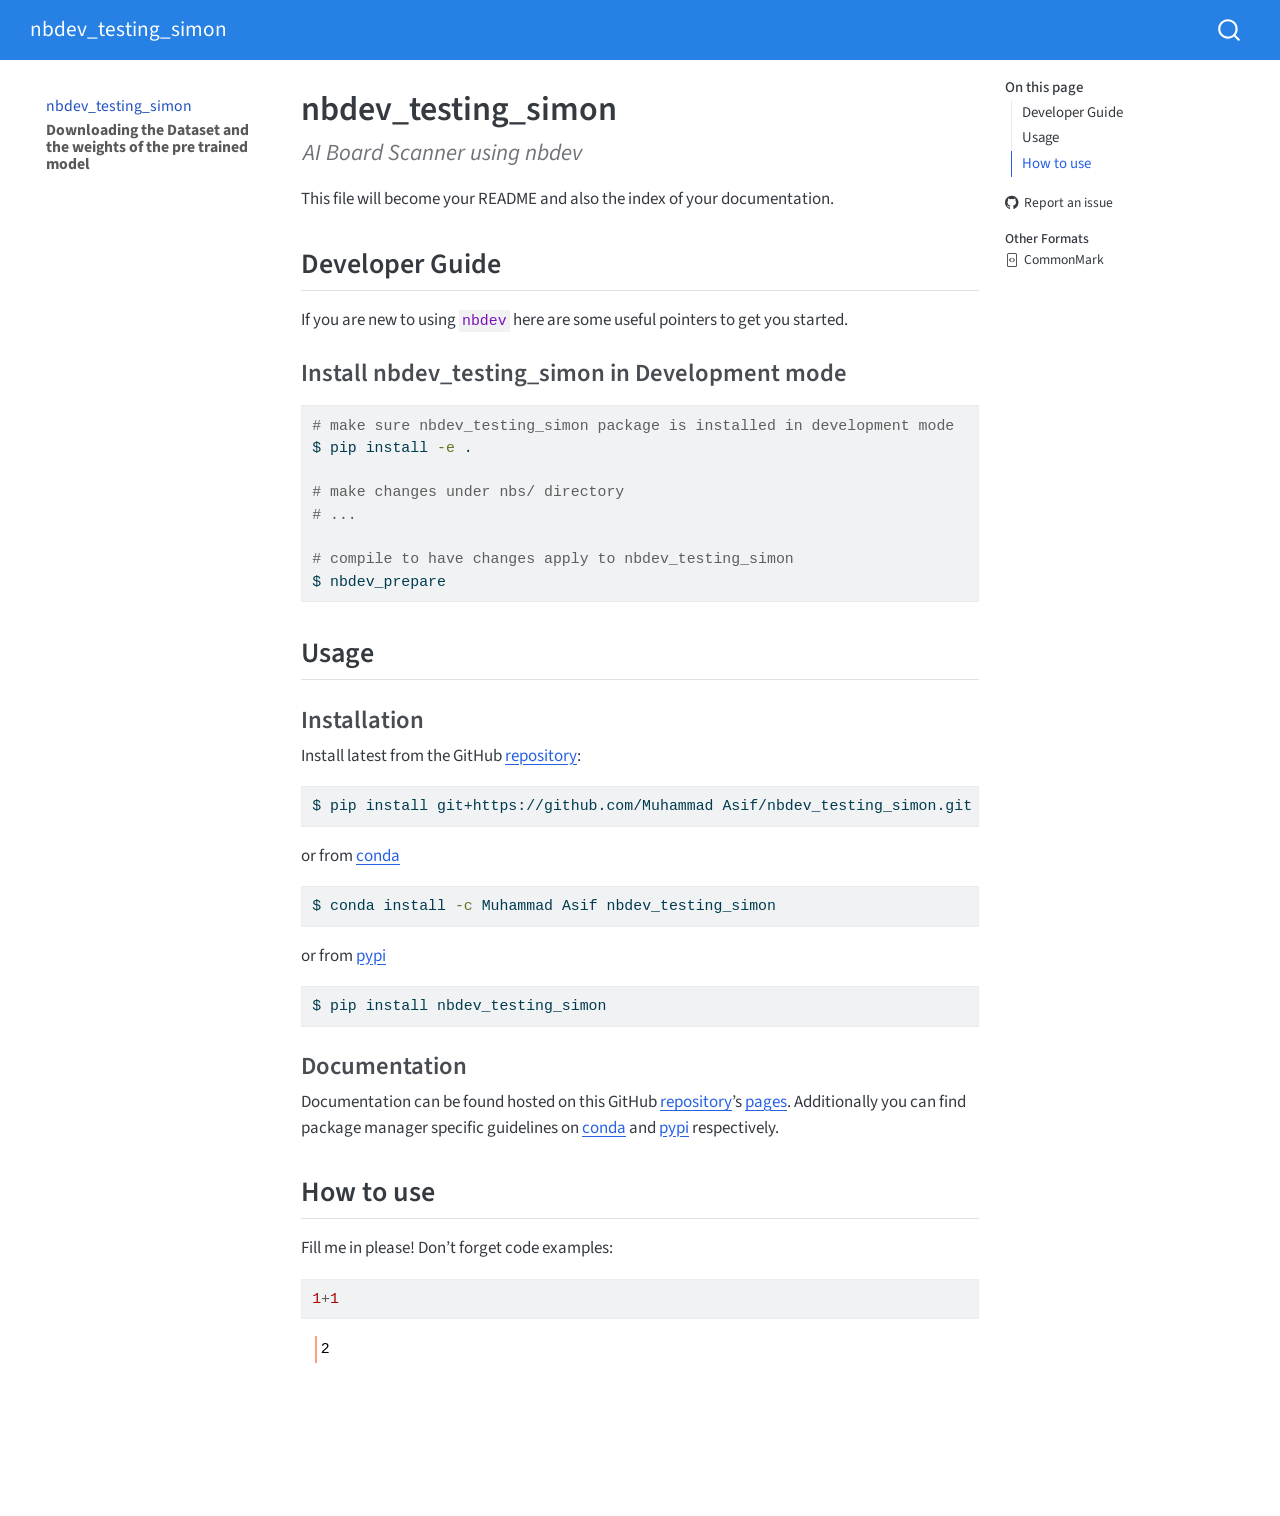
<file: _docs/index.html>
<!DOCTYPE html>
<html xmlns="http://www.w3.org/1999/xhtml" lang="en" xml:lang="en"><head>

<meta charset="utf-8">
<meta name="generator" content="quarto-1.8.26">

<meta name="viewport" content="width=device-width, initial-scale=1.0, user-scalable=yes">

<meta name="description" content="AI Board Scanner using nbdev">

<title>nbdev_testing_simon</title>
<style>
code{white-space: pre-wrap;}
span.smallcaps{font-variant: small-caps;}
div.columns{display: flex; gap: min(4vw, 1.5em);}
div.column{flex: auto; overflow-x: auto;}
div.hanging-indent{margin-left: 1.5em; text-indent: -1.5em;}
ul.task-list{list-style: none;}
ul.task-list li input[type="checkbox"] {
  width: 0.8em;
  margin: 0 0.8em 0.2em -1em; /* quarto-specific, see https://github.com/quarto-dev/quarto-cli/issues/4556 */ 
  vertical-align: middle;
}
/* CSS for syntax highlighting */
html { -webkit-text-size-adjust: 100%; }
pre > code.sourceCode { white-space: pre; position: relative; }
pre > code.sourceCode > span { display: inline-block; line-height: 1.25; }
pre > code.sourceCode > span:empty { height: 1.2em; }
.sourceCode { overflow: visible; }
code.sourceCode > span { color: inherit; text-decoration: inherit; }
div.sourceCode { margin: 1em 0; }
pre.sourceCode { margin: 0; }
@media screen {
div.sourceCode { overflow: auto; }
}
@media print {
pre > code.sourceCode { white-space: pre-wrap; }
pre > code.sourceCode > span { text-indent: -5em; padding-left: 5em; }
}
pre.numberSource code
  { counter-reset: source-line 0; }
pre.numberSource code > span
  { position: relative; left: -4em; counter-increment: source-line; }
pre.numberSource code > span > a:first-child::before
  { content: counter(source-line);
    position: relative; left: -1em; text-align: right; vertical-align: baseline;
    border: none; display: inline-block;
    -webkit-touch-callout: none; -webkit-user-select: none;
    -khtml-user-select: none; -moz-user-select: none;
    -ms-user-select: none; user-select: none;
    padding: 0 4px; width: 4em;
  }
pre.numberSource { margin-left: 3em;  padding-left: 4px; }
div.sourceCode
  {   }
@media screen {
pre > code.sourceCode > span > a:first-child::before { text-decoration: underline; }
}
</style>


<script src="site_libs/quarto-nav/quarto-nav.js"></script>
<script src="site_libs/quarto-nav/headroom.min.js"></script>
<script src="site_libs/clipboard/clipboard.min.js"></script>
<script src="site_libs/quarto-search/autocomplete.umd.js"></script>
<script src="site_libs/quarto-search/fuse.min.js"></script>
<script src="site_libs/quarto-search/quarto-search.js"></script>
<meta name="quarto:offset" content="./">
<script src="site_libs/quarto-html/quarto.js" type="module"></script>
<script src="site_libs/quarto-html/tabsets/tabsets.js" type="module"></script>
<script src="site_libs/quarto-html/axe/axe-check.js" type="module"></script>
<script src="site_libs/quarto-html/popper.min.js"></script>
<script src="site_libs/quarto-html/tippy.umd.min.js"></script>
<script src="site_libs/quarto-html/anchor.min.js"></script>
<link href="site_libs/quarto-html/tippy.css" rel="stylesheet">
<link href="site_libs/quarto-html/quarto-syntax-highlighting-587c61ba64f3a5504c4d52d930310e48.css" rel="stylesheet" id="quarto-text-highlighting-styles">
<script src="site_libs/bootstrap/bootstrap.min.js"></script>
<link href="site_libs/bootstrap/bootstrap-icons.css" rel="stylesheet">
<link href="site_libs/bootstrap/bootstrap-4369b3b467e4dfc43c03312748781de1.min.css" rel="stylesheet" append-hash="true" id="quarto-bootstrap" data-mode="light">
<script id="quarto-search-options" type="application/json">{
  "location": "navbar",
  "copy-button": false,
  "collapse-after": 3,
  "panel-placement": "end",
  "type": "overlay",
  "limit": 50,
  "keyboard-shortcut": [
    "f",
    "/",
    "s"
  ],
  "show-item-context": false,
  "language": {
    "search-no-results-text": "No results",
    "search-matching-documents-text": "matching documents",
    "search-copy-link-title": "Copy link to search",
    "search-hide-matches-text": "Hide additional matches",
    "search-more-match-text": "more match in this document",
    "search-more-matches-text": "more matches in this document",
    "search-clear-button-title": "Clear",
    "search-text-placeholder": "",
    "search-detached-cancel-button-title": "Cancel",
    "search-submit-button-title": "Submit",
    "search-label": "Search"
  }
}</script>


<link rel="stylesheet" href="styles.css">
<meta property="og:title" content="nbdev_testing_simon">
<meta property="og:description" content="AI Board Scanner using nbdev">
<meta property="og:site_name" content="nbdev_testing_simon">
<meta name="twitter:title" content="nbdev_testing_simon">
<meta name="twitter:description" content="AI Board Scanner using nbdev">
<meta name="twitter:card" content="summary">
</head>

<body class="nav-sidebar floating nav-fixed quarto-light">

<div id="quarto-search-results"></div>
  <header id="quarto-header" class="headroom fixed-top">
    <nav class="navbar navbar-expand-lg " data-bs-theme="dark">
      <div class="navbar-container container-fluid">
      <div class="navbar-brand-container mx-auto">
    <a class="navbar-brand" href="./index.html">
    <span class="navbar-title">nbdev_testing_simon</span>
    </a>
  </div>
        <div class="quarto-navbar-tools tools-end">
</div>
          <div id="quarto-search" class="" title="Search"></div>
      </div> <!-- /container-fluid -->
    </nav>
  <nav class="quarto-secondary-nav">
    <div class="container-fluid d-flex">
      <button type="button" class="quarto-btn-toggle btn" data-bs-toggle="collapse" role="button" data-bs-target=".quarto-sidebar-collapse-item" aria-controls="quarto-sidebar" aria-expanded="false" aria-label="Toggle sidebar navigation" onclick="if (window.quartoToggleHeadroom) { window.quartoToggleHeadroom(); }">
        <i class="bi bi-layout-text-sidebar-reverse"></i>
      </button>
        <nav class="quarto-page-breadcrumbs" aria-label="breadcrumb"><ol class="breadcrumb"><li class="breadcrumb-item"><a href="./index.html">nbdev_testing_simon</a></li></ol></nav>
        <a class="flex-grow-1" role="navigation" data-bs-toggle="collapse" data-bs-target=".quarto-sidebar-collapse-item" aria-controls="quarto-sidebar" aria-expanded="false" aria-label="Toggle sidebar navigation" onclick="if (window.quartoToggleHeadroom) { window.quartoToggleHeadroom(); }">      
        </a>
    </div>
  </nav>
</header>
<!-- content -->
<div id="quarto-content" class="quarto-container page-columns page-rows-contents page-layout-article page-navbar">
<!-- sidebar -->
  <nav id="quarto-sidebar" class="sidebar collapse collapse-horizontal quarto-sidebar-collapse-item sidebar-navigation floating overflow-auto">
    <div class="sidebar-menu-container"> 
    <ul class="list-unstyled mt-1">
        <li class="sidebar-item">
  <div class="sidebar-item-container"> 
  <a href="./index.html" class="sidebar-item-text sidebar-link active">
 <span class="menu-text">nbdev_testing_simon</span></a>
  </div>
</li>
        <li class="sidebar-item">
  <div class="sidebar-item-container"> 
  <a href="./core.html" class="sidebar-item-text sidebar-link">
 <span class="menu-text"><strong>Downloading the Dataset and the weights of the pre trained model</strong></span></a>
  </div>
</li>
    </ul>
    </div>
</nav>
<div id="quarto-sidebar-glass" class="quarto-sidebar-collapse-item" data-bs-toggle="collapse" data-bs-target=".quarto-sidebar-collapse-item"></div>
<!-- margin-sidebar -->
    <div id="quarto-margin-sidebar" class="sidebar margin-sidebar">
        <nav id="TOC" role="doc-toc" class="toc-active">
    <h2 id="toc-title">On this page</h2>
   
  <ul>
  <li><a href="#developer-guide" id="toc-developer-guide" class="nav-link active" data-scroll-target="#developer-guide">Developer Guide</a>
  <ul class="collapse">
  <li><a href="#install-nbdev_testing_simon-in-development-mode" id="toc-install-nbdev_testing_simon-in-development-mode" class="nav-link" data-scroll-target="#install-nbdev_testing_simon-in-development-mode">Install nbdev_testing_simon in Development mode</a></li>
  </ul></li>
  <li><a href="#usage" id="toc-usage" class="nav-link" data-scroll-target="#usage">Usage</a>
  <ul class="collapse">
  <li><a href="#installation" id="toc-installation" class="nav-link" data-scroll-target="#installation">Installation</a></li>
  <li><a href="#documentation" id="toc-documentation" class="nav-link" data-scroll-target="#documentation">Documentation</a></li>
  </ul></li>
  <li><a href="#how-to-use" id="toc-how-to-use" class="nav-link" data-scroll-target="#how-to-use">How to use</a></li>
  </ul>
<div class="toc-actions"><ul><li><a href="https://github.com/Muhammad Asif/nbdev_testing_simon/issues/new" class="toc-action"><i class="bi bi-github"></i>Report an issue</a></li></ul></div><div class="quarto-alternate-formats"><h2>Other Formats</h2><ul><li><a href="index.html.md"><i class="bi bi-file-code"></i>CommonMark</a></li></ul></div></nav>
    </div>
<!-- main -->
<main class="content" id="quarto-document-content">

<header id="title-block-header" class="quarto-title-block default">
<div class="quarto-title">
<h1 class="title">nbdev_testing_simon</h1>
</div>

<div>
  <div class="description">
    AI Board Scanner using nbdev
  </div>
</div>


<div class="quarto-title-meta">

    
  
    
  </div>
  


</header>


<!-- WARNING: THIS FILE WAS AUTOGENERATED! DO NOT EDIT! -->
<p>This file will become your README and also the index of your documentation.</p>
<section id="developer-guide" class="level2">
<h2 class="anchored" data-anchor-id="developer-guide">Developer Guide</h2>
<p>If you are new to using <code>nbdev</code> here are some useful pointers to get you started.</p>
<section id="install-nbdev_testing_simon-in-development-mode" class="level3">
<h3 class="anchored" data-anchor-id="install-nbdev_testing_simon-in-development-mode">Install nbdev_testing_simon in Development mode</h3>
<div class="code-copy-outer-scaffold"><div class="sourceCode" id="cb1"><pre class="sourceCode sh code-with-copy"><code class="sourceCode bash"><span id="cb1-1"><a href="#cb1-1" aria-hidden="true" tabindex="-1"></a><span class="co"># make sure nbdev_testing_simon package is installed in development mode</span></span>
<span id="cb1-2"><a href="#cb1-2" aria-hidden="true" tabindex="-1"></a><span class="ex">$</span> pip install <span class="at">-e</span> .</span>
<span id="cb1-3"><a href="#cb1-3" aria-hidden="true" tabindex="-1"></a></span>
<span id="cb1-4"><a href="#cb1-4" aria-hidden="true" tabindex="-1"></a><span class="co"># make changes under nbs/ directory</span></span>
<span id="cb1-5"><a href="#cb1-5" aria-hidden="true" tabindex="-1"></a><span class="co"># ...</span></span>
<span id="cb1-6"><a href="#cb1-6" aria-hidden="true" tabindex="-1"></a></span>
<span id="cb1-7"><a href="#cb1-7" aria-hidden="true" tabindex="-1"></a><span class="co"># compile to have changes apply to nbdev_testing_simon</span></span>
<span id="cb1-8"><a href="#cb1-8" aria-hidden="true" tabindex="-1"></a><span class="ex">$</span> nbdev_prepare</span></code></pre></div><button title="Copy to Clipboard" class="code-copy-button"><i class="bi"></i></button></div>
</section>
</section>
<section id="usage" class="level2">
<h2 class="anchored" data-anchor-id="usage">Usage</h2>
<section id="installation" class="level3">
<h3 class="anchored" data-anchor-id="installation">Installation</h3>
<p>Install latest from the GitHub <a href="https://github.com/Muhammad%20Asif/nbdev_testing_simon">repository</a>:</p>
<div class="code-copy-outer-scaffold"><div class="sourceCode" id="cb2"><pre class="sourceCode sh code-with-copy"><code class="sourceCode bash"><span id="cb2-1"><a href="#cb2-1" aria-hidden="true" tabindex="-1"></a><span class="ex">$</span> pip install git+https://github.com/Muhammad Asif/nbdev_testing_simon.git</span></code></pre></div><button title="Copy to Clipboard" class="code-copy-button"><i class="bi"></i></button></div>
<p>or from <a href="https://anaconda.org/Muhammad%20Asif/nbdev_testing_simon">conda</a></p>
<div class="code-copy-outer-scaffold"><div class="sourceCode" id="cb3"><pre class="sourceCode sh code-with-copy"><code class="sourceCode bash"><span id="cb3-1"><a href="#cb3-1" aria-hidden="true" tabindex="-1"></a><span class="ex">$</span> conda install <span class="at">-c</span> Muhammad Asif nbdev_testing_simon</span></code></pre></div><button title="Copy to Clipboard" class="code-copy-button"><i class="bi"></i></button></div>
<p>or from <a href="https://pypi.org/project/nbdev_testing_simon/">pypi</a></p>
<div class="code-copy-outer-scaffold"><div class="sourceCode" id="cb4"><pre class="sourceCode sh code-with-copy"><code class="sourceCode bash"><span id="cb4-1"><a href="#cb4-1" aria-hidden="true" tabindex="-1"></a><span class="ex">$</span> pip install nbdev_testing_simon</span></code></pre></div><button title="Copy to Clipboard" class="code-copy-button"><i class="bi"></i></button></div>
</section>
<section id="documentation" class="level3">
<h3 class="anchored" data-anchor-id="documentation">Documentation</h3>
<p>Documentation can be found hosted on this GitHub <a href="https://github.com/Muhammad%20Asif/nbdev_testing_simon">repository</a>’s <a href="https://Muhammad%20Asif.github.io/nbdev_testing_simon/">pages</a>. Additionally you can find package manager specific guidelines on <a href="https://anaconda.org/Muhammad%20Asif/nbdev_testing_simon">conda</a> and <a href="https://pypi.org/project/nbdev_testing_simon/">pypi</a> respectively.</p>
</section>
</section>
<section id="how-to-use" class="level2">
<h2 class="anchored" data-anchor-id="how-to-use">How to use</h2>
<p>Fill me in please! Don’t forget code examples:</p>
<div id="cell-14" class="cell">
<div class="code-copy-outer-scaffold"><div class="sourceCode cell-code" id="cb5"><pre class="sourceCode python code-with-copy"><code class="sourceCode python"><span id="cb5-1"><a href="#cb5-1" aria-hidden="true" tabindex="-1"></a><span class="dv">1</span><span class="op">+</span><span class="dv">1</span></span></code></pre></div><button title="Copy to Clipboard" class="code-copy-button"><i class="bi"></i></button></div>
<div class="cell-output cell-output-display">
<pre><code>2</code></pre>
</div>
</div>


</section>

</main> <!-- /main -->
<script id="quarto-html-after-body" type="application/javascript">
  window.document.addEventListener("DOMContentLoaded", function (event) {
    const icon = "";
    const anchorJS = new window.AnchorJS();
    anchorJS.options = {
      placement: 'right',
      icon: icon
    };
    anchorJS.add('.anchored');
    const isCodeAnnotation = (el) => {
      for (const clz of el.classList) {
        if (clz.startsWith('code-annotation-')) {                     
          return true;
        }
      }
      return false;
    }
    const onCopySuccess = function(e) {
      // button target
      const button = e.trigger;
      // don't keep focus
      button.blur();
      // flash "checked"
      button.classList.add('code-copy-button-checked');
      var currentTitle = button.getAttribute("title");
      button.setAttribute("title", "Copied!");
      let tooltip;
      if (window.bootstrap) {
        button.setAttribute("data-bs-toggle", "tooltip");
        button.setAttribute("data-bs-placement", "left");
        button.setAttribute("data-bs-title", "Copied!");
        tooltip = new bootstrap.Tooltip(button, 
          { trigger: "manual", 
            customClass: "code-copy-button-tooltip",
            offset: [0, -8]});
        tooltip.show();    
      }
      setTimeout(function() {
        if (tooltip) {
          tooltip.hide();
          button.removeAttribute("data-bs-title");
          button.removeAttribute("data-bs-toggle");
          button.removeAttribute("data-bs-placement");
        }
        button.setAttribute("title", currentTitle);
        button.classList.remove('code-copy-button-checked');
      }, 1000);
      // clear code selection
      e.clearSelection();
    }
    const getTextToCopy = function(trigger) {
      const outerScaffold = trigger.parentElement.cloneNode(true);
      const codeEl = outerScaffold.querySelector('code');
      for (const childEl of codeEl.children) {
        if (isCodeAnnotation(childEl)) {
          childEl.remove();
        }
      }
      return codeEl.innerText;
    }
    const clipboard = new window.ClipboardJS('.code-copy-button:not([data-in-quarto-modal])', {
      text: getTextToCopy
    });
    clipboard.on('success', onCopySuccess);
    if (window.document.getElementById('quarto-embedded-source-code-modal')) {
      const clipboardModal = new window.ClipboardJS('.code-copy-button[data-in-quarto-modal]', {
        text: getTextToCopy,
        container: window.document.getElementById('quarto-embedded-source-code-modal')
      });
      clipboardModal.on('success', onCopySuccess);
    }
      var localhostRegex = new RegExp(/^(?:http|https):\/\/localhost\:?[0-9]*\//);
      var mailtoRegex = new RegExp(/^mailto:/);
        var filterRegex = new RegExp("https:\/\/Muhammad Asif\.github\.io\/nbdev_testing_simon");
      var isInternal = (href) => {
          return filterRegex.test(href) || localhostRegex.test(href) || mailtoRegex.test(href);
      }
      // Inspect non-navigation links and adorn them if external
     var links = window.document.querySelectorAll('a[href]:not(.nav-link):not(.navbar-brand):not(.toc-action):not(.sidebar-link):not(.sidebar-item-toggle):not(.pagination-link):not(.no-external):not([aria-hidden]):not(.dropdown-item):not(.quarto-navigation-tool):not(.about-link)');
      for (var i=0; i<links.length; i++) {
        const link = links[i];
        if (!isInternal(link.href)) {
          // undo the damage that might have been done by quarto-nav.js in the case of
          // links that we want to consider external
          if (link.dataset.originalHref !== undefined) {
            link.href = link.dataset.originalHref;
          }
        }
      }
    function tippyHover(el, contentFn, onTriggerFn, onUntriggerFn) {
      const config = {
        allowHTML: true,
        maxWidth: 500,
        delay: 100,
        arrow: false,
        appendTo: function(el) {
            return el.parentElement;
        },
        interactive: true,
        interactiveBorder: 10,
        theme: 'quarto',
        placement: 'bottom-start',
      };
      if (contentFn) {
        config.content = contentFn;
      }
      if (onTriggerFn) {
        config.onTrigger = onTriggerFn;
      }
      if (onUntriggerFn) {
        config.onUntrigger = onUntriggerFn;
      }
      window.tippy(el, config); 
    }
    const noterefs = window.document.querySelectorAll('a[role="doc-noteref"]');
    for (var i=0; i<noterefs.length; i++) {
      const ref = noterefs[i];
      tippyHover(ref, function() {
        // use id or data attribute instead here
        let href = ref.getAttribute('data-footnote-href') || ref.getAttribute('href');
        try { href = new URL(href).hash; } catch {}
        const id = href.replace(/^#\/?/, "");
        const note = window.document.getElementById(id);
        if (note) {
          return note.innerHTML;
        } else {
          return "";
        }
      });
    }
    const xrefs = window.document.querySelectorAll('a.quarto-xref');
    const processXRef = (id, note) => {
      // Strip column container classes
      const stripColumnClz = (el) => {
        el.classList.remove("page-full", "page-columns");
        if (el.children) {
          for (const child of el.children) {
            stripColumnClz(child);
          }
        }
      }
      stripColumnClz(note)
      if (id === null || id.startsWith('sec-')) {
        // Special case sections, only their first couple elements
        const container = document.createElement("div");
        if (note.children && note.children.length > 2) {
          container.appendChild(note.children[0].cloneNode(true));
          for (let i = 1; i < note.children.length; i++) {
            const child = note.children[i];
            if (child.tagName === "P" && child.innerText === "") {
              continue;
            } else {
              container.appendChild(child.cloneNode(true));
              break;
            }
          }
          if (window.Quarto?.typesetMath) {
            window.Quarto.typesetMath(container);
          }
          return container.innerHTML
        } else {
          if (window.Quarto?.typesetMath) {
            window.Quarto.typesetMath(note);
          }
          return note.innerHTML;
        }
      } else {
        // Remove any anchor links if they are present
        const anchorLink = note.querySelector('a.anchorjs-link');
        if (anchorLink) {
          anchorLink.remove();
        }
        if (window.Quarto?.typesetMath) {
          window.Quarto.typesetMath(note);
        }
        if (note.classList.contains("callout")) {
          return note.outerHTML;
        } else {
          return note.innerHTML;
        }
      }
    }
    for (var i=0; i<xrefs.length; i++) {
      const xref = xrefs[i];
      tippyHover(xref, undefined, function(instance) {
        instance.disable();
        let url = xref.getAttribute('href');
        let hash = undefined; 
        if (url.startsWith('#')) {
          hash = url;
        } else {
          try { hash = new URL(url).hash; } catch {}
        }
        if (hash) {
          const id = hash.replace(/^#\/?/, "");
          const note = window.document.getElementById(id);
          if (note !== null) {
            try {
              const html = processXRef(id, note.cloneNode(true));
              instance.setContent(html);
            } finally {
              instance.enable();
              instance.show();
            }
          } else {
            // See if we can fetch this
            fetch(url.split('#')[0])
            .then(res => res.text())
            .then(html => {
              const parser = new DOMParser();
              const htmlDoc = parser.parseFromString(html, "text/html");
              const note = htmlDoc.getElementById(id);
              if (note !== null) {
                const html = processXRef(id, note);
                instance.setContent(html);
              } 
            }).finally(() => {
              instance.enable();
              instance.show();
            });
          }
        } else {
          // See if we can fetch a full url (with no hash to target)
          // This is a special case and we should probably do some content thinning / targeting
          fetch(url)
          .then(res => res.text())
          .then(html => {
            const parser = new DOMParser();
            const htmlDoc = parser.parseFromString(html, "text/html");
            const note = htmlDoc.querySelector('main.content');
            if (note !== null) {
              // This should only happen for chapter cross references
              // (since there is no id in the URL)
              // remove the first header
              if (note.children.length > 0 && note.children[0].tagName === "HEADER") {
                note.children[0].remove();
              }
              const html = processXRef(null, note);
              instance.setContent(html);
            } 
          }).finally(() => {
            instance.enable();
            instance.show();
          });
        }
      }, function(instance) {
      });
    }
        let selectedAnnoteEl;
        const selectorForAnnotation = ( cell, annotation) => {
          let cellAttr = 'data-code-cell="' + cell + '"';
          let lineAttr = 'data-code-annotation="' +  annotation + '"';
          const selector = 'span[' + cellAttr + '][' + lineAttr + ']';
          return selector;
        }
        const selectCodeLines = (annoteEl) => {
          const doc = window.document;
          const targetCell = annoteEl.getAttribute("data-target-cell");
          const targetAnnotation = annoteEl.getAttribute("data-target-annotation");
          const annoteSpan = window.document.querySelector(selectorForAnnotation(targetCell, targetAnnotation));
          const lines = annoteSpan.getAttribute("data-code-lines").split(",");
          const lineIds = lines.map((line) => {
            return targetCell + "-" + line;
          })
          let top = null;
          let height = null;
          let parent = null;
          if (lineIds.length > 0) {
              //compute the position of the single el (top and bottom and make a div)
              const el = window.document.getElementById(lineIds[0]);
              top = el.offsetTop;
              height = el.offsetHeight;
              parent = el.parentElement.parentElement;
            if (lineIds.length > 1) {
              const lastEl = window.document.getElementById(lineIds[lineIds.length - 1]);
              const bottom = lastEl.offsetTop + lastEl.offsetHeight;
              height = bottom - top;
            }
            if (top !== null && height !== null && parent !== null) {
              // cook up a div (if necessary) and position it 
              let div = window.document.getElementById("code-annotation-line-highlight");
              if (div === null) {
                div = window.document.createElement("div");
                div.setAttribute("id", "code-annotation-line-highlight");
                div.style.position = 'absolute';
                parent.appendChild(div);
              }
              div.style.top = top - 2 + "px";
              div.style.height = height + 4 + "px";
              div.style.left = 0;
              let gutterDiv = window.document.getElementById("code-annotation-line-highlight-gutter");
              if (gutterDiv === null) {
                gutterDiv = window.document.createElement("div");
                gutterDiv.setAttribute("id", "code-annotation-line-highlight-gutter");
                gutterDiv.style.position = 'absolute';
                const codeCell = window.document.getElementById(targetCell);
                const gutter = codeCell.querySelector('.code-annotation-gutter');
                gutter.appendChild(gutterDiv);
              }
              gutterDiv.style.top = top - 2 + "px";
              gutterDiv.style.height = height + 4 + "px";
            }
            selectedAnnoteEl = annoteEl;
          }
        };
        const unselectCodeLines = () => {
          const elementsIds = ["code-annotation-line-highlight", "code-annotation-line-highlight-gutter"];
          elementsIds.forEach((elId) => {
            const div = window.document.getElementById(elId);
            if (div) {
              div.remove();
            }
          });
          selectedAnnoteEl = undefined;
        };
          // Handle positioning of the toggle
      window.addEventListener(
        "resize",
        throttle(() => {
          elRect = undefined;
          if (selectedAnnoteEl) {
            selectCodeLines(selectedAnnoteEl);
          }
        }, 10)
      );
      function throttle(fn, ms) {
      let throttle = false;
      let timer;
        return (...args) => {
          if(!throttle) { // first call gets through
              fn.apply(this, args);
              throttle = true;
          } else { // all the others get throttled
              if(timer) clearTimeout(timer); // cancel #2
              timer = setTimeout(() => {
                fn.apply(this, args);
                timer = throttle = false;
              }, ms);
          }
        };
      }
        // Attach click handler to the DT
        const annoteDls = window.document.querySelectorAll('dt[data-target-cell]');
        for (const annoteDlNode of annoteDls) {
          annoteDlNode.addEventListener('click', (event) => {
            const clickedEl = event.target;
            if (clickedEl !== selectedAnnoteEl) {
              unselectCodeLines();
              const activeEl = window.document.querySelector('dt[data-target-cell].code-annotation-active');
              if (activeEl) {
                activeEl.classList.remove('code-annotation-active');
              }
              selectCodeLines(clickedEl);
              clickedEl.classList.add('code-annotation-active');
            } else {
              // Unselect the line
              unselectCodeLines();
              clickedEl.classList.remove('code-annotation-active');
            }
          });
        }
    const findCites = (el) => {
      const parentEl = el.parentElement;
      if (parentEl) {
        const cites = parentEl.dataset.cites;
        if (cites) {
          return {
            el,
            cites: cites.split(' ')
          };
        } else {
          return findCites(el.parentElement)
        }
      } else {
        return undefined;
      }
    };
    var bibliorefs = window.document.querySelectorAll('a[role="doc-biblioref"]');
    for (var i=0; i<bibliorefs.length; i++) {
      const ref = bibliorefs[i];
      const citeInfo = findCites(ref);
      if (citeInfo) {
        tippyHover(citeInfo.el, function() {
          var popup = window.document.createElement('div');
          citeInfo.cites.forEach(function(cite) {
            var citeDiv = window.document.createElement('div');
            citeDiv.classList.add('hanging-indent');
            citeDiv.classList.add('csl-entry');
            var biblioDiv = window.document.getElementById('ref-' + cite);
            if (biblioDiv) {
              citeDiv.innerHTML = biblioDiv.innerHTML;
            }
            popup.appendChild(citeDiv);
          });
          return popup.innerHTML;
        });
      }
    }
  });
  </script>
</div> <!-- /content -->




<footer class="footer"><div class="nav-footer"><div class="nav-footer-center"><div class="toc-actions d-sm-block d-md-none"><ul><li><a href="https://github.com/Muhammad Asif/nbdev_testing_simon/issues/new" class="toc-action"><i class="bi bi-github"></i>Report an issue</a></li></ul></div></div></div></footer></body></html>
</file>
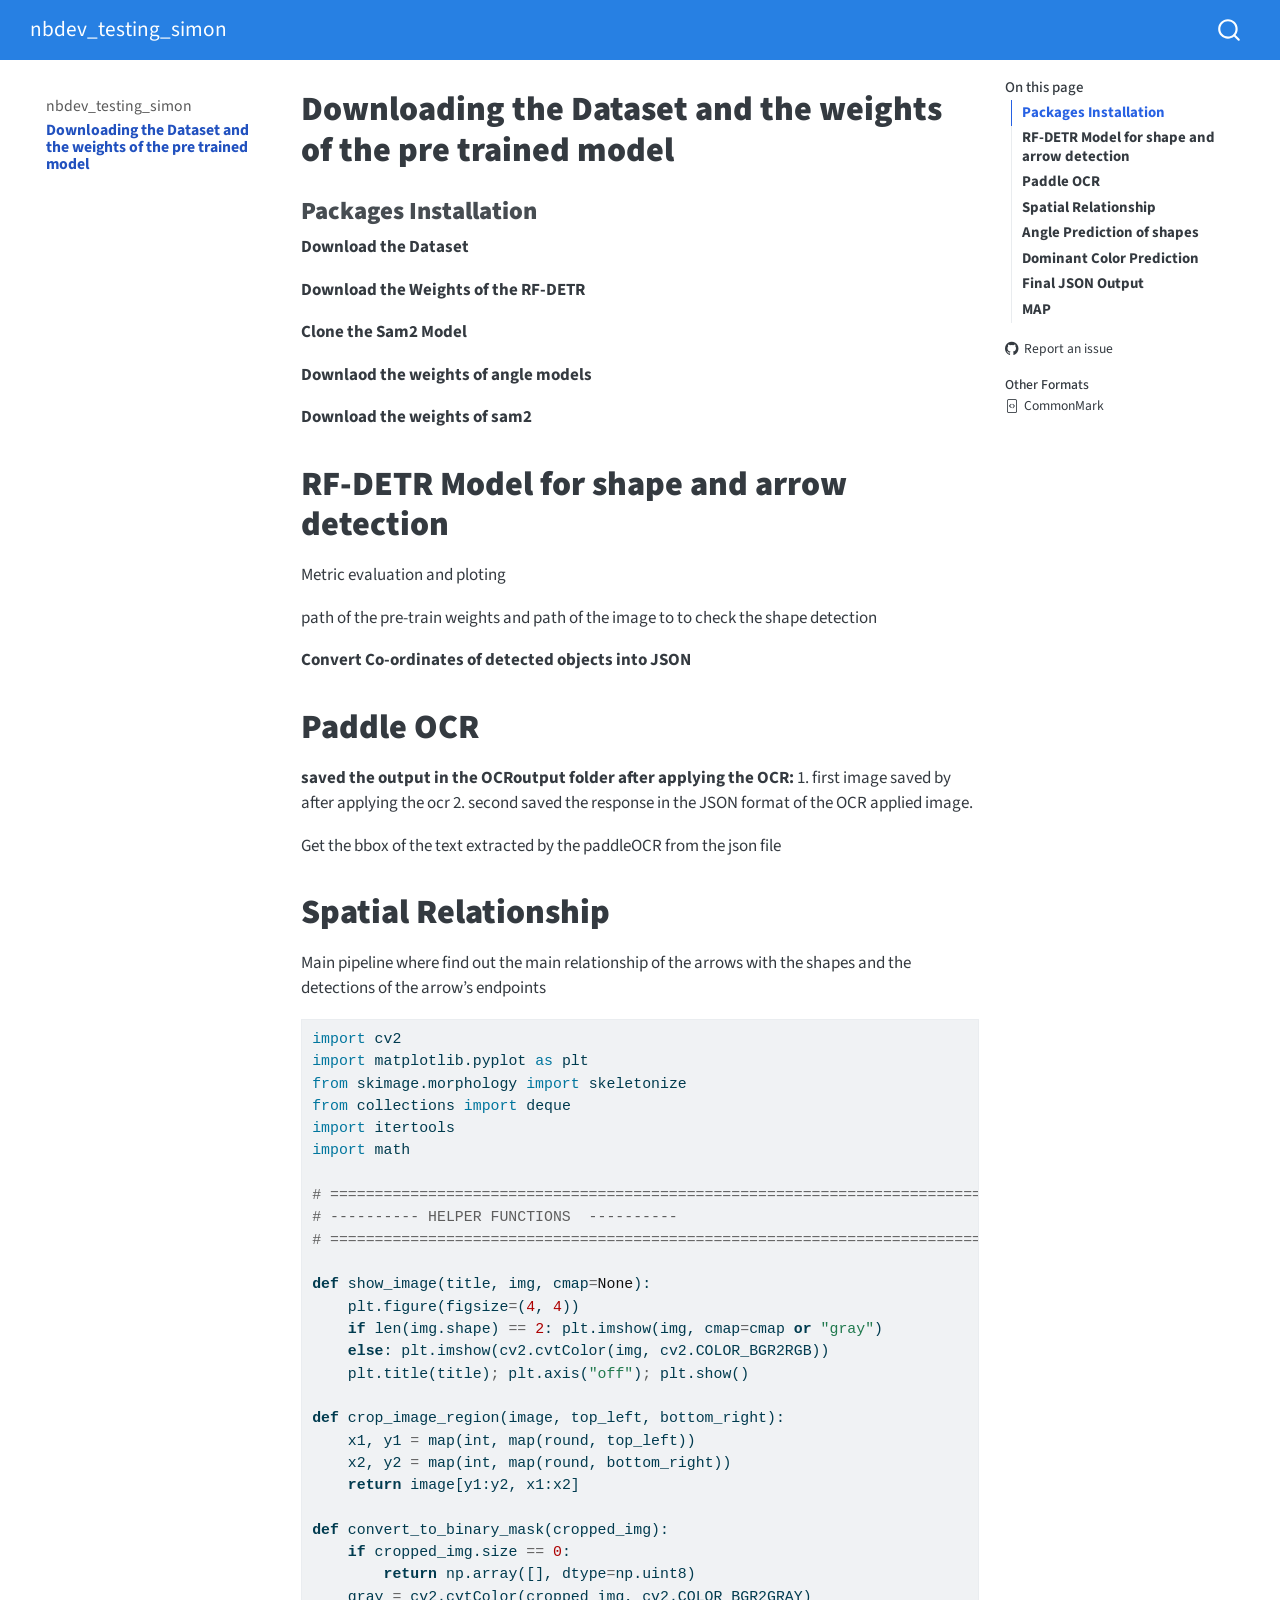
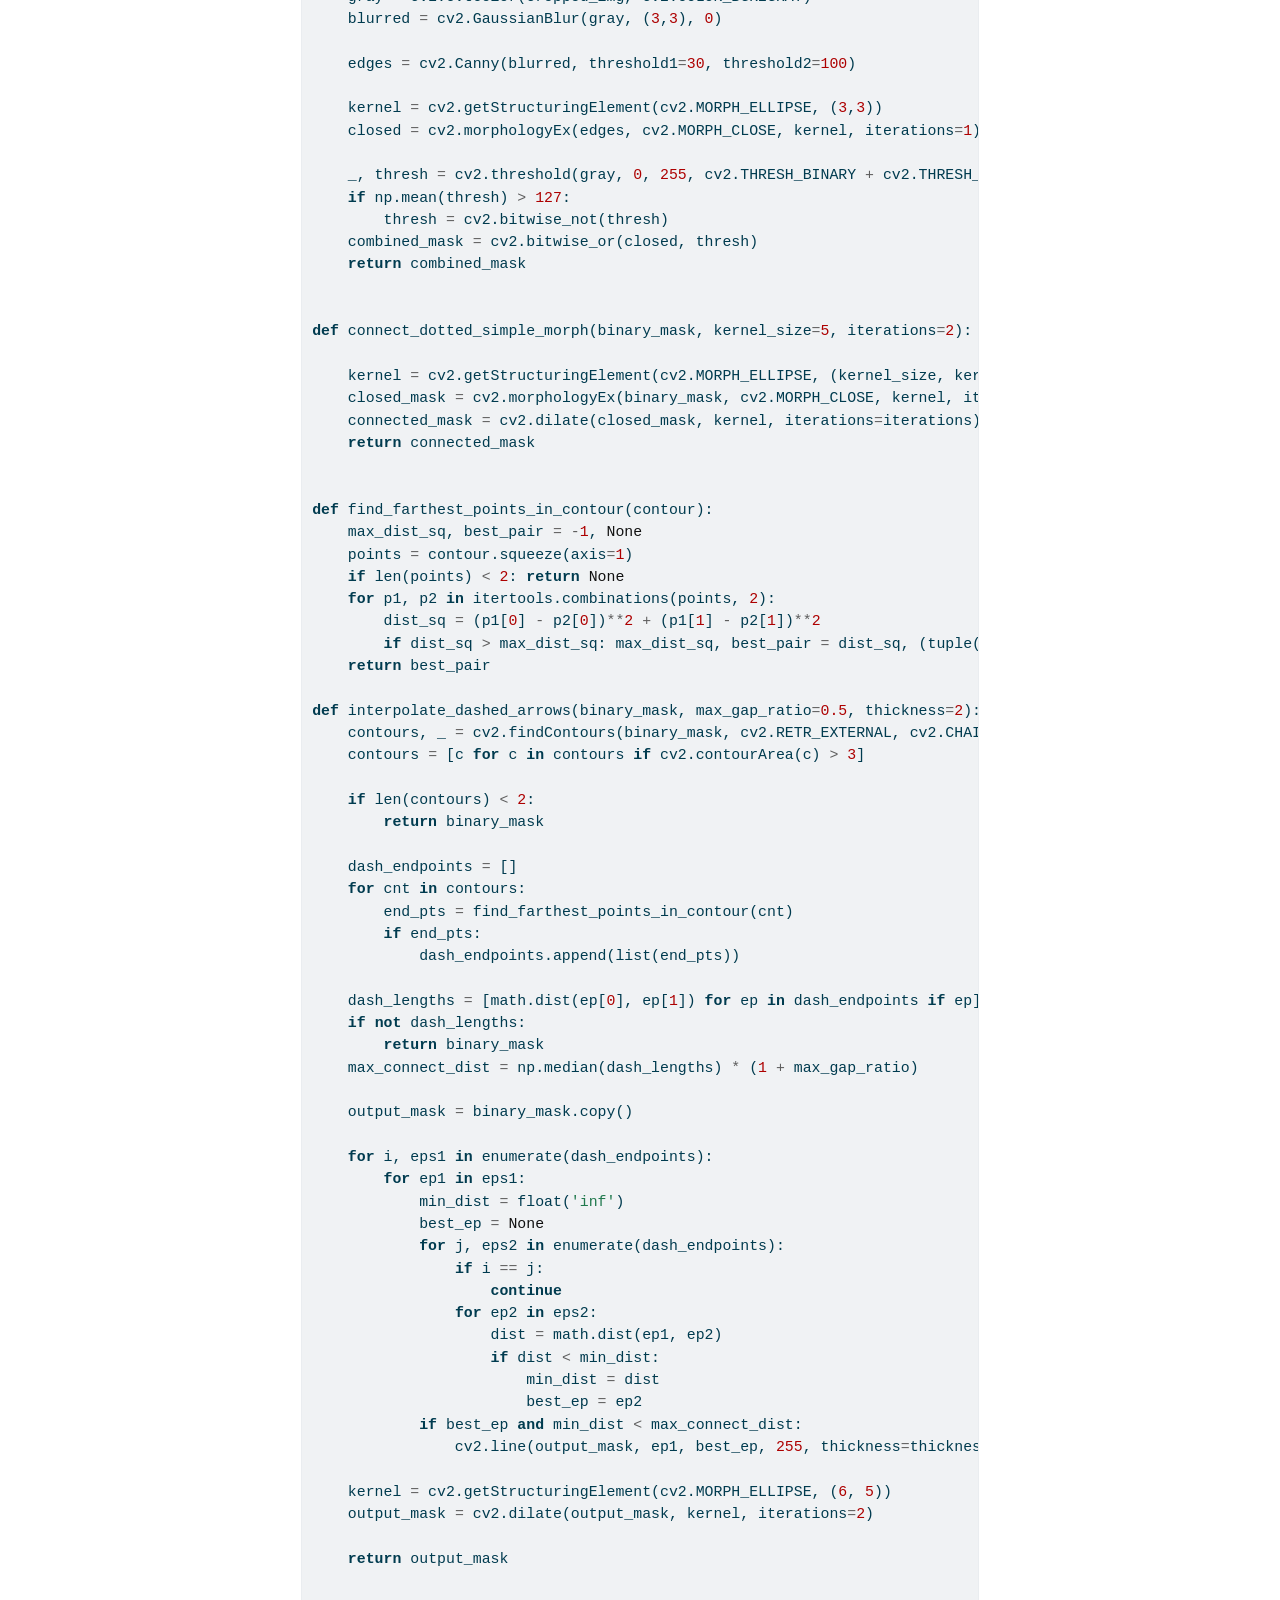
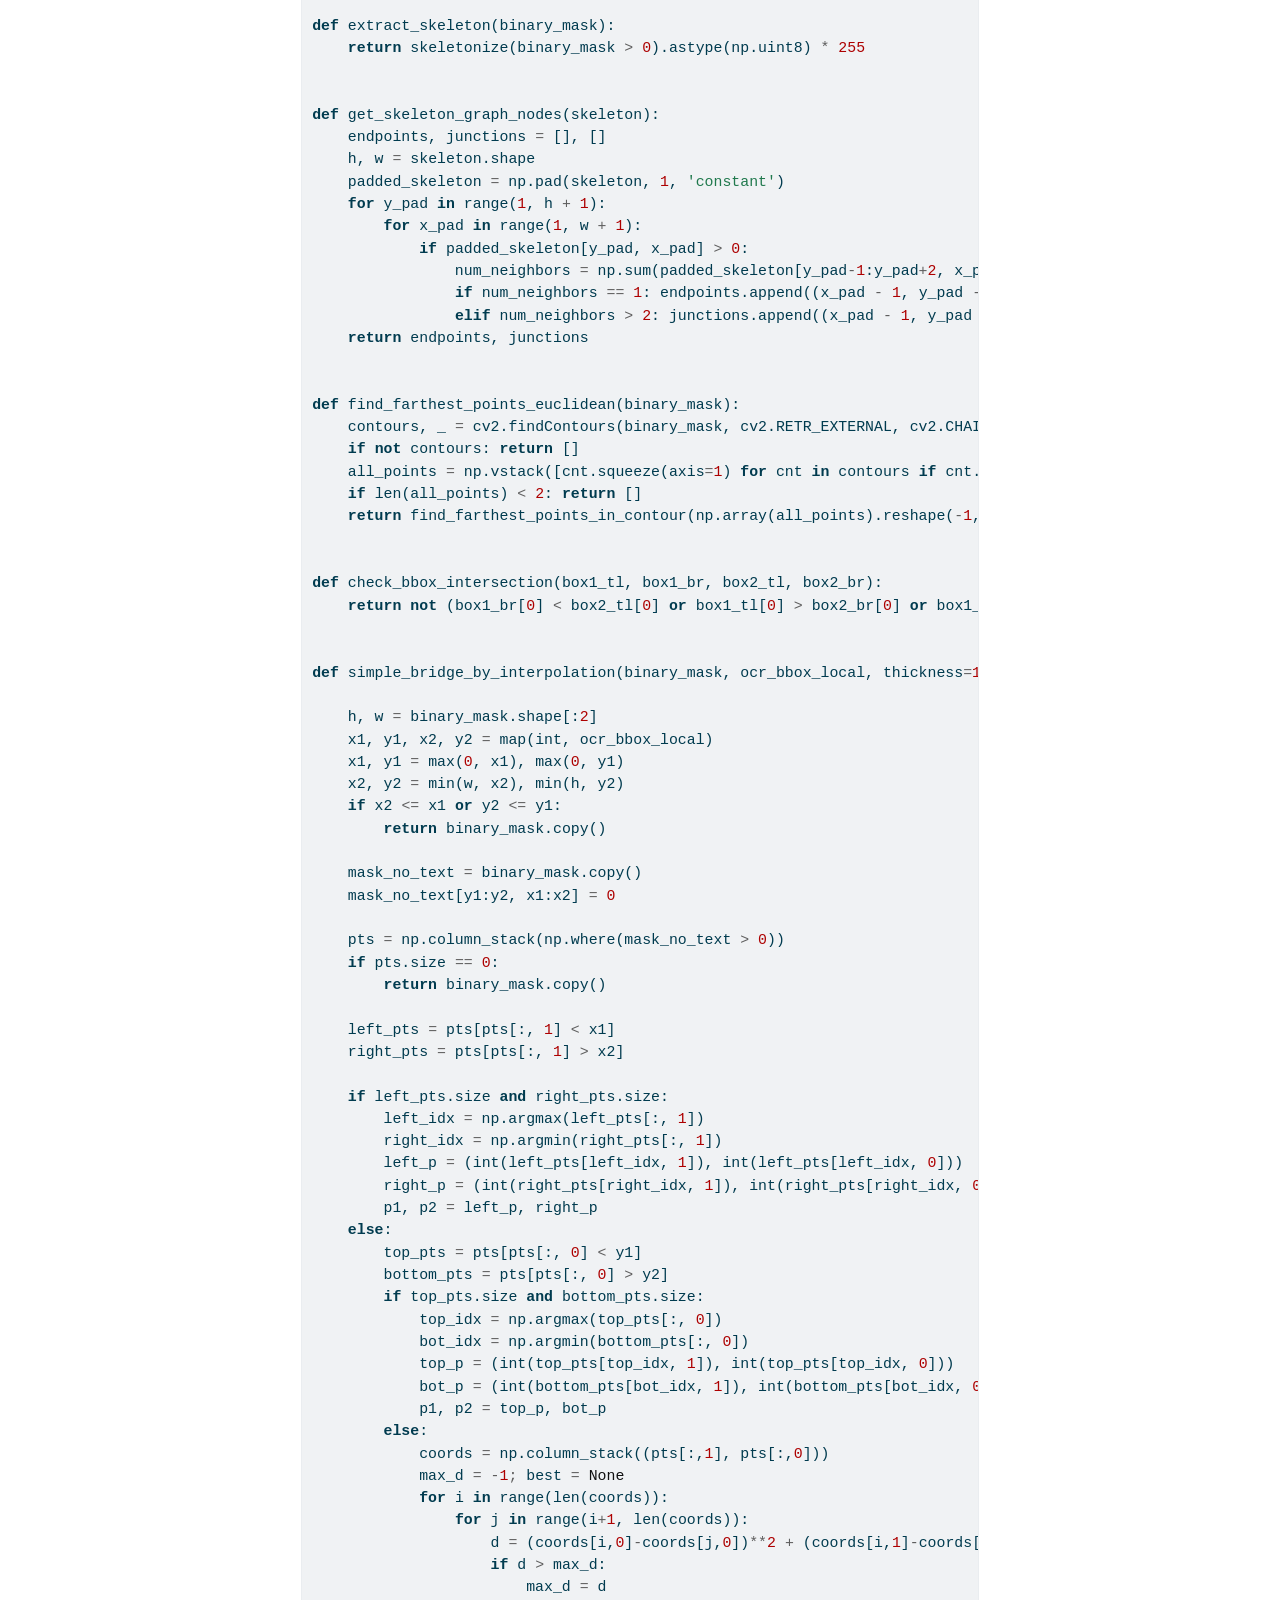
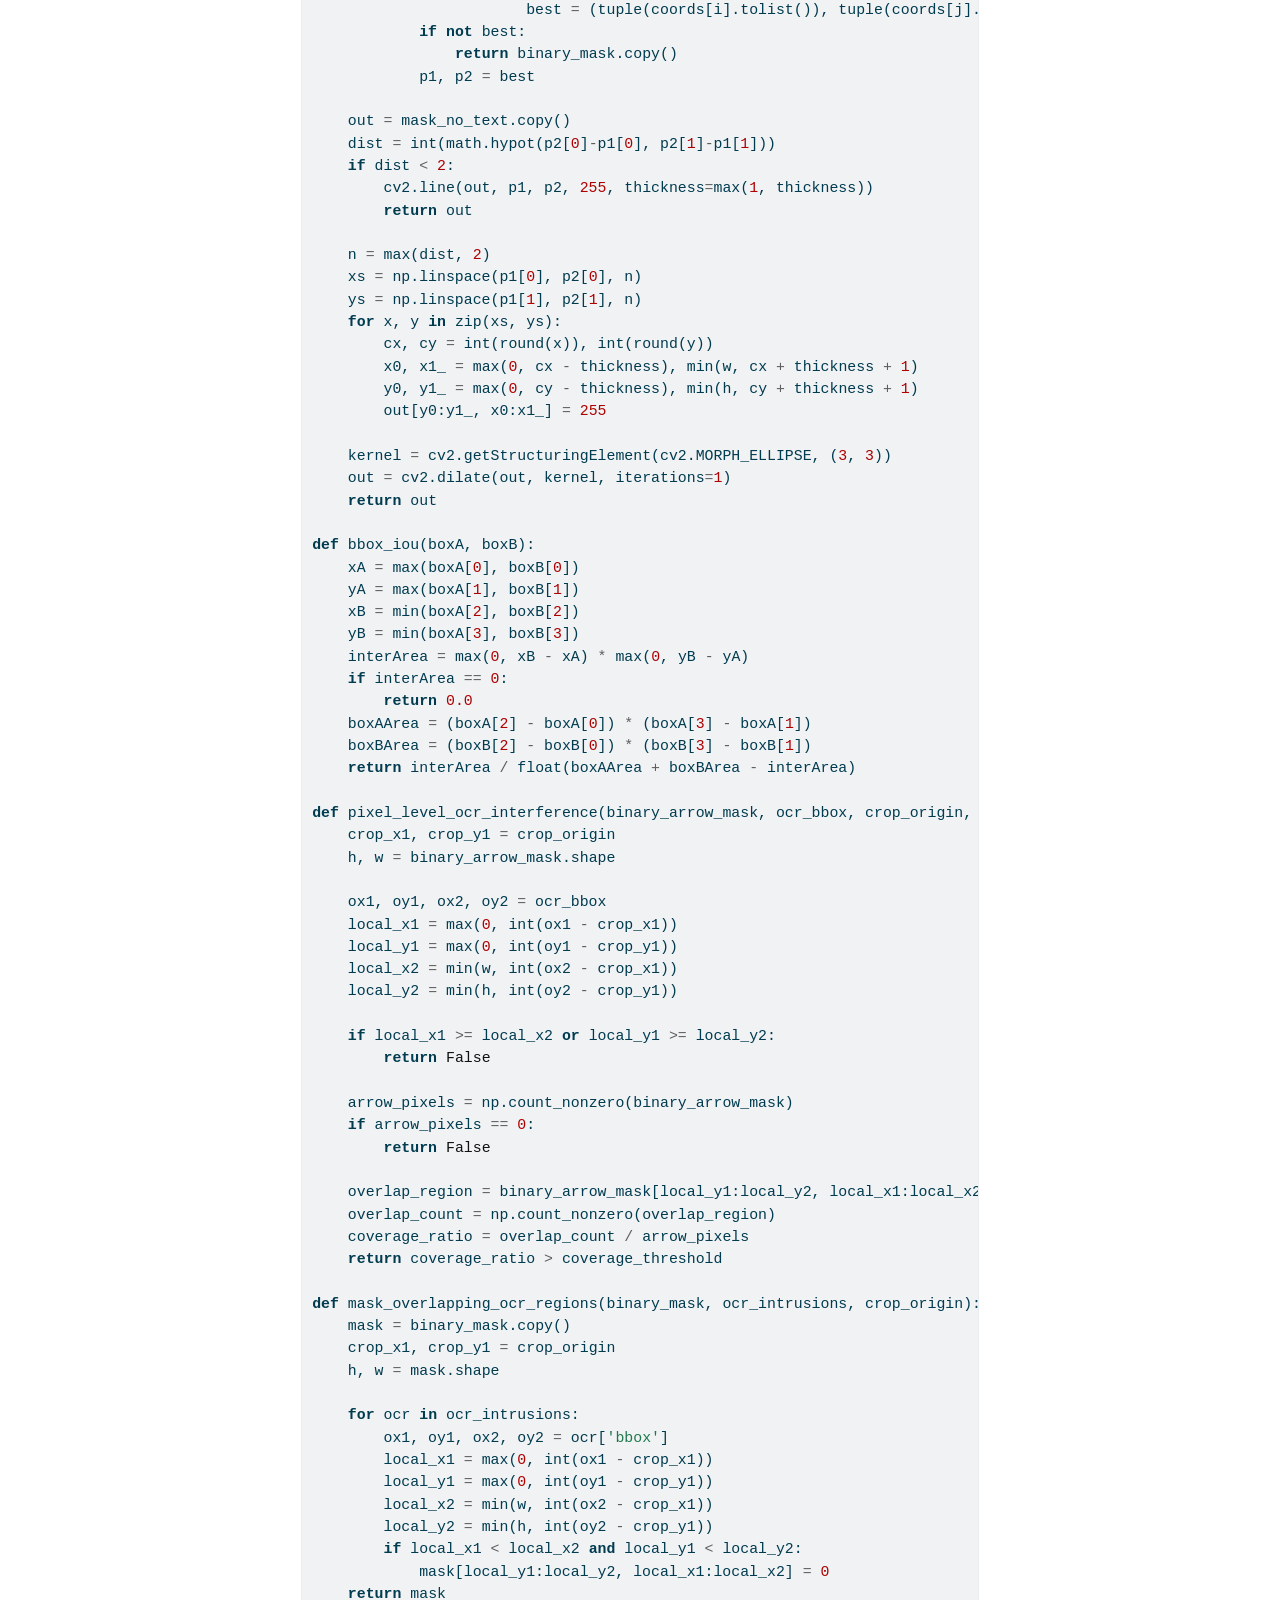
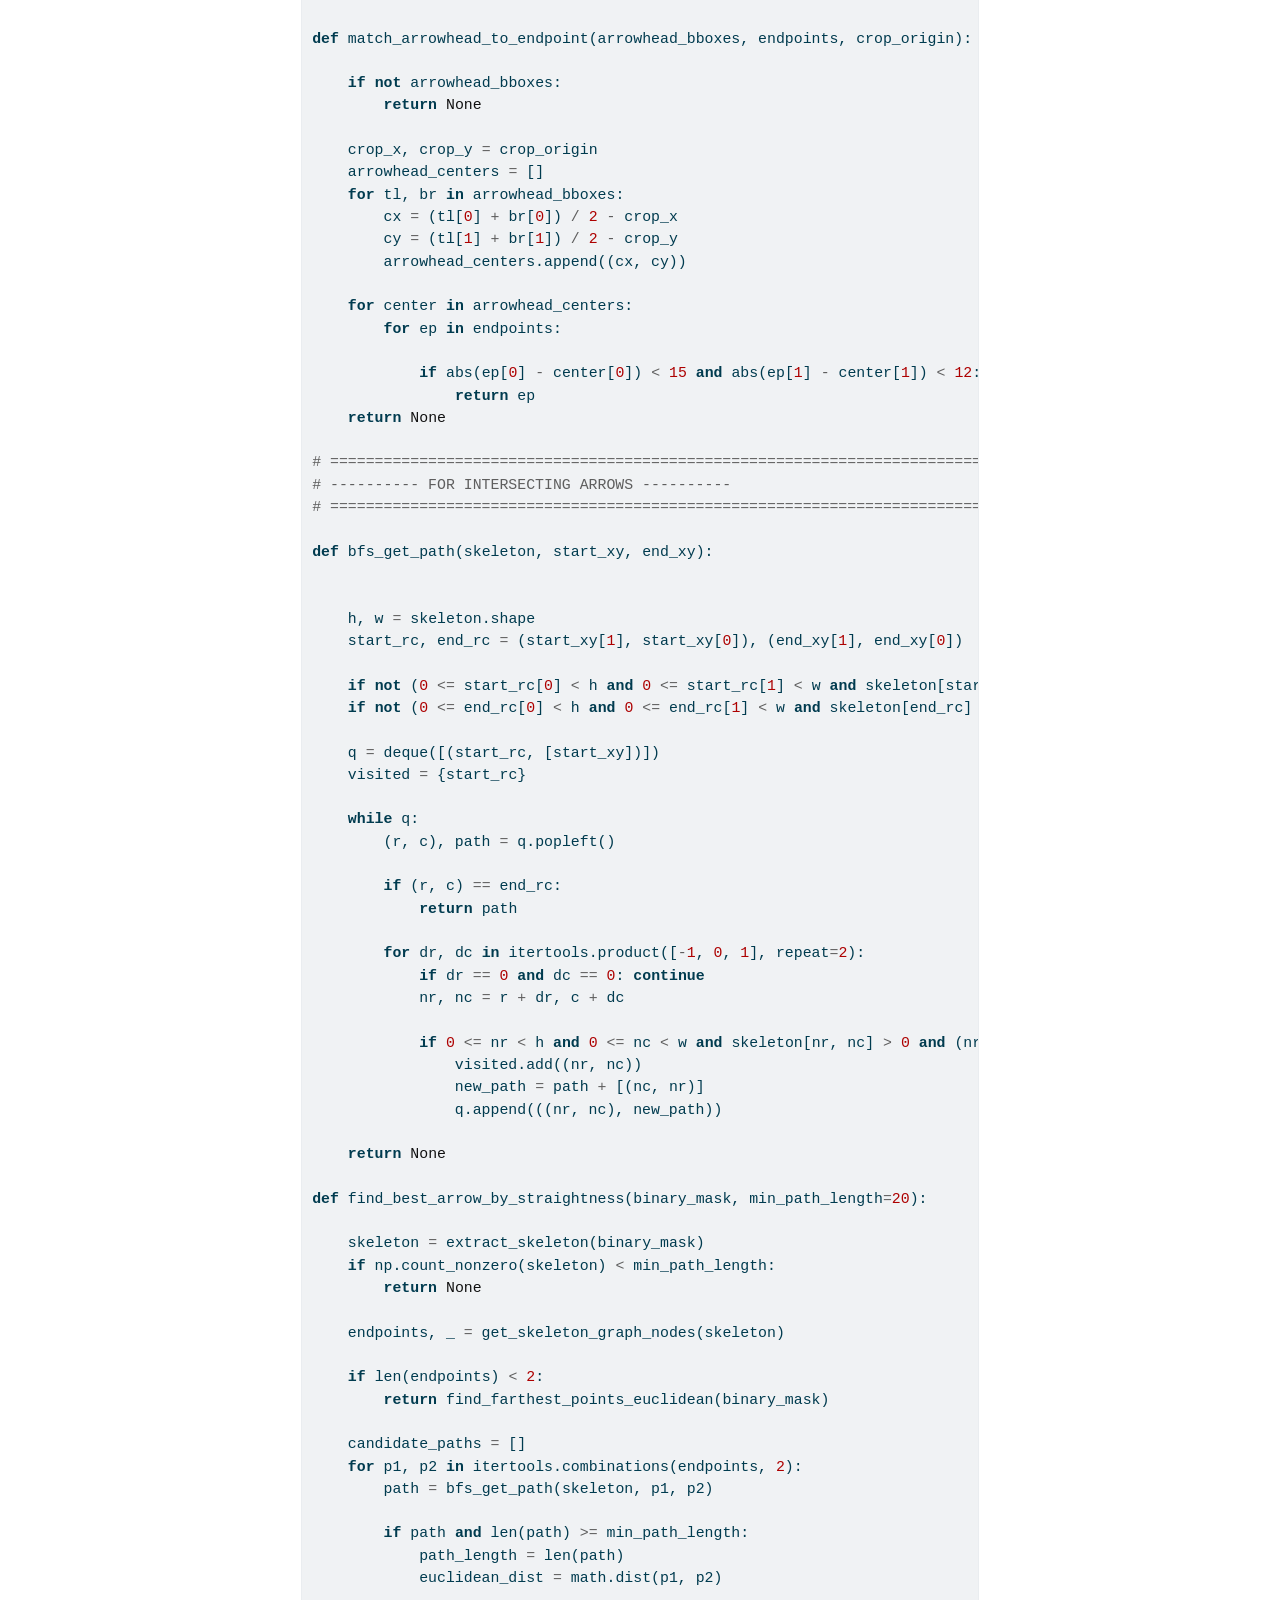
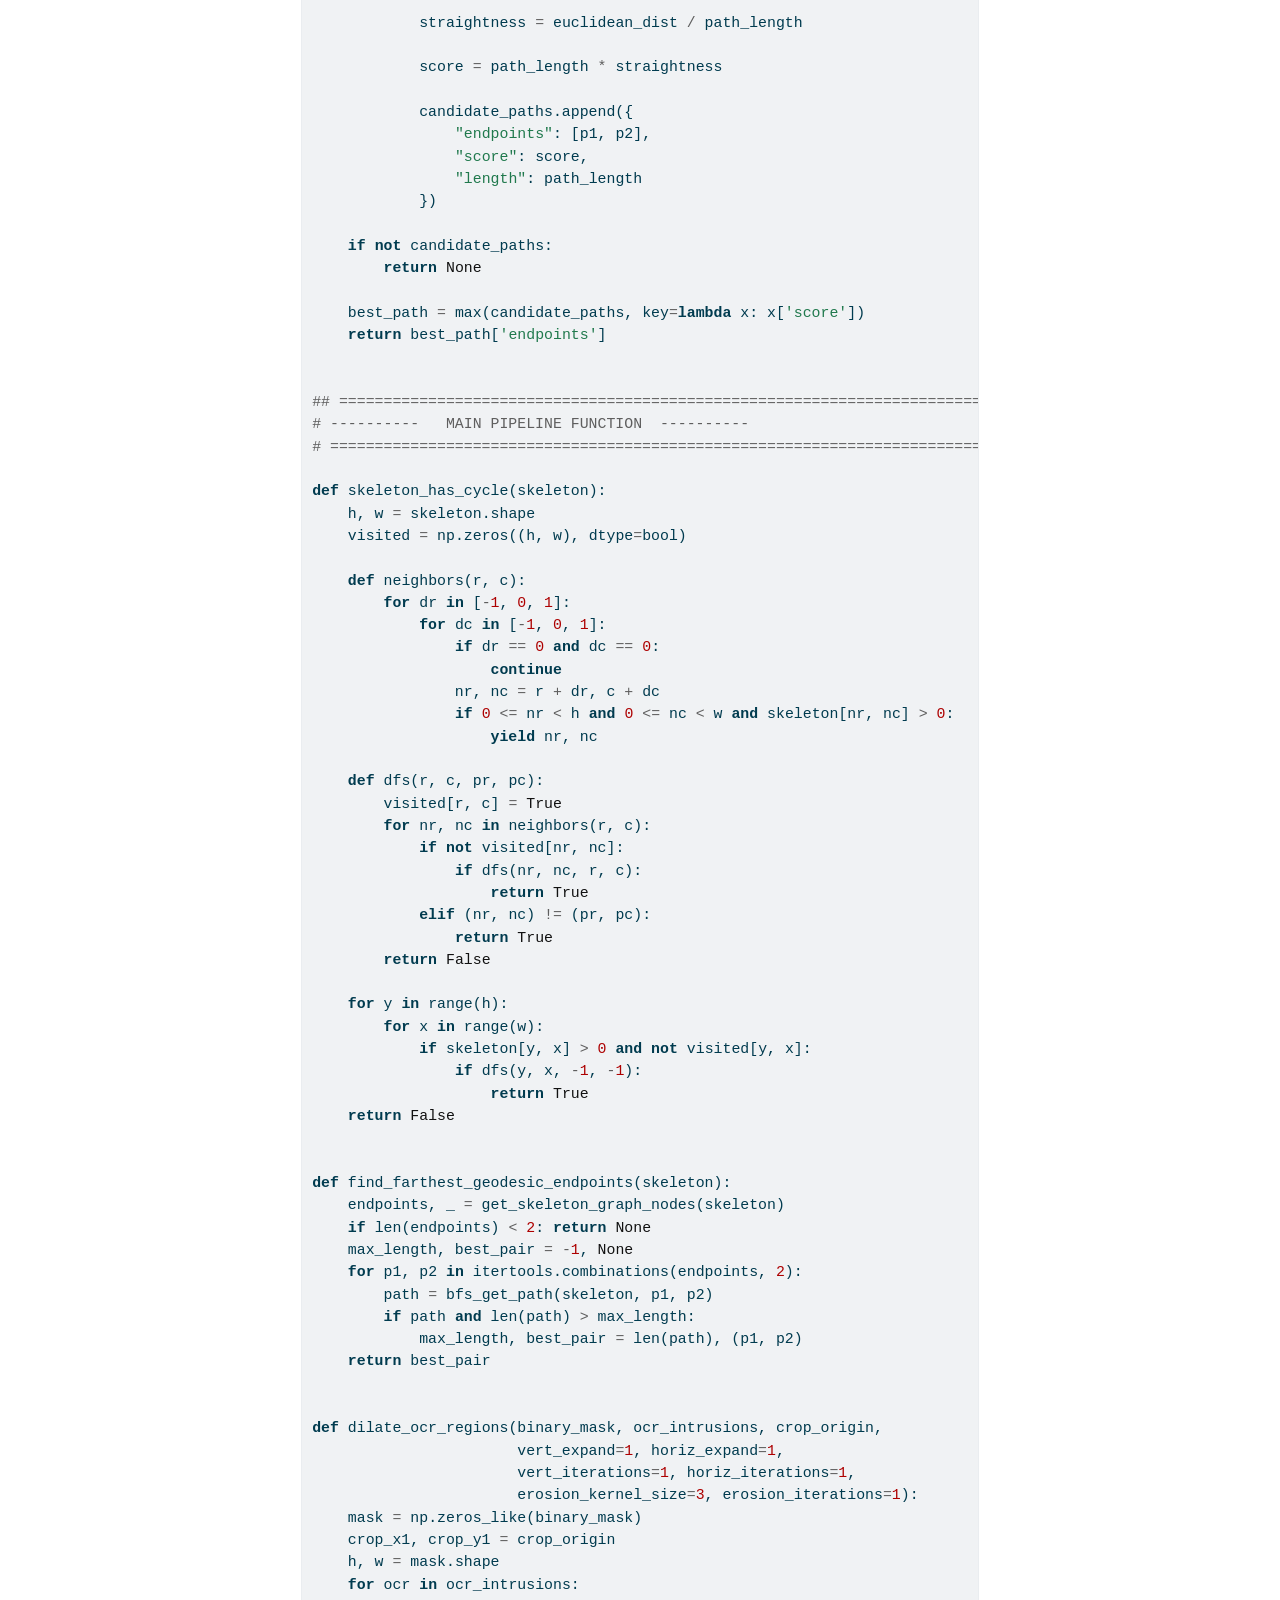
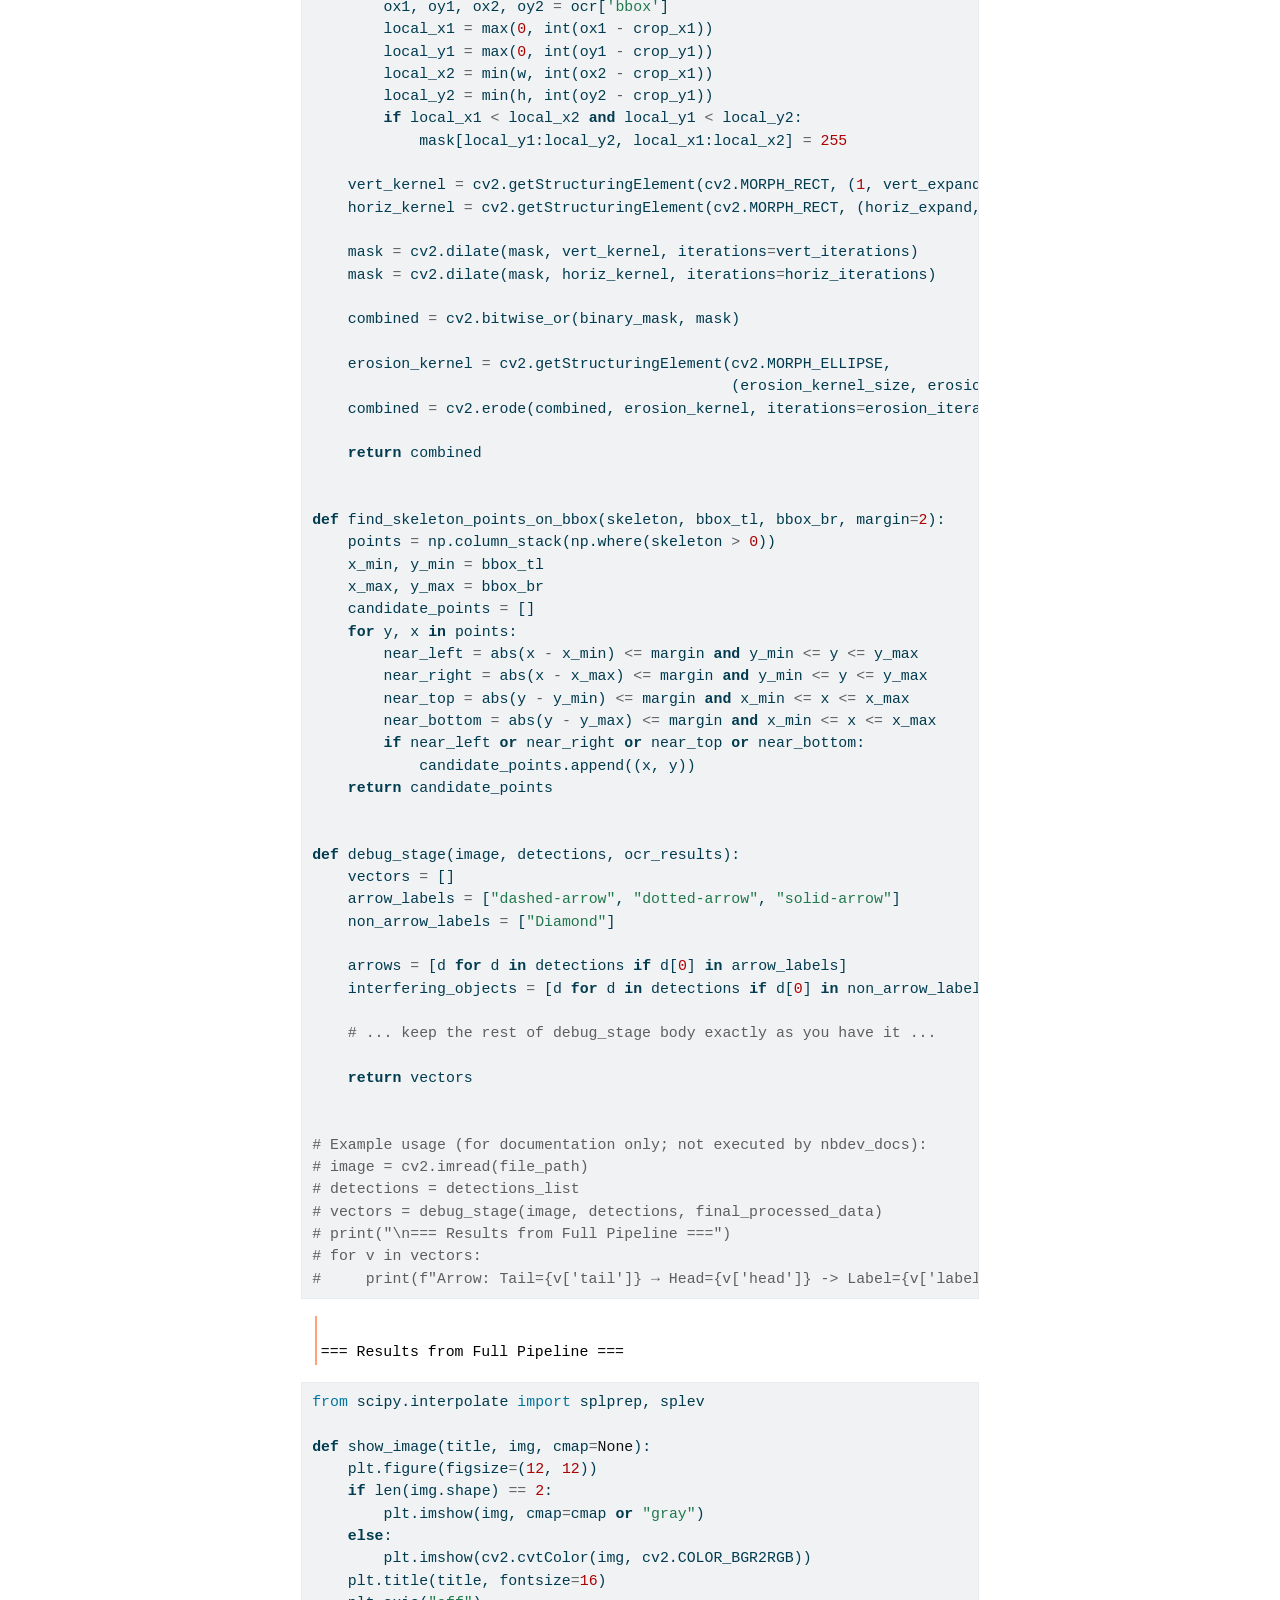
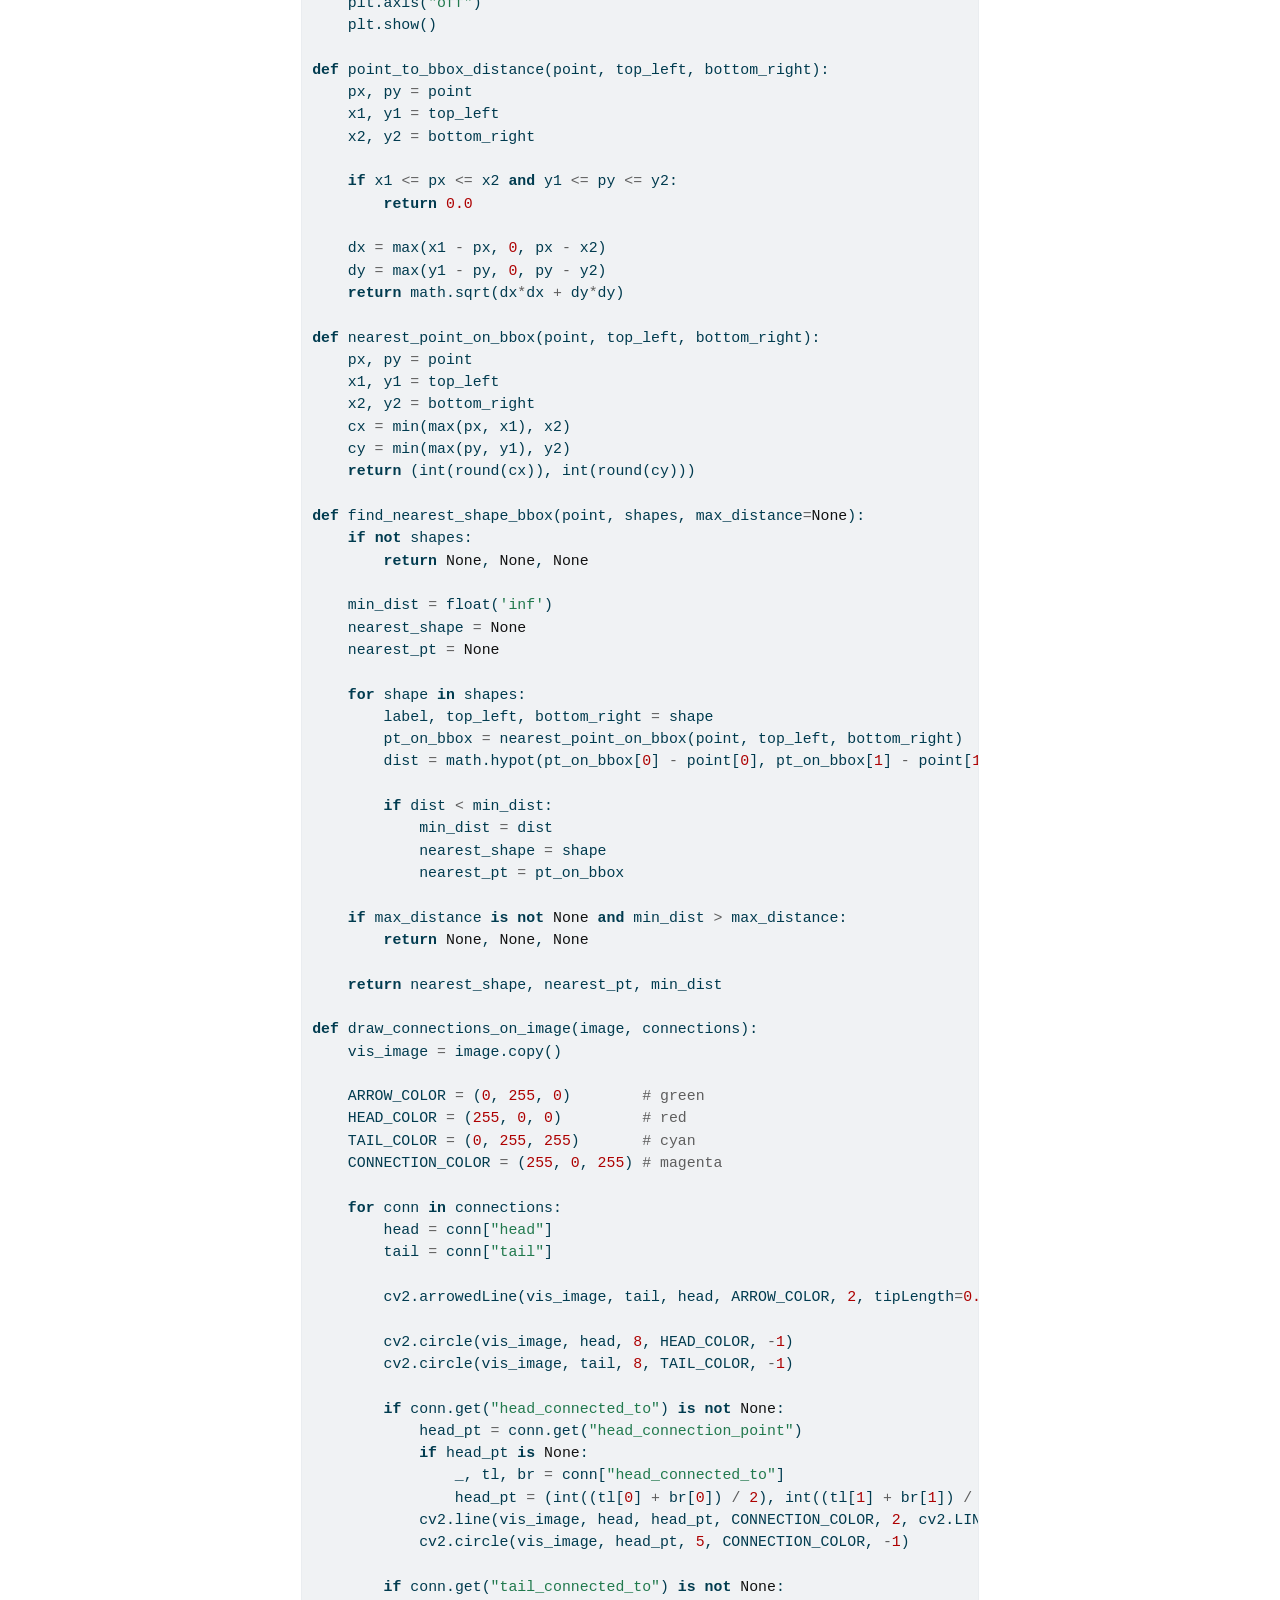
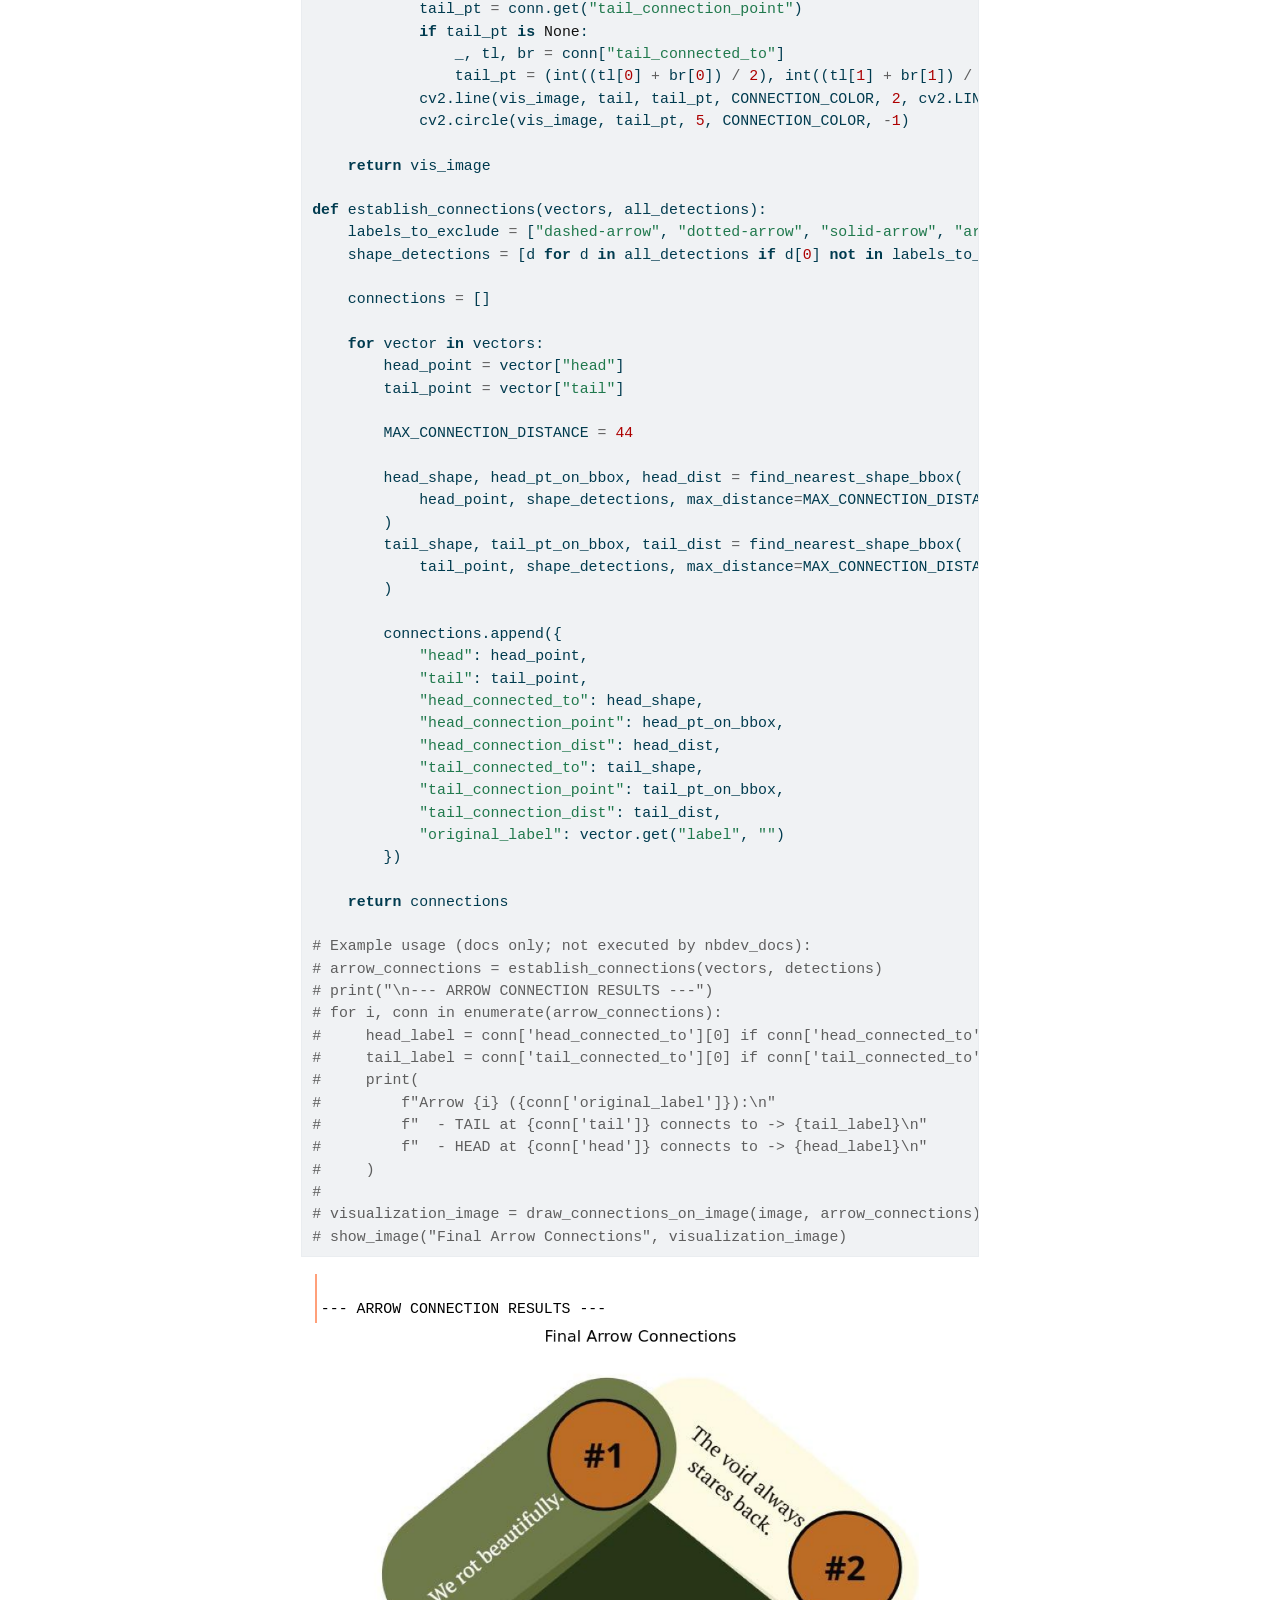
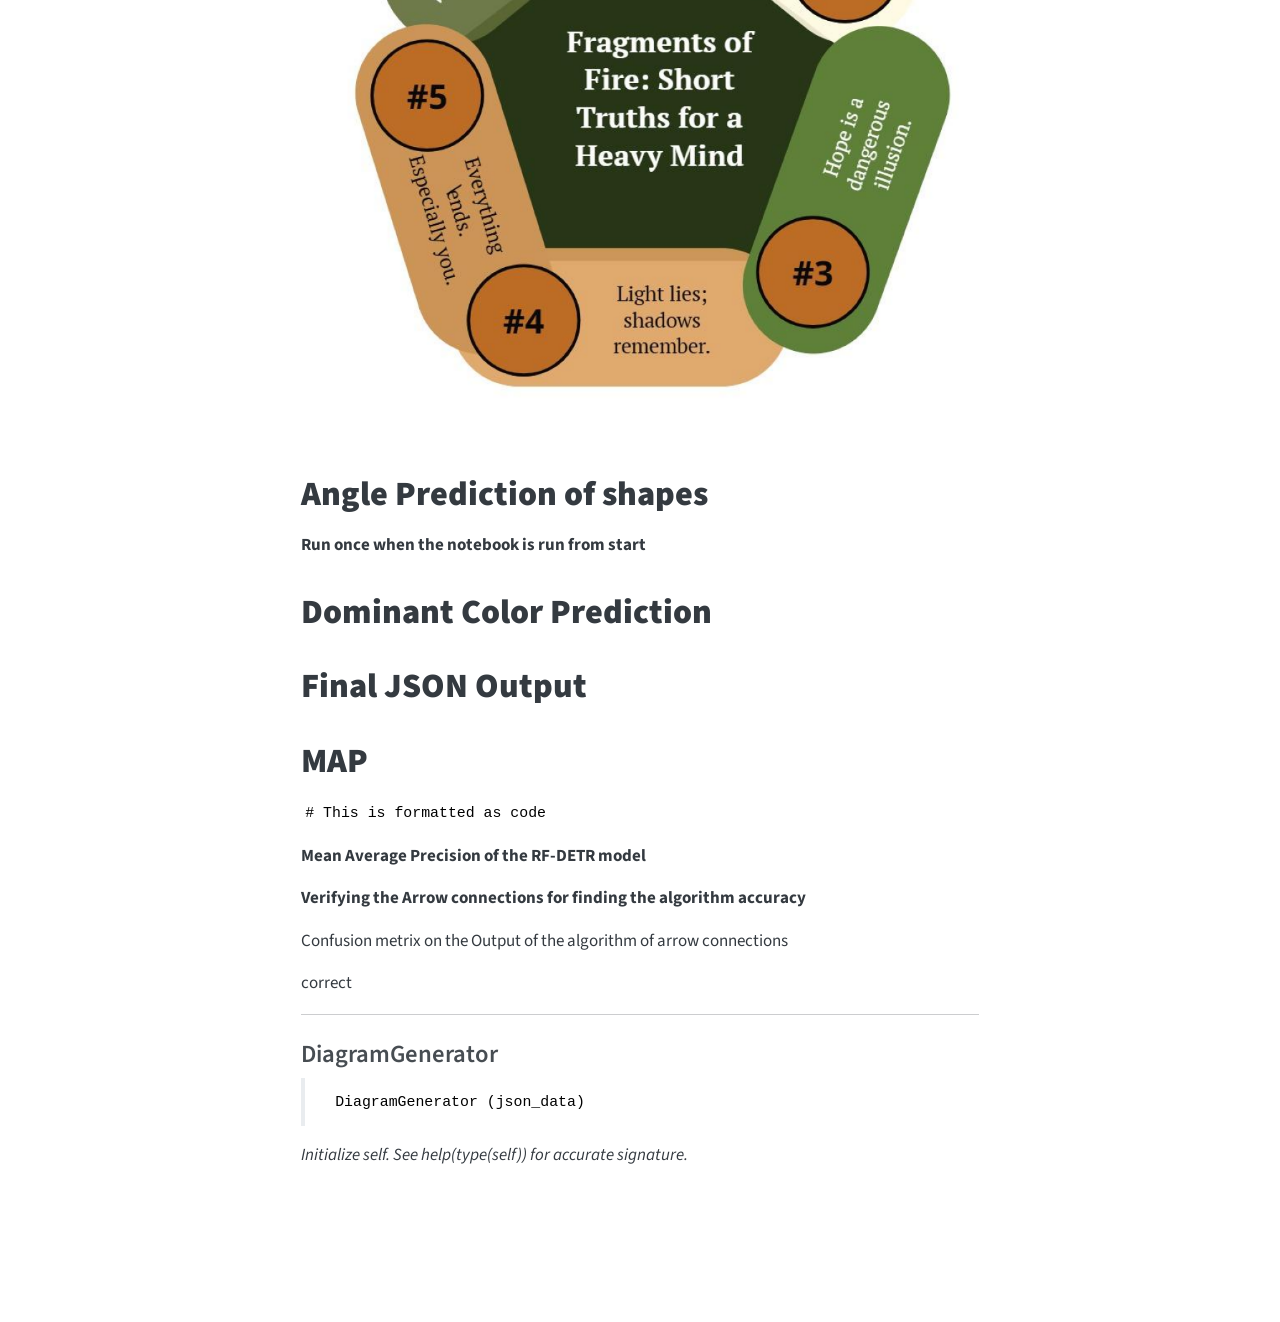
<file: _docs/core.html>
<!DOCTYPE html>
<html xmlns="http://www.w3.org/1999/xhtml" lang="en" xml:lang="en"><head>

<meta charset="utf-8">
<meta name="generator" content="quarto-1.8.26">

<meta name="viewport" content="width=device-width, initial-scale=1.0, user-scalable=yes">


<title>Downloading the Dataset and the weights of the pre trained model – nbdev_testing_simon</title>
<style>
code{white-space: pre-wrap;}
span.smallcaps{font-variant: small-caps;}
div.columns{display: flex; gap: min(4vw, 1.5em);}
div.column{flex: auto; overflow-x: auto;}
div.hanging-indent{margin-left: 1.5em; text-indent: -1.5em;}
ul.task-list{list-style: none;}
ul.task-list li input[type="checkbox"] {
  width: 0.8em;
  margin: 0 0.8em 0.2em -1em; /* quarto-specific, see https://github.com/quarto-dev/quarto-cli/issues/4556 */ 
  vertical-align: middle;
}
/* CSS for syntax highlighting */
html { -webkit-text-size-adjust: 100%; }
pre > code.sourceCode { white-space: pre; position: relative; }
pre > code.sourceCode > span { display: inline-block; line-height: 1.25; }
pre > code.sourceCode > span:empty { height: 1.2em; }
.sourceCode { overflow: visible; }
code.sourceCode > span { color: inherit; text-decoration: inherit; }
div.sourceCode { margin: 1em 0; }
pre.sourceCode { margin: 0; }
@media screen {
div.sourceCode { overflow: auto; }
}
@media print {
pre > code.sourceCode { white-space: pre-wrap; }
pre > code.sourceCode > span { text-indent: -5em; padding-left: 5em; }
}
pre.numberSource code
  { counter-reset: source-line 0; }
pre.numberSource code > span
  { position: relative; left: -4em; counter-increment: source-line; }
pre.numberSource code > span > a:first-child::before
  { content: counter(source-line);
    position: relative; left: -1em; text-align: right; vertical-align: baseline;
    border: none; display: inline-block;
    -webkit-touch-callout: none; -webkit-user-select: none;
    -khtml-user-select: none; -moz-user-select: none;
    -ms-user-select: none; user-select: none;
    padding: 0 4px; width: 4em;
  }
pre.numberSource { margin-left: 3em;  padding-left: 4px; }
div.sourceCode
  {   }
@media screen {
pre > code.sourceCode > span > a:first-child::before { text-decoration: underline; }
}
</style>


<script src="site_libs/quarto-nav/quarto-nav.js"></script>
<script src="site_libs/quarto-nav/headroom.min.js"></script>
<script src="site_libs/clipboard/clipboard.min.js"></script>
<script src="site_libs/quarto-search/autocomplete.umd.js"></script>
<script src="site_libs/quarto-search/fuse.min.js"></script>
<script src="site_libs/quarto-search/quarto-search.js"></script>
<meta name="quarto:offset" content="./">
<script src="site_libs/quarto-html/quarto.js" type="module"></script>
<script src="site_libs/quarto-html/tabsets/tabsets.js" type="module"></script>
<script src="site_libs/quarto-html/axe/axe-check.js" type="module"></script>
<script src="site_libs/quarto-html/popper.min.js"></script>
<script src="site_libs/quarto-html/tippy.umd.min.js"></script>
<script src="site_libs/quarto-html/anchor.min.js"></script>
<link href="site_libs/quarto-html/tippy.css" rel="stylesheet">
<link href="site_libs/quarto-html/quarto-syntax-highlighting-587c61ba64f3a5504c4d52d930310e48.css" rel="stylesheet" id="quarto-text-highlighting-styles">
<script src="site_libs/bootstrap/bootstrap.min.js"></script>
<link href="site_libs/bootstrap/bootstrap-icons.css" rel="stylesheet">
<link href="site_libs/bootstrap/bootstrap-4369b3b467e4dfc43c03312748781de1.min.css" rel="stylesheet" append-hash="true" id="quarto-bootstrap" data-mode="light">
<script id="quarto-search-options" type="application/json">{
  "location": "navbar",
  "copy-button": false,
  "collapse-after": 3,
  "panel-placement": "end",
  "type": "overlay",
  "limit": 50,
  "keyboard-shortcut": [
    "f",
    "/",
    "s"
  ],
  "show-item-context": false,
  "language": {
    "search-no-results-text": "No results",
    "search-matching-documents-text": "matching documents",
    "search-copy-link-title": "Copy link to search",
    "search-hide-matches-text": "Hide additional matches",
    "search-more-match-text": "more match in this document",
    "search-more-matches-text": "more matches in this document",
    "search-clear-button-title": "Clear",
    "search-text-placeholder": "",
    "search-detached-cancel-button-title": "Cancel",
    "search-submit-button-title": "Submit",
    "search-label": "Search"
  }
}</script>


<link rel="stylesheet" href="styles.css">
<meta property="og:title" content="Downloading the Dataset and the weights of the pre trained model – nbdev_testing_simon">
<meta property="og:description" content="AI Board Scanner using nbdev">
<meta property="og:image" content="https://Muhammad Asif.github.io/nbdev_testing_simon/00_core_files/figure-html/cell-42-output-2.png">
<meta property="og:site_name" content="nbdev_testing_simon">
<meta property="og:image:height" content="968">
<meta property="og:image:width" content="947">
<meta name="twitter:title" content="Downloading the Dataset and the weights of the pre trained model – nbdev_testing_simon">
<meta name="twitter:description" content="AI Board Scanner using nbdev">
<meta name="twitter:image" content="https://Muhammad Asif.github.io/nbdev_testing_simon/00_core_files/figure-html/cell-42-output-2.png">
<meta name="twitter:image-height" content="968">
<meta name="twitter:image-width" content="947">
<meta name="twitter:card" content="summary_large_image">
</head>

<body class="nav-sidebar floating nav-fixed quarto-light">

<div id="quarto-search-results"></div>
  <header id="quarto-header" class="headroom fixed-top">
    <nav class="navbar navbar-expand-lg " data-bs-theme="dark">
      <div class="navbar-container container-fluid">
      <div class="navbar-brand-container mx-auto">
    <a class="navbar-brand" href="./index.html">
    <span class="navbar-title">nbdev_testing_simon</span>
    </a>
  </div>
        <div class="quarto-navbar-tools tools-end">
</div>
          <div id="quarto-search" class="" title="Search"></div>
      </div> <!-- /container-fluid -->
    </nav>
  <nav class="quarto-secondary-nav">
    <div class="container-fluid d-flex">
      <button type="button" class="quarto-btn-toggle btn" data-bs-toggle="collapse" role="button" data-bs-target=".quarto-sidebar-collapse-item" aria-controls="quarto-sidebar" aria-expanded="false" aria-label="Toggle sidebar navigation" onclick="if (window.quartoToggleHeadroom) { window.quartoToggleHeadroom(); }">
        <i class="bi bi-layout-text-sidebar-reverse"></i>
      </button>
        <nav class="quarto-page-breadcrumbs" aria-label="breadcrumb"><ol class="breadcrumb"><li class="breadcrumb-item"><a href="./core.html"><strong>Downloading the Dataset and the weights of the pre trained model</strong></a></li></ol></nav>
        <a class="flex-grow-1" role="navigation" data-bs-toggle="collapse" data-bs-target=".quarto-sidebar-collapse-item" aria-controls="quarto-sidebar" aria-expanded="false" aria-label="Toggle sidebar navigation" onclick="if (window.quartoToggleHeadroom) { window.quartoToggleHeadroom(); }">      
        </a>
    </div>
  </nav>
</header>
<!-- content -->
<div id="quarto-content" class="quarto-container page-columns page-rows-contents page-layout-article page-navbar">
<!-- sidebar -->
  <nav id="quarto-sidebar" class="sidebar collapse collapse-horizontal quarto-sidebar-collapse-item sidebar-navigation floating overflow-auto">
    <div class="sidebar-menu-container"> 
    <ul class="list-unstyled mt-1">
        <li class="sidebar-item">
  <div class="sidebar-item-container"> 
  <a href="./index.html" class="sidebar-item-text sidebar-link">
 <span class="menu-text">nbdev_testing_simon</span></a>
  </div>
</li>
        <li class="sidebar-item">
  <div class="sidebar-item-container"> 
  <a href="./core.html" class="sidebar-item-text sidebar-link active">
 <span class="menu-text"><strong>Downloading the Dataset and the weights of the pre trained model</strong></span></a>
  </div>
</li>
    </ul>
    </div>
</nav>
<div id="quarto-sidebar-glass" class="quarto-sidebar-collapse-item" data-bs-toggle="collapse" data-bs-target=".quarto-sidebar-collapse-item"></div>
<!-- margin-sidebar -->
    <div id="quarto-margin-sidebar" class="sidebar margin-sidebar">
        <nav id="TOC" role="doc-toc" class="toc-active">
    <h2 id="toc-title">On this page</h2>
   
  <ul>
  <li><a href="#packages-installation" id="toc-packages-installation" class="nav-link active" data-scroll-target="#packages-installation"><strong>Packages Installation</strong></a></li>
  <li><a href="#rf-detr-model-for-shape-and-arrow-detection" id="toc-rf-detr-model-for-shape-and-arrow-detection" class="nav-link" data-scroll-target="#rf-detr-model-for-shape-and-arrow-detection"><strong>RF-DETR Model for shape and arrow detection</strong></a></li>
  <li><a href="#paddle-ocr" id="toc-paddle-ocr" class="nav-link" data-scroll-target="#paddle-ocr"><strong>Paddle OCR</strong></a></li>
  <li><a href="#spatial-relationship" id="toc-spatial-relationship" class="nav-link" data-scroll-target="#spatial-relationship"><strong>Spatial Relationship</strong></a></li>
  <li><a href="#angle-prediction-of-shapes" id="toc-angle-prediction-of-shapes" class="nav-link" data-scroll-target="#angle-prediction-of-shapes"><strong>Angle Prediction of shapes</strong></a></li>
  <li><a href="#dominant-color-prediction" id="toc-dominant-color-prediction" class="nav-link" data-scroll-target="#dominant-color-prediction"><strong>Dominant Color Prediction</strong></a></li>
  <li><a href="#final-json-output" id="toc-final-json-output" class="nav-link" data-scroll-target="#final-json-output"><strong>Final JSON Output</strong></a></li>
  <li><a href="#map" id="toc-map" class="nav-link" data-scroll-target="#map"><strong>MAP</strong></a>
  <ul class="collapse">
  <li><a href="#diagramgenerator" id="toc-diagramgenerator" class="nav-link" data-scroll-target="#diagramgenerator">DiagramGenerator</a></li>
  </ul></li>
  </ul>
<div class="toc-actions"><ul><li><a href="https://github.com/Muhammad Asif/nbdev_testing_simon/issues/new" class="toc-action"><i class="bi bi-github"></i>Report an issue</a></li></ul></div><div class="quarto-alternate-formats"><h2>Other Formats</h2><ul><li><a href="core.html.md"><i class="bi bi-file-code"></i>CommonMark</a></li></ul></div></nav>
    </div>
<!-- main -->
<main class="content" id="quarto-document-content">

<header id="title-block-header" class="quarto-title-block default">
<div class="quarto-title">
<h1 class="title"><strong>Downloading the Dataset and the weights of the pre trained model</strong></h1>
</div>



<div class="quarto-title-meta">

    
  
    
  </div>
  


</header>


<!-- WARNING: THIS FILE WAS AUTOGENERATED! DO NOT EDIT! -->
<section id="packages-installation" class="level3">
<h3 class="anchored" data-anchor-id="packages-installation"><strong>Packages Installation</strong></h3>
<p><strong>Download the Dataset</strong></p>
<p><strong>Download the Weights of the RF-DETR</strong></p>
<p><strong>Clone the Sam2 Model</strong></p>
<p><strong>Downlaod the weights of angle models</strong></p>
<p><strong>Download the weights of sam2</strong></p>
</section>
<section id="rf-detr-model-for-shape-and-arrow-detection" class="level1">
<h1><strong>RF-DETR Model for shape and arrow detection</strong></h1>
<p>Metric evaluation and ploting</p>
<p>path of the pre-train weights and path of the image to to check the shape detection</p>
<p><strong>Convert Co-ordinates of detected objects into JSON</strong></p>
</section>
<section id="paddle-ocr" class="level1">
<h1><strong>Paddle OCR</strong></h1>
<p><strong>saved the output in the OCRoutput folder after applying the OCR:</strong> 1. first image saved by after applying the ocr 2. second saved the response in the JSON format of the OCR applied image.</p>
<p>Get the bbox of the text extracted by the paddleOCR from the json file</p>
</section>
<section id="spatial-relationship" class="level1">
<h1><strong>Spatial Relationship</strong></h1>
<p>Main pipeline where find out the main relationship of the arrows with the shapes and the detections of the arrow’s endpoints</p>
<div id="cell-56" class="cell" data-quarto-private-1="{&quot;key&quot;:&quot;colab&quot;,&quot;value&quot;:{&quot;base_uri&quot;:&quot;https://localhost:8080/&quot;}}" data-outputid="4e94c8e9-9a43-4b09-ce5f-c1c2ce32dd56">
<div class="code-copy-outer-scaffold"><div class="sourceCode cell-code" id="cb1"><pre class="sourceCode python code-with-copy"><code class="sourceCode python"><span id="cb1-1"><a href="#cb1-1" aria-hidden="true" tabindex="-1"></a><span class="im">import</span> cv2</span>
<span id="cb1-2"><a href="#cb1-2" aria-hidden="true" tabindex="-1"></a><span class="im">import</span> matplotlib.pyplot <span class="im">as</span> plt</span>
<span id="cb1-3"><a href="#cb1-3" aria-hidden="true" tabindex="-1"></a><span class="im">from</span> skimage.morphology <span class="im">import</span> skeletonize</span>
<span id="cb1-4"><a href="#cb1-4" aria-hidden="true" tabindex="-1"></a><span class="im">from</span> collections <span class="im">import</span> deque</span>
<span id="cb1-5"><a href="#cb1-5" aria-hidden="true" tabindex="-1"></a><span class="im">import</span> itertools</span>
<span id="cb1-6"><a href="#cb1-6" aria-hidden="true" tabindex="-1"></a><span class="im">import</span> math</span>
<span id="cb1-7"><a href="#cb1-7" aria-hidden="true" tabindex="-1"></a></span>
<span id="cb1-8"><a href="#cb1-8" aria-hidden="true" tabindex="-1"></a><span class="co"># ==============================================================================</span></span>
<span id="cb1-9"><a href="#cb1-9" aria-hidden="true" tabindex="-1"></a><span class="co"># ---------- HELPER FUNCTIONS  ----------</span></span>
<span id="cb1-10"><a href="#cb1-10" aria-hidden="true" tabindex="-1"></a><span class="co"># ==============================================================================</span></span>
<span id="cb1-11"><a href="#cb1-11" aria-hidden="true" tabindex="-1"></a></span>
<span id="cb1-12"><a href="#cb1-12" aria-hidden="true" tabindex="-1"></a><span class="kw">def</span> show_image(title, img, cmap<span class="op">=</span><span class="va">None</span>):</span>
<span id="cb1-13"><a href="#cb1-13" aria-hidden="true" tabindex="-1"></a>    plt.figure(figsize<span class="op">=</span>(<span class="dv">4</span>, <span class="dv">4</span>))</span>
<span id="cb1-14"><a href="#cb1-14" aria-hidden="true" tabindex="-1"></a>    <span class="cf">if</span> <span class="bu">len</span>(img.shape) <span class="op">==</span> <span class="dv">2</span>: plt.imshow(img, cmap<span class="op">=</span>cmap <span class="kw">or</span> <span class="st">"gray"</span>)</span>
<span id="cb1-15"><a href="#cb1-15" aria-hidden="true" tabindex="-1"></a>    <span class="cf">else</span>: plt.imshow(cv2.cvtColor(img, cv2.COLOR_BGR2RGB))</span>
<span id="cb1-16"><a href="#cb1-16" aria-hidden="true" tabindex="-1"></a>    plt.title(title)<span class="op">;</span> plt.axis(<span class="st">"off"</span>)<span class="op">;</span> plt.show()</span>
<span id="cb1-17"><a href="#cb1-17" aria-hidden="true" tabindex="-1"></a></span>
<span id="cb1-18"><a href="#cb1-18" aria-hidden="true" tabindex="-1"></a><span class="kw">def</span> crop_image_region(image, top_left, bottom_right):</span>
<span id="cb1-19"><a href="#cb1-19" aria-hidden="true" tabindex="-1"></a>    x1, y1 <span class="op">=</span> <span class="bu">map</span>(<span class="bu">int</span>, <span class="bu">map</span>(<span class="bu">round</span>, top_left))</span>
<span id="cb1-20"><a href="#cb1-20" aria-hidden="true" tabindex="-1"></a>    x2, y2 <span class="op">=</span> <span class="bu">map</span>(<span class="bu">int</span>, <span class="bu">map</span>(<span class="bu">round</span>, bottom_right))</span>
<span id="cb1-21"><a href="#cb1-21" aria-hidden="true" tabindex="-1"></a>    <span class="cf">return</span> image[y1:y2, x1:x2]</span>
<span id="cb1-22"><a href="#cb1-22" aria-hidden="true" tabindex="-1"></a></span>
<span id="cb1-23"><a href="#cb1-23" aria-hidden="true" tabindex="-1"></a><span class="kw">def</span> convert_to_binary_mask(cropped_img):</span>
<span id="cb1-24"><a href="#cb1-24" aria-hidden="true" tabindex="-1"></a>    <span class="cf">if</span> cropped_img.size <span class="op">==</span> <span class="dv">0</span>:</span>
<span id="cb1-25"><a href="#cb1-25" aria-hidden="true" tabindex="-1"></a>        <span class="cf">return</span> np.array([], dtype<span class="op">=</span>np.uint8)</span>
<span id="cb1-26"><a href="#cb1-26" aria-hidden="true" tabindex="-1"></a>    gray <span class="op">=</span> cv2.cvtColor(cropped_img, cv2.COLOR_BGR2GRAY)</span>
<span id="cb1-27"><a href="#cb1-27" aria-hidden="true" tabindex="-1"></a>    blurred <span class="op">=</span> cv2.GaussianBlur(gray, (<span class="dv">3</span>,<span class="dv">3</span>), <span class="dv">0</span>)</span>
<span id="cb1-28"><a href="#cb1-28" aria-hidden="true" tabindex="-1"></a></span>
<span id="cb1-29"><a href="#cb1-29" aria-hidden="true" tabindex="-1"></a>    edges <span class="op">=</span> cv2.Canny(blurred, threshold1<span class="op">=</span><span class="dv">30</span>, threshold2<span class="op">=</span><span class="dv">100</span>)</span>
<span id="cb1-30"><a href="#cb1-30" aria-hidden="true" tabindex="-1"></a></span>
<span id="cb1-31"><a href="#cb1-31" aria-hidden="true" tabindex="-1"></a>    kernel <span class="op">=</span> cv2.getStructuringElement(cv2.MORPH_ELLIPSE, (<span class="dv">3</span>,<span class="dv">3</span>))</span>
<span id="cb1-32"><a href="#cb1-32" aria-hidden="true" tabindex="-1"></a>    closed <span class="op">=</span> cv2.morphologyEx(edges, cv2.MORPH_CLOSE, kernel, iterations<span class="op">=</span><span class="dv">1</span>)</span>
<span id="cb1-33"><a href="#cb1-33" aria-hidden="true" tabindex="-1"></a></span>
<span id="cb1-34"><a href="#cb1-34" aria-hidden="true" tabindex="-1"></a>    _, thresh <span class="op">=</span> cv2.threshold(gray, <span class="dv">0</span>, <span class="dv">255</span>, cv2.THRESH_BINARY <span class="op">+</span> cv2.THRESH_OTSU)</span>
<span id="cb1-35"><a href="#cb1-35" aria-hidden="true" tabindex="-1"></a>    <span class="cf">if</span> np.mean(thresh) <span class="op">&gt;</span> <span class="dv">127</span>:</span>
<span id="cb1-36"><a href="#cb1-36" aria-hidden="true" tabindex="-1"></a>        thresh <span class="op">=</span> cv2.bitwise_not(thresh)</span>
<span id="cb1-37"><a href="#cb1-37" aria-hidden="true" tabindex="-1"></a>    combined_mask <span class="op">=</span> cv2.bitwise_or(closed, thresh)</span>
<span id="cb1-38"><a href="#cb1-38" aria-hidden="true" tabindex="-1"></a>    <span class="cf">return</span> combined_mask</span>
<span id="cb1-39"><a href="#cb1-39" aria-hidden="true" tabindex="-1"></a></span>
<span id="cb1-40"><a href="#cb1-40" aria-hidden="true" tabindex="-1"></a></span>
<span id="cb1-41"><a href="#cb1-41" aria-hidden="true" tabindex="-1"></a><span class="kw">def</span> connect_dotted_simple_morph(binary_mask, kernel_size<span class="op">=</span><span class="dv">5</span>, iterations<span class="op">=</span><span class="dv">2</span>):</span>
<span id="cb1-42"><a href="#cb1-42" aria-hidden="true" tabindex="-1"></a></span>
<span id="cb1-43"><a href="#cb1-43" aria-hidden="true" tabindex="-1"></a>    kernel <span class="op">=</span> cv2.getStructuringElement(cv2.MORPH_ELLIPSE, (kernel_size, kernel_size))</span>
<span id="cb1-44"><a href="#cb1-44" aria-hidden="true" tabindex="-1"></a>    closed_mask <span class="op">=</span> cv2.morphologyEx(binary_mask, cv2.MORPH_CLOSE, kernel, iterations<span class="op">=</span><span class="dv">1</span>)</span>
<span id="cb1-45"><a href="#cb1-45" aria-hidden="true" tabindex="-1"></a>    connected_mask <span class="op">=</span> cv2.dilate(closed_mask, kernel, iterations<span class="op">=</span>iterations)</span>
<span id="cb1-46"><a href="#cb1-46" aria-hidden="true" tabindex="-1"></a>    <span class="cf">return</span> connected_mask</span>
<span id="cb1-47"><a href="#cb1-47" aria-hidden="true" tabindex="-1"></a></span>
<span id="cb1-48"><a href="#cb1-48" aria-hidden="true" tabindex="-1"></a></span>
<span id="cb1-49"><a href="#cb1-49" aria-hidden="true" tabindex="-1"></a><span class="kw">def</span> find_farthest_points_in_contour(contour):</span>
<span id="cb1-50"><a href="#cb1-50" aria-hidden="true" tabindex="-1"></a>    max_dist_sq, best_pair <span class="op">=</span> <span class="op">-</span><span class="dv">1</span>, <span class="va">None</span></span>
<span id="cb1-51"><a href="#cb1-51" aria-hidden="true" tabindex="-1"></a>    points <span class="op">=</span> contour.squeeze(axis<span class="op">=</span><span class="dv">1</span>)</span>
<span id="cb1-52"><a href="#cb1-52" aria-hidden="true" tabindex="-1"></a>    <span class="cf">if</span> <span class="bu">len</span>(points) <span class="op">&lt;</span> <span class="dv">2</span>: <span class="cf">return</span> <span class="va">None</span></span>
<span id="cb1-53"><a href="#cb1-53" aria-hidden="true" tabindex="-1"></a>    <span class="cf">for</span> p1, p2 <span class="kw">in</span> itertools.combinations(points, <span class="dv">2</span>):</span>
<span id="cb1-54"><a href="#cb1-54" aria-hidden="true" tabindex="-1"></a>        dist_sq <span class="op">=</span> (p1[<span class="dv">0</span>] <span class="op">-</span> p2[<span class="dv">0</span>])<span class="op">**</span><span class="dv">2</span> <span class="op">+</span> (p1[<span class="dv">1</span>] <span class="op">-</span> p2[<span class="dv">1</span>])<span class="op">**</span><span class="dv">2</span></span>
<span id="cb1-55"><a href="#cb1-55" aria-hidden="true" tabindex="-1"></a>        <span class="cf">if</span> dist_sq <span class="op">&gt;</span> max_dist_sq: max_dist_sq, best_pair <span class="op">=</span> dist_sq, (<span class="bu">tuple</span>(p1), <span class="bu">tuple</span>(p2))</span>
<span id="cb1-56"><a href="#cb1-56" aria-hidden="true" tabindex="-1"></a>    <span class="cf">return</span> best_pair</span>
<span id="cb1-57"><a href="#cb1-57" aria-hidden="true" tabindex="-1"></a></span>
<span id="cb1-58"><a href="#cb1-58" aria-hidden="true" tabindex="-1"></a><span class="kw">def</span> interpolate_dashed_arrows(binary_mask, max_gap_ratio<span class="op">=</span><span class="fl">0.5</span>, thickness<span class="op">=</span><span class="dv">2</span>):</span>
<span id="cb1-59"><a href="#cb1-59" aria-hidden="true" tabindex="-1"></a>    contours, _ <span class="op">=</span> cv2.findContours(binary_mask, cv2.RETR_EXTERNAL, cv2.CHAIN_APPROX_SIMPLE)</span>
<span id="cb1-60"><a href="#cb1-60" aria-hidden="true" tabindex="-1"></a>    contours <span class="op">=</span> [c <span class="cf">for</span> c <span class="kw">in</span> contours <span class="cf">if</span> cv2.contourArea(c) <span class="op">&gt;</span> <span class="dv">3</span>]</span>
<span id="cb1-61"><a href="#cb1-61" aria-hidden="true" tabindex="-1"></a></span>
<span id="cb1-62"><a href="#cb1-62" aria-hidden="true" tabindex="-1"></a>    <span class="cf">if</span> <span class="bu">len</span>(contours) <span class="op">&lt;</span> <span class="dv">2</span>:</span>
<span id="cb1-63"><a href="#cb1-63" aria-hidden="true" tabindex="-1"></a>        <span class="cf">return</span> binary_mask</span>
<span id="cb1-64"><a href="#cb1-64" aria-hidden="true" tabindex="-1"></a></span>
<span id="cb1-65"><a href="#cb1-65" aria-hidden="true" tabindex="-1"></a>    dash_endpoints <span class="op">=</span> []</span>
<span id="cb1-66"><a href="#cb1-66" aria-hidden="true" tabindex="-1"></a>    <span class="cf">for</span> cnt <span class="kw">in</span> contours:</span>
<span id="cb1-67"><a href="#cb1-67" aria-hidden="true" tabindex="-1"></a>        end_pts <span class="op">=</span> find_farthest_points_in_contour(cnt)</span>
<span id="cb1-68"><a href="#cb1-68" aria-hidden="true" tabindex="-1"></a>        <span class="cf">if</span> end_pts:</span>
<span id="cb1-69"><a href="#cb1-69" aria-hidden="true" tabindex="-1"></a>            dash_endpoints.append(<span class="bu">list</span>(end_pts))</span>
<span id="cb1-70"><a href="#cb1-70" aria-hidden="true" tabindex="-1"></a></span>
<span id="cb1-71"><a href="#cb1-71" aria-hidden="true" tabindex="-1"></a>    dash_lengths <span class="op">=</span> [math.dist(ep[<span class="dv">0</span>], ep[<span class="dv">1</span>]) <span class="cf">for</span> ep <span class="kw">in</span> dash_endpoints <span class="cf">if</span> ep]</span>
<span id="cb1-72"><a href="#cb1-72" aria-hidden="true" tabindex="-1"></a>    <span class="cf">if</span> <span class="kw">not</span> dash_lengths:</span>
<span id="cb1-73"><a href="#cb1-73" aria-hidden="true" tabindex="-1"></a>        <span class="cf">return</span> binary_mask</span>
<span id="cb1-74"><a href="#cb1-74" aria-hidden="true" tabindex="-1"></a>    max_connect_dist <span class="op">=</span> np.median(dash_lengths) <span class="op">*</span> (<span class="dv">1</span> <span class="op">+</span> max_gap_ratio)</span>
<span id="cb1-75"><a href="#cb1-75" aria-hidden="true" tabindex="-1"></a></span>
<span id="cb1-76"><a href="#cb1-76" aria-hidden="true" tabindex="-1"></a>    output_mask <span class="op">=</span> binary_mask.copy()</span>
<span id="cb1-77"><a href="#cb1-77" aria-hidden="true" tabindex="-1"></a></span>
<span id="cb1-78"><a href="#cb1-78" aria-hidden="true" tabindex="-1"></a>    <span class="cf">for</span> i, eps1 <span class="kw">in</span> <span class="bu">enumerate</span>(dash_endpoints):</span>
<span id="cb1-79"><a href="#cb1-79" aria-hidden="true" tabindex="-1"></a>        <span class="cf">for</span> ep1 <span class="kw">in</span> eps1:</span>
<span id="cb1-80"><a href="#cb1-80" aria-hidden="true" tabindex="-1"></a>            min_dist <span class="op">=</span> <span class="bu">float</span>(<span class="st">'inf'</span>)</span>
<span id="cb1-81"><a href="#cb1-81" aria-hidden="true" tabindex="-1"></a>            best_ep <span class="op">=</span> <span class="va">None</span></span>
<span id="cb1-82"><a href="#cb1-82" aria-hidden="true" tabindex="-1"></a>            <span class="cf">for</span> j, eps2 <span class="kw">in</span> <span class="bu">enumerate</span>(dash_endpoints):</span>
<span id="cb1-83"><a href="#cb1-83" aria-hidden="true" tabindex="-1"></a>                <span class="cf">if</span> i <span class="op">==</span> j:</span>
<span id="cb1-84"><a href="#cb1-84" aria-hidden="true" tabindex="-1"></a>                    <span class="cf">continue</span></span>
<span id="cb1-85"><a href="#cb1-85" aria-hidden="true" tabindex="-1"></a>                <span class="cf">for</span> ep2 <span class="kw">in</span> eps2:</span>
<span id="cb1-86"><a href="#cb1-86" aria-hidden="true" tabindex="-1"></a>                    dist <span class="op">=</span> math.dist(ep1, ep2)</span>
<span id="cb1-87"><a href="#cb1-87" aria-hidden="true" tabindex="-1"></a>                    <span class="cf">if</span> dist <span class="op">&lt;</span> min_dist:</span>
<span id="cb1-88"><a href="#cb1-88" aria-hidden="true" tabindex="-1"></a>                        min_dist <span class="op">=</span> dist</span>
<span id="cb1-89"><a href="#cb1-89" aria-hidden="true" tabindex="-1"></a>                        best_ep <span class="op">=</span> ep2</span>
<span id="cb1-90"><a href="#cb1-90" aria-hidden="true" tabindex="-1"></a>            <span class="cf">if</span> best_ep <span class="kw">and</span> min_dist <span class="op">&lt;</span> max_connect_dist:</span>
<span id="cb1-91"><a href="#cb1-91" aria-hidden="true" tabindex="-1"></a>                cv2.line(output_mask, ep1, best_ep, <span class="dv">255</span>, thickness<span class="op">=</span>thickness)</span>
<span id="cb1-92"><a href="#cb1-92" aria-hidden="true" tabindex="-1"></a></span>
<span id="cb1-93"><a href="#cb1-93" aria-hidden="true" tabindex="-1"></a>    kernel <span class="op">=</span> cv2.getStructuringElement(cv2.MORPH_ELLIPSE, (<span class="dv">6</span>, <span class="dv">5</span>))</span>
<span id="cb1-94"><a href="#cb1-94" aria-hidden="true" tabindex="-1"></a>    output_mask <span class="op">=</span> cv2.dilate(output_mask, kernel, iterations<span class="op">=</span><span class="dv">2</span>)</span>
<span id="cb1-95"><a href="#cb1-95" aria-hidden="true" tabindex="-1"></a></span>
<span id="cb1-96"><a href="#cb1-96" aria-hidden="true" tabindex="-1"></a>    <span class="cf">return</span> output_mask</span>
<span id="cb1-97"><a href="#cb1-97" aria-hidden="true" tabindex="-1"></a></span>
<span id="cb1-98"><a href="#cb1-98" aria-hidden="true" tabindex="-1"></a></span>
<span id="cb1-99"><a href="#cb1-99" aria-hidden="true" tabindex="-1"></a><span class="kw">def</span> extract_skeleton(binary_mask):</span>
<span id="cb1-100"><a href="#cb1-100" aria-hidden="true" tabindex="-1"></a>    <span class="cf">return</span> skeletonize(binary_mask <span class="op">&gt;</span> <span class="dv">0</span>).astype(np.uint8) <span class="op">*</span> <span class="dv">255</span></span>
<span id="cb1-101"><a href="#cb1-101" aria-hidden="true" tabindex="-1"></a></span>
<span id="cb1-102"><a href="#cb1-102" aria-hidden="true" tabindex="-1"></a></span>
<span id="cb1-103"><a href="#cb1-103" aria-hidden="true" tabindex="-1"></a><span class="kw">def</span> get_skeleton_graph_nodes(skeleton):</span>
<span id="cb1-104"><a href="#cb1-104" aria-hidden="true" tabindex="-1"></a>    endpoints, junctions <span class="op">=</span> [], []</span>
<span id="cb1-105"><a href="#cb1-105" aria-hidden="true" tabindex="-1"></a>    h, w <span class="op">=</span> skeleton.shape</span>
<span id="cb1-106"><a href="#cb1-106" aria-hidden="true" tabindex="-1"></a>    padded_skeleton <span class="op">=</span> np.pad(skeleton, <span class="dv">1</span>, <span class="st">'constant'</span>)</span>
<span id="cb1-107"><a href="#cb1-107" aria-hidden="true" tabindex="-1"></a>    <span class="cf">for</span> y_pad <span class="kw">in</span> <span class="bu">range</span>(<span class="dv">1</span>, h <span class="op">+</span> <span class="dv">1</span>):</span>
<span id="cb1-108"><a href="#cb1-108" aria-hidden="true" tabindex="-1"></a>        <span class="cf">for</span> x_pad <span class="kw">in</span> <span class="bu">range</span>(<span class="dv">1</span>, w <span class="op">+</span> <span class="dv">1</span>):</span>
<span id="cb1-109"><a href="#cb1-109" aria-hidden="true" tabindex="-1"></a>            <span class="cf">if</span> padded_skeleton[y_pad, x_pad] <span class="op">&gt;</span> <span class="dv">0</span>:</span>
<span id="cb1-110"><a href="#cb1-110" aria-hidden="true" tabindex="-1"></a>                num_neighbors <span class="op">=</span> np.<span class="bu">sum</span>(padded_skeleton[y_pad<span class="op">-</span><span class="dv">1</span>:y_pad<span class="op">+</span><span class="dv">2</span>, x_pad<span class="op">-</span><span class="dv">1</span>:x_pad<span class="op">+</span><span class="dv">2</span>] <span class="op">&gt;</span> <span class="dv">0</span>) <span class="op">-</span> <span class="dv">1</span></span>
<span id="cb1-111"><a href="#cb1-111" aria-hidden="true" tabindex="-1"></a>                <span class="cf">if</span> num_neighbors <span class="op">==</span> <span class="dv">1</span>: endpoints.append((x_pad <span class="op">-</span> <span class="dv">1</span>, y_pad <span class="op">-</span> <span class="dv">1</span>))</span>
<span id="cb1-112"><a href="#cb1-112" aria-hidden="true" tabindex="-1"></a>                <span class="cf">elif</span> num_neighbors <span class="op">&gt;</span> <span class="dv">2</span>: junctions.append((x_pad <span class="op">-</span> <span class="dv">1</span>, y_pad <span class="op">-</span> <span class="dv">1</span>))</span>
<span id="cb1-113"><a href="#cb1-113" aria-hidden="true" tabindex="-1"></a>    <span class="cf">return</span> endpoints, junctions</span>
<span id="cb1-114"><a href="#cb1-114" aria-hidden="true" tabindex="-1"></a></span>
<span id="cb1-115"><a href="#cb1-115" aria-hidden="true" tabindex="-1"></a></span>
<span id="cb1-116"><a href="#cb1-116" aria-hidden="true" tabindex="-1"></a><span class="kw">def</span> find_farthest_points_euclidean(binary_mask):</span>
<span id="cb1-117"><a href="#cb1-117" aria-hidden="true" tabindex="-1"></a>    contours, _ <span class="op">=</span> cv2.findContours(binary_mask, cv2.RETR_EXTERNAL, cv2.CHAIN_APPROX_SIMPLE)</span>
<span id="cb1-118"><a href="#cb1-118" aria-hidden="true" tabindex="-1"></a>    <span class="cf">if</span> <span class="kw">not</span> contours: <span class="cf">return</span> []</span>
<span id="cb1-119"><a href="#cb1-119" aria-hidden="true" tabindex="-1"></a>    all_points <span class="op">=</span> np.vstack([cnt.squeeze(axis<span class="op">=</span><span class="dv">1</span>) <span class="cf">for</span> cnt <span class="kw">in</span> contours <span class="cf">if</span> cnt.ndim <span class="op">&gt;</span> <span class="dv">2</span>])</span>
<span id="cb1-120"><a href="#cb1-120" aria-hidden="true" tabindex="-1"></a>    <span class="cf">if</span> <span class="bu">len</span>(all_points) <span class="op">&lt;</span> <span class="dv">2</span>: <span class="cf">return</span> []</span>
<span id="cb1-121"><a href="#cb1-121" aria-hidden="true" tabindex="-1"></a>    <span class="cf">return</span> find_farthest_points_in_contour(np.array(all_points).reshape(<span class="op">-</span><span class="dv">1</span>, <span class="dv">1</span>, <span class="dv">2</span>))</span>
<span id="cb1-122"><a href="#cb1-122" aria-hidden="true" tabindex="-1"></a></span>
<span id="cb1-123"><a href="#cb1-123" aria-hidden="true" tabindex="-1"></a></span>
<span id="cb1-124"><a href="#cb1-124" aria-hidden="true" tabindex="-1"></a><span class="kw">def</span> check_bbox_intersection(box1_tl, box1_br, box2_tl, box2_br):</span>
<span id="cb1-125"><a href="#cb1-125" aria-hidden="true" tabindex="-1"></a>    <span class="cf">return</span> <span class="kw">not</span> (box1_br[<span class="dv">0</span>] <span class="op">&lt;</span> box2_tl[<span class="dv">0</span>] <span class="kw">or</span> box1_tl[<span class="dv">0</span>] <span class="op">&gt;</span> box2_br[<span class="dv">0</span>] <span class="kw">or</span> box1_br[<span class="dv">1</span>] <span class="op">&lt;</span> box2_tl[<span class="dv">1</span>] <span class="kw">or</span> box1_tl[<span class="dv">1</span>] <span class="op">&gt;</span> box2_br[<span class="dv">1</span>])</span>
<span id="cb1-126"><a href="#cb1-126" aria-hidden="true" tabindex="-1"></a></span>
<span id="cb1-127"><a href="#cb1-127" aria-hidden="true" tabindex="-1"></a></span>
<span id="cb1-128"><a href="#cb1-128" aria-hidden="true" tabindex="-1"></a><span class="kw">def</span> simple_bridge_by_interpolation(binary_mask, ocr_bbox_local, thickness<span class="op">=</span><span class="dv">1</span>):</span>
<span id="cb1-129"><a href="#cb1-129" aria-hidden="true" tabindex="-1"></a></span>
<span id="cb1-130"><a href="#cb1-130" aria-hidden="true" tabindex="-1"></a>    h, w <span class="op">=</span> binary_mask.shape[:<span class="dv">2</span>]</span>
<span id="cb1-131"><a href="#cb1-131" aria-hidden="true" tabindex="-1"></a>    x1, y1, x2, y2 <span class="op">=</span> <span class="bu">map</span>(<span class="bu">int</span>, ocr_bbox_local)</span>
<span id="cb1-132"><a href="#cb1-132" aria-hidden="true" tabindex="-1"></a>    x1, y1 <span class="op">=</span> <span class="bu">max</span>(<span class="dv">0</span>, x1), <span class="bu">max</span>(<span class="dv">0</span>, y1)</span>
<span id="cb1-133"><a href="#cb1-133" aria-hidden="true" tabindex="-1"></a>    x2, y2 <span class="op">=</span> <span class="bu">min</span>(w, x2), <span class="bu">min</span>(h, y2)</span>
<span id="cb1-134"><a href="#cb1-134" aria-hidden="true" tabindex="-1"></a>    <span class="cf">if</span> x2 <span class="op">&lt;=</span> x1 <span class="kw">or</span> y2 <span class="op">&lt;=</span> y1:</span>
<span id="cb1-135"><a href="#cb1-135" aria-hidden="true" tabindex="-1"></a>        <span class="cf">return</span> binary_mask.copy()</span>
<span id="cb1-136"><a href="#cb1-136" aria-hidden="true" tabindex="-1"></a></span>
<span id="cb1-137"><a href="#cb1-137" aria-hidden="true" tabindex="-1"></a>    mask_no_text <span class="op">=</span> binary_mask.copy()</span>
<span id="cb1-138"><a href="#cb1-138" aria-hidden="true" tabindex="-1"></a>    mask_no_text[y1:y2, x1:x2] <span class="op">=</span> <span class="dv">0</span></span>
<span id="cb1-139"><a href="#cb1-139" aria-hidden="true" tabindex="-1"></a></span>
<span id="cb1-140"><a href="#cb1-140" aria-hidden="true" tabindex="-1"></a>    pts <span class="op">=</span> np.column_stack(np.where(mask_no_text <span class="op">&gt;</span> <span class="dv">0</span>))</span>
<span id="cb1-141"><a href="#cb1-141" aria-hidden="true" tabindex="-1"></a>    <span class="cf">if</span> pts.size <span class="op">==</span> <span class="dv">0</span>:</span>
<span id="cb1-142"><a href="#cb1-142" aria-hidden="true" tabindex="-1"></a>        <span class="cf">return</span> binary_mask.copy()</span>
<span id="cb1-143"><a href="#cb1-143" aria-hidden="true" tabindex="-1"></a></span>
<span id="cb1-144"><a href="#cb1-144" aria-hidden="true" tabindex="-1"></a>    left_pts <span class="op">=</span> pts[pts[:, <span class="dv">1</span>] <span class="op">&lt;</span> x1]</span>
<span id="cb1-145"><a href="#cb1-145" aria-hidden="true" tabindex="-1"></a>    right_pts <span class="op">=</span> pts[pts[:, <span class="dv">1</span>] <span class="op">&gt;</span> x2]</span>
<span id="cb1-146"><a href="#cb1-146" aria-hidden="true" tabindex="-1"></a></span>
<span id="cb1-147"><a href="#cb1-147" aria-hidden="true" tabindex="-1"></a>    <span class="cf">if</span> left_pts.size <span class="kw">and</span> right_pts.size:</span>
<span id="cb1-148"><a href="#cb1-148" aria-hidden="true" tabindex="-1"></a>        left_idx <span class="op">=</span> np.argmax(left_pts[:, <span class="dv">1</span>])</span>
<span id="cb1-149"><a href="#cb1-149" aria-hidden="true" tabindex="-1"></a>        right_idx <span class="op">=</span> np.argmin(right_pts[:, <span class="dv">1</span>])</span>
<span id="cb1-150"><a href="#cb1-150" aria-hidden="true" tabindex="-1"></a>        left_p <span class="op">=</span> (<span class="bu">int</span>(left_pts[left_idx, <span class="dv">1</span>]), <span class="bu">int</span>(left_pts[left_idx, <span class="dv">0</span>]))</span>
<span id="cb1-151"><a href="#cb1-151" aria-hidden="true" tabindex="-1"></a>        right_p <span class="op">=</span> (<span class="bu">int</span>(right_pts[right_idx, <span class="dv">1</span>]), <span class="bu">int</span>(right_pts[right_idx, <span class="dv">0</span>]))</span>
<span id="cb1-152"><a href="#cb1-152" aria-hidden="true" tabindex="-1"></a>        p1, p2 <span class="op">=</span> left_p, right_p</span>
<span id="cb1-153"><a href="#cb1-153" aria-hidden="true" tabindex="-1"></a>    <span class="cf">else</span>:</span>
<span id="cb1-154"><a href="#cb1-154" aria-hidden="true" tabindex="-1"></a>        top_pts <span class="op">=</span> pts[pts[:, <span class="dv">0</span>] <span class="op">&lt;</span> y1]</span>
<span id="cb1-155"><a href="#cb1-155" aria-hidden="true" tabindex="-1"></a>        bottom_pts <span class="op">=</span> pts[pts[:, <span class="dv">0</span>] <span class="op">&gt;</span> y2]</span>
<span id="cb1-156"><a href="#cb1-156" aria-hidden="true" tabindex="-1"></a>        <span class="cf">if</span> top_pts.size <span class="kw">and</span> bottom_pts.size:</span>
<span id="cb1-157"><a href="#cb1-157" aria-hidden="true" tabindex="-1"></a>            top_idx <span class="op">=</span> np.argmax(top_pts[:, <span class="dv">0</span>])</span>
<span id="cb1-158"><a href="#cb1-158" aria-hidden="true" tabindex="-1"></a>            bot_idx <span class="op">=</span> np.argmin(bottom_pts[:, <span class="dv">0</span>])</span>
<span id="cb1-159"><a href="#cb1-159" aria-hidden="true" tabindex="-1"></a>            top_p <span class="op">=</span> (<span class="bu">int</span>(top_pts[top_idx, <span class="dv">1</span>]), <span class="bu">int</span>(top_pts[top_idx, <span class="dv">0</span>]))</span>
<span id="cb1-160"><a href="#cb1-160" aria-hidden="true" tabindex="-1"></a>            bot_p <span class="op">=</span> (<span class="bu">int</span>(bottom_pts[bot_idx, <span class="dv">1</span>]), <span class="bu">int</span>(bottom_pts[bot_idx, <span class="dv">0</span>]))</span>
<span id="cb1-161"><a href="#cb1-161" aria-hidden="true" tabindex="-1"></a>            p1, p2 <span class="op">=</span> top_p, bot_p</span>
<span id="cb1-162"><a href="#cb1-162" aria-hidden="true" tabindex="-1"></a>        <span class="cf">else</span>:</span>
<span id="cb1-163"><a href="#cb1-163" aria-hidden="true" tabindex="-1"></a>            coords <span class="op">=</span> np.column_stack((pts[:,<span class="dv">1</span>], pts[:,<span class="dv">0</span>]))</span>
<span id="cb1-164"><a href="#cb1-164" aria-hidden="true" tabindex="-1"></a>            max_d <span class="op">=</span> <span class="op">-</span><span class="dv">1</span><span class="op">;</span> best <span class="op">=</span> <span class="va">None</span></span>
<span id="cb1-165"><a href="#cb1-165" aria-hidden="true" tabindex="-1"></a>            <span class="cf">for</span> i <span class="kw">in</span> <span class="bu">range</span>(<span class="bu">len</span>(coords)):</span>
<span id="cb1-166"><a href="#cb1-166" aria-hidden="true" tabindex="-1"></a>                <span class="cf">for</span> j <span class="kw">in</span> <span class="bu">range</span>(i<span class="op">+</span><span class="dv">1</span>, <span class="bu">len</span>(coords)):</span>
<span id="cb1-167"><a href="#cb1-167" aria-hidden="true" tabindex="-1"></a>                    d <span class="op">=</span> (coords[i,<span class="dv">0</span>]<span class="op">-</span>coords[j,<span class="dv">0</span>])<span class="op">**</span><span class="dv">2</span> <span class="op">+</span> (coords[i,<span class="dv">1</span>]<span class="op">-</span>coords[j,<span class="dv">1</span>])<span class="op">**</span><span class="dv">2</span></span>
<span id="cb1-168"><a href="#cb1-168" aria-hidden="true" tabindex="-1"></a>                    <span class="cf">if</span> d <span class="op">&gt;</span> max_d:</span>
<span id="cb1-169"><a href="#cb1-169" aria-hidden="true" tabindex="-1"></a>                        max_d <span class="op">=</span> d</span>
<span id="cb1-170"><a href="#cb1-170" aria-hidden="true" tabindex="-1"></a>                        best <span class="op">=</span> (<span class="bu">tuple</span>(coords[i].tolist()), <span class="bu">tuple</span>(coords[j].tolist()))</span>
<span id="cb1-171"><a href="#cb1-171" aria-hidden="true" tabindex="-1"></a>            <span class="cf">if</span> <span class="kw">not</span> best:</span>
<span id="cb1-172"><a href="#cb1-172" aria-hidden="true" tabindex="-1"></a>                <span class="cf">return</span> binary_mask.copy()</span>
<span id="cb1-173"><a href="#cb1-173" aria-hidden="true" tabindex="-1"></a>            p1, p2 <span class="op">=</span> best</span>
<span id="cb1-174"><a href="#cb1-174" aria-hidden="true" tabindex="-1"></a></span>
<span id="cb1-175"><a href="#cb1-175" aria-hidden="true" tabindex="-1"></a>    out <span class="op">=</span> mask_no_text.copy()</span>
<span id="cb1-176"><a href="#cb1-176" aria-hidden="true" tabindex="-1"></a>    dist <span class="op">=</span> <span class="bu">int</span>(math.hypot(p2[<span class="dv">0</span>]<span class="op">-</span>p1[<span class="dv">0</span>], p2[<span class="dv">1</span>]<span class="op">-</span>p1[<span class="dv">1</span>]))</span>
<span id="cb1-177"><a href="#cb1-177" aria-hidden="true" tabindex="-1"></a>    <span class="cf">if</span> dist <span class="op">&lt;</span> <span class="dv">2</span>:</span>
<span id="cb1-178"><a href="#cb1-178" aria-hidden="true" tabindex="-1"></a>        cv2.line(out, p1, p2, <span class="dv">255</span>, thickness<span class="op">=</span><span class="bu">max</span>(<span class="dv">1</span>, thickness))</span>
<span id="cb1-179"><a href="#cb1-179" aria-hidden="true" tabindex="-1"></a>        <span class="cf">return</span> out</span>
<span id="cb1-180"><a href="#cb1-180" aria-hidden="true" tabindex="-1"></a></span>
<span id="cb1-181"><a href="#cb1-181" aria-hidden="true" tabindex="-1"></a>    n <span class="op">=</span> <span class="bu">max</span>(dist, <span class="dv">2</span>)</span>
<span id="cb1-182"><a href="#cb1-182" aria-hidden="true" tabindex="-1"></a>    xs <span class="op">=</span> np.linspace(p1[<span class="dv">0</span>], p2[<span class="dv">0</span>], n)</span>
<span id="cb1-183"><a href="#cb1-183" aria-hidden="true" tabindex="-1"></a>    ys <span class="op">=</span> np.linspace(p1[<span class="dv">1</span>], p2[<span class="dv">1</span>], n)</span>
<span id="cb1-184"><a href="#cb1-184" aria-hidden="true" tabindex="-1"></a>    <span class="cf">for</span> x, y <span class="kw">in</span> <span class="bu">zip</span>(xs, ys):</span>
<span id="cb1-185"><a href="#cb1-185" aria-hidden="true" tabindex="-1"></a>        cx, cy <span class="op">=</span> <span class="bu">int</span>(<span class="bu">round</span>(x)), <span class="bu">int</span>(<span class="bu">round</span>(y))</span>
<span id="cb1-186"><a href="#cb1-186" aria-hidden="true" tabindex="-1"></a>        x0, x1_ <span class="op">=</span> <span class="bu">max</span>(<span class="dv">0</span>, cx <span class="op">-</span> thickness), <span class="bu">min</span>(w, cx <span class="op">+</span> thickness <span class="op">+</span> <span class="dv">1</span>)</span>
<span id="cb1-187"><a href="#cb1-187" aria-hidden="true" tabindex="-1"></a>        y0, y1_ <span class="op">=</span> <span class="bu">max</span>(<span class="dv">0</span>, cy <span class="op">-</span> thickness), <span class="bu">min</span>(h, cy <span class="op">+</span> thickness <span class="op">+</span> <span class="dv">1</span>)</span>
<span id="cb1-188"><a href="#cb1-188" aria-hidden="true" tabindex="-1"></a>        out[y0:y1_, x0:x1_] <span class="op">=</span> <span class="dv">255</span></span>
<span id="cb1-189"><a href="#cb1-189" aria-hidden="true" tabindex="-1"></a></span>
<span id="cb1-190"><a href="#cb1-190" aria-hidden="true" tabindex="-1"></a>    kernel <span class="op">=</span> cv2.getStructuringElement(cv2.MORPH_ELLIPSE, (<span class="dv">3</span>, <span class="dv">3</span>))</span>
<span id="cb1-191"><a href="#cb1-191" aria-hidden="true" tabindex="-1"></a>    out <span class="op">=</span> cv2.dilate(out, kernel, iterations<span class="op">=</span><span class="dv">1</span>)</span>
<span id="cb1-192"><a href="#cb1-192" aria-hidden="true" tabindex="-1"></a>    <span class="cf">return</span> out</span>
<span id="cb1-193"><a href="#cb1-193" aria-hidden="true" tabindex="-1"></a></span>
<span id="cb1-194"><a href="#cb1-194" aria-hidden="true" tabindex="-1"></a><span class="kw">def</span> bbox_iou(boxA, boxB):</span>
<span id="cb1-195"><a href="#cb1-195" aria-hidden="true" tabindex="-1"></a>    xA <span class="op">=</span> <span class="bu">max</span>(boxA[<span class="dv">0</span>], boxB[<span class="dv">0</span>])</span>
<span id="cb1-196"><a href="#cb1-196" aria-hidden="true" tabindex="-1"></a>    yA <span class="op">=</span> <span class="bu">max</span>(boxA[<span class="dv">1</span>], boxB[<span class="dv">1</span>])</span>
<span id="cb1-197"><a href="#cb1-197" aria-hidden="true" tabindex="-1"></a>    xB <span class="op">=</span> <span class="bu">min</span>(boxA[<span class="dv">2</span>], boxB[<span class="dv">2</span>])</span>
<span id="cb1-198"><a href="#cb1-198" aria-hidden="true" tabindex="-1"></a>    yB <span class="op">=</span> <span class="bu">min</span>(boxA[<span class="dv">3</span>], boxB[<span class="dv">3</span>])</span>
<span id="cb1-199"><a href="#cb1-199" aria-hidden="true" tabindex="-1"></a>    interArea <span class="op">=</span> <span class="bu">max</span>(<span class="dv">0</span>, xB <span class="op">-</span> xA) <span class="op">*</span> <span class="bu">max</span>(<span class="dv">0</span>, yB <span class="op">-</span> yA)</span>
<span id="cb1-200"><a href="#cb1-200" aria-hidden="true" tabindex="-1"></a>    <span class="cf">if</span> interArea <span class="op">==</span> <span class="dv">0</span>:</span>
<span id="cb1-201"><a href="#cb1-201" aria-hidden="true" tabindex="-1"></a>        <span class="cf">return</span> <span class="fl">0.0</span></span>
<span id="cb1-202"><a href="#cb1-202" aria-hidden="true" tabindex="-1"></a>    boxAArea <span class="op">=</span> (boxA[<span class="dv">2</span>] <span class="op">-</span> boxA[<span class="dv">0</span>]) <span class="op">*</span> (boxA[<span class="dv">3</span>] <span class="op">-</span> boxA[<span class="dv">1</span>])</span>
<span id="cb1-203"><a href="#cb1-203" aria-hidden="true" tabindex="-1"></a>    boxBArea <span class="op">=</span> (boxB[<span class="dv">2</span>] <span class="op">-</span> boxB[<span class="dv">0</span>]) <span class="op">*</span> (boxB[<span class="dv">3</span>] <span class="op">-</span> boxB[<span class="dv">1</span>])</span>
<span id="cb1-204"><a href="#cb1-204" aria-hidden="true" tabindex="-1"></a>    <span class="cf">return</span> interArea <span class="op">/</span> <span class="bu">float</span>(boxAArea <span class="op">+</span> boxBArea <span class="op">-</span> interArea)</span>
<span id="cb1-205"><a href="#cb1-205" aria-hidden="true" tabindex="-1"></a></span>
<span id="cb1-206"><a href="#cb1-206" aria-hidden="true" tabindex="-1"></a><span class="kw">def</span> pixel_level_ocr_interference(binary_arrow_mask, ocr_bbox, crop_origin, coverage_threshold<span class="op">=</span><span class="fl">0.05</span>):</span>
<span id="cb1-207"><a href="#cb1-207" aria-hidden="true" tabindex="-1"></a>    crop_x1, crop_y1 <span class="op">=</span> crop_origin</span>
<span id="cb1-208"><a href="#cb1-208" aria-hidden="true" tabindex="-1"></a>    h, w <span class="op">=</span> binary_arrow_mask.shape</span>
<span id="cb1-209"><a href="#cb1-209" aria-hidden="true" tabindex="-1"></a></span>
<span id="cb1-210"><a href="#cb1-210" aria-hidden="true" tabindex="-1"></a>    ox1, oy1, ox2, oy2 <span class="op">=</span> ocr_bbox</span>
<span id="cb1-211"><a href="#cb1-211" aria-hidden="true" tabindex="-1"></a>    local_x1 <span class="op">=</span> <span class="bu">max</span>(<span class="dv">0</span>, <span class="bu">int</span>(ox1 <span class="op">-</span> crop_x1))</span>
<span id="cb1-212"><a href="#cb1-212" aria-hidden="true" tabindex="-1"></a>    local_y1 <span class="op">=</span> <span class="bu">max</span>(<span class="dv">0</span>, <span class="bu">int</span>(oy1 <span class="op">-</span> crop_y1))</span>
<span id="cb1-213"><a href="#cb1-213" aria-hidden="true" tabindex="-1"></a>    local_x2 <span class="op">=</span> <span class="bu">min</span>(w, <span class="bu">int</span>(ox2 <span class="op">-</span> crop_x1))</span>
<span id="cb1-214"><a href="#cb1-214" aria-hidden="true" tabindex="-1"></a>    local_y2 <span class="op">=</span> <span class="bu">min</span>(h, <span class="bu">int</span>(oy2 <span class="op">-</span> crop_y1))</span>
<span id="cb1-215"><a href="#cb1-215" aria-hidden="true" tabindex="-1"></a></span>
<span id="cb1-216"><a href="#cb1-216" aria-hidden="true" tabindex="-1"></a>    <span class="cf">if</span> local_x1 <span class="op">&gt;=</span> local_x2 <span class="kw">or</span> local_y1 <span class="op">&gt;=</span> local_y2:</span>
<span id="cb1-217"><a href="#cb1-217" aria-hidden="true" tabindex="-1"></a>        <span class="cf">return</span> <span class="va">False</span></span>
<span id="cb1-218"><a href="#cb1-218" aria-hidden="true" tabindex="-1"></a></span>
<span id="cb1-219"><a href="#cb1-219" aria-hidden="true" tabindex="-1"></a>    arrow_pixels <span class="op">=</span> np.count_nonzero(binary_arrow_mask)</span>
<span id="cb1-220"><a href="#cb1-220" aria-hidden="true" tabindex="-1"></a>    <span class="cf">if</span> arrow_pixels <span class="op">==</span> <span class="dv">0</span>:</span>
<span id="cb1-221"><a href="#cb1-221" aria-hidden="true" tabindex="-1"></a>        <span class="cf">return</span> <span class="va">False</span></span>
<span id="cb1-222"><a href="#cb1-222" aria-hidden="true" tabindex="-1"></a></span>
<span id="cb1-223"><a href="#cb1-223" aria-hidden="true" tabindex="-1"></a>    overlap_region <span class="op">=</span> binary_arrow_mask[local_y1:local_y2, local_x1:local_x2]</span>
<span id="cb1-224"><a href="#cb1-224" aria-hidden="true" tabindex="-1"></a>    overlap_count <span class="op">=</span> np.count_nonzero(overlap_region)</span>
<span id="cb1-225"><a href="#cb1-225" aria-hidden="true" tabindex="-1"></a>    coverage_ratio <span class="op">=</span> overlap_count <span class="op">/</span> arrow_pixels</span>
<span id="cb1-226"><a href="#cb1-226" aria-hidden="true" tabindex="-1"></a>    <span class="cf">return</span> coverage_ratio <span class="op">&gt;</span> coverage_threshold</span>
<span id="cb1-227"><a href="#cb1-227" aria-hidden="true" tabindex="-1"></a></span>
<span id="cb1-228"><a href="#cb1-228" aria-hidden="true" tabindex="-1"></a><span class="kw">def</span> mask_overlapping_ocr_regions(binary_mask, ocr_intrusions, crop_origin):</span>
<span id="cb1-229"><a href="#cb1-229" aria-hidden="true" tabindex="-1"></a>    mask <span class="op">=</span> binary_mask.copy()</span>
<span id="cb1-230"><a href="#cb1-230" aria-hidden="true" tabindex="-1"></a>    crop_x1, crop_y1 <span class="op">=</span> crop_origin</span>
<span id="cb1-231"><a href="#cb1-231" aria-hidden="true" tabindex="-1"></a>    h, w <span class="op">=</span> mask.shape</span>
<span id="cb1-232"><a href="#cb1-232" aria-hidden="true" tabindex="-1"></a></span>
<span id="cb1-233"><a href="#cb1-233" aria-hidden="true" tabindex="-1"></a>    <span class="cf">for</span> ocr <span class="kw">in</span> ocr_intrusions:</span>
<span id="cb1-234"><a href="#cb1-234" aria-hidden="true" tabindex="-1"></a>        ox1, oy1, ox2, oy2 <span class="op">=</span> ocr[<span class="st">'bbox'</span>]</span>
<span id="cb1-235"><a href="#cb1-235" aria-hidden="true" tabindex="-1"></a>        local_x1 <span class="op">=</span> <span class="bu">max</span>(<span class="dv">0</span>, <span class="bu">int</span>(ox1 <span class="op">-</span> crop_x1))</span>
<span id="cb1-236"><a href="#cb1-236" aria-hidden="true" tabindex="-1"></a>        local_y1 <span class="op">=</span> <span class="bu">max</span>(<span class="dv">0</span>, <span class="bu">int</span>(oy1 <span class="op">-</span> crop_y1))</span>
<span id="cb1-237"><a href="#cb1-237" aria-hidden="true" tabindex="-1"></a>        local_x2 <span class="op">=</span> <span class="bu">min</span>(w, <span class="bu">int</span>(ox2 <span class="op">-</span> crop_x1))</span>
<span id="cb1-238"><a href="#cb1-238" aria-hidden="true" tabindex="-1"></a>        local_y2 <span class="op">=</span> <span class="bu">min</span>(h, <span class="bu">int</span>(oy2 <span class="op">-</span> crop_y1))</span>
<span id="cb1-239"><a href="#cb1-239" aria-hidden="true" tabindex="-1"></a>        <span class="cf">if</span> local_x1 <span class="op">&lt;</span> local_x2 <span class="kw">and</span> local_y1 <span class="op">&lt;</span> local_y2:</span>
<span id="cb1-240"><a href="#cb1-240" aria-hidden="true" tabindex="-1"></a>            mask[local_y1:local_y2, local_x1:local_x2] <span class="op">=</span> <span class="dv">0</span></span>
<span id="cb1-241"><a href="#cb1-241" aria-hidden="true" tabindex="-1"></a>    <span class="cf">return</span> mask</span>
<span id="cb1-242"><a href="#cb1-242" aria-hidden="true" tabindex="-1"></a></span>
<span id="cb1-243"><a href="#cb1-243" aria-hidden="true" tabindex="-1"></a><span class="kw">def</span> match_arrowhead_to_endpoint(arrowhead_bboxes, endpoints, crop_origin):</span>
<span id="cb1-244"><a href="#cb1-244" aria-hidden="true" tabindex="-1"></a></span>
<span id="cb1-245"><a href="#cb1-245" aria-hidden="true" tabindex="-1"></a>    <span class="cf">if</span> <span class="kw">not</span> arrowhead_bboxes:</span>
<span id="cb1-246"><a href="#cb1-246" aria-hidden="true" tabindex="-1"></a>        <span class="cf">return</span> <span class="va">None</span></span>
<span id="cb1-247"><a href="#cb1-247" aria-hidden="true" tabindex="-1"></a></span>
<span id="cb1-248"><a href="#cb1-248" aria-hidden="true" tabindex="-1"></a>    crop_x, crop_y <span class="op">=</span> crop_origin</span>
<span id="cb1-249"><a href="#cb1-249" aria-hidden="true" tabindex="-1"></a>    arrowhead_centers <span class="op">=</span> []</span>
<span id="cb1-250"><a href="#cb1-250" aria-hidden="true" tabindex="-1"></a>    <span class="cf">for</span> tl, br <span class="kw">in</span> arrowhead_bboxes:</span>
<span id="cb1-251"><a href="#cb1-251" aria-hidden="true" tabindex="-1"></a>        cx <span class="op">=</span> (tl[<span class="dv">0</span>] <span class="op">+</span> br[<span class="dv">0</span>]) <span class="op">/</span> <span class="dv">2</span> <span class="op">-</span> crop_x</span>
<span id="cb1-252"><a href="#cb1-252" aria-hidden="true" tabindex="-1"></a>        cy <span class="op">=</span> (tl[<span class="dv">1</span>] <span class="op">+</span> br[<span class="dv">1</span>]) <span class="op">/</span> <span class="dv">2</span> <span class="op">-</span> crop_y</span>
<span id="cb1-253"><a href="#cb1-253" aria-hidden="true" tabindex="-1"></a>        arrowhead_centers.append((cx, cy))</span>
<span id="cb1-254"><a href="#cb1-254" aria-hidden="true" tabindex="-1"></a></span>
<span id="cb1-255"><a href="#cb1-255" aria-hidden="true" tabindex="-1"></a>    <span class="cf">for</span> center <span class="kw">in</span> arrowhead_centers:</span>
<span id="cb1-256"><a href="#cb1-256" aria-hidden="true" tabindex="-1"></a>        <span class="cf">for</span> ep <span class="kw">in</span> endpoints:</span>
<span id="cb1-257"><a href="#cb1-257" aria-hidden="true" tabindex="-1"></a></span>
<span id="cb1-258"><a href="#cb1-258" aria-hidden="true" tabindex="-1"></a>            <span class="cf">if</span> <span class="bu">abs</span>(ep[<span class="dv">0</span>] <span class="op">-</span> center[<span class="dv">0</span>]) <span class="op">&lt;</span> <span class="dv">15</span> <span class="kw">and</span> <span class="bu">abs</span>(ep[<span class="dv">1</span>] <span class="op">-</span> center[<span class="dv">1</span>]) <span class="op">&lt;</span> <span class="dv">12</span>:</span>
<span id="cb1-259"><a href="#cb1-259" aria-hidden="true" tabindex="-1"></a>                <span class="cf">return</span> ep</span>
<span id="cb1-260"><a href="#cb1-260" aria-hidden="true" tabindex="-1"></a>    <span class="cf">return</span> <span class="va">None</span></span>
<span id="cb1-261"><a href="#cb1-261" aria-hidden="true" tabindex="-1"></a></span>
<span id="cb1-262"><a href="#cb1-262" aria-hidden="true" tabindex="-1"></a><span class="co"># =================================================================================</span></span>
<span id="cb1-263"><a href="#cb1-263" aria-hidden="true" tabindex="-1"></a><span class="co"># ---------- FOR INTERSECTING ARROWS ----------</span></span>
<span id="cb1-264"><a href="#cb1-264" aria-hidden="true" tabindex="-1"></a><span class="co"># =================================================================================</span></span>
<span id="cb1-265"><a href="#cb1-265" aria-hidden="true" tabindex="-1"></a></span>
<span id="cb1-266"><a href="#cb1-266" aria-hidden="true" tabindex="-1"></a><span class="kw">def</span> bfs_get_path(skeleton, start_xy, end_xy):</span>
<span id="cb1-267"><a href="#cb1-267" aria-hidden="true" tabindex="-1"></a></span>
<span id="cb1-268"><a href="#cb1-268" aria-hidden="true" tabindex="-1"></a></span>
<span id="cb1-269"><a href="#cb1-269" aria-hidden="true" tabindex="-1"></a>    h, w <span class="op">=</span> skeleton.shape</span>
<span id="cb1-270"><a href="#cb1-270" aria-hidden="true" tabindex="-1"></a>    start_rc, end_rc <span class="op">=</span> (start_xy[<span class="dv">1</span>], start_xy[<span class="dv">0</span>]), (end_xy[<span class="dv">1</span>], end_xy[<span class="dv">0</span>])</span>
<span id="cb1-271"><a href="#cb1-271" aria-hidden="true" tabindex="-1"></a></span>
<span id="cb1-272"><a href="#cb1-272" aria-hidden="true" tabindex="-1"></a>    <span class="cf">if</span> <span class="kw">not</span> (<span class="dv">0</span> <span class="op">&lt;=</span> start_rc[<span class="dv">0</span>] <span class="op">&lt;</span> h <span class="kw">and</span> <span class="dv">0</span> <span class="op">&lt;=</span> start_rc[<span class="dv">1</span>] <span class="op">&lt;</span> w <span class="kw">and</span> skeleton[start_rc] <span class="op">&gt;</span> <span class="dv">0</span>): <span class="cf">return</span> <span class="va">None</span></span>
<span id="cb1-273"><a href="#cb1-273" aria-hidden="true" tabindex="-1"></a>    <span class="cf">if</span> <span class="kw">not</span> (<span class="dv">0</span> <span class="op">&lt;=</span> end_rc[<span class="dv">0</span>] <span class="op">&lt;</span> h <span class="kw">and</span> <span class="dv">0</span> <span class="op">&lt;=</span> end_rc[<span class="dv">1</span>] <span class="op">&lt;</span> w <span class="kw">and</span> skeleton[end_rc] <span class="op">&gt;</span> <span class="dv">0</span>): <span class="cf">return</span> <span class="va">None</span></span>
<span id="cb1-274"><a href="#cb1-274" aria-hidden="true" tabindex="-1"></a></span>
<span id="cb1-275"><a href="#cb1-275" aria-hidden="true" tabindex="-1"></a>    q <span class="op">=</span> deque([(start_rc, [start_xy])])</span>
<span id="cb1-276"><a href="#cb1-276" aria-hidden="true" tabindex="-1"></a>    visited <span class="op">=</span> {start_rc}</span>
<span id="cb1-277"><a href="#cb1-277" aria-hidden="true" tabindex="-1"></a></span>
<span id="cb1-278"><a href="#cb1-278" aria-hidden="true" tabindex="-1"></a>    <span class="cf">while</span> q:</span>
<span id="cb1-279"><a href="#cb1-279" aria-hidden="true" tabindex="-1"></a>        (r, c), path <span class="op">=</span> q.popleft()</span>
<span id="cb1-280"><a href="#cb1-280" aria-hidden="true" tabindex="-1"></a></span>
<span id="cb1-281"><a href="#cb1-281" aria-hidden="true" tabindex="-1"></a>        <span class="cf">if</span> (r, c) <span class="op">==</span> end_rc:</span>
<span id="cb1-282"><a href="#cb1-282" aria-hidden="true" tabindex="-1"></a>            <span class="cf">return</span> path</span>
<span id="cb1-283"><a href="#cb1-283" aria-hidden="true" tabindex="-1"></a></span>
<span id="cb1-284"><a href="#cb1-284" aria-hidden="true" tabindex="-1"></a>        <span class="cf">for</span> dr, dc <span class="kw">in</span> itertools.product([<span class="op">-</span><span class="dv">1</span>, <span class="dv">0</span>, <span class="dv">1</span>], repeat<span class="op">=</span><span class="dv">2</span>):</span>
<span id="cb1-285"><a href="#cb1-285" aria-hidden="true" tabindex="-1"></a>            <span class="cf">if</span> dr <span class="op">==</span> <span class="dv">0</span> <span class="kw">and</span> dc <span class="op">==</span> <span class="dv">0</span>: <span class="cf">continue</span></span>
<span id="cb1-286"><a href="#cb1-286" aria-hidden="true" tabindex="-1"></a>            nr, nc <span class="op">=</span> r <span class="op">+</span> dr, c <span class="op">+</span> dc</span>
<span id="cb1-287"><a href="#cb1-287" aria-hidden="true" tabindex="-1"></a></span>
<span id="cb1-288"><a href="#cb1-288" aria-hidden="true" tabindex="-1"></a>            <span class="cf">if</span> <span class="dv">0</span> <span class="op">&lt;=</span> nr <span class="op">&lt;</span> h <span class="kw">and</span> <span class="dv">0</span> <span class="op">&lt;=</span> nc <span class="op">&lt;</span> w <span class="kw">and</span> skeleton[nr, nc] <span class="op">&gt;</span> <span class="dv">0</span> <span class="kw">and</span> (nr, nc) <span class="kw">not</span> <span class="kw">in</span> visited:</span>
<span id="cb1-289"><a href="#cb1-289" aria-hidden="true" tabindex="-1"></a>                visited.add((nr, nc))</span>
<span id="cb1-290"><a href="#cb1-290" aria-hidden="true" tabindex="-1"></a>                new_path <span class="op">=</span> path <span class="op">+</span> [(nc, nr)]</span>
<span id="cb1-291"><a href="#cb1-291" aria-hidden="true" tabindex="-1"></a>                q.append(((nr, nc), new_path))</span>
<span id="cb1-292"><a href="#cb1-292" aria-hidden="true" tabindex="-1"></a></span>
<span id="cb1-293"><a href="#cb1-293" aria-hidden="true" tabindex="-1"></a>    <span class="cf">return</span> <span class="va">None</span></span>
<span id="cb1-294"><a href="#cb1-294" aria-hidden="true" tabindex="-1"></a></span>
<span id="cb1-295"><a href="#cb1-295" aria-hidden="true" tabindex="-1"></a><span class="kw">def</span> find_best_arrow_by_straightness(binary_mask, min_path_length<span class="op">=</span><span class="dv">20</span>):</span>
<span id="cb1-296"><a href="#cb1-296" aria-hidden="true" tabindex="-1"></a></span>
<span id="cb1-297"><a href="#cb1-297" aria-hidden="true" tabindex="-1"></a>    skeleton <span class="op">=</span> extract_skeleton(binary_mask)</span>
<span id="cb1-298"><a href="#cb1-298" aria-hidden="true" tabindex="-1"></a>    <span class="cf">if</span> np.count_nonzero(skeleton) <span class="op">&lt;</span> min_path_length:</span>
<span id="cb1-299"><a href="#cb1-299" aria-hidden="true" tabindex="-1"></a>        <span class="cf">return</span> <span class="va">None</span></span>
<span id="cb1-300"><a href="#cb1-300" aria-hidden="true" tabindex="-1"></a></span>
<span id="cb1-301"><a href="#cb1-301" aria-hidden="true" tabindex="-1"></a>    endpoints, _ <span class="op">=</span> get_skeleton_graph_nodes(skeleton)</span>
<span id="cb1-302"><a href="#cb1-302" aria-hidden="true" tabindex="-1"></a></span>
<span id="cb1-303"><a href="#cb1-303" aria-hidden="true" tabindex="-1"></a>    <span class="cf">if</span> <span class="bu">len</span>(endpoints) <span class="op">&lt;</span> <span class="dv">2</span>:</span>
<span id="cb1-304"><a href="#cb1-304" aria-hidden="true" tabindex="-1"></a>        <span class="cf">return</span> find_farthest_points_euclidean(binary_mask)</span>
<span id="cb1-305"><a href="#cb1-305" aria-hidden="true" tabindex="-1"></a></span>
<span id="cb1-306"><a href="#cb1-306" aria-hidden="true" tabindex="-1"></a>    candidate_paths <span class="op">=</span> []</span>
<span id="cb1-307"><a href="#cb1-307" aria-hidden="true" tabindex="-1"></a>    <span class="cf">for</span> p1, p2 <span class="kw">in</span> itertools.combinations(endpoints, <span class="dv">2</span>):</span>
<span id="cb1-308"><a href="#cb1-308" aria-hidden="true" tabindex="-1"></a>        path <span class="op">=</span> bfs_get_path(skeleton, p1, p2)</span>
<span id="cb1-309"><a href="#cb1-309" aria-hidden="true" tabindex="-1"></a></span>
<span id="cb1-310"><a href="#cb1-310" aria-hidden="true" tabindex="-1"></a>        <span class="cf">if</span> path <span class="kw">and</span> <span class="bu">len</span>(path) <span class="op">&gt;=</span> min_path_length:</span>
<span id="cb1-311"><a href="#cb1-311" aria-hidden="true" tabindex="-1"></a>            path_length <span class="op">=</span> <span class="bu">len</span>(path)</span>
<span id="cb1-312"><a href="#cb1-312" aria-hidden="true" tabindex="-1"></a>            euclidean_dist <span class="op">=</span> math.dist(p1, p2)</span>
<span id="cb1-313"><a href="#cb1-313" aria-hidden="true" tabindex="-1"></a></span>
<span id="cb1-314"><a href="#cb1-314" aria-hidden="true" tabindex="-1"></a>            straightness <span class="op">=</span> euclidean_dist <span class="op">/</span> path_length</span>
<span id="cb1-315"><a href="#cb1-315" aria-hidden="true" tabindex="-1"></a></span>
<span id="cb1-316"><a href="#cb1-316" aria-hidden="true" tabindex="-1"></a>            score <span class="op">=</span> path_length <span class="op">*</span> straightness</span>
<span id="cb1-317"><a href="#cb1-317" aria-hidden="true" tabindex="-1"></a></span>
<span id="cb1-318"><a href="#cb1-318" aria-hidden="true" tabindex="-1"></a>            candidate_paths.append({</span>
<span id="cb1-319"><a href="#cb1-319" aria-hidden="true" tabindex="-1"></a>                <span class="st">"endpoints"</span>: [p1, p2],</span>
<span id="cb1-320"><a href="#cb1-320" aria-hidden="true" tabindex="-1"></a>                <span class="st">"score"</span>: score,</span>
<span id="cb1-321"><a href="#cb1-321" aria-hidden="true" tabindex="-1"></a>                <span class="st">"length"</span>: path_length</span>
<span id="cb1-322"><a href="#cb1-322" aria-hidden="true" tabindex="-1"></a>            })</span>
<span id="cb1-323"><a href="#cb1-323" aria-hidden="true" tabindex="-1"></a></span>
<span id="cb1-324"><a href="#cb1-324" aria-hidden="true" tabindex="-1"></a>    <span class="cf">if</span> <span class="kw">not</span> candidate_paths:</span>
<span id="cb1-325"><a href="#cb1-325" aria-hidden="true" tabindex="-1"></a>        <span class="cf">return</span> <span class="va">None</span></span>
<span id="cb1-326"><a href="#cb1-326" aria-hidden="true" tabindex="-1"></a></span>
<span id="cb1-327"><a href="#cb1-327" aria-hidden="true" tabindex="-1"></a>    best_path <span class="op">=</span> <span class="bu">max</span>(candidate_paths, key<span class="op">=</span><span class="kw">lambda</span> x: x[<span class="st">'score'</span>])</span>
<span id="cb1-328"><a href="#cb1-328" aria-hidden="true" tabindex="-1"></a>    <span class="cf">return</span> best_path[<span class="st">'endpoints'</span>]</span>
<span id="cb1-329"><a href="#cb1-329" aria-hidden="true" tabindex="-1"></a></span>
<span id="cb1-330"><a href="#cb1-330" aria-hidden="true" tabindex="-1"></a></span>
<span id="cb1-331"><a href="#cb1-331" aria-hidden="true" tabindex="-1"></a><span class="co">## ==============================================================================</span></span>
<span id="cb1-332"><a href="#cb1-332" aria-hidden="true" tabindex="-1"></a><span class="co"># ----------   MAIN PIPELINE FUNCTION  ----------</span></span>
<span id="cb1-333"><a href="#cb1-333" aria-hidden="true" tabindex="-1"></a><span class="co"># ==============================================================================</span></span>
<span id="cb1-334"><a href="#cb1-334" aria-hidden="true" tabindex="-1"></a></span>
<span id="cb1-335"><a href="#cb1-335" aria-hidden="true" tabindex="-1"></a><span class="kw">def</span> skeleton_has_cycle(skeleton):</span>
<span id="cb1-336"><a href="#cb1-336" aria-hidden="true" tabindex="-1"></a>    h, w <span class="op">=</span> skeleton.shape</span>
<span id="cb1-337"><a href="#cb1-337" aria-hidden="true" tabindex="-1"></a>    visited <span class="op">=</span> np.zeros((h, w), dtype<span class="op">=</span><span class="bu">bool</span>)</span>
<span id="cb1-338"><a href="#cb1-338" aria-hidden="true" tabindex="-1"></a></span>
<span id="cb1-339"><a href="#cb1-339" aria-hidden="true" tabindex="-1"></a>    <span class="kw">def</span> neighbors(r, c):</span>
<span id="cb1-340"><a href="#cb1-340" aria-hidden="true" tabindex="-1"></a>        <span class="cf">for</span> dr <span class="kw">in</span> [<span class="op">-</span><span class="dv">1</span>, <span class="dv">0</span>, <span class="dv">1</span>]:</span>
<span id="cb1-341"><a href="#cb1-341" aria-hidden="true" tabindex="-1"></a>            <span class="cf">for</span> dc <span class="kw">in</span> [<span class="op">-</span><span class="dv">1</span>, <span class="dv">0</span>, <span class="dv">1</span>]:</span>
<span id="cb1-342"><a href="#cb1-342" aria-hidden="true" tabindex="-1"></a>                <span class="cf">if</span> dr <span class="op">==</span> <span class="dv">0</span> <span class="kw">and</span> dc <span class="op">==</span> <span class="dv">0</span>:</span>
<span id="cb1-343"><a href="#cb1-343" aria-hidden="true" tabindex="-1"></a>                    <span class="cf">continue</span></span>
<span id="cb1-344"><a href="#cb1-344" aria-hidden="true" tabindex="-1"></a>                nr, nc <span class="op">=</span> r <span class="op">+</span> dr, c <span class="op">+</span> dc</span>
<span id="cb1-345"><a href="#cb1-345" aria-hidden="true" tabindex="-1"></a>                <span class="cf">if</span> <span class="dv">0</span> <span class="op">&lt;=</span> nr <span class="op">&lt;</span> h <span class="kw">and</span> <span class="dv">0</span> <span class="op">&lt;=</span> nc <span class="op">&lt;</span> w <span class="kw">and</span> skeleton[nr, nc] <span class="op">&gt;</span> <span class="dv">0</span>:</span>
<span id="cb1-346"><a href="#cb1-346" aria-hidden="true" tabindex="-1"></a>                    <span class="cf">yield</span> nr, nc</span>
<span id="cb1-347"><a href="#cb1-347" aria-hidden="true" tabindex="-1"></a></span>
<span id="cb1-348"><a href="#cb1-348" aria-hidden="true" tabindex="-1"></a>    <span class="kw">def</span> dfs(r, c, pr, pc):</span>
<span id="cb1-349"><a href="#cb1-349" aria-hidden="true" tabindex="-1"></a>        visited[r, c] <span class="op">=</span> <span class="va">True</span></span>
<span id="cb1-350"><a href="#cb1-350" aria-hidden="true" tabindex="-1"></a>        <span class="cf">for</span> nr, nc <span class="kw">in</span> neighbors(r, c):</span>
<span id="cb1-351"><a href="#cb1-351" aria-hidden="true" tabindex="-1"></a>            <span class="cf">if</span> <span class="kw">not</span> visited[nr, nc]:</span>
<span id="cb1-352"><a href="#cb1-352" aria-hidden="true" tabindex="-1"></a>                <span class="cf">if</span> dfs(nr, nc, r, c):</span>
<span id="cb1-353"><a href="#cb1-353" aria-hidden="true" tabindex="-1"></a>                    <span class="cf">return</span> <span class="va">True</span></span>
<span id="cb1-354"><a href="#cb1-354" aria-hidden="true" tabindex="-1"></a>            <span class="cf">elif</span> (nr, nc) <span class="op">!=</span> (pr, pc):</span>
<span id="cb1-355"><a href="#cb1-355" aria-hidden="true" tabindex="-1"></a>                <span class="cf">return</span> <span class="va">True</span></span>
<span id="cb1-356"><a href="#cb1-356" aria-hidden="true" tabindex="-1"></a>        <span class="cf">return</span> <span class="va">False</span></span>
<span id="cb1-357"><a href="#cb1-357" aria-hidden="true" tabindex="-1"></a></span>
<span id="cb1-358"><a href="#cb1-358" aria-hidden="true" tabindex="-1"></a>    <span class="cf">for</span> y <span class="kw">in</span> <span class="bu">range</span>(h):</span>
<span id="cb1-359"><a href="#cb1-359" aria-hidden="true" tabindex="-1"></a>        <span class="cf">for</span> x <span class="kw">in</span> <span class="bu">range</span>(w):</span>
<span id="cb1-360"><a href="#cb1-360" aria-hidden="true" tabindex="-1"></a>            <span class="cf">if</span> skeleton[y, x] <span class="op">&gt;</span> <span class="dv">0</span> <span class="kw">and</span> <span class="kw">not</span> visited[y, x]:</span>
<span id="cb1-361"><a href="#cb1-361" aria-hidden="true" tabindex="-1"></a>                <span class="cf">if</span> dfs(y, x, <span class="op">-</span><span class="dv">1</span>, <span class="op">-</span><span class="dv">1</span>):</span>
<span id="cb1-362"><a href="#cb1-362" aria-hidden="true" tabindex="-1"></a>                    <span class="cf">return</span> <span class="va">True</span></span>
<span id="cb1-363"><a href="#cb1-363" aria-hidden="true" tabindex="-1"></a>    <span class="cf">return</span> <span class="va">False</span></span>
<span id="cb1-364"><a href="#cb1-364" aria-hidden="true" tabindex="-1"></a></span>
<span id="cb1-365"><a href="#cb1-365" aria-hidden="true" tabindex="-1"></a></span>
<span id="cb1-366"><a href="#cb1-366" aria-hidden="true" tabindex="-1"></a><span class="kw">def</span> find_farthest_geodesic_endpoints(skeleton):</span>
<span id="cb1-367"><a href="#cb1-367" aria-hidden="true" tabindex="-1"></a>    endpoints, _ <span class="op">=</span> get_skeleton_graph_nodes(skeleton)</span>
<span id="cb1-368"><a href="#cb1-368" aria-hidden="true" tabindex="-1"></a>    <span class="cf">if</span> <span class="bu">len</span>(endpoints) <span class="op">&lt;</span> <span class="dv">2</span>: <span class="cf">return</span> <span class="va">None</span></span>
<span id="cb1-369"><a href="#cb1-369" aria-hidden="true" tabindex="-1"></a>    max_length, best_pair <span class="op">=</span> <span class="op">-</span><span class="dv">1</span>, <span class="va">None</span></span>
<span id="cb1-370"><a href="#cb1-370" aria-hidden="true" tabindex="-1"></a>    <span class="cf">for</span> p1, p2 <span class="kw">in</span> itertools.combinations(endpoints, <span class="dv">2</span>):</span>
<span id="cb1-371"><a href="#cb1-371" aria-hidden="true" tabindex="-1"></a>        path <span class="op">=</span> bfs_get_path(skeleton, p1, p2)</span>
<span id="cb1-372"><a href="#cb1-372" aria-hidden="true" tabindex="-1"></a>        <span class="cf">if</span> path <span class="kw">and</span> <span class="bu">len</span>(path) <span class="op">&gt;</span> max_length:</span>
<span id="cb1-373"><a href="#cb1-373" aria-hidden="true" tabindex="-1"></a>            max_length, best_pair <span class="op">=</span> <span class="bu">len</span>(path), (p1, p2)</span>
<span id="cb1-374"><a href="#cb1-374" aria-hidden="true" tabindex="-1"></a>    <span class="cf">return</span> best_pair</span>
<span id="cb1-375"><a href="#cb1-375" aria-hidden="true" tabindex="-1"></a></span>
<span id="cb1-376"><a href="#cb1-376" aria-hidden="true" tabindex="-1"></a></span>
<span id="cb1-377"><a href="#cb1-377" aria-hidden="true" tabindex="-1"></a><span class="kw">def</span> dilate_ocr_regions(binary_mask, ocr_intrusions, crop_origin,</span>
<span id="cb1-378"><a href="#cb1-378" aria-hidden="true" tabindex="-1"></a>                       vert_expand<span class="op">=</span><span class="dv">1</span>, horiz_expand<span class="op">=</span><span class="dv">1</span>,</span>
<span id="cb1-379"><a href="#cb1-379" aria-hidden="true" tabindex="-1"></a>                       vert_iterations<span class="op">=</span><span class="dv">1</span>, horiz_iterations<span class="op">=</span><span class="dv">1</span>,</span>
<span id="cb1-380"><a href="#cb1-380" aria-hidden="true" tabindex="-1"></a>                       erosion_kernel_size<span class="op">=</span><span class="dv">3</span>, erosion_iterations<span class="op">=</span><span class="dv">1</span>):</span>
<span id="cb1-381"><a href="#cb1-381" aria-hidden="true" tabindex="-1"></a>    mask <span class="op">=</span> np.zeros_like(binary_mask)</span>
<span id="cb1-382"><a href="#cb1-382" aria-hidden="true" tabindex="-1"></a>    crop_x1, crop_y1 <span class="op">=</span> crop_origin</span>
<span id="cb1-383"><a href="#cb1-383" aria-hidden="true" tabindex="-1"></a>    h, w <span class="op">=</span> mask.shape</span>
<span id="cb1-384"><a href="#cb1-384" aria-hidden="true" tabindex="-1"></a>    <span class="cf">for</span> ocr <span class="kw">in</span> ocr_intrusions:</span>
<span id="cb1-385"><a href="#cb1-385" aria-hidden="true" tabindex="-1"></a>        ox1, oy1, ox2, oy2 <span class="op">=</span> ocr[<span class="st">'bbox'</span>]</span>
<span id="cb1-386"><a href="#cb1-386" aria-hidden="true" tabindex="-1"></a>        local_x1 <span class="op">=</span> <span class="bu">max</span>(<span class="dv">0</span>, <span class="bu">int</span>(ox1 <span class="op">-</span> crop_x1))</span>
<span id="cb1-387"><a href="#cb1-387" aria-hidden="true" tabindex="-1"></a>        local_y1 <span class="op">=</span> <span class="bu">max</span>(<span class="dv">0</span>, <span class="bu">int</span>(oy1 <span class="op">-</span> crop_y1))</span>
<span id="cb1-388"><a href="#cb1-388" aria-hidden="true" tabindex="-1"></a>        local_x2 <span class="op">=</span> <span class="bu">min</span>(w, <span class="bu">int</span>(ox2 <span class="op">-</span> crop_x1))</span>
<span id="cb1-389"><a href="#cb1-389" aria-hidden="true" tabindex="-1"></a>        local_y2 <span class="op">=</span> <span class="bu">min</span>(h, <span class="bu">int</span>(oy2 <span class="op">-</span> crop_y1))</span>
<span id="cb1-390"><a href="#cb1-390" aria-hidden="true" tabindex="-1"></a>        <span class="cf">if</span> local_x1 <span class="op">&lt;</span> local_x2 <span class="kw">and</span> local_y1 <span class="op">&lt;</span> local_y2:</span>
<span id="cb1-391"><a href="#cb1-391" aria-hidden="true" tabindex="-1"></a>            mask[local_y1:local_y2, local_x1:local_x2] <span class="op">=</span> <span class="dv">255</span></span>
<span id="cb1-392"><a href="#cb1-392" aria-hidden="true" tabindex="-1"></a></span>
<span id="cb1-393"><a href="#cb1-393" aria-hidden="true" tabindex="-1"></a>    vert_kernel <span class="op">=</span> cv2.getStructuringElement(cv2.MORPH_RECT, (<span class="dv">1</span>, vert_expand))</span>
<span id="cb1-394"><a href="#cb1-394" aria-hidden="true" tabindex="-1"></a>    horiz_kernel <span class="op">=</span> cv2.getStructuringElement(cv2.MORPH_RECT, (horiz_expand, <span class="dv">1</span>))</span>
<span id="cb1-395"><a href="#cb1-395" aria-hidden="true" tabindex="-1"></a></span>
<span id="cb1-396"><a href="#cb1-396" aria-hidden="true" tabindex="-1"></a>    mask <span class="op">=</span> cv2.dilate(mask, vert_kernel, iterations<span class="op">=</span>vert_iterations)</span>
<span id="cb1-397"><a href="#cb1-397" aria-hidden="true" tabindex="-1"></a>    mask <span class="op">=</span> cv2.dilate(mask, horiz_kernel, iterations<span class="op">=</span>horiz_iterations)</span>
<span id="cb1-398"><a href="#cb1-398" aria-hidden="true" tabindex="-1"></a></span>
<span id="cb1-399"><a href="#cb1-399" aria-hidden="true" tabindex="-1"></a>    combined <span class="op">=</span> cv2.bitwise_or(binary_mask, mask)</span>
<span id="cb1-400"><a href="#cb1-400" aria-hidden="true" tabindex="-1"></a></span>
<span id="cb1-401"><a href="#cb1-401" aria-hidden="true" tabindex="-1"></a>    erosion_kernel <span class="op">=</span> cv2.getStructuringElement(cv2.MORPH_ELLIPSE,</span>
<span id="cb1-402"><a href="#cb1-402" aria-hidden="true" tabindex="-1"></a>                                               (erosion_kernel_size, erosion_kernel_size))</span>
<span id="cb1-403"><a href="#cb1-403" aria-hidden="true" tabindex="-1"></a>    combined <span class="op">=</span> cv2.erode(combined, erosion_kernel, iterations<span class="op">=</span>erosion_iterations)</span>
<span id="cb1-404"><a href="#cb1-404" aria-hidden="true" tabindex="-1"></a></span>
<span id="cb1-405"><a href="#cb1-405" aria-hidden="true" tabindex="-1"></a>    <span class="cf">return</span> combined</span>
<span id="cb1-406"><a href="#cb1-406" aria-hidden="true" tabindex="-1"></a></span>
<span id="cb1-407"><a href="#cb1-407" aria-hidden="true" tabindex="-1"></a></span>
<span id="cb1-408"><a href="#cb1-408" aria-hidden="true" tabindex="-1"></a><span class="kw">def</span> find_skeleton_points_on_bbox(skeleton, bbox_tl, bbox_br, margin<span class="op">=</span><span class="dv">2</span>):</span>
<span id="cb1-409"><a href="#cb1-409" aria-hidden="true" tabindex="-1"></a>    points <span class="op">=</span> np.column_stack(np.where(skeleton <span class="op">&gt;</span> <span class="dv">0</span>))</span>
<span id="cb1-410"><a href="#cb1-410" aria-hidden="true" tabindex="-1"></a>    x_min, y_min <span class="op">=</span> bbox_tl</span>
<span id="cb1-411"><a href="#cb1-411" aria-hidden="true" tabindex="-1"></a>    x_max, y_max <span class="op">=</span> bbox_br</span>
<span id="cb1-412"><a href="#cb1-412" aria-hidden="true" tabindex="-1"></a>    candidate_points <span class="op">=</span> []</span>
<span id="cb1-413"><a href="#cb1-413" aria-hidden="true" tabindex="-1"></a>    <span class="cf">for</span> y, x <span class="kw">in</span> points:</span>
<span id="cb1-414"><a href="#cb1-414" aria-hidden="true" tabindex="-1"></a>        near_left <span class="op">=</span> <span class="bu">abs</span>(x <span class="op">-</span> x_min) <span class="op">&lt;=</span> margin <span class="kw">and</span> y_min <span class="op">&lt;=</span> y <span class="op">&lt;=</span> y_max</span>
<span id="cb1-415"><a href="#cb1-415" aria-hidden="true" tabindex="-1"></a>        near_right <span class="op">=</span> <span class="bu">abs</span>(x <span class="op">-</span> x_max) <span class="op">&lt;=</span> margin <span class="kw">and</span> y_min <span class="op">&lt;=</span> y <span class="op">&lt;=</span> y_max</span>
<span id="cb1-416"><a href="#cb1-416" aria-hidden="true" tabindex="-1"></a>        near_top <span class="op">=</span> <span class="bu">abs</span>(y <span class="op">-</span> y_min) <span class="op">&lt;=</span> margin <span class="kw">and</span> x_min <span class="op">&lt;=</span> x <span class="op">&lt;=</span> x_max</span>
<span id="cb1-417"><a href="#cb1-417" aria-hidden="true" tabindex="-1"></a>        near_bottom <span class="op">=</span> <span class="bu">abs</span>(y <span class="op">-</span> y_max) <span class="op">&lt;=</span> margin <span class="kw">and</span> x_min <span class="op">&lt;=</span> x <span class="op">&lt;=</span> x_max</span>
<span id="cb1-418"><a href="#cb1-418" aria-hidden="true" tabindex="-1"></a>        <span class="cf">if</span> near_left <span class="kw">or</span> near_right <span class="kw">or</span> near_top <span class="kw">or</span> near_bottom:</span>
<span id="cb1-419"><a href="#cb1-419" aria-hidden="true" tabindex="-1"></a>            candidate_points.append((x, y))</span>
<span id="cb1-420"><a href="#cb1-420" aria-hidden="true" tabindex="-1"></a>    <span class="cf">return</span> candidate_points</span>
<span id="cb1-421"><a href="#cb1-421" aria-hidden="true" tabindex="-1"></a></span>
<span id="cb1-422"><a href="#cb1-422" aria-hidden="true" tabindex="-1"></a></span>
<span id="cb1-423"><a href="#cb1-423" aria-hidden="true" tabindex="-1"></a><span class="kw">def</span> debug_stage(image, detections, ocr_results):</span>
<span id="cb1-424"><a href="#cb1-424" aria-hidden="true" tabindex="-1"></a>    vectors <span class="op">=</span> []</span>
<span id="cb1-425"><a href="#cb1-425" aria-hidden="true" tabindex="-1"></a>    arrow_labels <span class="op">=</span> [<span class="st">"dashed-arrow"</span>, <span class="st">"dotted-arrow"</span>, <span class="st">"solid-arrow"</span>]</span>
<span id="cb1-426"><a href="#cb1-426" aria-hidden="true" tabindex="-1"></a>    non_arrow_labels <span class="op">=</span> [<span class="st">"Diamond"</span>]</span>
<span id="cb1-427"><a href="#cb1-427" aria-hidden="true" tabindex="-1"></a></span>
<span id="cb1-428"><a href="#cb1-428" aria-hidden="true" tabindex="-1"></a>    arrows <span class="op">=</span> [d <span class="cf">for</span> d <span class="kw">in</span> detections <span class="cf">if</span> d[<span class="dv">0</span>] <span class="kw">in</span> arrow_labels]</span>
<span id="cb1-429"><a href="#cb1-429" aria-hidden="true" tabindex="-1"></a>    interfering_objects <span class="op">=</span> [d <span class="cf">for</span> d <span class="kw">in</span> detections <span class="cf">if</span> d[<span class="dv">0</span>] <span class="kw">in</span> non_arrow_labels]</span>
<span id="cb1-430"><a href="#cb1-430" aria-hidden="true" tabindex="-1"></a></span>
<span id="cb1-431"><a href="#cb1-431" aria-hidden="true" tabindex="-1"></a>    <span class="co"># ... keep the rest of debug_stage body exactly as you have it ...</span></span>
<span id="cb1-432"><a href="#cb1-432" aria-hidden="true" tabindex="-1"></a></span>
<span id="cb1-433"><a href="#cb1-433" aria-hidden="true" tabindex="-1"></a>    <span class="cf">return</span> vectors</span>
<span id="cb1-434"><a href="#cb1-434" aria-hidden="true" tabindex="-1"></a></span>
<span id="cb1-435"><a href="#cb1-435" aria-hidden="true" tabindex="-1"></a></span>
<span id="cb1-436"><a href="#cb1-436" aria-hidden="true" tabindex="-1"></a><span class="co"># Example usage (for documentation only; not executed by nbdev_docs):</span></span>
<span id="cb1-437"><a href="#cb1-437" aria-hidden="true" tabindex="-1"></a><span class="co"># image = cv2.imread(file_path)</span></span>
<span id="cb1-438"><a href="#cb1-438" aria-hidden="true" tabindex="-1"></a><span class="co"># detections = detections_list</span></span>
<span id="cb1-439"><a href="#cb1-439" aria-hidden="true" tabindex="-1"></a><span class="co"># vectors = debug_stage(image, detections, final_processed_data)</span></span>
<span id="cb1-440"><a href="#cb1-440" aria-hidden="true" tabindex="-1"></a><span class="co"># print("\n=== Results from Full Pipeline ===")</span></span>
<span id="cb1-441"><a href="#cb1-441" aria-hidden="true" tabindex="-1"></a><span class="co"># for v in vectors:</span></span>
<span id="cb1-442"><a href="#cb1-442" aria-hidden="true" tabindex="-1"></a><span class="co">#     print(f"Arrow: Tail={v['tail']} → Head={v['head']} -&gt; Label={v['label']}")</span></span></code></pre></div><button title="Copy to Clipboard" class="code-copy-button"><i class="bi"></i></button></div>
<div class="cell-output cell-output-stdout">
<pre><code>
=== Results from Full Pipeline ===</code></pre>
</div>
</div>
<div id="cell-57" class="cell" data-quarto-private-1="{&quot;key&quot;:&quot;colab&quot;,&quot;value&quot;:{&quot;base_uri&quot;:&quot;https://localhost:8080/&quot;,&quot;height&quot;:1000}}" data-outputid="a7aee19d-2bb5-46cf-b52c-1e03d8818e25">
<div class="code-copy-outer-scaffold"><div class="sourceCode cell-code" id="cb3"><pre class="sourceCode python code-with-copy"><code class="sourceCode python"><span id="cb3-1"><a href="#cb3-1" aria-hidden="true" tabindex="-1"></a><span class="im">from</span> scipy.interpolate <span class="im">import</span> splprep, splev</span>
<span id="cb3-2"><a href="#cb3-2" aria-hidden="true" tabindex="-1"></a></span>
<span id="cb3-3"><a href="#cb3-3" aria-hidden="true" tabindex="-1"></a><span class="kw">def</span> show_image(title, img, cmap<span class="op">=</span><span class="va">None</span>):</span>
<span id="cb3-4"><a href="#cb3-4" aria-hidden="true" tabindex="-1"></a>    plt.figure(figsize<span class="op">=</span>(<span class="dv">12</span>, <span class="dv">12</span>))</span>
<span id="cb3-5"><a href="#cb3-5" aria-hidden="true" tabindex="-1"></a>    <span class="cf">if</span> <span class="bu">len</span>(img.shape) <span class="op">==</span> <span class="dv">2</span>:</span>
<span id="cb3-6"><a href="#cb3-6" aria-hidden="true" tabindex="-1"></a>        plt.imshow(img, cmap<span class="op">=</span>cmap <span class="kw">or</span> <span class="st">"gray"</span>)</span>
<span id="cb3-7"><a href="#cb3-7" aria-hidden="true" tabindex="-1"></a>    <span class="cf">else</span>:</span>
<span id="cb3-8"><a href="#cb3-8" aria-hidden="true" tabindex="-1"></a>        plt.imshow(cv2.cvtColor(img, cv2.COLOR_BGR2RGB))</span>
<span id="cb3-9"><a href="#cb3-9" aria-hidden="true" tabindex="-1"></a>    plt.title(title, fontsize<span class="op">=</span><span class="dv">16</span>)</span>
<span id="cb3-10"><a href="#cb3-10" aria-hidden="true" tabindex="-1"></a>    plt.axis(<span class="st">"off"</span>)</span>
<span id="cb3-11"><a href="#cb3-11" aria-hidden="true" tabindex="-1"></a>    plt.show()</span>
<span id="cb3-12"><a href="#cb3-12" aria-hidden="true" tabindex="-1"></a></span>
<span id="cb3-13"><a href="#cb3-13" aria-hidden="true" tabindex="-1"></a><span class="kw">def</span> point_to_bbox_distance(point, top_left, bottom_right):</span>
<span id="cb3-14"><a href="#cb3-14" aria-hidden="true" tabindex="-1"></a>    px, py <span class="op">=</span> point</span>
<span id="cb3-15"><a href="#cb3-15" aria-hidden="true" tabindex="-1"></a>    x1, y1 <span class="op">=</span> top_left</span>
<span id="cb3-16"><a href="#cb3-16" aria-hidden="true" tabindex="-1"></a>    x2, y2 <span class="op">=</span> bottom_right</span>
<span id="cb3-17"><a href="#cb3-17" aria-hidden="true" tabindex="-1"></a></span>
<span id="cb3-18"><a href="#cb3-18" aria-hidden="true" tabindex="-1"></a>    <span class="cf">if</span> x1 <span class="op">&lt;=</span> px <span class="op">&lt;=</span> x2 <span class="kw">and</span> y1 <span class="op">&lt;=</span> py <span class="op">&lt;=</span> y2:</span>
<span id="cb3-19"><a href="#cb3-19" aria-hidden="true" tabindex="-1"></a>        <span class="cf">return</span> <span class="fl">0.0</span></span>
<span id="cb3-20"><a href="#cb3-20" aria-hidden="true" tabindex="-1"></a></span>
<span id="cb3-21"><a href="#cb3-21" aria-hidden="true" tabindex="-1"></a>    dx <span class="op">=</span> <span class="bu">max</span>(x1 <span class="op">-</span> px, <span class="dv">0</span>, px <span class="op">-</span> x2)</span>
<span id="cb3-22"><a href="#cb3-22" aria-hidden="true" tabindex="-1"></a>    dy <span class="op">=</span> <span class="bu">max</span>(y1 <span class="op">-</span> py, <span class="dv">0</span>, py <span class="op">-</span> y2)</span>
<span id="cb3-23"><a href="#cb3-23" aria-hidden="true" tabindex="-1"></a>    <span class="cf">return</span> math.sqrt(dx<span class="op">*</span>dx <span class="op">+</span> dy<span class="op">*</span>dy)</span>
<span id="cb3-24"><a href="#cb3-24" aria-hidden="true" tabindex="-1"></a></span>
<span id="cb3-25"><a href="#cb3-25" aria-hidden="true" tabindex="-1"></a><span class="kw">def</span> nearest_point_on_bbox(point, top_left, bottom_right):</span>
<span id="cb3-26"><a href="#cb3-26" aria-hidden="true" tabindex="-1"></a>    px, py <span class="op">=</span> point</span>
<span id="cb3-27"><a href="#cb3-27" aria-hidden="true" tabindex="-1"></a>    x1, y1 <span class="op">=</span> top_left</span>
<span id="cb3-28"><a href="#cb3-28" aria-hidden="true" tabindex="-1"></a>    x2, y2 <span class="op">=</span> bottom_right</span>
<span id="cb3-29"><a href="#cb3-29" aria-hidden="true" tabindex="-1"></a>    cx <span class="op">=</span> <span class="bu">min</span>(<span class="bu">max</span>(px, x1), x2)</span>
<span id="cb3-30"><a href="#cb3-30" aria-hidden="true" tabindex="-1"></a>    cy <span class="op">=</span> <span class="bu">min</span>(<span class="bu">max</span>(py, y1), y2)</span>
<span id="cb3-31"><a href="#cb3-31" aria-hidden="true" tabindex="-1"></a>    <span class="cf">return</span> (<span class="bu">int</span>(<span class="bu">round</span>(cx)), <span class="bu">int</span>(<span class="bu">round</span>(cy)))</span>
<span id="cb3-32"><a href="#cb3-32" aria-hidden="true" tabindex="-1"></a></span>
<span id="cb3-33"><a href="#cb3-33" aria-hidden="true" tabindex="-1"></a><span class="kw">def</span> find_nearest_shape_bbox(point, shapes, max_distance<span class="op">=</span><span class="va">None</span>):</span>
<span id="cb3-34"><a href="#cb3-34" aria-hidden="true" tabindex="-1"></a>    <span class="cf">if</span> <span class="kw">not</span> shapes:</span>
<span id="cb3-35"><a href="#cb3-35" aria-hidden="true" tabindex="-1"></a>        <span class="cf">return</span> <span class="va">None</span>, <span class="va">None</span>, <span class="va">None</span></span>
<span id="cb3-36"><a href="#cb3-36" aria-hidden="true" tabindex="-1"></a></span>
<span id="cb3-37"><a href="#cb3-37" aria-hidden="true" tabindex="-1"></a>    min_dist <span class="op">=</span> <span class="bu">float</span>(<span class="st">'inf'</span>)</span>
<span id="cb3-38"><a href="#cb3-38" aria-hidden="true" tabindex="-1"></a>    nearest_shape <span class="op">=</span> <span class="va">None</span></span>
<span id="cb3-39"><a href="#cb3-39" aria-hidden="true" tabindex="-1"></a>    nearest_pt <span class="op">=</span> <span class="va">None</span></span>
<span id="cb3-40"><a href="#cb3-40" aria-hidden="true" tabindex="-1"></a></span>
<span id="cb3-41"><a href="#cb3-41" aria-hidden="true" tabindex="-1"></a>    <span class="cf">for</span> shape <span class="kw">in</span> shapes:</span>
<span id="cb3-42"><a href="#cb3-42" aria-hidden="true" tabindex="-1"></a>        label, top_left, bottom_right <span class="op">=</span> shape</span>
<span id="cb3-43"><a href="#cb3-43" aria-hidden="true" tabindex="-1"></a>        pt_on_bbox <span class="op">=</span> nearest_point_on_bbox(point, top_left, bottom_right)</span>
<span id="cb3-44"><a href="#cb3-44" aria-hidden="true" tabindex="-1"></a>        dist <span class="op">=</span> math.hypot(pt_on_bbox[<span class="dv">0</span>] <span class="op">-</span> point[<span class="dv">0</span>], pt_on_bbox[<span class="dv">1</span>] <span class="op">-</span> point[<span class="dv">1</span>])</span>
<span id="cb3-45"><a href="#cb3-45" aria-hidden="true" tabindex="-1"></a></span>
<span id="cb3-46"><a href="#cb3-46" aria-hidden="true" tabindex="-1"></a>        <span class="cf">if</span> dist <span class="op">&lt;</span> min_dist:</span>
<span id="cb3-47"><a href="#cb3-47" aria-hidden="true" tabindex="-1"></a>            min_dist <span class="op">=</span> dist</span>
<span id="cb3-48"><a href="#cb3-48" aria-hidden="true" tabindex="-1"></a>            nearest_shape <span class="op">=</span> shape</span>
<span id="cb3-49"><a href="#cb3-49" aria-hidden="true" tabindex="-1"></a>            nearest_pt <span class="op">=</span> pt_on_bbox</span>
<span id="cb3-50"><a href="#cb3-50" aria-hidden="true" tabindex="-1"></a></span>
<span id="cb3-51"><a href="#cb3-51" aria-hidden="true" tabindex="-1"></a>    <span class="cf">if</span> max_distance <span class="kw">is</span> <span class="kw">not</span> <span class="va">None</span> <span class="kw">and</span> min_dist <span class="op">&gt;</span> max_distance:</span>
<span id="cb3-52"><a href="#cb3-52" aria-hidden="true" tabindex="-1"></a>        <span class="cf">return</span> <span class="va">None</span>, <span class="va">None</span>, <span class="va">None</span></span>
<span id="cb3-53"><a href="#cb3-53" aria-hidden="true" tabindex="-1"></a></span>
<span id="cb3-54"><a href="#cb3-54" aria-hidden="true" tabindex="-1"></a>    <span class="cf">return</span> nearest_shape, nearest_pt, min_dist</span>
<span id="cb3-55"><a href="#cb3-55" aria-hidden="true" tabindex="-1"></a></span>
<span id="cb3-56"><a href="#cb3-56" aria-hidden="true" tabindex="-1"></a><span class="kw">def</span> draw_connections_on_image(image, connections):</span>
<span id="cb3-57"><a href="#cb3-57" aria-hidden="true" tabindex="-1"></a>    vis_image <span class="op">=</span> image.copy()</span>
<span id="cb3-58"><a href="#cb3-58" aria-hidden="true" tabindex="-1"></a></span>
<span id="cb3-59"><a href="#cb3-59" aria-hidden="true" tabindex="-1"></a>    ARROW_COLOR <span class="op">=</span> (<span class="dv">0</span>, <span class="dv">255</span>, <span class="dv">0</span>)        <span class="co"># green</span></span>
<span id="cb3-60"><a href="#cb3-60" aria-hidden="true" tabindex="-1"></a>    HEAD_COLOR <span class="op">=</span> (<span class="dv">255</span>, <span class="dv">0</span>, <span class="dv">0</span>)         <span class="co"># red</span></span>
<span id="cb3-61"><a href="#cb3-61" aria-hidden="true" tabindex="-1"></a>    TAIL_COLOR <span class="op">=</span> (<span class="dv">0</span>, <span class="dv">255</span>, <span class="dv">255</span>)       <span class="co"># cyan</span></span>
<span id="cb3-62"><a href="#cb3-62" aria-hidden="true" tabindex="-1"></a>    CONNECTION_COLOR <span class="op">=</span> (<span class="dv">255</span>, <span class="dv">0</span>, <span class="dv">255</span>) <span class="co"># magenta</span></span>
<span id="cb3-63"><a href="#cb3-63" aria-hidden="true" tabindex="-1"></a></span>
<span id="cb3-64"><a href="#cb3-64" aria-hidden="true" tabindex="-1"></a>    <span class="cf">for</span> conn <span class="kw">in</span> connections:</span>
<span id="cb3-65"><a href="#cb3-65" aria-hidden="true" tabindex="-1"></a>        head <span class="op">=</span> conn[<span class="st">"head"</span>]</span>
<span id="cb3-66"><a href="#cb3-66" aria-hidden="true" tabindex="-1"></a>        tail <span class="op">=</span> conn[<span class="st">"tail"</span>]</span>
<span id="cb3-67"><a href="#cb3-67" aria-hidden="true" tabindex="-1"></a></span>
<span id="cb3-68"><a href="#cb3-68" aria-hidden="true" tabindex="-1"></a>        cv2.arrowedLine(vis_image, tail, head, ARROW_COLOR, <span class="dv">2</span>, tipLength<span class="op">=</span><span class="fl">0.04</span>)</span>
<span id="cb3-69"><a href="#cb3-69" aria-hidden="true" tabindex="-1"></a></span>
<span id="cb3-70"><a href="#cb3-70" aria-hidden="true" tabindex="-1"></a>        cv2.circle(vis_image, head, <span class="dv">8</span>, HEAD_COLOR, <span class="op">-</span><span class="dv">1</span>)</span>
<span id="cb3-71"><a href="#cb3-71" aria-hidden="true" tabindex="-1"></a>        cv2.circle(vis_image, tail, <span class="dv">8</span>, TAIL_COLOR, <span class="op">-</span><span class="dv">1</span>)</span>
<span id="cb3-72"><a href="#cb3-72" aria-hidden="true" tabindex="-1"></a></span>
<span id="cb3-73"><a href="#cb3-73" aria-hidden="true" tabindex="-1"></a>        <span class="cf">if</span> conn.get(<span class="st">"head_connected_to"</span>) <span class="kw">is</span> <span class="kw">not</span> <span class="va">None</span>:</span>
<span id="cb3-74"><a href="#cb3-74" aria-hidden="true" tabindex="-1"></a>            head_pt <span class="op">=</span> conn.get(<span class="st">"head_connection_point"</span>)</span>
<span id="cb3-75"><a href="#cb3-75" aria-hidden="true" tabindex="-1"></a>            <span class="cf">if</span> head_pt <span class="kw">is</span> <span class="va">None</span>:</span>
<span id="cb3-76"><a href="#cb3-76" aria-hidden="true" tabindex="-1"></a>                _, tl, br <span class="op">=</span> conn[<span class="st">"head_connected_to"</span>]</span>
<span id="cb3-77"><a href="#cb3-77" aria-hidden="true" tabindex="-1"></a>                head_pt <span class="op">=</span> (<span class="bu">int</span>((tl[<span class="dv">0</span>] <span class="op">+</span> br[<span class="dv">0</span>]) <span class="op">/</span> <span class="dv">2</span>), <span class="bu">int</span>((tl[<span class="dv">1</span>] <span class="op">+</span> br[<span class="dv">1</span>]) <span class="op">/</span> <span class="dv">2</span>))</span>
<span id="cb3-78"><a href="#cb3-78" aria-hidden="true" tabindex="-1"></a>            cv2.line(vis_image, head, head_pt, CONNECTION_COLOR, <span class="dv">2</span>, cv2.LINE_AA)</span>
<span id="cb3-79"><a href="#cb3-79" aria-hidden="true" tabindex="-1"></a>            cv2.circle(vis_image, head_pt, <span class="dv">5</span>, CONNECTION_COLOR, <span class="op">-</span><span class="dv">1</span>)</span>
<span id="cb3-80"><a href="#cb3-80" aria-hidden="true" tabindex="-1"></a></span>
<span id="cb3-81"><a href="#cb3-81" aria-hidden="true" tabindex="-1"></a>        <span class="cf">if</span> conn.get(<span class="st">"tail_connected_to"</span>) <span class="kw">is</span> <span class="kw">not</span> <span class="va">None</span>:</span>
<span id="cb3-82"><a href="#cb3-82" aria-hidden="true" tabindex="-1"></a>            tail_pt <span class="op">=</span> conn.get(<span class="st">"tail_connection_point"</span>)</span>
<span id="cb3-83"><a href="#cb3-83" aria-hidden="true" tabindex="-1"></a>            <span class="cf">if</span> tail_pt <span class="kw">is</span> <span class="va">None</span>:</span>
<span id="cb3-84"><a href="#cb3-84" aria-hidden="true" tabindex="-1"></a>                _, tl, br <span class="op">=</span> conn[<span class="st">"tail_connected_to"</span>]</span>
<span id="cb3-85"><a href="#cb3-85" aria-hidden="true" tabindex="-1"></a>                tail_pt <span class="op">=</span> (<span class="bu">int</span>((tl[<span class="dv">0</span>] <span class="op">+</span> br[<span class="dv">0</span>]) <span class="op">/</span> <span class="dv">2</span>), <span class="bu">int</span>((tl[<span class="dv">1</span>] <span class="op">+</span> br[<span class="dv">1</span>]) <span class="op">/</span> <span class="dv">2</span>))</span>
<span id="cb3-86"><a href="#cb3-86" aria-hidden="true" tabindex="-1"></a>            cv2.line(vis_image, tail, tail_pt, CONNECTION_COLOR, <span class="dv">2</span>, cv2.LINE_AA)</span>
<span id="cb3-87"><a href="#cb3-87" aria-hidden="true" tabindex="-1"></a>            cv2.circle(vis_image, tail_pt, <span class="dv">5</span>, CONNECTION_COLOR, <span class="op">-</span><span class="dv">1</span>)</span>
<span id="cb3-88"><a href="#cb3-88" aria-hidden="true" tabindex="-1"></a></span>
<span id="cb3-89"><a href="#cb3-89" aria-hidden="true" tabindex="-1"></a>    <span class="cf">return</span> vis_image</span>
<span id="cb3-90"><a href="#cb3-90" aria-hidden="true" tabindex="-1"></a></span>
<span id="cb3-91"><a href="#cb3-91" aria-hidden="true" tabindex="-1"></a><span class="kw">def</span> establish_connections(vectors, all_detections):</span>
<span id="cb3-92"><a href="#cb3-92" aria-hidden="true" tabindex="-1"></a>    labels_to_exclude <span class="op">=</span> [<span class="st">"dashed-arrow"</span>, <span class="st">"dotted-arrow"</span>, <span class="st">"solid-arrow"</span>, <span class="st">"arrow_head"</span>]</span>
<span id="cb3-93"><a href="#cb3-93" aria-hidden="true" tabindex="-1"></a>    shape_detections <span class="op">=</span> [d <span class="cf">for</span> d <span class="kw">in</span> all_detections <span class="cf">if</span> d[<span class="dv">0</span>] <span class="kw">not</span> <span class="kw">in</span> labels_to_exclude]</span>
<span id="cb3-94"><a href="#cb3-94" aria-hidden="true" tabindex="-1"></a></span>
<span id="cb3-95"><a href="#cb3-95" aria-hidden="true" tabindex="-1"></a>    connections <span class="op">=</span> []</span>
<span id="cb3-96"><a href="#cb3-96" aria-hidden="true" tabindex="-1"></a></span>
<span id="cb3-97"><a href="#cb3-97" aria-hidden="true" tabindex="-1"></a>    <span class="cf">for</span> vector <span class="kw">in</span> vectors:</span>
<span id="cb3-98"><a href="#cb3-98" aria-hidden="true" tabindex="-1"></a>        head_point <span class="op">=</span> vector[<span class="st">"head"</span>]</span>
<span id="cb3-99"><a href="#cb3-99" aria-hidden="true" tabindex="-1"></a>        tail_point <span class="op">=</span> vector[<span class="st">"tail"</span>]</span>
<span id="cb3-100"><a href="#cb3-100" aria-hidden="true" tabindex="-1"></a></span>
<span id="cb3-101"><a href="#cb3-101" aria-hidden="true" tabindex="-1"></a>        MAX_CONNECTION_DISTANCE <span class="op">=</span> <span class="dv">44</span></span>
<span id="cb3-102"><a href="#cb3-102" aria-hidden="true" tabindex="-1"></a></span>
<span id="cb3-103"><a href="#cb3-103" aria-hidden="true" tabindex="-1"></a>        head_shape, head_pt_on_bbox, head_dist <span class="op">=</span> find_nearest_shape_bbox(</span>
<span id="cb3-104"><a href="#cb3-104" aria-hidden="true" tabindex="-1"></a>            head_point, shape_detections, max_distance<span class="op">=</span>MAX_CONNECTION_DISTANCE</span>
<span id="cb3-105"><a href="#cb3-105" aria-hidden="true" tabindex="-1"></a>        )</span>
<span id="cb3-106"><a href="#cb3-106" aria-hidden="true" tabindex="-1"></a>        tail_shape, tail_pt_on_bbox, tail_dist <span class="op">=</span> find_nearest_shape_bbox(</span>
<span id="cb3-107"><a href="#cb3-107" aria-hidden="true" tabindex="-1"></a>            tail_point, shape_detections, max_distance<span class="op">=</span>MAX_CONNECTION_DISTANCE</span>
<span id="cb3-108"><a href="#cb3-108" aria-hidden="true" tabindex="-1"></a>        )</span>
<span id="cb3-109"><a href="#cb3-109" aria-hidden="true" tabindex="-1"></a></span>
<span id="cb3-110"><a href="#cb3-110" aria-hidden="true" tabindex="-1"></a>        connections.append({</span>
<span id="cb3-111"><a href="#cb3-111" aria-hidden="true" tabindex="-1"></a>            <span class="st">"head"</span>: head_point,</span>
<span id="cb3-112"><a href="#cb3-112" aria-hidden="true" tabindex="-1"></a>            <span class="st">"tail"</span>: tail_point,</span>
<span id="cb3-113"><a href="#cb3-113" aria-hidden="true" tabindex="-1"></a>            <span class="st">"head_connected_to"</span>: head_shape,</span>
<span id="cb3-114"><a href="#cb3-114" aria-hidden="true" tabindex="-1"></a>            <span class="st">"head_connection_point"</span>: head_pt_on_bbox,</span>
<span id="cb3-115"><a href="#cb3-115" aria-hidden="true" tabindex="-1"></a>            <span class="st">"head_connection_dist"</span>: head_dist,</span>
<span id="cb3-116"><a href="#cb3-116" aria-hidden="true" tabindex="-1"></a>            <span class="st">"tail_connected_to"</span>: tail_shape,</span>
<span id="cb3-117"><a href="#cb3-117" aria-hidden="true" tabindex="-1"></a>            <span class="st">"tail_connection_point"</span>: tail_pt_on_bbox,</span>
<span id="cb3-118"><a href="#cb3-118" aria-hidden="true" tabindex="-1"></a>            <span class="st">"tail_connection_dist"</span>: tail_dist,</span>
<span id="cb3-119"><a href="#cb3-119" aria-hidden="true" tabindex="-1"></a>            <span class="st">"original_label"</span>: vector.get(<span class="st">"label"</span>, <span class="st">""</span>)</span>
<span id="cb3-120"><a href="#cb3-120" aria-hidden="true" tabindex="-1"></a>        })</span>
<span id="cb3-121"><a href="#cb3-121" aria-hidden="true" tabindex="-1"></a></span>
<span id="cb3-122"><a href="#cb3-122" aria-hidden="true" tabindex="-1"></a>    <span class="cf">return</span> connections</span>
<span id="cb3-123"><a href="#cb3-123" aria-hidden="true" tabindex="-1"></a></span>
<span id="cb3-124"><a href="#cb3-124" aria-hidden="true" tabindex="-1"></a><span class="co"># Example usage (docs only; not executed by nbdev_docs):</span></span>
<span id="cb3-125"><a href="#cb3-125" aria-hidden="true" tabindex="-1"></a><span class="co"># arrow_connections = establish_connections(vectors, detections)</span></span>
<span id="cb3-126"><a href="#cb3-126" aria-hidden="true" tabindex="-1"></a><span class="co"># print("\n--- ARROW CONNECTION RESULTS ---")</span></span>
<span id="cb3-127"><a href="#cb3-127" aria-hidden="true" tabindex="-1"></a><span class="co"># for i, conn in enumerate(arrow_connections):</span></span>
<span id="cb3-128"><a href="#cb3-128" aria-hidden="true" tabindex="-1"></a><span class="co">#     head_label = conn['head_connected_to'][0] if conn['head_connected_to'] else 'None'</span></span>
<span id="cb3-129"><a href="#cb3-129" aria-hidden="true" tabindex="-1"></a><span class="co">#     tail_label = conn['tail_connected_to'][0] if conn['tail_connected_to'] else 'None'</span></span>
<span id="cb3-130"><a href="#cb3-130" aria-hidden="true" tabindex="-1"></a><span class="co">#     print(</span></span>
<span id="cb3-131"><a href="#cb3-131" aria-hidden="true" tabindex="-1"></a><span class="co">#         f"Arrow {i} ({conn['original_label']}):\n"</span></span>
<span id="cb3-132"><a href="#cb3-132" aria-hidden="true" tabindex="-1"></a><span class="co">#         f"  - TAIL at {conn['tail']} connects to -&gt; {tail_label}\n"</span></span>
<span id="cb3-133"><a href="#cb3-133" aria-hidden="true" tabindex="-1"></a><span class="co">#         f"  - HEAD at {conn['head']} connects to -&gt; {head_label}\n"</span></span>
<span id="cb3-134"><a href="#cb3-134" aria-hidden="true" tabindex="-1"></a><span class="co">#     )</span></span>
<span id="cb3-135"><a href="#cb3-135" aria-hidden="true" tabindex="-1"></a><span class="co">#</span></span>
<span id="cb3-136"><a href="#cb3-136" aria-hidden="true" tabindex="-1"></a><span class="co"># visualization_image = draw_connections_on_image(image, arrow_connections)</span></span>
<span id="cb3-137"><a href="#cb3-137" aria-hidden="true" tabindex="-1"></a><span class="co"># show_image("Final Arrow Connections", visualization_image)</span></span></code></pre></div><button title="Copy to Clipboard" class="code-copy-button"><i class="bi"></i></button></div>
<div class="cell-output cell-output-stdout">
<pre><code>
--- ARROW CONNECTION RESULTS ---</code></pre>
</div>
<div class="cell-output cell-output-display">
<div>
<figure class="figure">
<p><img src="00_core_files/figure-html/cell-42-output-2.png" class="img-fluid figure-img"></p>
</figure>
</div>
</div>
</div>
</section>
<section id="angle-prediction-of-shapes" class="level1">
<h1><strong>Angle Prediction of shapes</strong></h1>
<p><strong>Run once when the notebook is run from start</strong></p>
</section>
<section id="dominant-color-prediction" class="level1">
<h1><strong>Dominant Color Prediction</strong></h1>
</section>
<section id="final-json-output" class="level1">
<h1><strong>Final JSON Output</strong></h1>
</section>
<section id="map" class="level1">
<h1><strong>MAP</strong></h1>
<pre><code># This is formatted as code</code></pre>
<p><strong>Mean Average Precision of the RF-DETR model</strong></p>
<p><strong>Verifying the Arrow connections for finding the algorithm accuracy</strong></p>
<p>Confusion metrix on the Output of the algorithm of arrow connections</p>
<p>correct</p>
<hr>
<section id="diagramgenerator" class="level3">
<h3 class="anchored" data-anchor-id="diagramgenerator">DiagramGenerator</h3>
<blockquote class="blockquote">
<pre><code> DiagramGenerator (json_data)</code></pre>
</blockquote>
<p><em>Initialize self. See help(type(self)) for accurate signature.</em></p>


</section>
</section>

</main> <!-- /main -->
<script id="quarto-html-after-body" type="application/javascript">
  window.document.addEventListener("DOMContentLoaded", function (event) {
    const icon = "";
    const anchorJS = new window.AnchorJS();
    anchorJS.options = {
      placement: 'right',
      icon: icon
    };
    anchorJS.add('.anchored');
    const isCodeAnnotation = (el) => {
      for (const clz of el.classList) {
        if (clz.startsWith('code-annotation-')) {                     
          return true;
        }
      }
      return false;
    }
    const onCopySuccess = function(e) {
      // button target
      const button = e.trigger;
      // don't keep focus
      button.blur();
      // flash "checked"
      button.classList.add('code-copy-button-checked');
      var currentTitle = button.getAttribute("title");
      button.setAttribute("title", "Copied!");
      let tooltip;
      if (window.bootstrap) {
        button.setAttribute("data-bs-toggle", "tooltip");
        button.setAttribute("data-bs-placement", "left");
        button.setAttribute("data-bs-title", "Copied!");
        tooltip = new bootstrap.Tooltip(button, 
          { trigger: "manual", 
            customClass: "code-copy-button-tooltip",
            offset: [0, -8]});
        tooltip.show();    
      }
      setTimeout(function() {
        if (tooltip) {
          tooltip.hide();
          button.removeAttribute("data-bs-title");
          button.removeAttribute("data-bs-toggle");
          button.removeAttribute("data-bs-placement");
        }
        button.setAttribute("title", currentTitle);
        button.classList.remove('code-copy-button-checked');
      }, 1000);
      // clear code selection
      e.clearSelection();
    }
    const getTextToCopy = function(trigger) {
      const outerScaffold = trigger.parentElement.cloneNode(true);
      const codeEl = outerScaffold.querySelector('code');
      for (const childEl of codeEl.children) {
        if (isCodeAnnotation(childEl)) {
          childEl.remove();
        }
      }
      return codeEl.innerText;
    }
    const clipboard = new window.ClipboardJS('.code-copy-button:not([data-in-quarto-modal])', {
      text: getTextToCopy
    });
    clipboard.on('success', onCopySuccess);
    if (window.document.getElementById('quarto-embedded-source-code-modal')) {
      const clipboardModal = new window.ClipboardJS('.code-copy-button[data-in-quarto-modal]', {
        text: getTextToCopy,
        container: window.document.getElementById('quarto-embedded-source-code-modal')
      });
      clipboardModal.on('success', onCopySuccess);
    }
      var localhostRegex = new RegExp(/^(?:http|https):\/\/localhost\:?[0-9]*\//);
      var mailtoRegex = new RegExp(/^mailto:/);
        var filterRegex = new RegExp("https:\/\/Muhammad Asif\.github\.io\/nbdev_testing_simon");
      var isInternal = (href) => {
          return filterRegex.test(href) || localhostRegex.test(href) || mailtoRegex.test(href);
      }
      // Inspect non-navigation links and adorn them if external
     var links = window.document.querySelectorAll('a[href]:not(.nav-link):not(.navbar-brand):not(.toc-action):not(.sidebar-link):not(.sidebar-item-toggle):not(.pagination-link):not(.no-external):not([aria-hidden]):not(.dropdown-item):not(.quarto-navigation-tool):not(.about-link)');
      for (var i=0; i<links.length; i++) {
        const link = links[i];
        if (!isInternal(link.href)) {
          // undo the damage that might have been done by quarto-nav.js in the case of
          // links that we want to consider external
          if (link.dataset.originalHref !== undefined) {
            link.href = link.dataset.originalHref;
          }
        }
      }
    function tippyHover(el, contentFn, onTriggerFn, onUntriggerFn) {
      const config = {
        allowHTML: true,
        maxWidth: 500,
        delay: 100,
        arrow: false,
        appendTo: function(el) {
            return el.parentElement;
        },
        interactive: true,
        interactiveBorder: 10,
        theme: 'quarto',
        placement: 'bottom-start',
      };
      if (contentFn) {
        config.content = contentFn;
      }
      if (onTriggerFn) {
        config.onTrigger = onTriggerFn;
      }
      if (onUntriggerFn) {
        config.onUntrigger = onUntriggerFn;
      }
      window.tippy(el, config); 
    }
    const noterefs = window.document.querySelectorAll('a[role="doc-noteref"]');
    for (var i=0; i<noterefs.length; i++) {
      const ref = noterefs[i];
      tippyHover(ref, function() {
        // use id or data attribute instead here
        let href = ref.getAttribute('data-footnote-href') || ref.getAttribute('href');
        try { href = new URL(href).hash; } catch {}
        const id = href.replace(/^#\/?/, "");
        const note = window.document.getElementById(id);
        if (note) {
          return note.innerHTML;
        } else {
          return "";
        }
      });
    }
    const xrefs = window.document.querySelectorAll('a.quarto-xref');
    const processXRef = (id, note) => {
      // Strip column container classes
      const stripColumnClz = (el) => {
        el.classList.remove("page-full", "page-columns");
        if (el.children) {
          for (const child of el.children) {
            stripColumnClz(child);
          }
        }
      }
      stripColumnClz(note)
      if (id === null || id.startsWith('sec-')) {
        // Special case sections, only their first couple elements
        const container = document.createElement("div");
        if (note.children && note.children.length > 2) {
          container.appendChild(note.children[0].cloneNode(true));
          for (let i = 1; i < note.children.length; i++) {
            const child = note.children[i];
            if (child.tagName === "P" && child.innerText === "") {
              continue;
            } else {
              container.appendChild(child.cloneNode(true));
              break;
            }
          }
          if (window.Quarto?.typesetMath) {
            window.Quarto.typesetMath(container);
          }
          return container.innerHTML
        } else {
          if (window.Quarto?.typesetMath) {
            window.Quarto.typesetMath(note);
          }
          return note.innerHTML;
        }
      } else {
        // Remove any anchor links if they are present
        const anchorLink = note.querySelector('a.anchorjs-link');
        if (anchorLink) {
          anchorLink.remove();
        }
        if (window.Quarto?.typesetMath) {
          window.Quarto.typesetMath(note);
        }
        if (note.classList.contains("callout")) {
          return note.outerHTML;
        } else {
          return note.innerHTML;
        }
      }
    }
    for (var i=0; i<xrefs.length; i++) {
      const xref = xrefs[i];
      tippyHover(xref, undefined, function(instance) {
        instance.disable();
        let url = xref.getAttribute('href');
        let hash = undefined; 
        if (url.startsWith('#')) {
          hash = url;
        } else {
          try { hash = new URL(url).hash; } catch {}
        }
        if (hash) {
          const id = hash.replace(/^#\/?/, "");
          const note = window.document.getElementById(id);
          if (note !== null) {
            try {
              const html = processXRef(id, note.cloneNode(true));
              instance.setContent(html);
            } finally {
              instance.enable();
              instance.show();
            }
          } else {
            // See if we can fetch this
            fetch(url.split('#')[0])
            .then(res => res.text())
            .then(html => {
              const parser = new DOMParser();
              const htmlDoc = parser.parseFromString(html, "text/html");
              const note = htmlDoc.getElementById(id);
              if (note !== null) {
                const html = processXRef(id, note);
                instance.setContent(html);
              } 
            }).finally(() => {
              instance.enable();
              instance.show();
            });
          }
        } else {
          // See if we can fetch a full url (with no hash to target)
          // This is a special case and we should probably do some content thinning / targeting
          fetch(url)
          .then(res => res.text())
          .then(html => {
            const parser = new DOMParser();
            const htmlDoc = parser.parseFromString(html, "text/html");
            const note = htmlDoc.querySelector('main.content');
            if (note !== null) {
              // This should only happen for chapter cross references
              // (since there is no id in the URL)
              // remove the first header
              if (note.children.length > 0 && note.children[0].tagName === "HEADER") {
                note.children[0].remove();
              }
              const html = processXRef(null, note);
              instance.setContent(html);
            } 
          }).finally(() => {
            instance.enable();
            instance.show();
          });
        }
      }, function(instance) {
      });
    }
        let selectedAnnoteEl;
        const selectorForAnnotation = ( cell, annotation) => {
          let cellAttr = 'data-code-cell="' + cell + '"';
          let lineAttr = 'data-code-annotation="' +  annotation + '"';
          const selector = 'span[' + cellAttr + '][' + lineAttr + ']';
          return selector;
        }
        const selectCodeLines = (annoteEl) => {
          const doc = window.document;
          const targetCell = annoteEl.getAttribute("data-target-cell");
          const targetAnnotation = annoteEl.getAttribute("data-target-annotation");
          const annoteSpan = window.document.querySelector(selectorForAnnotation(targetCell, targetAnnotation));
          const lines = annoteSpan.getAttribute("data-code-lines").split(",");
          const lineIds = lines.map((line) => {
            return targetCell + "-" + line;
          })
          let top = null;
          let height = null;
          let parent = null;
          if (lineIds.length > 0) {
              //compute the position of the single el (top and bottom and make a div)
              const el = window.document.getElementById(lineIds[0]);
              top = el.offsetTop;
              height = el.offsetHeight;
              parent = el.parentElement.parentElement;
            if (lineIds.length > 1) {
              const lastEl = window.document.getElementById(lineIds[lineIds.length - 1]);
              const bottom = lastEl.offsetTop + lastEl.offsetHeight;
              height = bottom - top;
            }
            if (top !== null && height !== null && parent !== null) {
              // cook up a div (if necessary) and position it 
              let div = window.document.getElementById("code-annotation-line-highlight");
              if (div === null) {
                div = window.document.createElement("div");
                div.setAttribute("id", "code-annotation-line-highlight");
                div.style.position = 'absolute';
                parent.appendChild(div);
              }
              div.style.top = top - 2 + "px";
              div.style.height = height + 4 + "px";
              div.style.left = 0;
              let gutterDiv = window.document.getElementById("code-annotation-line-highlight-gutter");
              if (gutterDiv === null) {
                gutterDiv = window.document.createElement("div");
                gutterDiv.setAttribute("id", "code-annotation-line-highlight-gutter");
                gutterDiv.style.position = 'absolute';
                const codeCell = window.document.getElementById(targetCell);
                const gutter = codeCell.querySelector('.code-annotation-gutter');
                gutter.appendChild(gutterDiv);
              }
              gutterDiv.style.top = top - 2 + "px";
              gutterDiv.style.height = height + 4 + "px";
            }
            selectedAnnoteEl = annoteEl;
          }
        };
        const unselectCodeLines = () => {
          const elementsIds = ["code-annotation-line-highlight", "code-annotation-line-highlight-gutter"];
          elementsIds.forEach((elId) => {
            const div = window.document.getElementById(elId);
            if (div) {
              div.remove();
            }
          });
          selectedAnnoteEl = undefined;
        };
          // Handle positioning of the toggle
      window.addEventListener(
        "resize",
        throttle(() => {
          elRect = undefined;
          if (selectedAnnoteEl) {
            selectCodeLines(selectedAnnoteEl);
          }
        }, 10)
      );
      function throttle(fn, ms) {
      let throttle = false;
      let timer;
        return (...args) => {
          if(!throttle) { // first call gets through
              fn.apply(this, args);
              throttle = true;
          } else { // all the others get throttled
              if(timer) clearTimeout(timer); // cancel #2
              timer = setTimeout(() => {
                fn.apply(this, args);
                timer = throttle = false;
              }, ms);
          }
        };
      }
        // Attach click handler to the DT
        const annoteDls = window.document.querySelectorAll('dt[data-target-cell]');
        for (const annoteDlNode of annoteDls) {
          annoteDlNode.addEventListener('click', (event) => {
            const clickedEl = event.target;
            if (clickedEl !== selectedAnnoteEl) {
              unselectCodeLines();
              const activeEl = window.document.querySelector('dt[data-target-cell].code-annotation-active');
              if (activeEl) {
                activeEl.classList.remove('code-annotation-active');
              }
              selectCodeLines(clickedEl);
              clickedEl.classList.add('code-annotation-active');
            } else {
              // Unselect the line
              unselectCodeLines();
              clickedEl.classList.remove('code-annotation-active');
            }
          });
        }
    const findCites = (el) => {
      const parentEl = el.parentElement;
      if (parentEl) {
        const cites = parentEl.dataset.cites;
        if (cites) {
          return {
            el,
            cites: cites.split(' ')
          };
        } else {
          return findCites(el.parentElement)
        }
      } else {
        return undefined;
      }
    };
    var bibliorefs = window.document.querySelectorAll('a[role="doc-biblioref"]');
    for (var i=0; i<bibliorefs.length; i++) {
      const ref = bibliorefs[i];
      const citeInfo = findCites(ref);
      if (citeInfo) {
        tippyHover(citeInfo.el, function() {
          var popup = window.document.createElement('div');
          citeInfo.cites.forEach(function(cite) {
            var citeDiv = window.document.createElement('div');
            citeDiv.classList.add('hanging-indent');
            citeDiv.classList.add('csl-entry');
            var biblioDiv = window.document.getElementById('ref-' + cite);
            if (biblioDiv) {
              citeDiv.innerHTML = biblioDiv.innerHTML;
            }
            popup.appendChild(citeDiv);
          });
          return popup.innerHTML;
        });
      }
    }
  });
  </script>
</div> <!-- /content -->




<footer class="footer"><div class="nav-footer"><div class="nav-footer-center"><div class="toc-actions d-sm-block d-md-none"><ul><li><a href="https://github.com/Muhammad Asif/nbdev_testing_simon/issues/new" class="toc-action"><i class="bi bi-github"></i>Report an issue</a></li></ul></div></div></div></footer></body></html>
</file>
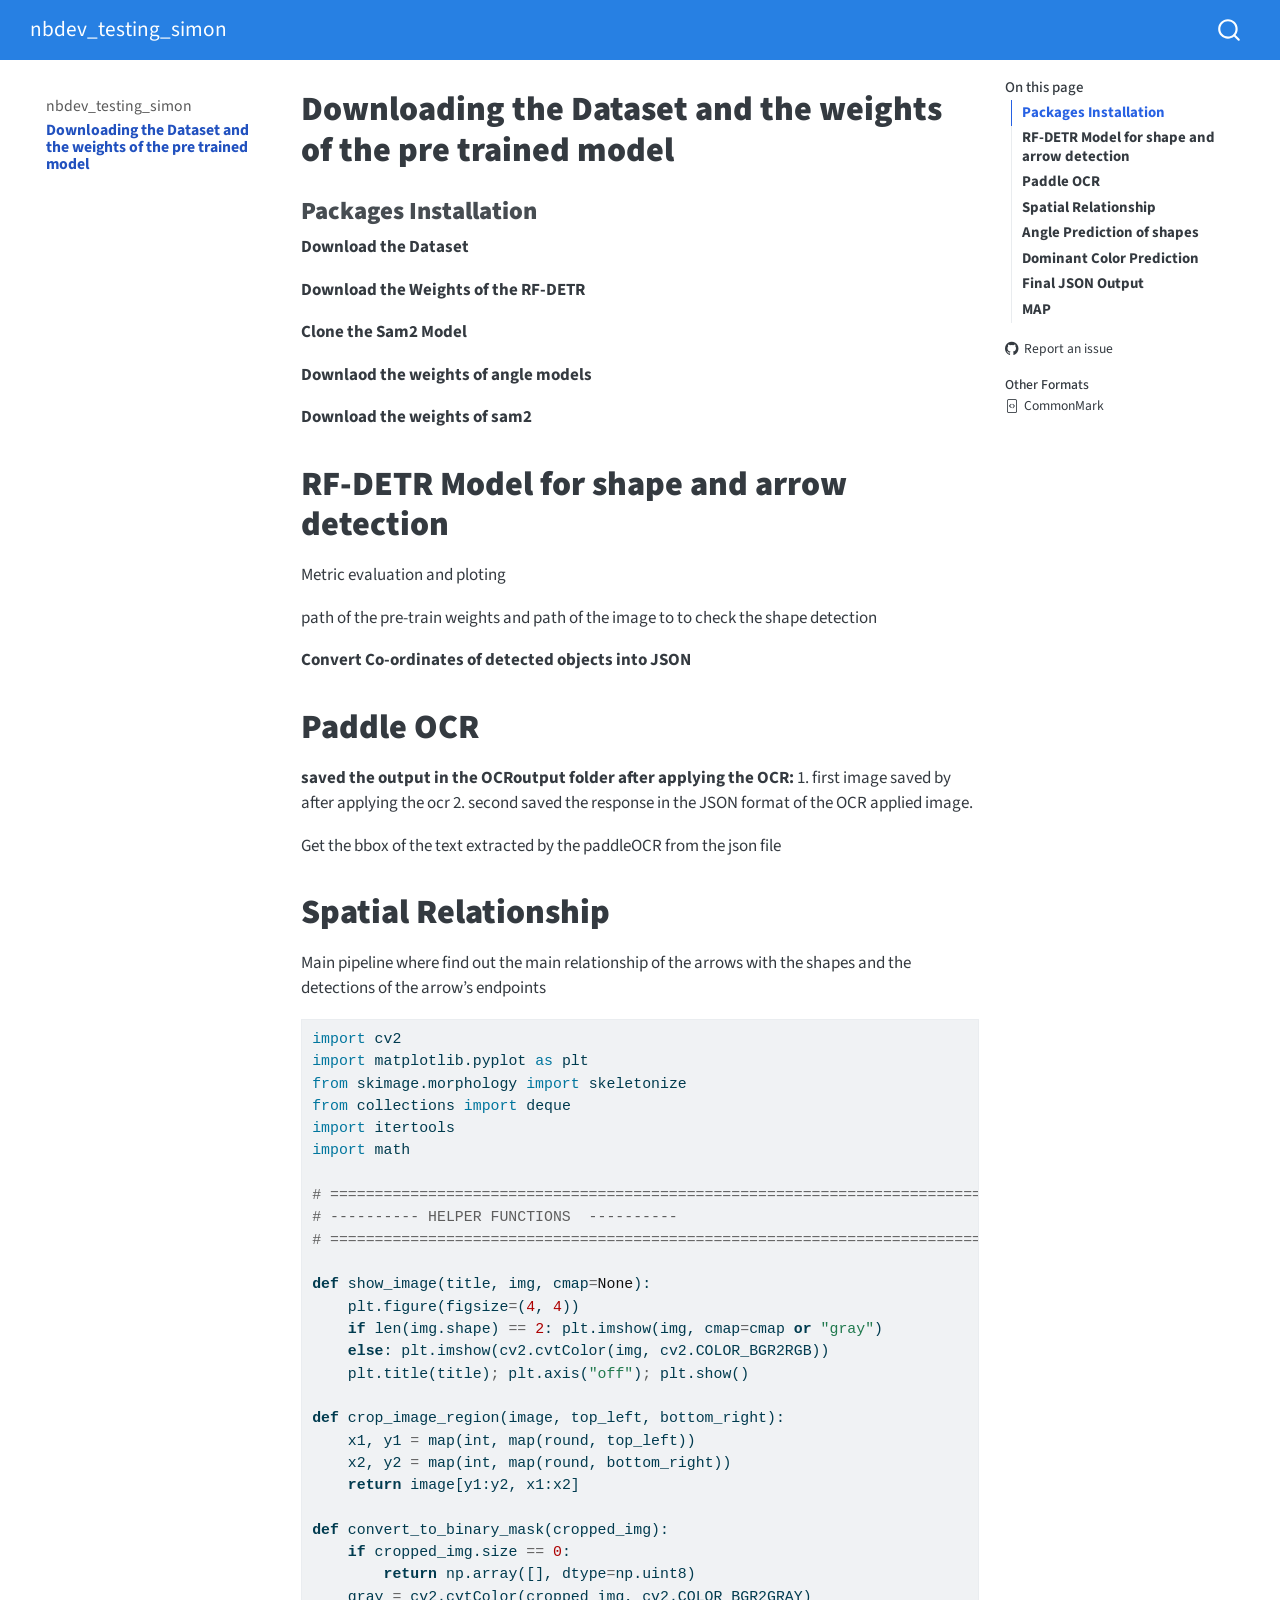
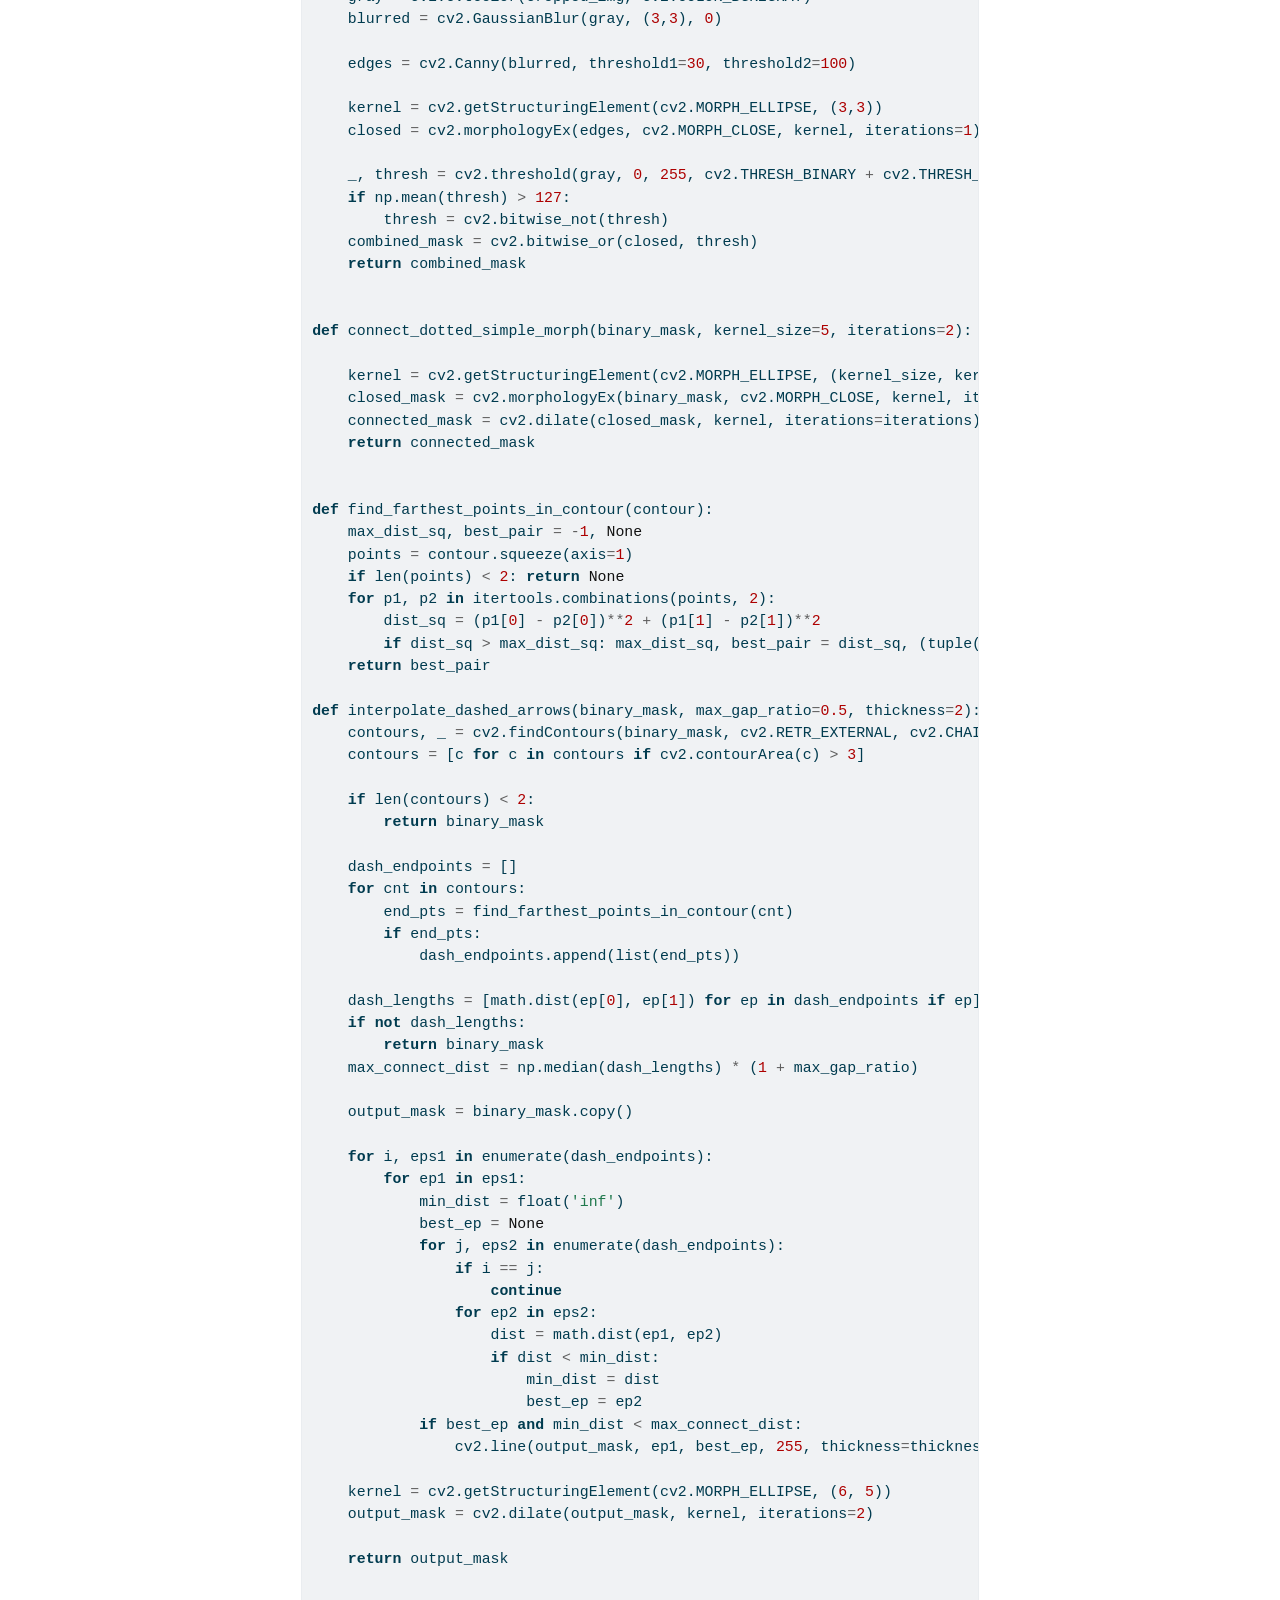
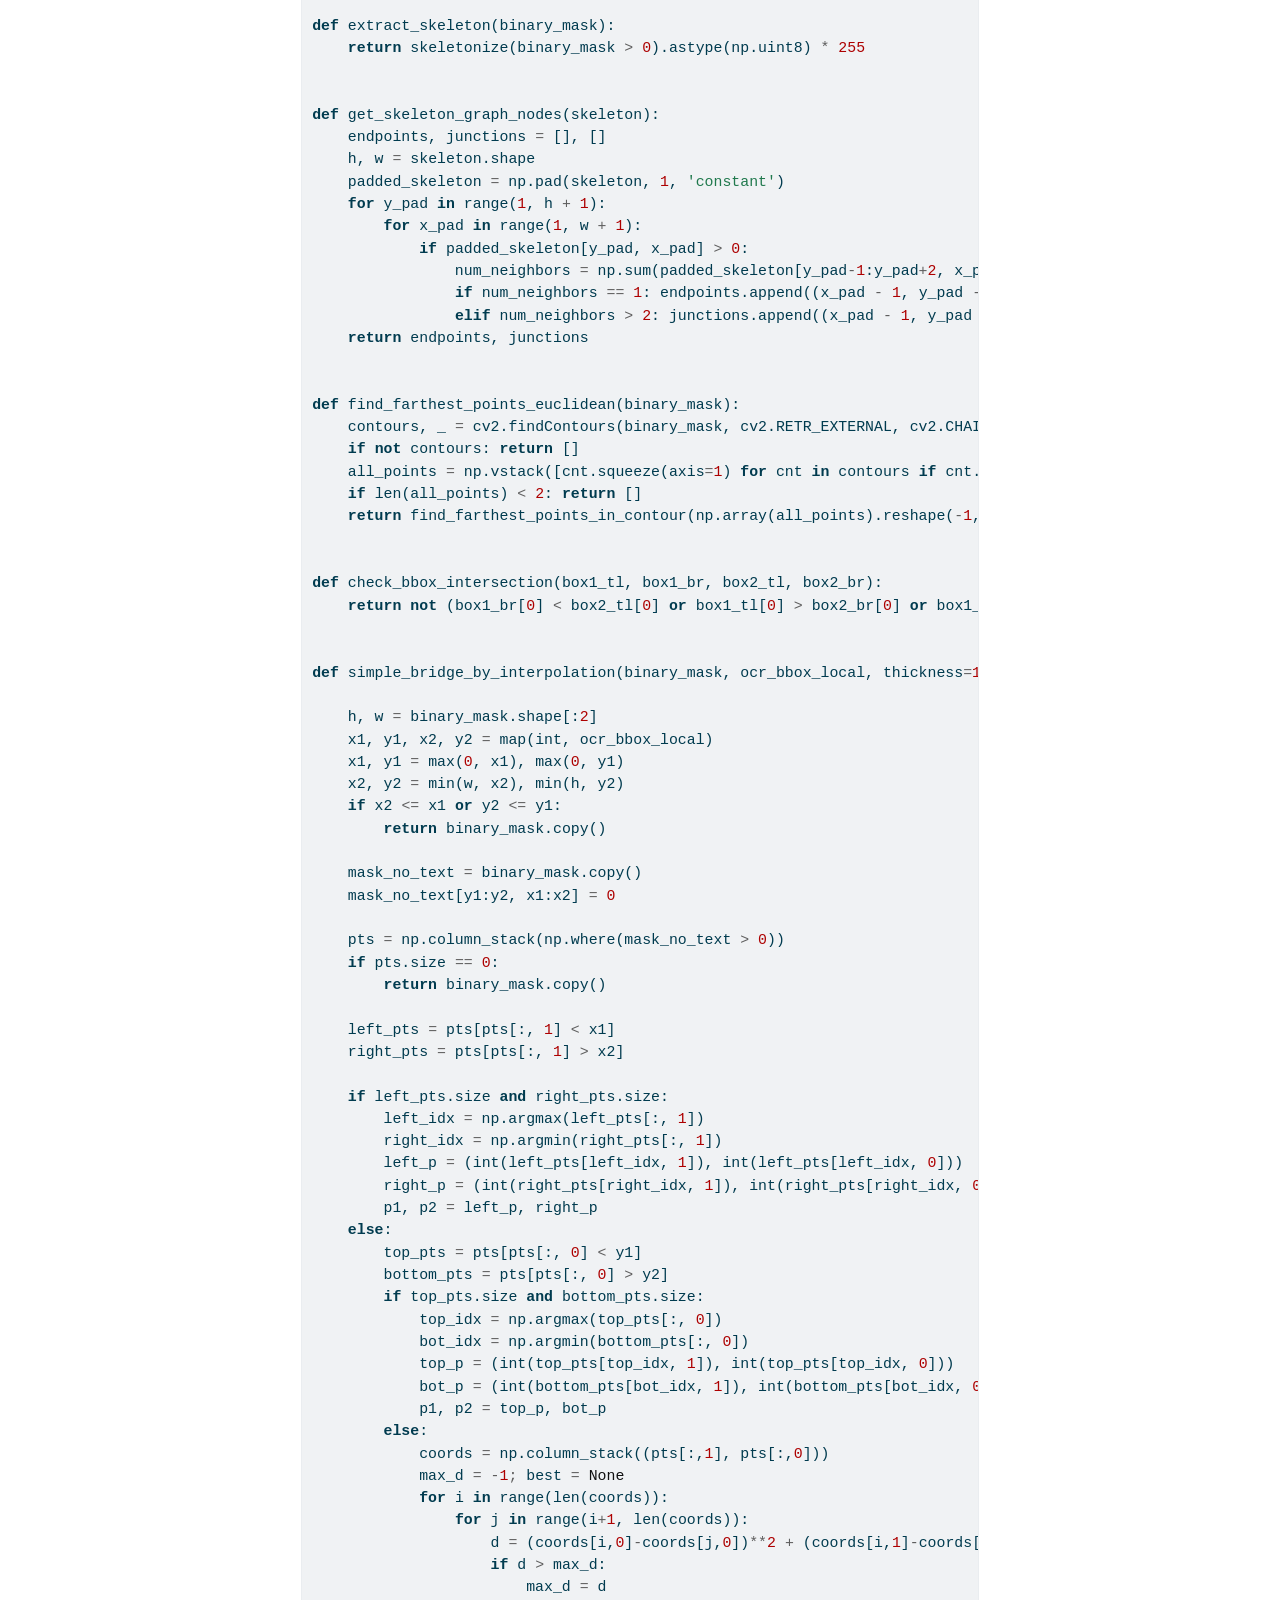
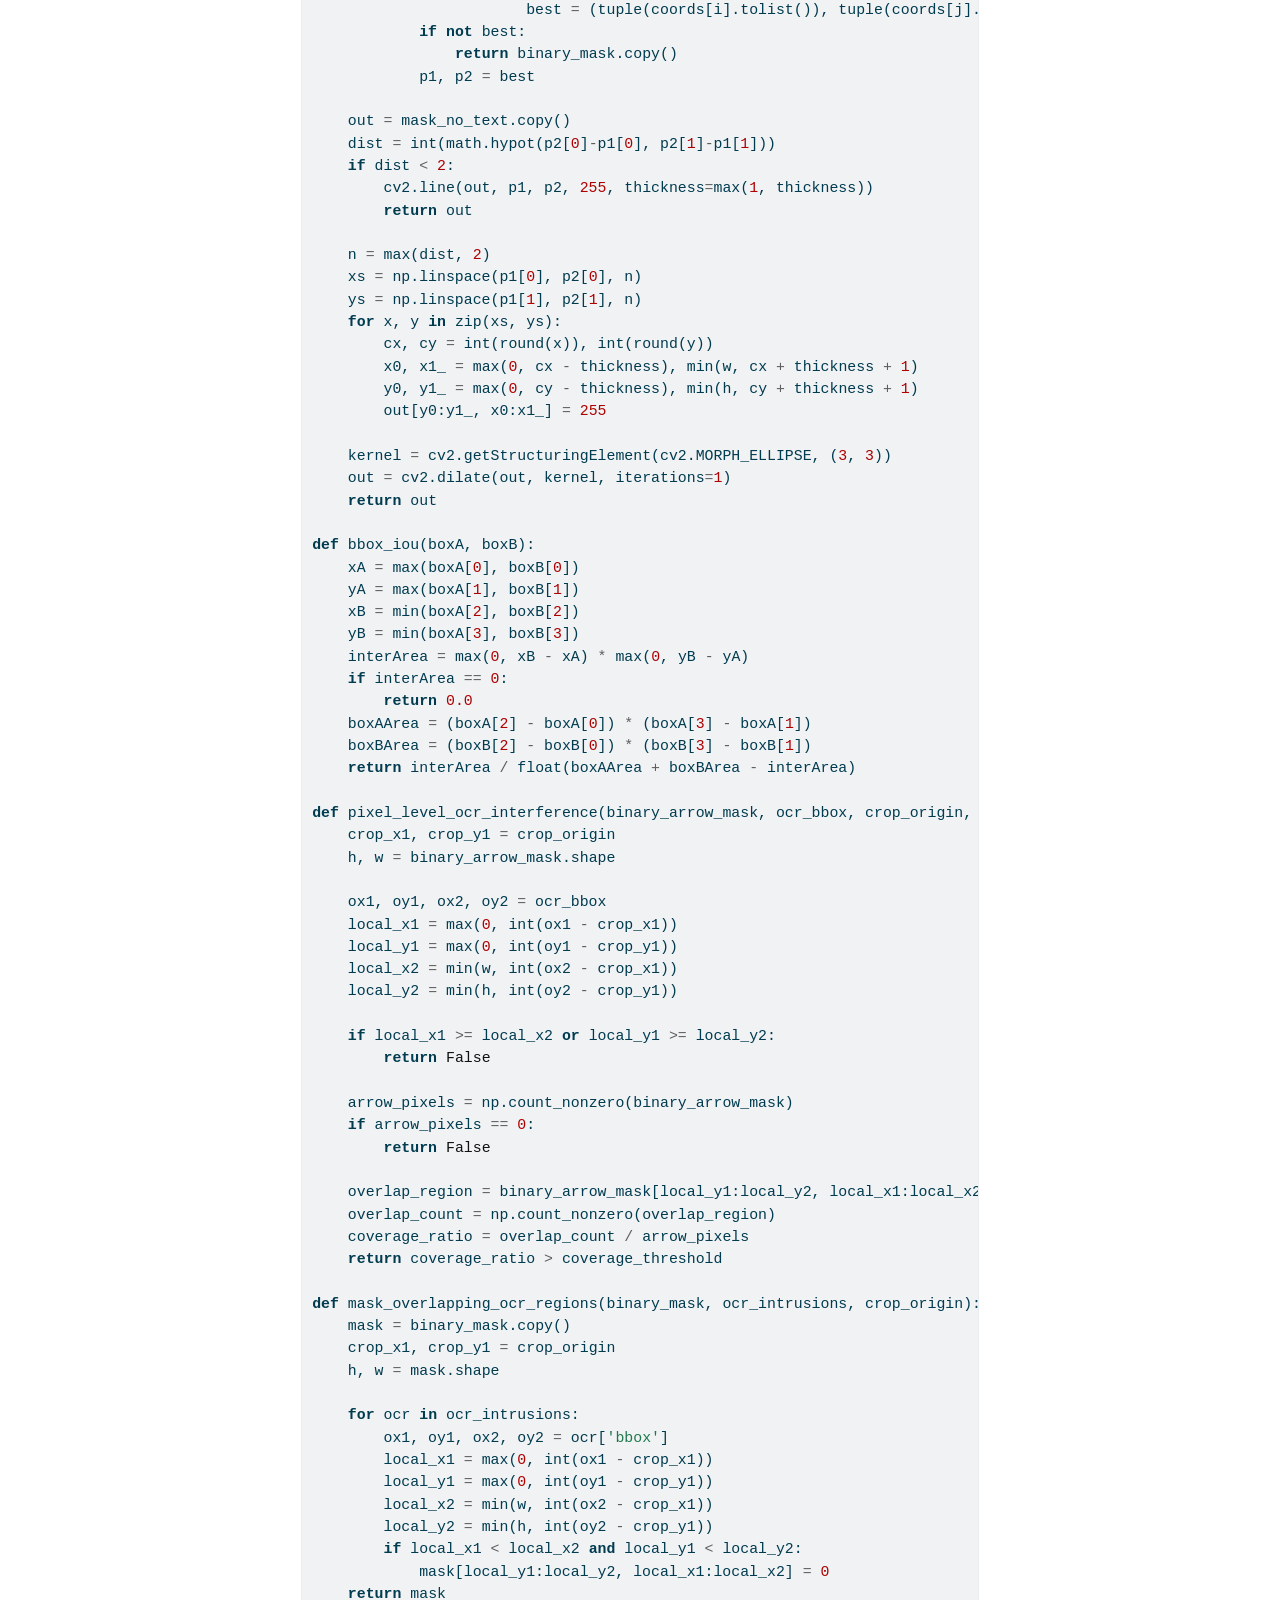
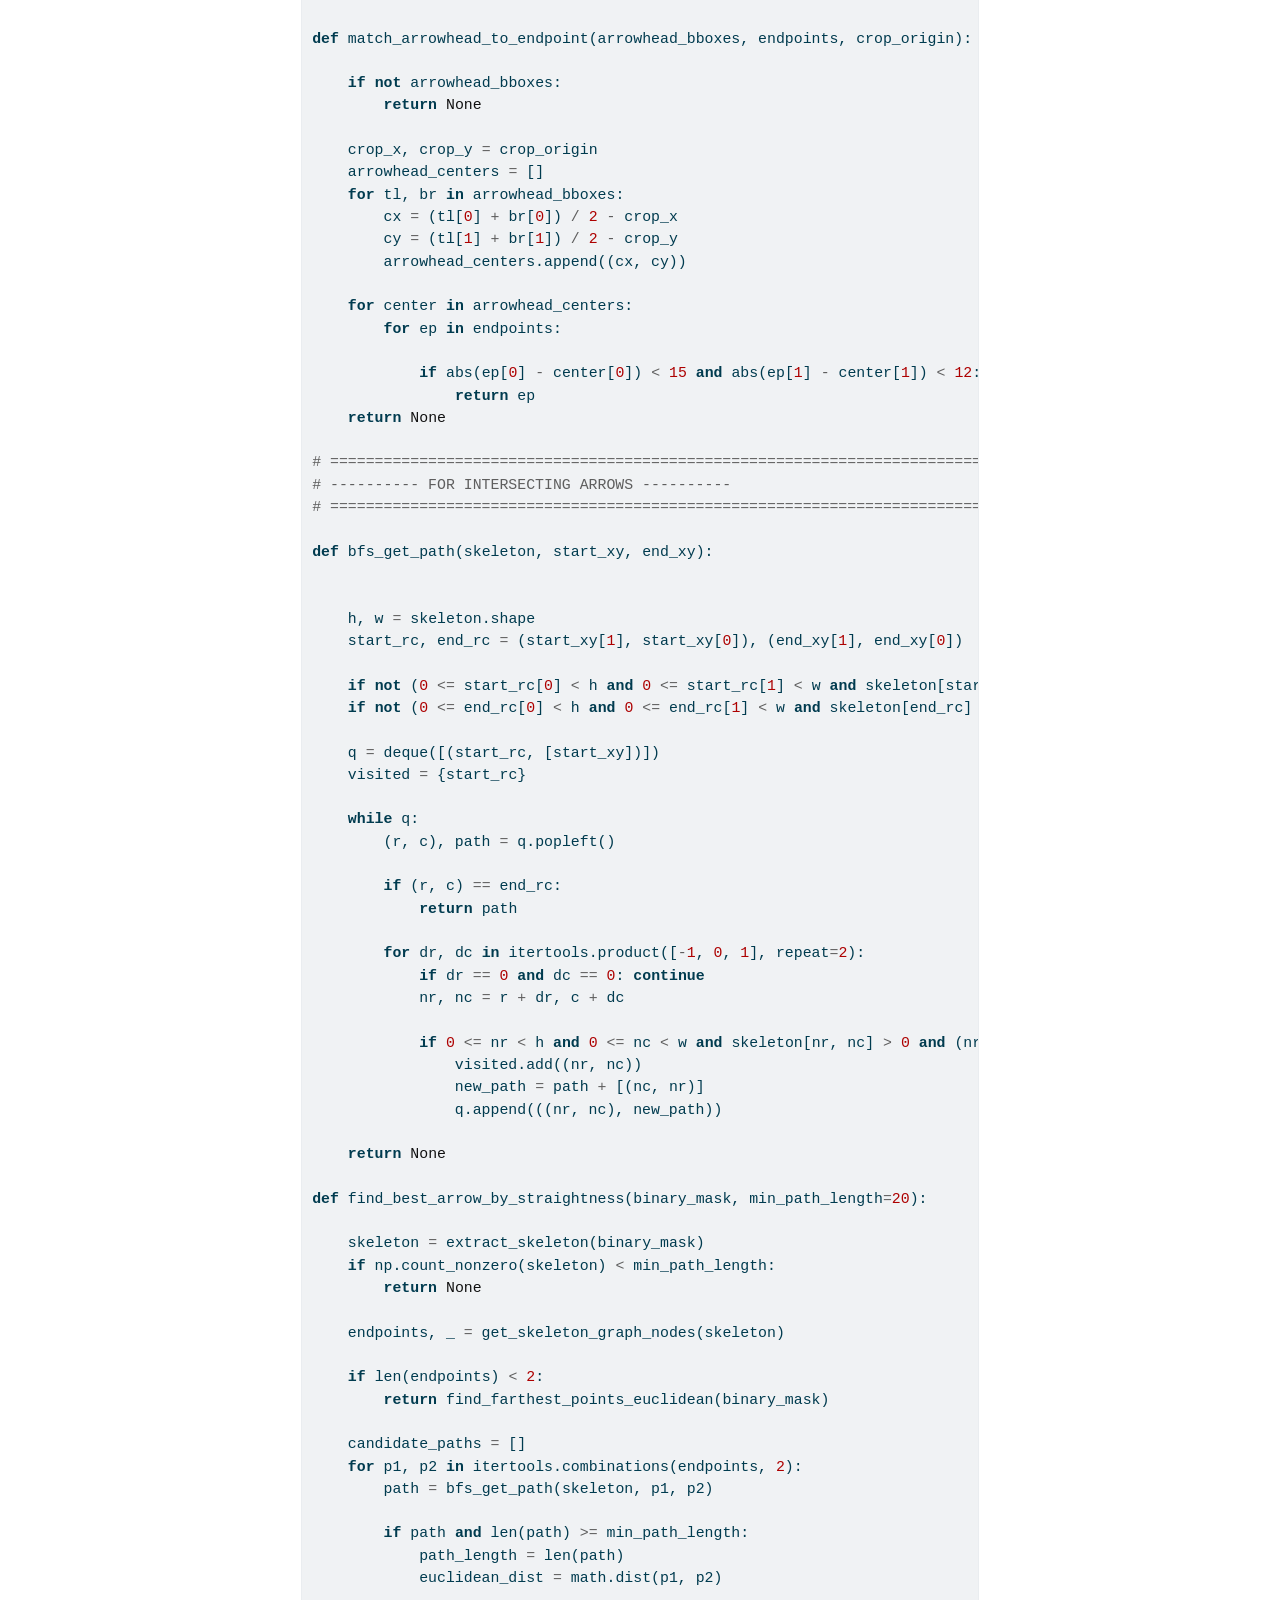
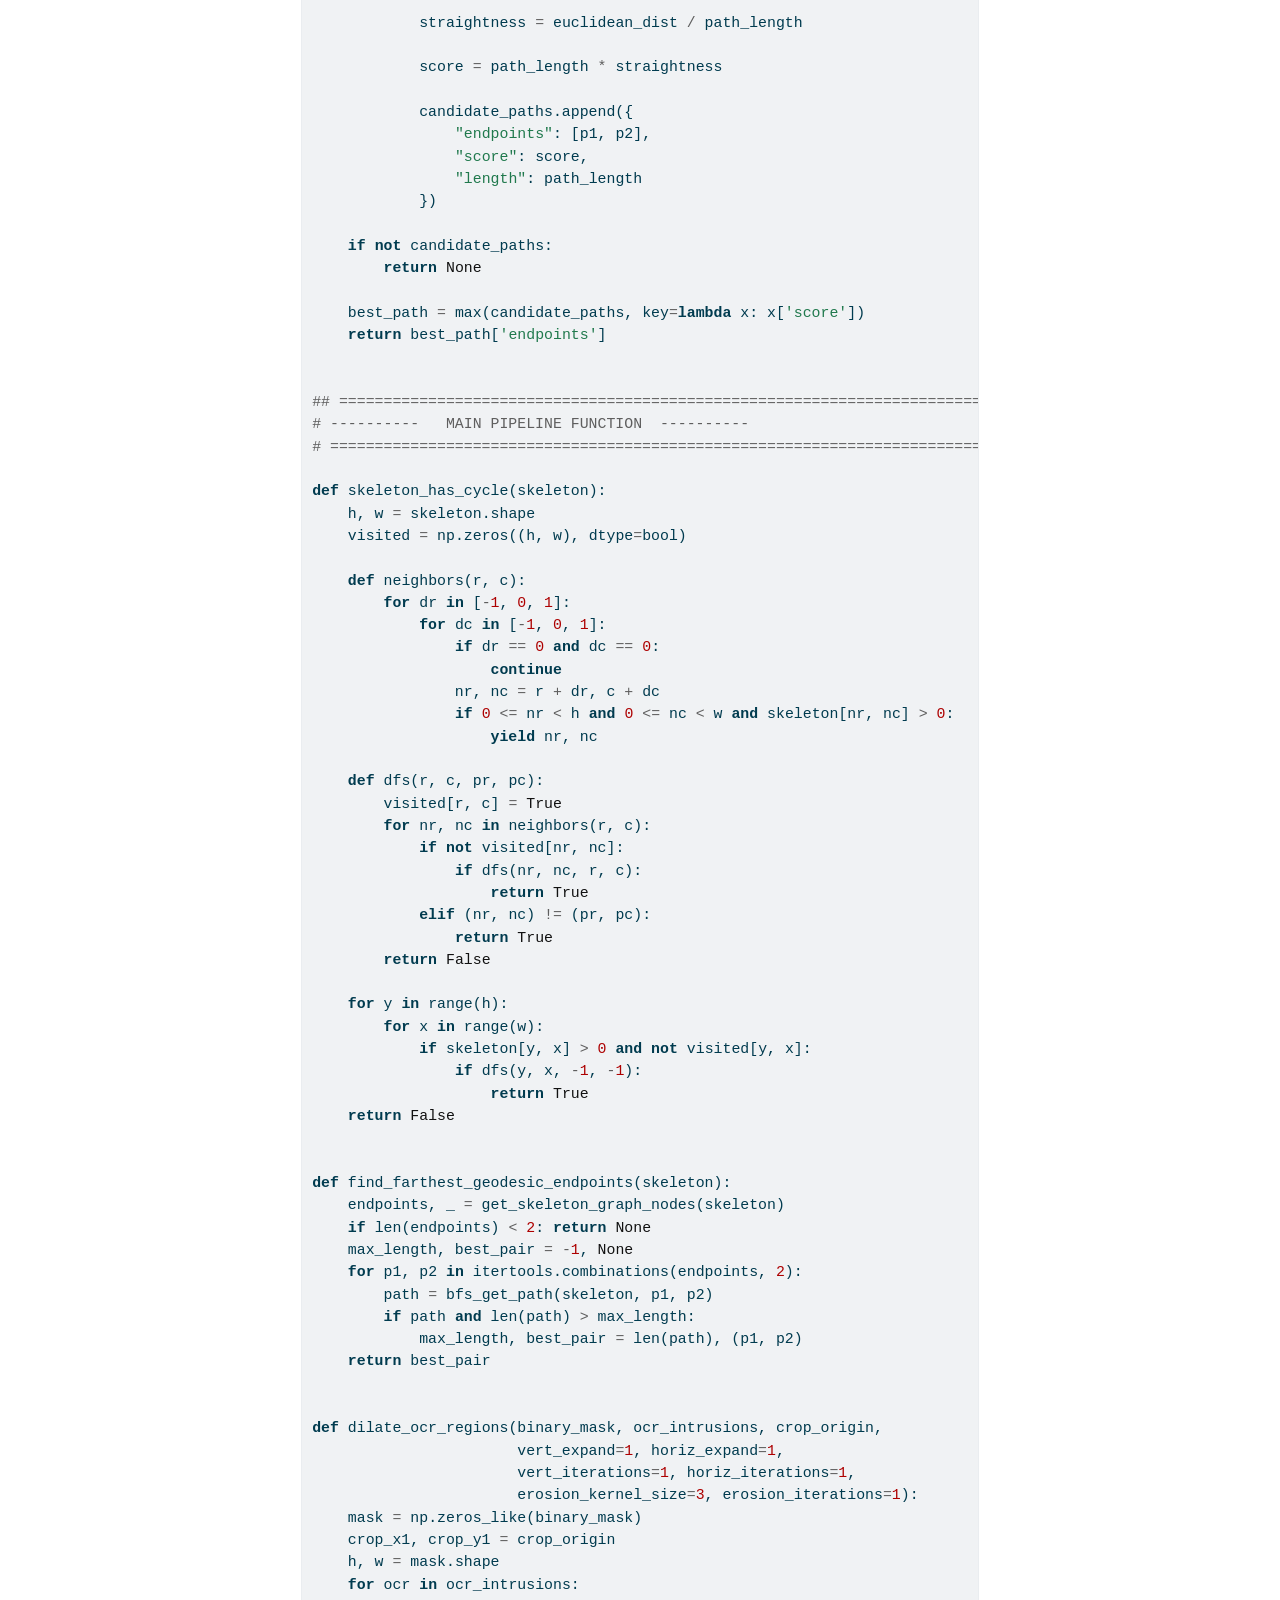
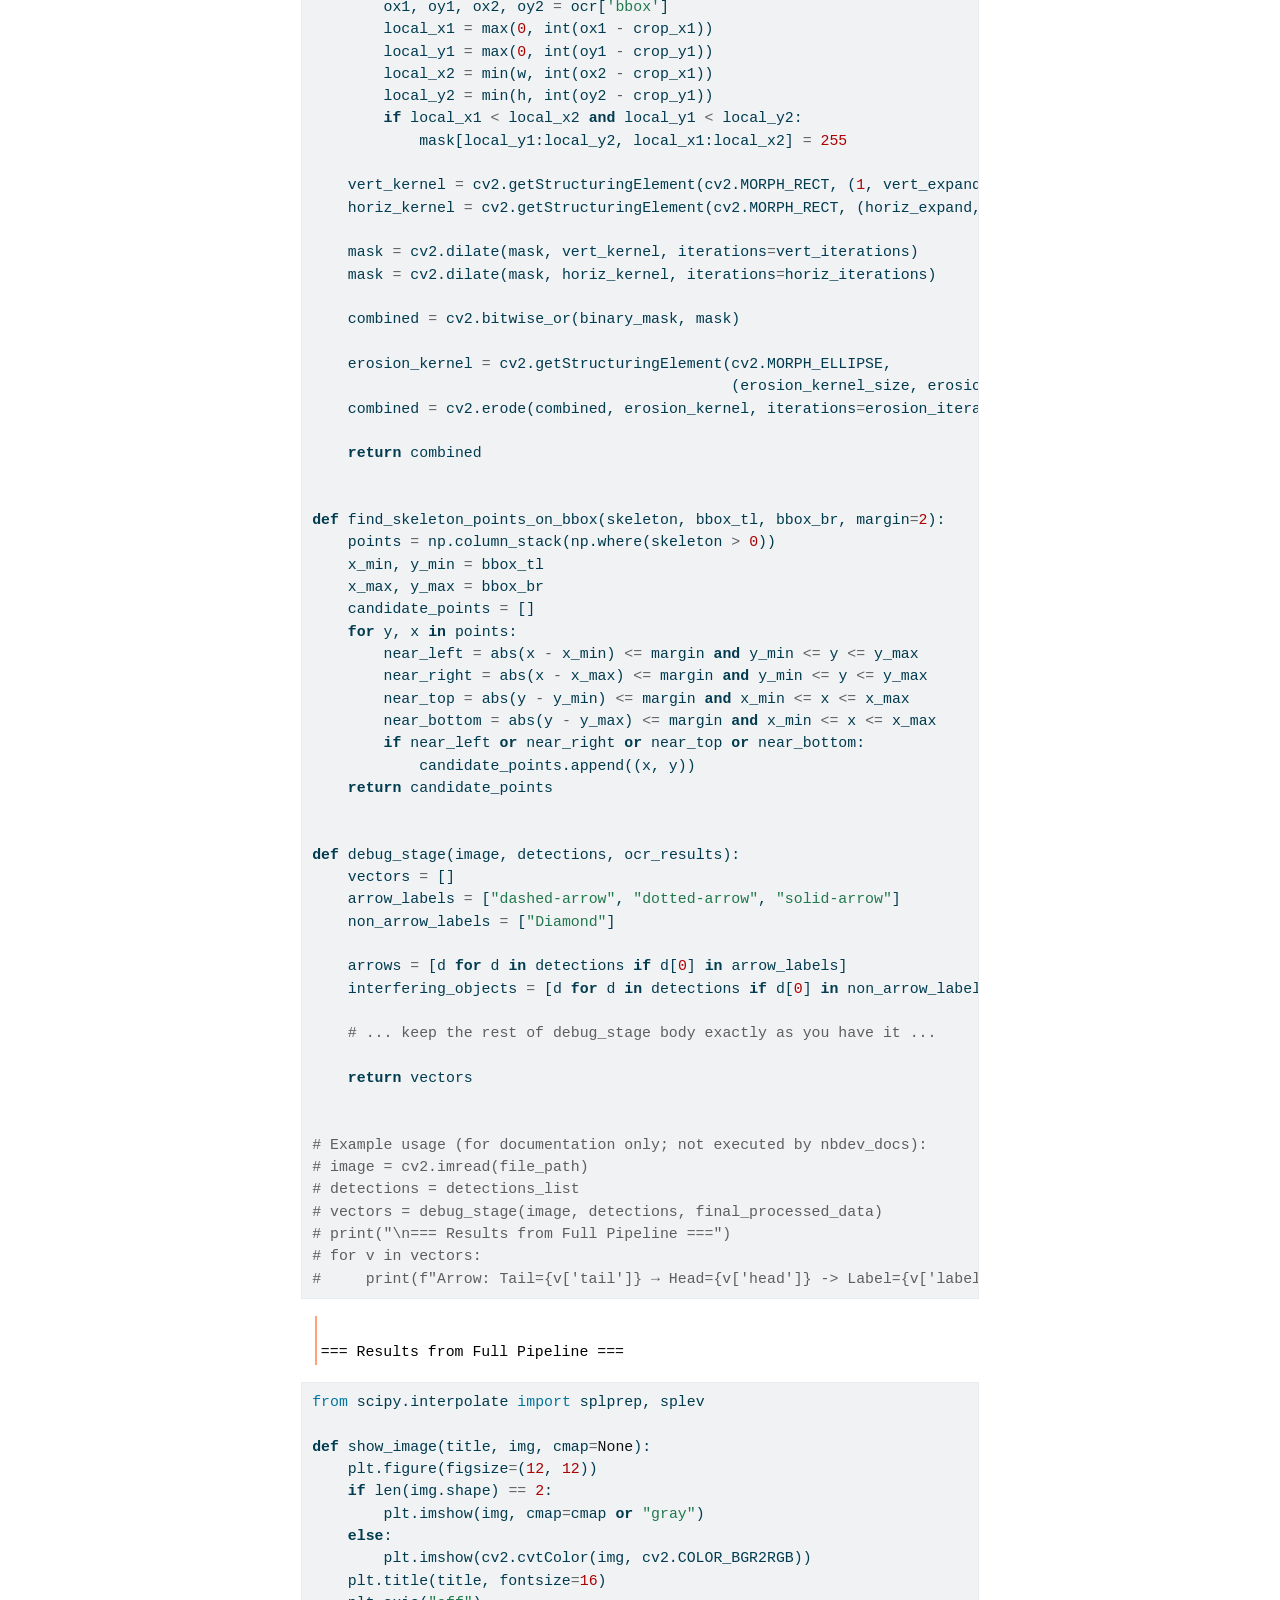
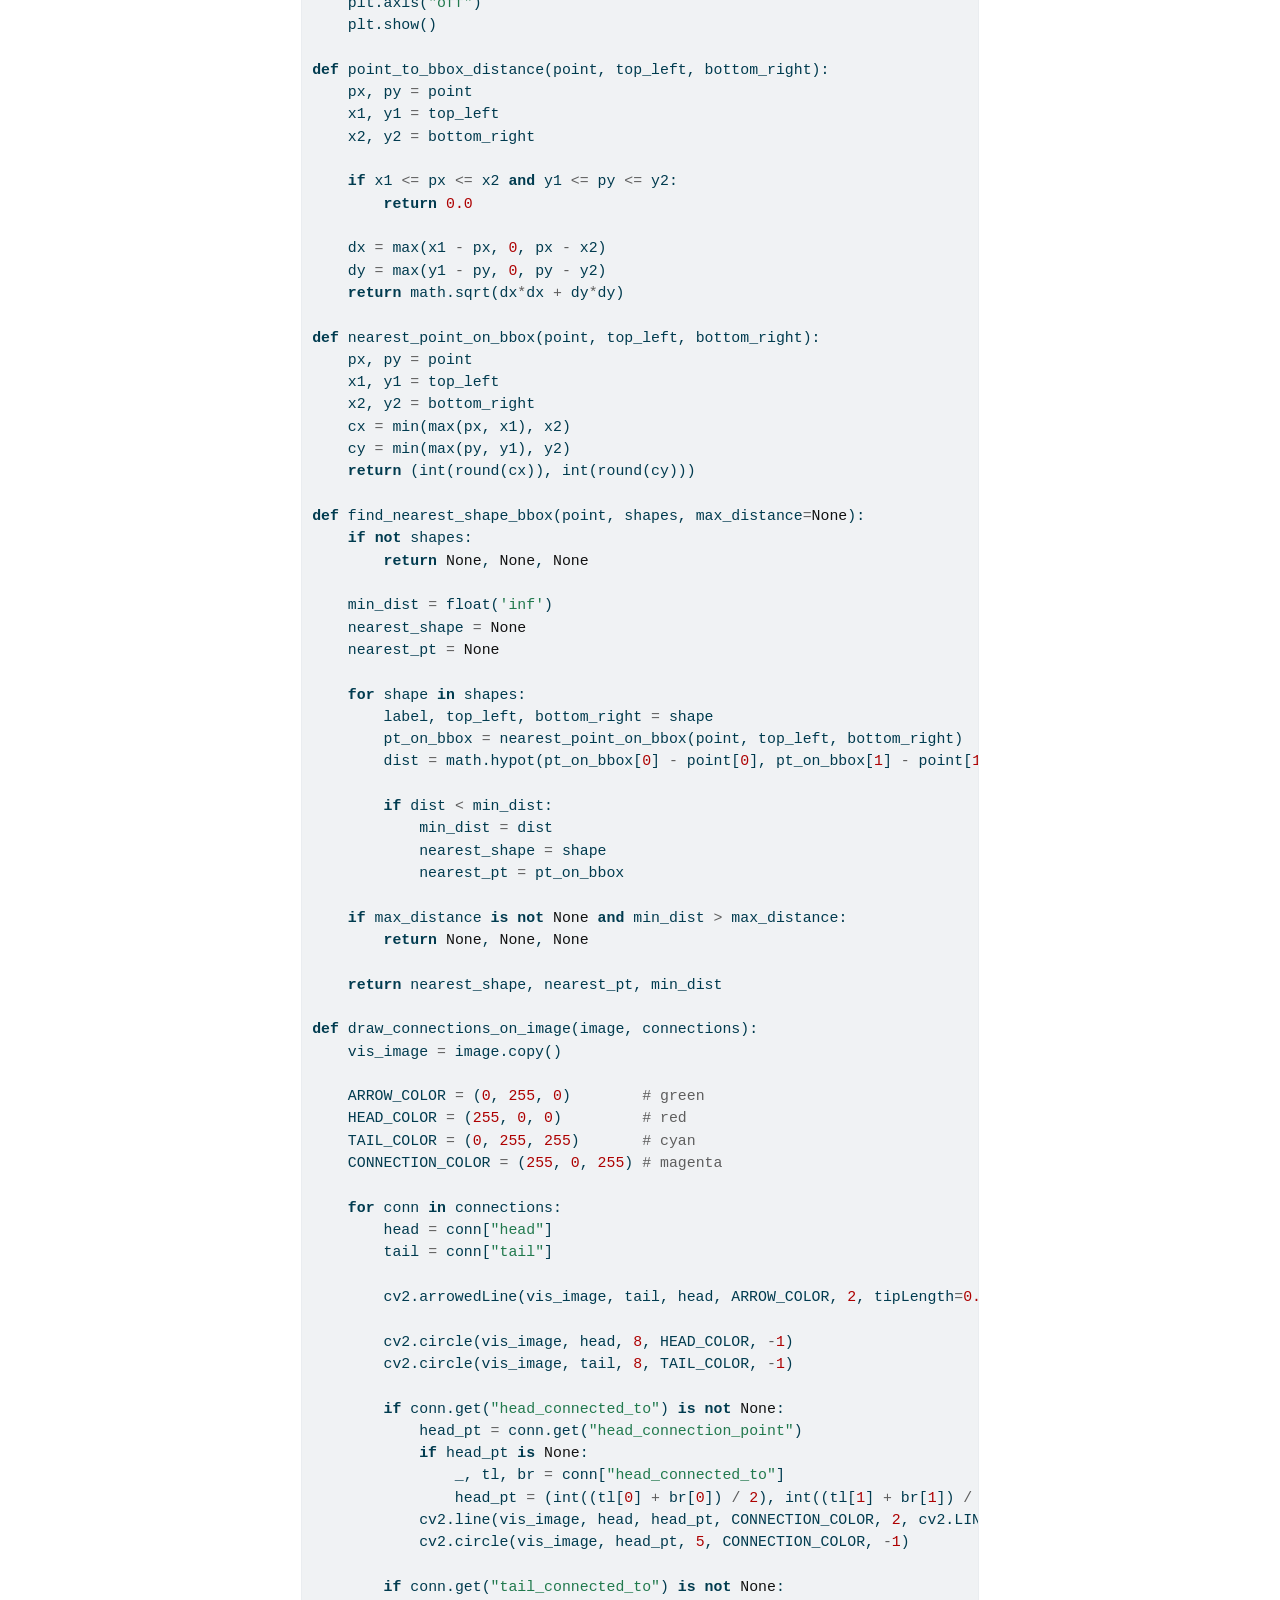
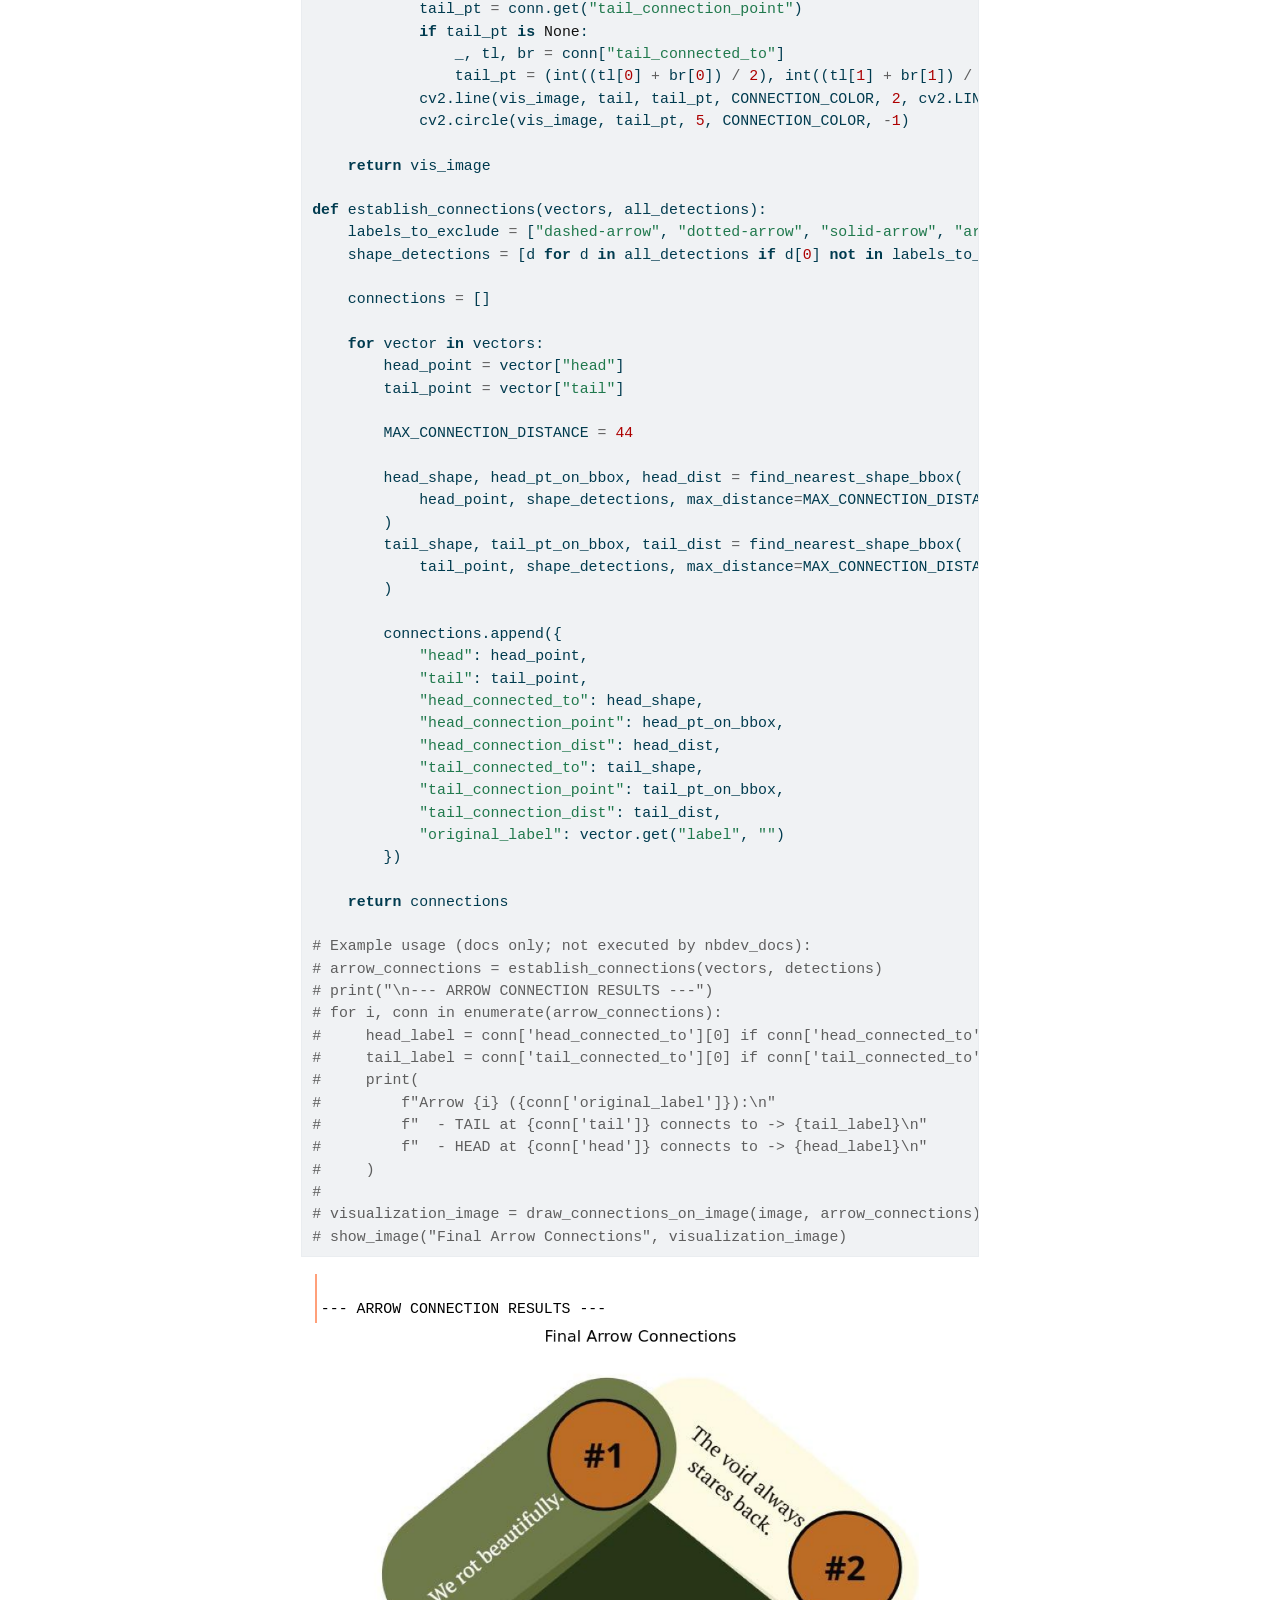
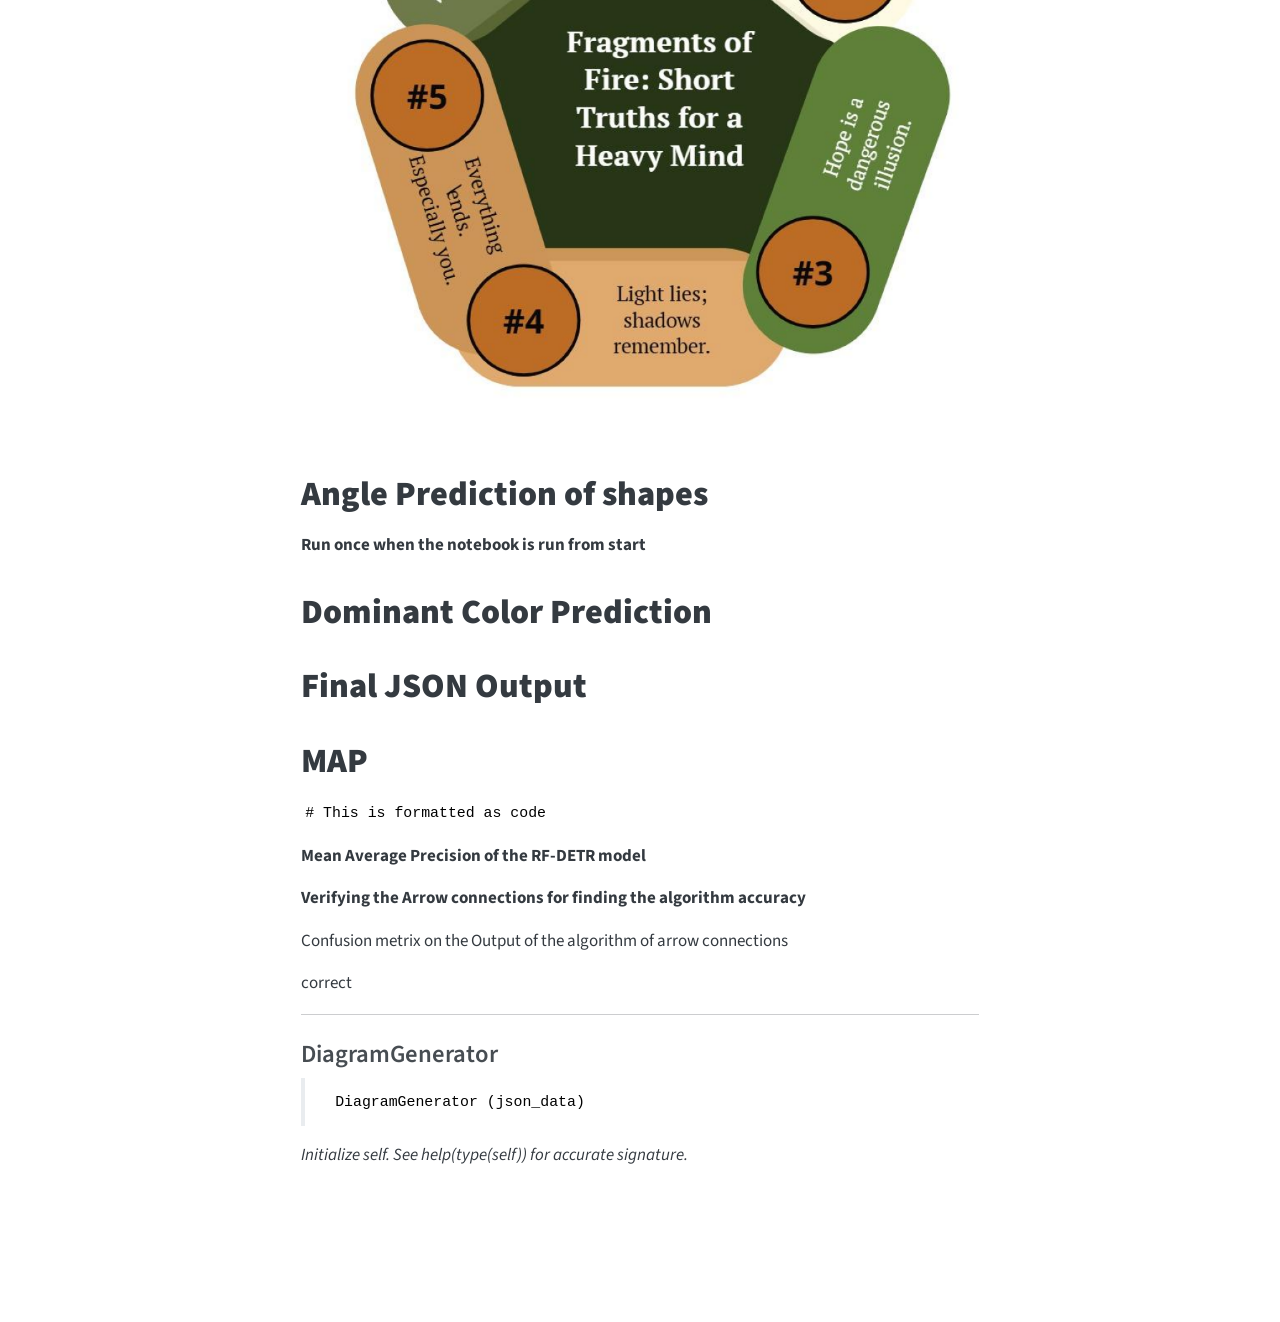
<file: _proc/_docs/core.html>
<!DOCTYPE html>
<html xmlns="http://www.w3.org/1999/xhtml" lang="en" xml:lang="en"><head>

<meta charset="utf-8">
<meta name="generator" content="quarto-1.8.26">

<meta name="viewport" content="width=device-width, initial-scale=1.0, user-scalable=yes">


<title>Downloading the Dataset and the weights of the pre trained model – nbdev_testing_simon</title>
<style>
code{white-space: pre-wrap;}
span.smallcaps{font-variant: small-caps;}
div.columns{display: flex; gap: min(4vw, 1.5em);}
div.column{flex: auto; overflow-x: auto;}
div.hanging-indent{margin-left: 1.5em; text-indent: -1.5em;}
ul.task-list{list-style: none;}
ul.task-list li input[type="checkbox"] {
  width: 0.8em;
  margin: 0 0.8em 0.2em -1em; /* quarto-specific, see https://github.com/quarto-dev/quarto-cli/issues/4556 */ 
  vertical-align: middle;
}
/* CSS for syntax highlighting */
html { -webkit-text-size-adjust: 100%; }
pre > code.sourceCode { white-space: pre; position: relative; }
pre > code.sourceCode > span { display: inline-block; line-height: 1.25; }
pre > code.sourceCode > span:empty { height: 1.2em; }
.sourceCode { overflow: visible; }
code.sourceCode > span { color: inherit; text-decoration: inherit; }
div.sourceCode { margin: 1em 0; }
pre.sourceCode { margin: 0; }
@media screen {
div.sourceCode { overflow: auto; }
}
@media print {
pre > code.sourceCode { white-space: pre-wrap; }
pre > code.sourceCode > span { text-indent: -5em; padding-left: 5em; }
}
pre.numberSource code
  { counter-reset: source-line 0; }
pre.numberSource code > span
  { position: relative; left: -4em; counter-increment: source-line; }
pre.numberSource code > span > a:first-child::before
  { content: counter(source-line);
    position: relative; left: -1em; text-align: right; vertical-align: baseline;
    border: none; display: inline-block;
    -webkit-touch-callout: none; -webkit-user-select: none;
    -khtml-user-select: none; -moz-user-select: none;
    -ms-user-select: none; user-select: none;
    padding: 0 4px; width: 4em;
  }
pre.numberSource { margin-left: 3em;  padding-left: 4px; }
div.sourceCode
  {   }
@media screen {
pre > code.sourceCode > span > a:first-child::before { text-decoration: underline; }
}
</style>


<script src="site_libs/quarto-nav/quarto-nav.js"></script>
<script src="site_libs/quarto-nav/headroom.min.js"></script>
<script src="site_libs/clipboard/clipboard.min.js"></script>
<script src="site_libs/quarto-search/autocomplete.umd.js"></script>
<script src="site_libs/quarto-search/fuse.min.js"></script>
<script src="site_libs/quarto-search/quarto-search.js"></script>
<meta name="quarto:offset" content="./">
<script src="site_libs/quarto-html/quarto.js" type="module"></script>
<script src="site_libs/quarto-html/tabsets/tabsets.js" type="module"></script>
<script src="site_libs/quarto-html/axe/axe-check.js" type="module"></script>
<script src="site_libs/quarto-html/popper.min.js"></script>
<script src="site_libs/quarto-html/tippy.umd.min.js"></script>
<script src="site_libs/quarto-html/anchor.min.js"></script>
<link href="site_libs/quarto-html/tippy.css" rel="stylesheet">
<link href="site_libs/quarto-html/quarto-syntax-highlighting-587c61ba64f3a5504c4d52d930310e48.css" rel="stylesheet" id="quarto-text-highlighting-styles">
<script src="site_libs/bootstrap/bootstrap.min.js"></script>
<link href="site_libs/bootstrap/bootstrap-icons.css" rel="stylesheet">
<link href="site_libs/bootstrap/bootstrap-4369b3b467e4dfc43c03312748781de1.min.css" rel="stylesheet" append-hash="true" id="quarto-bootstrap" data-mode="light">
<script id="quarto-search-options" type="application/json">{
  "location": "navbar",
  "copy-button": false,
  "collapse-after": 3,
  "panel-placement": "end",
  "type": "overlay",
  "limit": 50,
  "keyboard-shortcut": [
    "f",
    "/",
    "s"
  ],
  "show-item-context": false,
  "language": {
    "search-no-results-text": "No results",
    "search-matching-documents-text": "matching documents",
    "search-copy-link-title": "Copy link to search",
    "search-hide-matches-text": "Hide additional matches",
    "search-more-match-text": "more match in this document",
    "search-more-matches-text": "more matches in this document",
    "search-clear-button-title": "Clear",
    "search-text-placeholder": "",
    "search-detached-cancel-button-title": "Cancel",
    "search-submit-button-title": "Submit",
    "search-label": "Search"
  }
}</script>


<link rel="stylesheet" href="styles.css">
<meta property="og:title" content="Downloading the Dataset and the weights of the pre trained model – nbdev_testing_simon">
<meta property="og:description" content="AI Board Scanner using nbdev">
<meta property="og:image" content="https://Muhammad Asif.github.io/nbdev_testing_simon/00_core_files/figure-html/cell-42-output-2.png">
<meta property="og:site_name" content="nbdev_testing_simon">
<meta property="og:image:height" content="968">
<meta property="og:image:width" content="947">
<meta name="twitter:title" content="Downloading the Dataset and the weights of the pre trained model – nbdev_testing_simon">
<meta name="twitter:description" content="AI Board Scanner using nbdev">
<meta name="twitter:image" content="https://Muhammad Asif.github.io/nbdev_testing_simon/00_core_files/figure-html/cell-42-output-2.png">
<meta name="twitter:image-height" content="968">
<meta name="twitter:image-width" content="947">
<meta name="twitter:card" content="summary_large_image">
</head>

<body class="nav-sidebar floating nav-fixed quarto-light">

<div id="quarto-search-results"></div>
  <header id="quarto-header" class="headroom fixed-top">
    <nav class="navbar navbar-expand-lg " data-bs-theme="dark">
      <div class="navbar-container container-fluid">
      <div class="navbar-brand-container mx-auto">
    <a class="navbar-brand" href="./index.html">
    <span class="navbar-title">nbdev_testing_simon</span>
    </a>
  </div>
        <div class="quarto-navbar-tools tools-end">
</div>
          <div id="quarto-search" class="" title="Search"></div>
      </div> <!-- /container-fluid -->
    </nav>
  <nav class="quarto-secondary-nav">
    <div class="container-fluid d-flex">
      <button type="button" class="quarto-btn-toggle btn" data-bs-toggle="collapse" role="button" data-bs-target=".quarto-sidebar-collapse-item" aria-controls="quarto-sidebar" aria-expanded="false" aria-label="Toggle sidebar navigation" onclick="if (window.quartoToggleHeadroom) { window.quartoToggleHeadroom(); }">
        <i class="bi bi-layout-text-sidebar-reverse"></i>
      </button>
        <nav class="quarto-page-breadcrumbs" aria-label="breadcrumb"><ol class="breadcrumb"><li class="breadcrumb-item"><a href="./core.html"><strong>Downloading the Dataset and the weights of the pre trained model</strong></a></li></ol></nav>
        <a class="flex-grow-1" role="navigation" data-bs-toggle="collapse" data-bs-target=".quarto-sidebar-collapse-item" aria-controls="quarto-sidebar" aria-expanded="false" aria-label="Toggle sidebar navigation" onclick="if (window.quartoToggleHeadroom) { window.quartoToggleHeadroom(); }">      
        </a>
    </div>
  </nav>
</header>
<!-- content -->
<div id="quarto-content" class="quarto-container page-columns page-rows-contents page-layout-article page-navbar">
<!-- sidebar -->
  <nav id="quarto-sidebar" class="sidebar collapse collapse-horizontal quarto-sidebar-collapse-item sidebar-navigation floating overflow-auto">
    <div class="sidebar-menu-container"> 
    <ul class="list-unstyled mt-1">
        <li class="sidebar-item">
  <div class="sidebar-item-container"> 
  <a href="./index.html" class="sidebar-item-text sidebar-link">
 <span class="menu-text">nbdev_testing_simon</span></a>
  </div>
</li>
        <li class="sidebar-item">
  <div class="sidebar-item-container"> 
  <a href="./core.html" class="sidebar-item-text sidebar-link active">
 <span class="menu-text"><strong>Downloading the Dataset and the weights of the pre trained model</strong></span></a>
  </div>
</li>
    </ul>
    </div>
</nav>
<div id="quarto-sidebar-glass" class="quarto-sidebar-collapse-item" data-bs-toggle="collapse" data-bs-target=".quarto-sidebar-collapse-item"></div>
<!-- margin-sidebar -->
    <div id="quarto-margin-sidebar" class="sidebar margin-sidebar">
        <nav id="TOC" role="doc-toc" class="toc-active">
    <h2 id="toc-title">On this page</h2>
   
  <ul>
  <li><a href="#packages-installation" id="toc-packages-installation" class="nav-link active" data-scroll-target="#packages-installation"><strong>Packages Installation</strong></a></li>
  <li><a href="#rf-detr-model-for-shape-and-arrow-detection" id="toc-rf-detr-model-for-shape-and-arrow-detection" class="nav-link" data-scroll-target="#rf-detr-model-for-shape-and-arrow-detection"><strong>RF-DETR Model for shape and arrow detection</strong></a></li>
  <li><a href="#paddle-ocr" id="toc-paddle-ocr" class="nav-link" data-scroll-target="#paddle-ocr"><strong>Paddle OCR</strong></a></li>
  <li><a href="#spatial-relationship" id="toc-spatial-relationship" class="nav-link" data-scroll-target="#spatial-relationship"><strong>Spatial Relationship</strong></a></li>
  <li><a href="#angle-prediction-of-shapes" id="toc-angle-prediction-of-shapes" class="nav-link" data-scroll-target="#angle-prediction-of-shapes"><strong>Angle Prediction of shapes</strong></a></li>
  <li><a href="#dominant-color-prediction" id="toc-dominant-color-prediction" class="nav-link" data-scroll-target="#dominant-color-prediction"><strong>Dominant Color Prediction</strong></a></li>
  <li><a href="#final-json-output" id="toc-final-json-output" class="nav-link" data-scroll-target="#final-json-output"><strong>Final JSON Output</strong></a></li>
  <li><a href="#map" id="toc-map" class="nav-link" data-scroll-target="#map"><strong>MAP</strong></a>
  <ul class="collapse">
  <li><a href="#diagramgenerator" id="toc-diagramgenerator" class="nav-link" data-scroll-target="#diagramgenerator">DiagramGenerator</a></li>
  </ul></li>
  </ul>
<div class="toc-actions"><ul><li><a href="https://github.com/Muhammad Asif/nbdev_testing_simon/issues/new" class="toc-action"><i class="bi bi-github"></i>Report an issue</a></li></ul></div><div class="quarto-alternate-formats"><h2>Other Formats</h2><ul><li><a href="core.html.md"><i class="bi bi-file-code"></i>CommonMark</a></li></ul></div></nav>
    </div>
<!-- main -->
<main class="content" id="quarto-document-content">

<header id="title-block-header" class="quarto-title-block default">
<div class="quarto-title">
<h1 class="title"><strong>Downloading the Dataset and the weights of the pre trained model</strong></h1>
</div>



<div class="quarto-title-meta">

    
  
    
  </div>
  


</header>


<!-- WARNING: THIS FILE WAS AUTOGENERATED! DO NOT EDIT! -->
<section id="packages-installation" class="level3">
<h3 class="anchored" data-anchor-id="packages-installation"><strong>Packages Installation</strong></h3>
<p><strong>Download the Dataset</strong></p>
<p><strong>Download the Weights of the RF-DETR</strong></p>
<p><strong>Clone the Sam2 Model</strong></p>
<p><strong>Downlaod the weights of angle models</strong></p>
<p><strong>Download the weights of sam2</strong></p>
</section>
<section id="rf-detr-model-for-shape-and-arrow-detection" class="level1">
<h1><strong>RF-DETR Model for shape and arrow detection</strong></h1>
<p>Metric evaluation and ploting</p>
<p>path of the pre-train weights and path of the image to to check the shape detection</p>
<p><strong>Convert Co-ordinates of detected objects into JSON</strong></p>
</section>
<section id="paddle-ocr" class="level1">
<h1><strong>Paddle OCR</strong></h1>
<p><strong>saved the output in the OCRoutput folder after applying the OCR:</strong> 1. first image saved by after applying the ocr 2. second saved the response in the JSON format of the OCR applied image.</p>
<p>Get the bbox of the text extracted by the paddleOCR from the json file</p>
</section>
<section id="spatial-relationship" class="level1">
<h1><strong>Spatial Relationship</strong></h1>
<p>Main pipeline where find out the main relationship of the arrows with the shapes and the detections of the arrow’s endpoints</p>
<div id="cell-56" class="cell">
<div class="code-copy-outer-scaffold"><div class="sourceCode cell-code" id="cb1"><pre class="sourceCode python code-with-copy"><code class="sourceCode python"><span id="cb1-1"><a href="#cb1-1" aria-hidden="true" tabindex="-1"></a><span class="im">import</span> cv2</span>
<span id="cb1-2"><a href="#cb1-2" aria-hidden="true" tabindex="-1"></a><span class="im">import</span> matplotlib.pyplot <span class="im">as</span> plt</span>
<span id="cb1-3"><a href="#cb1-3" aria-hidden="true" tabindex="-1"></a><span class="im">from</span> skimage.morphology <span class="im">import</span> skeletonize</span>
<span id="cb1-4"><a href="#cb1-4" aria-hidden="true" tabindex="-1"></a><span class="im">from</span> collections <span class="im">import</span> deque</span>
<span id="cb1-5"><a href="#cb1-5" aria-hidden="true" tabindex="-1"></a><span class="im">import</span> itertools</span>
<span id="cb1-6"><a href="#cb1-6" aria-hidden="true" tabindex="-1"></a><span class="im">import</span> math</span>
<span id="cb1-7"><a href="#cb1-7" aria-hidden="true" tabindex="-1"></a></span>
<span id="cb1-8"><a href="#cb1-8" aria-hidden="true" tabindex="-1"></a><span class="co"># ==============================================================================</span></span>
<span id="cb1-9"><a href="#cb1-9" aria-hidden="true" tabindex="-1"></a><span class="co"># ---------- HELPER FUNCTIONS  ----------</span></span>
<span id="cb1-10"><a href="#cb1-10" aria-hidden="true" tabindex="-1"></a><span class="co"># ==============================================================================</span></span>
<span id="cb1-11"><a href="#cb1-11" aria-hidden="true" tabindex="-1"></a></span>
<span id="cb1-12"><a href="#cb1-12" aria-hidden="true" tabindex="-1"></a><span class="kw">def</span> show_image(title, img, cmap<span class="op">=</span><span class="va">None</span>):</span>
<span id="cb1-13"><a href="#cb1-13" aria-hidden="true" tabindex="-1"></a>    plt.figure(figsize<span class="op">=</span>(<span class="dv">4</span>, <span class="dv">4</span>))</span>
<span id="cb1-14"><a href="#cb1-14" aria-hidden="true" tabindex="-1"></a>    <span class="cf">if</span> <span class="bu">len</span>(img.shape) <span class="op">==</span> <span class="dv">2</span>: plt.imshow(img, cmap<span class="op">=</span>cmap <span class="kw">or</span> <span class="st">"gray"</span>)</span>
<span id="cb1-15"><a href="#cb1-15" aria-hidden="true" tabindex="-1"></a>    <span class="cf">else</span>: plt.imshow(cv2.cvtColor(img, cv2.COLOR_BGR2RGB))</span>
<span id="cb1-16"><a href="#cb1-16" aria-hidden="true" tabindex="-1"></a>    plt.title(title)<span class="op">;</span> plt.axis(<span class="st">"off"</span>)<span class="op">;</span> plt.show()</span>
<span id="cb1-17"><a href="#cb1-17" aria-hidden="true" tabindex="-1"></a></span>
<span id="cb1-18"><a href="#cb1-18" aria-hidden="true" tabindex="-1"></a><span class="kw">def</span> crop_image_region(image, top_left, bottom_right):</span>
<span id="cb1-19"><a href="#cb1-19" aria-hidden="true" tabindex="-1"></a>    x1, y1 <span class="op">=</span> <span class="bu">map</span>(<span class="bu">int</span>, <span class="bu">map</span>(<span class="bu">round</span>, top_left))</span>
<span id="cb1-20"><a href="#cb1-20" aria-hidden="true" tabindex="-1"></a>    x2, y2 <span class="op">=</span> <span class="bu">map</span>(<span class="bu">int</span>, <span class="bu">map</span>(<span class="bu">round</span>, bottom_right))</span>
<span id="cb1-21"><a href="#cb1-21" aria-hidden="true" tabindex="-1"></a>    <span class="cf">return</span> image[y1:y2, x1:x2]</span>
<span id="cb1-22"><a href="#cb1-22" aria-hidden="true" tabindex="-1"></a></span>
<span id="cb1-23"><a href="#cb1-23" aria-hidden="true" tabindex="-1"></a><span class="kw">def</span> convert_to_binary_mask(cropped_img):</span>
<span id="cb1-24"><a href="#cb1-24" aria-hidden="true" tabindex="-1"></a>    <span class="cf">if</span> cropped_img.size <span class="op">==</span> <span class="dv">0</span>:</span>
<span id="cb1-25"><a href="#cb1-25" aria-hidden="true" tabindex="-1"></a>        <span class="cf">return</span> np.array([], dtype<span class="op">=</span>np.uint8)</span>
<span id="cb1-26"><a href="#cb1-26" aria-hidden="true" tabindex="-1"></a>    gray <span class="op">=</span> cv2.cvtColor(cropped_img, cv2.COLOR_BGR2GRAY)</span>
<span id="cb1-27"><a href="#cb1-27" aria-hidden="true" tabindex="-1"></a>    blurred <span class="op">=</span> cv2.GaussianBlur(gray, (<span class="dv">3</span>,<span class="dv">3</span>), <span class="dv">0</span>)</span>
<span id="cb1-28"><a href="#cb1-28" aria-hidden="true" tabindex="-1"></a></span>
<span id="cb1-29"><a href="#cb1-29" aria-hidden="true" tabindex="-1"></a>    edges <span class="op">=</span> cv2.Canny(blurred, threshold1<span class="op">=</span><span class="dv">30</span>, threshold2<span class="op">=</span><span class="dv">100</span>)</span>
<span id="cb1-30"><a href="#cb1-30" aria-hidden="true" tabindex="-1"></a></span>
<span id="cb1-31"><a href="#cb1-31" aria-hidden="true" tabindex="-1"></a>    kernel <span class="op">=</span> cv2.getStructuringElement(cv2.MORPH_ELLIPSE, (<span class="dv">3</span>,<span class="dv">3</span>))</span>
<span id="cb1-32"><a href="#cb1-32" aria-hidden="true" tabindex="-1"></a>    closed <span class="op">=</span> cv2.morphologyEx(edges, cv2.MORPH_CLOSE, kernel, iterations<span class="op">=</span><span class="dv">1</span>)</span>
<span id="cb1-33"><a href="#cb1-33" aria-hidden="true" tabindex="-1"></a></span>
<span id="cb1-34"><a href="#cb1-34" aria-hidden="true" tabindex="-1"></a>    _, thresh <span class="op">=</span> cv2.threshold(gray, <span class="dv">0</span>, <span class="dv">255</span>, cv2.THRESH_BINARY <span class="op">+</span> cv2.THRESH_OTSU)</span>
<span id="cb1-35"><a href="#cb1-35" aria-hidden="true" tabindex="-1"></a>    <span class="cf">if</span> np.mean(thresh) <span class="op">&gt;</span> <span class="dv">127</span>:</span>
<span id="cb1-36"><a href="#cb1-36" aria-hidden="true" tabindex="-1"></a>        thresh <span class="op">=</span> cv2.bitwise_not(thresh)</span>
<span id="cb1-37"><a href="#cb1-37" aria-hidden="true" tabindex="-1"></a>    combined_mask <span class="op">=</span> cv2.bitwise_or(closed, thresh)</span>
<span id="cb1-38"><a href="#cb1-38" aria-hidden="true" tabindex="-1"></a>    <span class="cf">return</span> combined_mask</span>
<span id="cb1-39"><a href="#cb1-39" aria-hidden="true" tabindex="-1"></a></span>
<span id="cb1-40"><a href="#cb1-40" aria-hidden="true" tabindex="-1"></a></span>
<span id="cb1-41"><a href="#cb1-41" aria-hidden="true" tabindex="-1"></a><span class="kw">def</span> connect_dotted_simple_morph(binary_mask, kernel_size<span class="op">=</span><span class="dv">5</span>, iterations<span class="op">=</span><span class="dv">2</span>):</span>
<span id="cb1-42"><a href="#cb1-42" aria-hidden="true" tabindex="-1"></a></span>
<span id="cb1-43"><a href="#cb1-43" aria-hidden="true" tabindex="-1"></a>    kernel <span class="op">=</span> cv2.getStructuringElement(cv2.MORPH_ELLIPSE, (kernel_size, kernel_size))</span>
<span id="cb1-44"><a href="#cb1-44" aria-hidden="true" tabindex="-1"></a>    closed_mask <span class="op">=</span> cv2.morphologyEx(binary_mask, cv2.MORPH_CLOSE, kernel, iterations<span class="op">=</span><span class="dv">1</span>)</span>
<span id="cb1-45"><a href="#cb1-45" aria-hidden="true" tabindex="-1"></a>    connected_mask <span class="op">=</span> cv2.dilate(closed_mask, kernel, iterations<span class="op">=</span>iterations)</span>
<span id="cb1-46"><a href="#cb1-46" aria-hidden="true" tabindex="-1"></a>    <span class="cf">return</span> connected_mask</span>
<span id="cb1-47"><a href="#cb1-47" aria-hidden="true" tabindex="-1"></a></span>
<span id="cb1-48"><a href="#cb1-48" aria-hidden="true" tabindex="-1"></a></span>
<span id="cb1-49"><a href="#cb1-49" aria-hidden="true" tabindex="-1"></a><span class="kw">def</span> find_farthest_points_in_contour(contour):</span>
<span id="cb1-50"><a href="#cb1-50" aria-hidden="true" tabindex="-1"></a>    max_dist_sq, best_pair <span class="op">=</span> <span class="op">-</span><span class="dv">1</span>, <span class="va">None</span></span>
<span id="cb1-51"><a href="#cb1-51" aria-hidden="true" tabindex="-1"></a>    points <span class="op">=</span> contour.squeeze(axis<span class="op">=</span><span class="dv">1</span>)</span>
<span id="cb1-52"><a href="#cb1-52" aria-hidden="true" tabindex="-1"></a>    <span class="cf">if</span> <span class="bu">len</span>(points) <span class="op">&lt;</span> <span class="dv">2</span>: <span class="cf">return</span> <span class="va">None</span></span>
<span id="cb1-53"><a href="#cb1-53" aria-hidden="true" tabindex="-1"></a>    <span class="cf">for</span> p1, p2 <span class="kw">in</span> itertools.combinations(points, <span class="dv">2</span>):</span>
<span id="cb1-54"><a href="#cb1-54" aria-hidden="true" tabindex="-1"></a>        dist_sq <span class="op">=</span> (p1[<span class="dv">0</span>] <span class="op">-</span> p2[<span class="dv">0</span>])<span class="op">**</span><span class="dv">2</span> <span class="op">+</span> (p1[<span class="dv">1</span>] <span class="op">-</span> p2[<span class="dv">1</span>])<span class="op">**</span><span class="dv">2</span></span>
<span id="cb1-55"><a href="#cb1-55" aria-hidden="true" tabindex="-1"></a>        <span class="cf">if</span> dist_sq <span class="op">&gt;</span> max_dist_sq: max_dist_sq, best_pair <span class="op">=</span> dist_sq, (<span class="bu">tuple</span>(p1), <span class="bu">tuple</span>(p2))</span>
<span id="cb1-56"><a href="#cb1-56" aria-hidden="true" tabindex="-1"></a>    <span class="cf">return</span> best_pair</span>
<span id="cb1-57"><a href="#cb1-57" aria-hidden="true" tabindex="-1"></a></span>
<span id="cb1-58"><a href="#cb1-58" aria-hidden="true" tabindex="-1"></a><span class="kw">def</span> interpolate_dashed_arrows(binary_mask, max_gap_ratio<span class="op">=</span><span class="fl">0.5</span>, thickness<span class="op">=</span><span class="dv">2</span>):</span>
<span id="cb1-59"><a href="#cb1-59" aria-hidden="true" tabindex="-1"></a>    contours, _ <span class="op">=</span> cv2.findContours(binary_mask, cv2.RETR_EXTERNAL, cv2.CHAIN_APPROX_SIMPLE)</span>
<span id="cb1-60"><a href="#cb1-60" aria-hidden="true" tabindex="-1"></a>    contours <span class="op">=</span> [c <span class="cf">for</span> c <span class="kw">in</span> contours <span class="cf">if</span> cv2.contourArea(c) <span class="op">&gt;</span> <span class="dv">3</span>]</span>
<span id="cb1-61"><a href="#cb1-61" aria-hidden="true" tabindex="-1"></a></span>
<span id="cb1-62"><a href="#cb1-62" aria-hidden="true" tabindex="-1"></a>    <span class="cf">if</span> <span class="bu">len</span>(contours) <span class="op">&lt;</span> <span class="dv">2</span>:</span>
<span id="cb1-63"><a href="#cb1-63" aria-hidden="true" tabindex="-1"></a>        <span class="cf">return</span> binary_mask</span>
<span id="cb1-64"><a href="#cb1-64" aria-hidden="true" tabindex="-1"></a></span>
<span id="cb1-65"><a href="#cb1-65" aria-hidden="true" tabindex="-1"></a>    dash_endpoints <span class="op">=</span> []</span>
<span id="cb1-66"><a href="#cb1-66" aria-hidden="true" tabindex="-1"></a>    <span class="cf">for</span> cnt <span class="kw">in</span> contours:</span>
<span id="cb1-67"><a href="#cb1-67" aria-hidden="true" tabindex="-1"></a>        end_pts <span class="op">=</span> find_farthest_points_in_contour(cnt)</span>
<span id="cb1-68"><a href="#cb1-68" aria-hidden="true" tabindex="-1"></a>        <span class="cf">if</span> end_pts:</span>
<span id="cb1-69"><a href="#cb1-69" aria-hidden="true" tabindex="-1"></a>            dash_endpoints.append(<span class="bu">list</span>(end_pts))</span>
<span id="cb1-70"><a href="#cb1-70" aria-hidden="true" tabindex="-1"></a></span>
<span id="cb1-71"><a href="#cb1-71" aria-hidden="true" tabindex="-1"></a>    dash_lengths <span class="op">=</span> [math.dist(ep[<span class="dv">0</span>], ep[<span class="dv">1</span>]) <span class="cf">for</span> ep <span class="kw">in</span> dash_endpoints <span class="cf">if</span> ep]</span>
<span id="cb1-72"><a href="#cb1-72" aria-hidden="true" tabindex="-1"></a>    <span class="cf">if</span> <span class="kw">not</span> dash_lengths:</span>
<span id="cb1-73"><a href="#cb1-73" aria-hidden="true" tabindex="-1"></a>        <span class="cf">return</span> binary_mask</span>
<span id="cb1-74"><a href="#cb1-74" aria-hidden="true" tabindex="-1"></a>    max_connect_dist <span class="op">=</span> np.median(dash_lengths) <span class="op">*</span> (<span class="dv">1</span> <span class="op">+</span> max_gap_ratio)</span>
<span id="cb1-75"><a href="#cb1-75" aria-hidden="true" tabindex="-1"></a></span>
<span id="cb1-76"><a href="#cb1-76" aria-hidden="true" tabindex="-1"></a>    output_mask <span class="op">=</span> binary_mask.copy()</span>
<span id="cb1-77"><a href="#cb1-77" aria-hidden="true" tabindex="-1"></a></span>
<span id="cb1-78"><a href="#cb1-78" aria-hidden="true" tabindex="-1"></a>    <span class="cf">for</span> i, eps1 <span class="kw">in</span> <span class="bu">enumerate</span>(dash_endpoints):</span>
<span id="cb1-79"><a href="#cb1-79" aria-hidden="true" tabindex="-1"></a>        <span class="cf">for</span> ep1 <span class="kw">in</span> eps1:</span>
<span id="cb1-80"><a href="#cb1-80" aria-hidden="true" tabindex="-1"></a>            min_dist <span class="op">=</span> <span class="bu">float</span>(<span class="st">'inf'</span>)</span>
<span id="cb1-81"><a href="#cb1-81" aria-hidden="true" tabindex="-1"></a>            best_ep <span class="op">=</span> <span class="va">None</span></span>
<span id="cb1-82"><a href="#cb1-82" aria-hidden="true" tabindex="-1"></a>            <span class="cf">for</span> j, eps2 <span class="kw">in</span> <span class="bu">enumerate</span>(dash_endpoints):</span>
<span id="cb1-83"><a href="#cb1-83" aria-hidden="true" tabindex="-1"></a>                <span class="cf">if</span> i <span class="op">==</span> j:</span>
<span id="cb1-84"><a href="#cb1-84" aria-hidden="true" tabindex="-1"></a>                    <span class="cf">continue</span></span>
<span id="cb1-85"><a href="#cb1-85" aria-hidden="true" tabindex="-1"></a>                <span class="cf">for</span> ep2 <span class="kw">in</span> eps2:</span>
<span id="cb1-86"><a href="#cb1-86" aria-hidden="true" tabindex="-1"></a>                    dist <span class="op">=</span> math.dist(ep1, ep2)</span>
<span id="cb1-87"><a href="#cb1-87" aria-hidden="true" tabindex="-1"></a>                    <span class="cf">if</span> dist <span class="op">&lt;</span> min_dist:</span>
<span id="cb1-88"><a href="#cb1-88" aria-hidden="true" tabindex="-1"></a>                        min_dist <span class="op">=</span> dist</span>
<span id="cb1-89"><a href="#cb1-89" aria-hidden="true" tabindex="-1"></a>                        best_ep <span class="op">=</span> ep2</span>
<span id="cb1-90"><a href="#cb1-90" aria-hidden="true" tabindex="-1"></a>            <span class="cf">if</span> best_ep <span class="kw">and</span> min_dist <span class="op">&lt;</span> max_connect_dist:</span>
<span id="cb1-91"><a href="#cb1-91" aria-hidden="true" tabindex="-1"></a>                cv2.line(output_mask, ep1, best_ep, <span class="dv">255</span>, thickness<span class="op">=</span>thickness)</span>
<span id="cb1-92"><a href="#cb1-92" aria-hidden="true" tabindex="-1"></a></span>
<span id="cb1-93"><a href="#cb1-93" aria-hidden="true" tabindex="-1"></a>    kernel <span class="op">=</span> cv2.getStructuringElement(cv2.MORPH_ELLIPSE, (<span class="dv">6</span>, <span class="dv">5</span>))</span>
<span id="cb1-94"><a href="#cb1-94" aria-hidden="true" tabindex="-1"></a>    output_mask <span class="op">=</span> cv2.dilate(output_mask, kernel, iterations<span class="op">=</span><span class="dv">2</span>)</span>
<span id="cb1-95"><a href="#cb1-95" aria-hidden="true" tabindex="-1"></a></span>
<span id="cb1-96"><a href="#cb1-96" aria-hidden="true" tabindex="-1"></a>    <span class="cf">return</span> output_mask</span>
<span id="cb1-97"><a href="#cb1-97" aria-hidden="true" tabindex="-1"></a></span>
<span id="cb1-98"><a href="#cb1-98" aria-hidden="true" tabindex="-1"></a></span>
<span id="cb1-99"><a href="#cb1-99" aria-hidden="true" tabindex="-1"></a><span class="kw">def</span> extract_skeleton(binary_mask):</span>
<span id="cb1-100"><a href="#cb1-100" aria-hidden="true" tabindex="-1"></a>    <span class="cf">return</span> skeletonize(binary_mask <span class="op">&gt;</span> <span class="dv">0</span>).astype(np.uint8) <span class="op">*</span> <span class="dv">255</span></span>
<span id="cb1-101"><a href="#cb1-101" aria-hidden="true" tabindex="-1"></a></span>
<span id="cb1-102"><a href="#cb1-102" aria-hidden="true" tabindex="-1"></a></span>
<span id="cb1-103"><a href="#cb1-103" aria-hidden="true" tabindex="-1"></a><span class="kw">def</span> get_skeleton_graph_nodes(skeleton):</span>
<span id="cb1-104"><a href="#cb1-104" aria-hidden="true" tabindex="-1"></a>    endpoints, junctions <span class="op">=</span> [], []</span>
<span id="cb1-105"><a href="#cb1-105" aria-hidden="true" tabindex="-1"></a>    h, w <span class="op">=</span> skeleton.shape</span>
<span id="cb1-106"><a href="#cb1-106" aria-hidden="true" tabindex="-1"></a>    padded_skeleton <span class="op">=</span> np.pad(skeleton, <span class="dv">1</span>, <span class="st">'constant'</span>)</span>
<span id="cb1-107"><a href="#cb1-107" aria-hidden="true" tabindex="-1"></a>    <span class="cf">for</span> y_pad <span class="kw">in</span> <span class="bu">range</span>(<span class="dv">1</span>, h <span class="op">+</span> <span class="dv">1</span>):</span>
<span id="cb1-108"><a href="#cb1-108" aria-hidden="true" tabindex="-1"></a>        <span class="cf">for</span> x_pad <span class="kw">in</span> <span class="bu">range</span>(<span class="dv">1</span>, w <span class="op">+</span> <span class="dv">1</span>):</span>
<span id="cb1-109"><a href="#cb1-109" aria-hidden="true" tabindex="-1"></a>            <span class="cf">if</span> padded_skeleton[y_pad, x_pad] <span class="op">&gt;</span> <span class="dv">0</span>:</span>
<span id="cb1-110"><a href="#cb1-110" aria-hidden="true" tabindex="-1"></a>                num_neighbors <span class="op">=</span> np.<span class="bu">sum</span>(padded_skeleton[y_pad<span class="op">-</span><span class="dv">1</span>:y_pad<span class="op">+</span><span class="dv">2</span>, x_pad<span class="op">-</span><span class="dv">1</span>:x_pad<span class="op">+</span><span class="dv">2</span>] <span class="op">&gt;</span> <span class="dv">0</span>) <span class="op">-</span> <span class="dv">1</span></span>
<span id="cb1-111"><a href="#cb1-111" aria-hidden="true" tabindex="-1"></a>                <span class="cf">if</span> num_neighbors <span class="op">==</span> <span class="dv">1</span>: endpoints.append((x_pad <span class="op">-</span> <span class="dv">1</span>, y_pad <span class="op">-</span> <span class="dv">1</span>))</span>
<span id="cb1-112"><a href="#cb1-112" aria-hidden="true" tabindex="-1"></a>                <span class="cf">elif</span> num_neighbors <span class="op">&gt;</span> <span class="dv">2</span>: junctions.append((x_pad <span class="op">-</span> <span class="dv">1</span>, y_pad <span class="op">-</span> <span class="dv">1</span>))</span>
<span id="cb1-113"><a href="#cb1-113" aria-hidden="true" tabindex="-1"></a>    <span class="cf">return</span> endpoints, junctions</span>
<span id="cb1-114"><a href="#cb1-114" aria-hidden="true" tabindex="-1"></a></span>
<span id="cb1-115"><a href="#cb1-115" aria-hidden="true" tabindex="-1"></a></span>
<span id="cb1-116"><a href="#cb1-116" aria-hidden="true" tabindex="-1"></a><span class="kw">def</span> find_farthest_points_euclidean(binary_mask):</span>
<span id="cb1-117"><a href="#cb1-117" aria-hidden="true" tabindex="-1"></a>    contours, _ <span class="op">=</span> cv2.findContours(binary_mask, cv2.RETR_EXTERNAL, cv2.CHAIN_APPROX_SIMPLE)</span>
<span id="cb1-118"><a href="#cb1-118" aria-hidden="true" tabindex="-1"></a>    <span class="cf">if</span> <span class="kw">not</span> contours: <span class="cf">return</span> []</span>
<span id="cb1-119"><a href="#cb1-119" aria-hidden="true" tabindex="-1"></a>    all_points <span class="op">=</span> np.vstack([cnt.squeeze(axis<span class="op">=</span><span class="dv">1</span>) <span class="cf">for</span> cnt <span class="kw">in</span> contours <span class="cf">if</span> cnt.ndim <span class="op">&gt;</span> <span class="dv">2</span>])</span>
<span id="cb1-120"><a href="#cb1-120" aria-hidden="true" tabindex="-1"></a>    <span class="cf">if</span> <span class="bu">len</span>(all_points) <span class="op">&lt;</span> <span class="dv">2</span>: <span class="cf">return</span> []</span>
<span id="cb1-121"><a href="#cb1-121" aria-hidden="true" tabindex="-1"></a>    <span class="cf">return</span> find_farthest_points_in_contour(np.array(all_points).reshape(<span class="op">-</span><span class="dv">1</span>, <span class="dv">1</span>, <span class="dv">2</span>))</span>
<span id="cb1-122"><a href="#cb1-122" aria-hidden="true" tabindex="-1"></a></span>
<span id="cb1-123"><a href="#cb1-123" aria-hidden="true" tabindex="-1"></a></span>
<span id="cb1-124"><a href="#cb1-124" aria-hidden="true" tabindex="-1"></a><span class="kw">def</span> check_bbox_intersection(box1_tl, box1_br, box2_tl, box2_br):</span>
<span id="cb1-125"><a href="#cb1-125" aria-hidden="true" tabindex="-1"></a>    <span class="cf">return</span> <span class="kw">not</span> (box1_br[<span class="dv">0</span>] <span class="op">&lt;</span> box2_tl[<span class="dv">0</span>] <span class="kw">or</span> box1_tl[<span class="dv">0</span>] <span class="op">&gt;</span> box2_br[<span class="dv">0</span>] <span class="kw">or</span> box1_br[<span class="dv">1</span>] <span class="op">&lt;</span> box2_tl[<span class="dv">1</span>] <span class="kw">or</span> box1_tl[<span class="dv">1</span>] <span class="op">&gt;</span> box2_br[<span class="dv">1</span>])</span>
<span id="cb1-126"><a href="#cb1-126" aria-hidden="true" tabindex="-1"></a></span>
<span id="cb1-127"><a href="#cb1-127" aria-hidden="true" tabindex="-1"></a></span>
<span id="cb1-128"><a href="#cb1-128" aria-hidden="true" tabindex="-1"></a><span class="kw">def</span> simple_bridge_by_interpolation(binary_mask, ocr_bbox_local, thickness<span class="op">=</span><span class="dv">1</span>):</span>
<span id="cb1-129"><a href="#cb1-129" aria-hidden="true" tabindex="-1"></a></span>
<span id="cb1-130"><a href="#cb1-130" aria-hidden="true" tabindex="-1"></a>    h, w <span class="op">=</span> binary_mask.shape[:<span class="dv">2</span>]</span>
<span id="cb1-131"><a href="#cb1-131" aria-hidden="true" tabindex="-1"></a>    x1, y1, x2, y2 <span class="op">=</span> <span class="bu">map</span>(<span class="bu">int</span>, ocr_bbox_local)</span>
<span id="cb1-132"><a href="#cb1-132" aria-hidden="true" tabindex="-1"></a>    x1, y1 <span class="op">=</span> <span class="bu">max</span>(<span class="dv">0</span>, x1), <span class="bu">max</span>(<span class="dv">0</span>, y1)</span>
<span id="cb1-133"><a href="#cb1-133" aria-hidden="true" tabindex="-1"></a>    x2, y2 <span class="op">=</span> <span class="bu">min</span>(w, x2), <span class="bu">min</span>(h, y2)</span>
<span id="cb1-134"><a href="#cb1-134" aria-hidden="true" tabindex="-1"></a>    <span class="cf">if</span> x2 <span class="op">&lt;=</span> x1 <span class="kw">or</span> y2 <span class="op">&lt;=</span> y1:</span>
<span id="cb1-135"><a href="#cb1-135" aria-hidden="true" tabindex="-1"></a>        <span class="cf">return</span> binary_mask.copy()</span>
<span id="cb1-136"><a href="#cb1-136" aria-hidden="true" tabindex="-1"></a></span>
<span id="cb1-137"><a href="#cb1-137" aria-hidden="true" tabindex="-1"></a>    mask_no_text <span class="op">=</span> binary_mask.copy()</span>
<span id="cb1-138"><a href="#cb1-138" aria-hidden="true" tabindex="-1"></a>    mask_no_text[y1:y2, x1:x2] <span class="op">=</span> <span class="dv">0</span></span>
<span id="cb1-139"><a href="#cb1-139" aria-hidden="true" tabindex="-1"></a></span>
<span id="cb1-140"><a href="#cb1-140" aria-hidden="true" tabindex="-1"></a>    pts <span class="op">=</span> np.column_stack(np.where(mask_no_text <span class="op">&gt;</span> <span class="dv">0</span>))</span>
<span id="cb1-141"><a href="#cb1-141" aria-hidden="true" tabindex="-1"></a>    <span class="cf">if</span> pts.size <span class="op">==</span> <span class="dv">0</span>:</span>
<span id="cb1-142"><a href="#cb1-142" aria-hidden="true" tabindex="-1"></a>        <span class="cf">return</span> binary_mask.copy()</span>
<span id="cb1-143"><a href="#cb1-143" aria-hidden="true" tabindex="-1"></a></span>
<span id="cb1-144"><a href="#cb1-144" aria-hidden="true" tabindex="-1"></a>    left_pts <span class="op">=</span> pts[pts[:, <span class="dv">1</span>] <span class="op">&lt;</span> x1]</span>
<span id="cb1-145"><a href="#cb1-145" aria-hidden="true" tabindex="-1"></a>    right_pts <span class="op">=</span> pts[pts[:, <span class="dv">1</span>] <span class="op">&gt;</span> x2]</span>
<span id="cb1-146"><a href="#cb1-146" aria-hidden="true" tabindex="-1"></a></span>
<span id="cb1-147"><a href="#cb1-147" aria-hidden="true" tabindex="-1"></a>    <span class="cf">if</span> left_pts.size <span class="kw">and</span> right_pts.size:</span>
<span id="cb1-148"><a href="#cb1-148" aria-hidden="true" tabindex="-1"></a>        left_idx <span class="op">=</span> np.argmax(left_pts[:, <span class="dv">1</span>])</span>
<span id="cb1-149"><a href="#cb1-149" aria-hidden="true" tabindex="-1"></a>        right_idx <span class="op">=</span> np.argmin(right_pts[:, <span class="dv">1</span>])</span>
<span id="cb1-150"><a href="#cb1-150" aria-hidden="true" tabindex="-1"></a>        left_p <span class="op">=</span> (<span class="bu">int</span>(left_pts[left_idx, <span class="dv">1</span>]), <span class="bu">int</span>(left_pts[left_idx, <span class="dv">0</span>]))</span>
<span id="cb1-151"><a href="#cb1-151" aria-hidden="true" tabindex="-1"></a>        right_p <span class="op">=</span> (<span class="bu">int</span>(right_pts[right_idx, <span class="dv">1</span>]), <span class="bu">int</span>(right_pts[right_idx, <span class="dv">0</span>]))</span>
<span id="cb1-152"><a href="#cb1-152" aria-hidden="true" tabindex="-1"></a>        p1, p2 <span class="op">=</span> left_p, right_p</span>
<span id="cb1-153"><a href="#cb1-153" aria-hidden="true" tabindex="-1"></a>    <span class="cf">else</span>:</span>
<span id="cb1-154"><a href="#cb1-154" aria-hidden="true" tabindex="-1"></a>        top_pts <span class="op">=</span> pts[pts[:, <span class="dv">0</span>] <span class="op">&lt;</span> y1]</span>
<span id="cb1-155"><a href="#cb1-155" aria-hidden="true" tabindex="-1"></a>        bottom_pts <span class="op">=</span> pts[pts[:, <span class="dv">0</span>] <span class="op">&gt;</span> y2]</span>
<span id="cb1-156"><a href="#cb1-156" aria-hidden="true" tabindex="-1"></a>        <span class="cf">if</span> top_pts.size <span class="kw">and</span> bottom_pts.size:</span>
<span id="cb1-157"><a href="#cb1-157" aria-hidden="true" tabindex="-1"></a>            top_idx <span class="op">=</span> np.argmax(top_pts[:, <span class="dv">0</span>])</span>
<span id="cb1-158"><a href="#cb1-158" aria-hidden="true" tabindex="-1"></a>            bot_idx <span class="op">=</span> np.argmin(bottom_pts[:, <span class="dv">0</span>])</span>
<span id="cb1-159"><a href="#cb1-159" aria-hidden="true" tabindex="-1"></a>            top_p <span class="op">=</span> (<span class="bu">int</span>(top_pts[top_idx, <span class="dv">1</span>]), <span class="bu">int</span>(top_pts[top_idx, <span class="dv">0</span>]))</span>
<span id="cb1-160"><a href="#cb1-160" aria-hidden="true" tabindex="-1"></a>            bot_p <span class="op">=</span> (<span class="bu">int</span>(bottom_pts[bot_idx, <span class="dv">1</span>]), <span class="bu">int</span>(bottom_pts[bot_idx, <span class="dv">0</span>]))</span>
<span id="cb1-161"><a href="#cb1-161" aria-hidden="true" tabindex="-1"></a>            p1, p2 <span class="op">=</span> top_p, bot_p</span>
<span id="cb1-162"><a href="#cb1-162" aria-hidden="true" tabindex="-1"></a>        <span class="cf">else</span>:</span>
<span id="cb1-163"><a href="#cb1-163" aria-hidden="true" tabindex="-1"></a>            coords <span class="op">=</span> np.column_stack((pts[:,<span class="dv">1</span>], pts[:,<span class="dv">0</span>]))</span>
<span id="cb1-164"><a href="#cb1-164" aria-hidden="true" tabindex="-1"></a>            max_d <span class="op">=</span> <span class="op">-</span><span class="dv">1</span><span class="op">;</span> best <span class="op">=</span> <span class="va">None</span></span>
<span id="cb1-165"><a href="#cb1-165" aria-hidden="true" tabindex="-1"></a>            <span class="cf">for</span> i <span class="kw">in</span> <span class="bu">range</span>(<span class="bu">len</span>(coords)):</span>
<span id="cb1-166"><a href="#cb1-166" aria-hidden="true" tabindex="-1"></a>                <span class="cf">for</span> j <span class="kw">in</span> <span class="bu">range</span>(i<span class="op">+</span><span class="dv">1</span>, <span class="bu">len</span>(coords)):</span>
<span id="cb1-167"><a href="#cb1-167" aria-hidden="true" tabindex="-1"></a>                    d <span class="op">=</span> (coords[i,<span class="dv">0</span>]<span class="op">-</span>coords[j,<span class="dv">0</span>])<span class="op">**</span><span class="dv">2</span> <span class="op">+</span> (coords[i,<span class="dv">1</span>]<span class="op">-</span>coords[j,<span class="dv">1</span>])<span class="op">**</span><span class="dv">2</span></span>
<span id="cb1-168"><a href="#cb1-168" aria-hidden="true" tabindex="-1"></a>                    <span class="cf">if</span> d <span class="op">&gt;</span> max_d:</span>
<span id="cb1-169"><a href="#cb1-169" aria-hidden="true" tabindex="-1"></a>                        max_d <span class="op">=</span> d</span>
<span id="cb1-170"><a href="#cb1-170" aria-hidden="true" tabindex="-1"></a>                        best <span class="op">=</span> (<span class="bu">tuple</span>(coords[i].tolist()), <span class="bu">tuple</span>(coords[j].tolist()))</span>
<span id="cb1-171"><a href="#cb1-171" aria-hidden="true" tabindex="-1"></a>            <span class="cf">if</span> <span class="kw">not</span> best:</span>
<span id="cb1-172"><a href="#cb1-172" aria-hidden="true" tabindex="-1"></a>                <span class="cf">return</span> binary_mask.copy()</span>
<span id="cb1-173"><a href="#cb1-173" aria-hidden="true" tabindex="-1"></a>            p1, p2 <span class="op">=</span> best</span>
<span id="cb1-174"><a href="#cb1-174" aria-hidden="true" tabindex="-1"></a></span>
<span id="cb1-175"><a href="#cb1-175" aria-hidden="true" tabindex="-1"></a>    out <span class="op">=</span> mask_no_text.copy()</span>
<span id="cb1-176"><a href="#cb1-176" aria-hidden="true" tabindex="-1"></a>    dist <span class="op">=</span> <span class="bu">int</span>(math.hypot(p2[<span class="dv">0</span>]<span class="op">-</span>p1[<span class="dv">0</span>], p2[<span class="dv">1</span>]<span class="op">-</span>p1[<span class="dv">1</span>]))</span>
<span id="cb1-177"><a href="#cb1-177" aria-hidden="true" tabindex="-1"></a>    <span class="cf">if</span> dist <span class="op">&lt;</span> <span class="dv">2</span>:</span>
<span id="cb1-178"><a href="#cb1-178" aria-hidden="true" tabindex="-1"></a>        cv2.line(out, p1, p2, <span class="dv">255</span>, thickness<span class="op">=</span><span class="bu">max</span>(<span class="dv">1</span>, thickness))</span>
<span id="cb1-179"><a href="#cb1-179" aria-hidden="true" tabindex="-1"></a>        <span class="cf">return</span> out</span>
<span id="cb1-180"><a href="#cb1-180" aria-hidden="true" tabindex="-1"></a></span>
<span id="cb1-181"><a href="#cb1-181" aria-hidden="true" tabindex="-1"></a>    n <span class="op">=</span> <span class="bu">max</span>(dist, <span class="dv">2</span>)</span>
<span id="cb1-182"><a href="#cb1-182" aria-hidden="true" tabindex="-1"></a>    xs <span class="op">=</span> np.linspace(p1[<span class="dv">0</span>], p2[<span class="dv">0</span>], n)</span>
<span id="cb1-183"><a href="#cb1-183" aria-hidden="true" tabindex="-1"></a>    ys <span class="op">=</span> np.linspace(p1[<span class="dv">1</span>], p2[<span class="dv">1</span>], n)</span>
<span id="cb1-184"><a href="#cb1-184" aria-hidden="true" tabindex="-1"></a>    <span class="cf">for</span> x, y <span class="kw">in</span> <span class="bu">zip</span>(xs, ys):</span>
<span id="cb1-185"><a href="#cb1-185" aria-hidden="true" tabindex="-1"></a>        cx, cy <span class="op">=</span> <span class="bu">int</span>(<span class="bu">round</span>(x)), <span class="bu">int</span>(<span class="bu">round</span>(y))</span>
<span id="cb1-186"><a href="#cb1-186" aria-hidden="true" tabindex="-1"></a>        x0, x1_ <span class="op">=</span> <span class="bu">max</span>(<span class="dv">0</span>, cx <span class="op">-</span> thickness), <span class="bu">min</span>(w, cx <span class="op">+</span> thickness <span class="op">+</span> <span class="dv">1</span>)</span>
<span id="cb1-187"><a href="#cb1-187" aria-hidden="true" tabindex="-1"></a>        y0, y1_ <span class="op">=</span> <span class="bu">max</span>(<span class="dv">0</span>, cy <span class="op">-</span> thickness), <span class="bu">min</span>(h, cy <span class="op">+</span> thickness <span class="op">+</span> <span class="dv">1</span>)</span>
<span id="cb1-188"><a href="#cb1-188" aria-hidden="true" tabindex="-1"></a>        out[y0:y1_, x0:x1_] <span class="op">=</span> <span class="dv">255</span></span>
<span id="cb1-189"><a href="#cb1-189" aria-hidden="true" tabindex="-1"></a></span>
<span id="cb1-190"><a href="#cb1-190" aria-hidden="true" tabindex="-1"></a>    kernel <span class="op">=</span> cv2.getStructuringElement(cv2.MORPH_ELLIPSE, (<span class="dv">3</span>, <span class="dv">3</span>))</span>
<span id="cb1-191"><a href="#cb1-191" aria-hidden="true" tabindex="-1"></a>    out <span class="op">=</span> cv2.dilate(out, kernel, iterations<span class="op">=</span><span class="dv">1</span>)</span>
<span id="cb1-192"><a href="#cb1-192" aria-hidden="true" tabindex="-1"></a>    <span class="cf">return</span> out</span>
<span id="cb1-193"><a href="#cb1-193" aria-hidden="true" tabindex="-1"></a></span>
<span id="cb1-194"><a href="#cb1-194" aria-hidden="true" tabindex="-1"></a><span class="kw">def</span> bbox_iou(boxA, boxB):</span>
<span id="cb1-195"><a href="#cb1-195" aria-hidden="true" tabindex="-1"></a>    xA <span class="op">=</span> <span class="bu">max</span>(boxA[<span class="dv">0</span>], boxB[<span class="dv">0</span>])</span>
<span id="cb1-196"><a href="#cb1-196" aria-hidden="true" tabindex="-1"></a>    yA <span class="op">=</span> <span class="bu">max</span>(boxA[<span class="dv">1</span>], boxB[<span class="dv">1</span>])</span>
<span id="cb1-197"><a href="#cb1-197" aria-hidden="true" tabindex="-1"></a>    xB <span class="op">=</span> <span class="bu">min</span>(boxA[<span class="dv">2</span>], boxB[<span class="dv">2</span>])</span>
<span id="cb1-198"><a href="#cb1-198" aria-hidden="true" tabindex="-1"></a>    yB <span class="op">=</span> <span class="bu">min</span>(boxA[<span class="dv">3</span>], boxB[<span class="dv">3</span>])</span>
<span id="cb1-199"><a href="#cb1-199" aria-hidden="true" tabindex="-1"></a>    interArea <span class="op">=</span> <span class="bu">max</span>(<span class="dv">0</span>, xB <span class="op">-</span> xA) <span class="op">*</span> <span class="bu">max</span>(<span class="dv">0</span>, yB <span class="op">-</span> yA)</span>
<span id="cb1-200"><a href="#cb1-200" aria-hidden="true" tabindex="-1"></a>    <span class="cf">if</span> interArea <span class="op">==</span> <span class="dv">0</span>:</span>
<span id="cb1-201"><a href="#cb1-201" aria-hidden="true" tabindex="-1"></a>        <span class="cf">return</span> <span class="fl">0.0</span></span>
<span id="cb1-202"><a href="#cb1-202" aria-hidden="true" tabindex="-1"></a>    boxAArea <span class="op">=</span> (boxA[<span class="dv">2</span>] <span class="op">-</span> boxA[<span class="dv">0</span>]) <span class="op">*</span> (boxA[<span class="dv">3</span>] <span class="op">-</span> boxA[<span class="dv">1</span>])</span>
<span id="cb1-203"><a href="#cb1-203" aria-hidden="true" tabindex="-1"></a>    boxBArea <span class="op">=</span> (boxB[<span class="dv">2</span>] <span class="op">-</span> boxB[<span class="dv">0</span>]) <span class="op">*</span> (boxB[<span class="dv">3</span>] <span class="op">-</span> boxB[<span class="dv">1</span>])</span>
<span id="cb1-204"><a href="#cb1-204" aria-hidden="true" tabindex="-1"></a>    <span class="cf">return</span> interArea <span class="op">/</span> <span class="bu">float</span>(boxAArea <span class="op">+</span> boxBArea <span class="op">-</span> interArea)</span>
<span id="cb1-205"><a href="#cb1-205" aria-hidden="true" tabindex="-1"></a></span>
<span id="cb1-206"><a href="#cb1-206" aria-hidden="true" tabindex="-1"></a><span class="kw">def</span> pixel_level_ocr_interference(binary_arrow_mask, ocr_bbox, crop_origin, coverage_threshold<span class="op">=</span><span class="fl">0.05</span>):</span>
<span id="cb1-207"><a href="#cb1-207" aria-hidden="true" tabindex="-1"></a>    crop_x1, crop_y1 <span class="op">=</span> crop_origin</span>
<span id="cb1-208"><a href="#cb1-208" aria-hidden="true" tabindex="-1"></a>    h, w <span class="op">=</span> binary_arrow_mask.shape</span>
<span id="cb1-209"><a href="#cb1-209" aria-hidden="true" tabindex="-1"></a></span>
<span id="cb1-210"><a href="#cb1-210" aria-hidden="true" tabindex="-1"></a>    ox1, oy1, ox2, oy2 <span class="op">=</span> ocr_bbox</span>
<span id="cb1-211"><a href="#cb1-211" aria-hidden="true" tabindex="-1"></a>    local_x1 <span class="op">=</span> <span class="bu">max</span>(<span class="dv">0</span>, <span class="bu">int</span>(ox1 <span class="op">-</span> crop_x1))</span>
<span id="cb1-212"><a href="#cb1-212" aria-hidden="true" tabindex="-1"></a>    local_y1 <span class="op">=</span> <span class="bu">max</span>(<span class="dv">0</span>, <span class="bu">int</span>(oy1 <span class="op">-</span> crop_y1))</span>
<span id="cb1-213"><a href="#cb1-213" aria-hidden="true" tabindex="-1"></a>    local_x2 <span class="op">=</span> <span class="bu">min</span>(w, <span class="bu">int</span>(ox2 <span class="op">-</span> crop_x1))</span>
<span id="cb1-214"><a href="#cb1-214" aria-hidden="true" tabindex="-1"></a>    local_y2 <span class="op">=</span> <span class="bu">min</span>(h, <span class="bu">int</span>(oy2 <span class="op">-</span> crop_y1))</span>
<span id="cb1-215"><a href="#cb1-215" aria-hidden="true" tabindex="-1"></a></span>
<span id="cb1-216"><a href="#cb1-216" aria-hidden="true" tabindex="-1"></a>    <span class="cf">if</span> local_x1 <span class="op">&gt;=</span> local_x2 <span class="kw">or</span> local_y1 <span class="op">&gt;=</span> local_y2:</span>
<span id="cb1-217"><a href="#cb1-217" aria-hidden="true" tabindex="-1"></a>        <span class="cf">return</span> <span class="va">False</span></span>
<span id="cb1-218"><a href="#cb1-218" aria-hidden="true" tabindex="-1"></a></span>
<span id="cb1-219"><a href="#cb1-219" aria-hidden="true" tabindex="-1"></a>    arrow_pixels <span class="op">=</span> np.count_nonzero(binary_arrow_mask)</span>
<span id="cb1-220"><a href="#cb1-220" aria-hidden="true" tabindex="-1"></a>    <span class="cf">if</span> arrow_pixels <span class="op">==</span> <span class="dv">0</span>:</span>
<span id="cb1-221"><a href="#cb1-221" aria-hidden="true" tabindex="-1"></a>        <span class="cf">return</span> <span class="va">False</span></span>
<span id="cb1-222"><a href="#cb1-222" aria-hidden="true" tabindex="-1"></a></span>
<span id="cb1-223"><a href="#cb1-223" aria-hidden="true" tabindex="-1"></a>    overlap_region <span class="op">=</span> binary_arrow_mask[local_y1:local_y2, local_x1:local_x2]</span>
<span id="cb1-224"><a href="#cb1-224" aria-hidden="true" tabindex="-1"></a>    overlap_count <span class="op">=</span> np.count_nonzero(overlap_region)</span>
<span id="cb1-225"><a href="#cb1-225" aria-hidden="true" tabindex="-1"></a>    coverage_ratio <span class="op">=</span> overlap_count <span class="op">/</span> arrow_pixels</span>
<span id="cb1-226"><a href="#cb1-226" aria-hidden="true" tabindex="-1"></a>    <span class="cf">return</span> coverage_ratio <span class="op">&gt;</span> coverage_threshold</span>
<span id="cb1-227"><a href="#cb1-227" aria-hidden="true" tabindex="-1"></a></span>
<span id="cb1-228"><a href="#cb1-228" aria-hidden="true" tabindex="-1"></a><span class="kw">def</span> mask_overlapping_ocr_regions(binary_mask, ocr_intrusions, crop_origin):</span>
<span id="cb1-229"><a href="#cb1-229" aria-hidden="true" tabindex="-1"></a>    mask <span class="op">=</span> binary_mask.copy()</span>
<span id="cb1-230"><a href="#cb1-230" aria-hidden="true" tabindex="-1"></a>    crop_x1, crop_y1 <span class="op">=</span> crop_origin</span>
<span id="cb1-231"><a href="#cb1-231" aria-hidden="true" tabindex="-1"></a>    h, w <span class="op">=</span> mask.shape</span>
<span id="cb1-232"><a href="#cb1-232" aria-hidden="true" tabindex="-1"></a></span>
<span id="cb1-233"><a href="#cb1-233" aria-hidden="true" tabindex="-1"></a>    <span class="cf">for</span> ocr <span class="kw">in</span> ocr_intrusions:</span>
<span id="cb1-234"><a href="#cb1-234" aria-hidden="true" tabindex="-1"></a>        ox1, oy1, ox2, oy2 <span class="op">=</span> ocr[<span class="st">'bbox'</span>]</span>
<span id="cb1-235"><a href="#cb1-235" aria-hidden="true" tabindex="-1"></a>        local_x1 <span class="op">=</span> <span class="bu">max</span>(<span class="dv">0</span>, <span class="bu">int</span>(ox1 <span class="op">-</span> crop_x1))</span>
<span id="cb1-236"><a href="#cb1-236" aria-hidden="true" tabindex="-1"></a>        local_y1 <span class="op">=</span> <span class="bu">max</span>(<span class="dv">0</span>, <span class="bu">int</span>(oy1 <span class="op">-</span> crop_y1))</span>
<span id="cb1-237"><a href="#cb1-237" aria-hidden="true" tabindex="-1"></a>        local_x2 <span class="op">=</span> <span class="bu">min</span>(w, <span class="bu">int</span>(ox2 <span class="op">-</span> crop_x1))</span>
<span id="cb1-238"><a href="#cb1-238" aria-hidden="true" tabindex="-1"></a>        local_y2 <span class="op">=</span> <span class="bu">min</span>(h, <span class="bu">int</span>(oy2 <span class="op">-</span> crop_y1))</span>
<span id="cb1-239"><a href="#cb1-239" aria-hidden="true" tabindex="-1"></a>        <span class="cf">if</span> local_x1 <span class="op">&lt;</span> local_x2 <span class="kw">and</span> local_y1 <span class="op">&lt;</span> local_y2:</span>
<span id="cb1-240"><a href="#cb1-240" aria-hidden="true" tabindex="-1"></a>            mask[local_y1:local_y2, local_x1:local_x2] <span class="op">=</span> <span class="dv">0</span></span>
<span id="cb1-241"><a href="#cb1-241" aria-hidden="true" tabindex="-1"></a>    <span class="cf">return</span> mask</span>
<span id="cb1-242"><a href="#cb1-242" aria-hidden="true" tabindex="-1"></a></span>
<span id="cb1-243"><a href="#cb1-243" aria-hidden="true" tabindex="-1"></a><span class="kw">def</span> match_arrowhead_to_endpoint(arrowhead_bboxes, endpoints, crop_origin):</span>
<span id="cb1-244"><a href="#cb1-244" aria-hidden="true" tabindex="-1"></a></span>
<span id="cb1-245"><a href="#cb1-245" aria-hidden="true" tabindex="-1"></a>    <span class="cf">if</span> <span class="kw">not</span> arrowhead_bboxes:</span>
<span id="cb1-246"><a href="#cb1-246" aria-hidden="true" tabindex="-1"></a>        <span class="cf">return</span> <span class="va">None</span></span>
<span id="cb1-247"><a href="#cb1-247" aria-hidden="true" tabindex="-1"></a></span>
<span id="cb1-248"><a href="#cb1-248" aria-hidden="true" tabindex="-1"></a>    crop_x, crop_y <span class="op">=</span> crop_origin</span>
<span id="cb1-249"><a href="#cb1-249" aria-hidden="true" tabindex="-1"></a>    arrowhead_centers <span class="op">=</span> []</span>
<span id="cb1-250"><a href="#cb1-250" aria-hidden="true" tabindex="-1"></a>    <span class="cf">for</span> tl, br <span class="kw">in</span> arrowhead_bboxes:</span>
<span id="cb1-251"><a href="#cb1-251" aria-hidden="true" tabindex="-1"></a>        cx <span class="op">=</span> (tl[<span class="dv">0</span>] <span class="op">+</span> br[<span class="dv">0</span>]) <span class="op">/</span> <span class="dv">2</span> <span class="op">-</span> crop_x</span>
<span id="cb1-252"><a href="#cb1-252" aria-hidden="true" tabindex="-1"></a>        cy <span class="op">=</span> (tl[<span class="dv">1</span>] <span class="op">+</span> br[<span class="dv">1</span>]) <span class="op">/</span> <span class="dv">2</span> <span class="op">-</span> crop_y</span>
<span id="cb1-253"><a href="#cb1-253" aria-hidden="true" tabindex="-1"></a>        arrowhead_centers.append((cx, cy))</span>
<span id="cb1-254"><a href="#cb1-254" aria-hidden="true" tabindex="-1"></a></span>
<span id="cb1-255"><a href="#cb1-255" aria-hidden="true" tabindex="-1"></a>    <span class="cf">for</span> center <span class="kw">in</span> arrowhead_centers:</span>
<span id="cb1-256"><a href="#cb1-256" aria-hidden="true" tabindex="-1"></a>        <span class="cf">for</span> ep <span class="kw">in</span> endpoints:</span>
<span id="cb1-257"><a href="#cb1-257" aria-hidden="true" tabindex="-1"></a></span>
<span id="cb1-258"><a href="#cb1-258" aria-hidden="true" tabindex="-1"></a>            <span class="cf">if</span> <span class="bu">abs</span>(ep[<span class="dv">0</span>] <span class="op">-</span> center[<span class="dv">0</span>]) <span class="op">&lt;</span> <span class="dv">15</span> <span class="kw">and</span> <span class="bu">abs</span>(ep[<span class="dv">1</span>] <span class="op">-</span> center[<span class="dv">1</span>]) <span class="op">&lt;</span> <span class="dv">12</span>:</span>
<span id="cb1-259"><a href="#cb1-259" aria-hidden="true" tabindex="-1"></a>                <span class="cf">return</span> ep</span>
<span id="cb1-260"><a href="#cb1-260" aria-hidden="true" tabindex="-1"></a>    <span class="cf">return</span> <span class="va">None</span></span>
<span id="cb1-261"><a href="#cb1-261" aria-hidden="true" tabindex="-1"></a></span>
<span id="cb1-262"><a href="#cb1-262" aria-hidden="true" tabindex="-1"></a><span class="co"># =================================================================================</span></span>
<span id="cb1-263"><a href="#cb1-263" aria-hidden="true" tabindex="-1"></a><span class="co"># ---------- FOR INTERSECTING ARROWS ----------</span></span>
<span id="cb1-264"><a href="#cb1-264" aria-hidden="true" tabindex="-1"></a><span class="co"># =================================================================================</span></span>
<span id="cb1-265"><a href="#cb1-265" aria-hidden="true" tabindex="-1"></a></span>
<span id="cb1-266"><a href="#cb1-266" aria-hidden="true" tabindex="-1"></a><span class="kw">def</span> bfs_get_path(skeleton, start_xy, end_xy):</span>
<span id="cb1-267"><a href="#cb1-267" aria-hidden="true" tabindex="-1"></a></span>
<span id="cb1-268"><a href="#cb1-268" aria-hidden="true" tabindex="-1"></a></span>
<span id="cb1-269"><a href="#cb1-269" aria-hidden="true" tabindex="-1"></a>    h, w <span class="op">=</span> skeleton.shape</span>
<span id="cb1-270"><a href="#cb1-270" aria-hidden="true" tabindex="-1"></a>    start_rc, end_rc <span class="op">=</span> (start_xy[<span class="dv">1</span>], start_xy[<span class="dv">0</span>]), (end_xy[<span class="dv">1</span>], end_xy[<span class="dv">0</span>])</span>
<span id="cb1-271"><a href="#cb1-271" aria-hidden="true" tabindex="-1"></a></span>
<span id="cb1-272"><a href="#cb1-272" aria-hidden="true" tabindex="-1"></a>    <span class="cf">if</span> <span class="kw">not</span> (<span class="dv">0</span> <span class="op">&lt;=</span> start_rc[<span class="dv">0</span>] <span class="op">&lt;</span> h <span class="kw">and</span> <span class="dv">0</span> <span class="op">&lt;=</span> start_rc[<span class="dv">1</span>] <span class="op">&lt;</span> w <span class="kw">and</span> skeleton[start_rc] <span class="op">&gt;</span> <span class="dv">0</span>): <span class="cf">return</span> <span class="va">None</span></span>
<span id="cb1-273"><a href="#cb1-273" aria-hidden="true" tabindex="-1"></a>    <span class="cf">if</span> <span class="kw">not</span> (<span class="dv">0</span> <span class="op">&lt;=</span> end_rc[<span class="dv">0</span>] <span class="op">&lt;</span> h <span class="kw">and</span> <span class="dv">0</span> <span class="op">&lt;=</span> end_rc[<span class="dv">1</span>] <span class="op">&lt;</span> w <span class="kw">and</span> skeleton[end_rc] <span class="op">&gt;</span> <span class="dv">0</span>): <span class="cf">return</span> <span class="va">None</span></span>
<span id="cb1-274"><a href="#cb1-274" aria-hidden="true" tabindex="-1"></a></span>
<span id="cb1-275"><a href="#cb1-275" aria-hidden="true" tabindex="-1"></a>    q <span class="op">=</span> deque([(start_rc, [start_xy])])</span>
<span id="cb1-276"><a href="#cb1-276" aria-hidden="true" tabindex="-1"></a>    visited <span class="op">=</span> {start_rc}</span>
<span id="cb1-277"><a href="#cb1-277" aria-hidden="true" tabindex="-1"></a></span>
<span id="cb1-278"><a href="#cb1-278" aria-hidden="true" tabindex="-1"></a>    <span class="cf">while</span> q:</span>
<span id="cb1-279"><a href="#cb1-279" aria-hidden="true" tabindex="-1"></a>        (r, c), path <span class="op">=</span> q.popleft()</span>
<span id="cb1-280"><a href="#cb1-280" aria-hidden="true" tabindex="-1"></a></span>
<span id="cb1-281"><a href="#cb1-281" aria-hidden="true" tabindex="-1"></a>        <span class="cf">if</span> (r, c) <span class="op">==</span> end_rc:</span>
<span id="cb1-282"><a href="#cb1-282" aria-hidden="true" tabindex="-1"></a>            <span class="cf">return</span> path</span>
<span id="cb1-283"><a href="#cb1-283" aria-hidden="true" tabindex="-1"></a></span>
<span id="cb1-284"><a href="#cb1-284" aria-hidden="true" tabindex="-1"></a>        <span class="cf">for</span> dr, dc <span class="kw">in</span> itertools.product([<span class="op">-</span><span class="dv">1</span>, <span class="dv">0</span>, <span class="dv">1</span>], repeat<span class="op">=</span><span class="dv">2</span>):</span>
<span id="cb1-285"><a href="#cb1-285" aria-hidden="true" tabindex="-1"></a>            <span class="cf">if</span> dr <span class="op">==</span> <span class="dv">0</span> <span class="kw">and</span> dc <span class="op">==</span> <span class="dv">0</span>: <span class="cf">continue</span></span>
<span id="cb1-286"><a href="#cb1-286" aria-hidden="true" tabindex="-1"></a>            nr, nc <span class="op">=</span> r <span class="op">+</span> dr, c <span class="op">+</span> dc</span>
<span id="cb1-287"><a href="#cb1-287" aria-hidden="true" tabindex="-1"></a></span>
<span id="cb1-288"><a href="#cb1-288" aria-hidden="true" tabindex="-1"></a>            <span class="cf">if</span> <span class="dv">0</span> <span class="op">&lt;=</span> nr <span class="op">&lt;</span> h <span class="kw">and</span> <span class="dv">0</span> <span class="op">&lt;=</span> nc <span class="op">&lt;</span> w <span class="kw">and</span> skeleton[nr, nc] <span class="op">&gt;</span> <span class="dv">0</span> <span class="kw">and</span> (nr, nc) <span class="kw">not</span> <span class="kw">in</span> visited:</span>
<span id="cb1-289"><a href="#cb1-289" aria-hidden="true" tabindex="-1"></a>                visited.add((nr, nc))</span>
<span id="cb1-290"><a href="#cb1-290" aria-hidden="true" tabindex="-1"></a>                new_path <span class="op">=</span> path <span class="op">+</span> [(nc, nr)]</span>
<span id="cb1-291"><a href="#cb1-291" aria-hidden="true" tabindex="-1"></a>                q.append(((nr, nc), new_path))</span>
<span id="cb1-292"><a href="#cb1-292" aria-hidden="true" tabindex="-1"></a></span>
<span id="cb1-293"><a href="#cb1-293" aria-hidden="true" tabindex="-1"></a>    <span class="cf">return</span> <span class="va">None</span></span>
<span id="cb1-294"><a href="#cb1-294" aria-hidden="true" tabindex="-1"></a></span>
<span id="cb1-295"><a href="#cb1-295" aria-hidden="true" tabindex="-1"></a><span class="kw">def</span> find_best_arrow_by_straightness(binary_mask, min_path_length<span class="op">=</span><span class="dv">20</span>):</span>
<span id="cb1-296"><a href="#cb1-296" aria-hidden="true" tabindex="-1"></a></span>
<span id="cb1-297"><a href="#cb1-297" aria-hidden="true" tabindex="-1"></a>    skeleton <span class="op">=</span> extract_skeleton(binary_mask)</span>
<span id="cb1-298"><a href="#cb1-298" aria-hidden="true" tabindex="-1"></a>    <span class="cf">if</span> np.count_nonzero(skeleton) <span class="op">&lt;</span> min_path_length:</span>
<span id="cb1-299"><a href="#cb1-299" aria-hidden="true" tabindex="-1"></a>        <span class="cf">return</span> <span class="va">None</span></span>
<span id="cb1-300"><a href="#cb1-300" aria-hidden="true" tabindex="-1"></a></span>
<span id="cb1-301"><a href="#cb1-301" aria-hidden="true" tabindex="-1"></a>    endpoints, _ <span class="op">=</span> get_skeleton_graph_nodes(skeleton)</span>
<span id="cb1-302"><a href="#cb1-302" aria-hidden="true" tabindex="-1"></a></span>
<span id="cb1-303"><a href="#cb1-303" aria-hidden="true" tabindex="-1"></a>    <span class="cf">if</span> <span class="bu">len</span>(endpoints) <span class="op">&lt;</span> <span class="dv">2</span>:</span>
<span id="cb1-304"><a href="#cb1-304" aria-hidden="true" tabindex="-1"></a>        <span class="cf">return</span> find_farthest_points_euclidean(binary_mask)</span>
<span id="cb1-305"><a href="#cb1-305" aria-hidden="true" tabindex="-1"></a></span>
<span id="cb1-306"><a href="#cb1-306" aria-hidden="true" tabindex="-1"></a>    candidate_paths <span class="op">=</span> []</span>
<span id="cb1-307"><a href="#cb1-307" aria-hidden="true" tabindex="-1"></a>    <span class="cf">for</span> p1, p2 <span class="kw">in</span> itertools.combinations(endpoints, <span class="dv">2</span>):</span>
<span id="cb1-308"><a href="#cb1-308" aria-hidden="true" tabindex="-1"></a>        path <span class="op">=</span> bfs_get_path(skeleton, p1, p2)</span>
<span id="cb1-309"><a href="#cb1-309" aria-hidden="true" tabindex="-1"></a></span>
<span id="cb1-310"><a href="#cb1-310" aria-hidden="true" tabindex="-1"></a>        <span class="cf">if</span> path <span class="kw">and</span> <span class="bu">len</span>(path) <span class="op">&gt;=</span> min_path_length:</span>
<span id="cb1-311"><a href="#cb1-311" aria-hidden="true" tabindex="-1"></a>            path_length <span class="op">=</span> <span class="bu">len</span>(path)</span>
<span id="cb1-312"><a href="#cb1-312" aria-hidden="true" tabindex="-1"></a>            euclidean_dist <span class="op">=</span> math.dist(p1, p2)</span>
<span id="cb1-313"><a href="#cb1-313" aria-hidden="true" tabindex="-1"></a></span>
<span id="cb1-314"><a href="#cb1-314" aria-hidden="true" tabindex="-1"></a>            straightness <span class="op">=</span> euclidean_dist <span class="op">/</span> path_length</span>
<span id="cb1-315"><a href="#cb1-315" aria-hidden="true" tabindex="-1"></a></span>
<span id="cb1-316"><a href="#cb1-316" aria-hidden="true" tabindex="-1"></a>            score <span class="op">=</span> path_length <span class="op">*</span> straightness</span>
<span id="cb1-317"><a href="#cb1-317" aria-hidden="true" tabindex="-1"></a></span>
<span id="cb1-318"><a href="#cb1-318" aria-hidden="true" tabindex="-1"></a>            candidate_paths.append({</span>
<span id="cb1-319"><a href="#cb1-319" aria-hidden="true" tabindex="-1"></a>                <span class="st">"endpoints"</span>: [p1, p2],</span>
<span id="cb1-320"><a href="#cb1-320" aria-hidden="true" tabindex="-1"></a>                <span class="st">"score"</span>: score,</span>
<span id="cb1-321"><a href="#cb1-321" aria-hidden="true" tabindex="-1"></a>                <span class="st">"length"</span>: path_length</span>
<span id="cb1-322"><a href="#cb1-322" aria-hidden="true" tabindex="-1"></a>            })</span>
<span id="cb1-323"><a href="#cb1-323" aria-hidden="true" tabindex="-1"></a></span>
<span id="cb1-324"><a href="#cb1-324" aria-hidden="true" tabindex="-1"></a>    <span class="cf">if</span> <span class="kw">not</span> candidate_paths:</span>
<span id="cb1-325"><a href="#cb1-325" aria-hidden="true" tabindex="-1"></a>        <span class="cf">return</span> <span class="va">None</span></span>
<span id="cb1-326"><a href="#cb1-326" aria-hidden="true" tabindex="-1"></a></span>
<span id="cb1-327"><a href="#cb1-327" aria-hidden="true" tabindex="-1"></a>    best_path <span class="op">=</span> <span class="bu">max</span>(candidate_paths, key<span class="op">=</span><span class="kw">lambda</span> x: x[<span class="st">'score'</span>])</span>
<span id="cb1-328"><a href="#cb1-328" aria-hidden="true" tabindex="-1"></a>    <span class="cf">return</span> best_path[<span class="st">'endpoints'</span>]</span>
<span id="cb1-329"><a href="#cb1-329" aria-hidden="true" tabindex="-1"></a></span>
<span id="cb1-330"><a href="#cb1-330" aria-hidden="true" tabindex="-1"></a></span>
<span id="cb1-331"><a href="#cb1-331" aria-hidden="true" tabindex="-1"></a><span class="co">## ==============================================================================</span></span>
<span id="cb1-332"><a href="#cb1-332" aria-hidden="true" tabindex="-1"></a><span class="co"># ----------   MAIN PIPELINE FUNCTION  ----------</span></span>
<span id="cb1-333"><a href="#cb1-333" aria-hidden="true" tabindex="-1"></a><span class="co"># ==============================================================================</span></span>
<span id="cb1-334"><a href="#cb1-334" aria-hidden="true" tabindex="-1"></a></span>
<span id="cb1-335"><a href="#cb1-335" aria-hidden="true" tabindex="-1"></a><span class="kw">def</span> skeleton_has_cycle(skeleton):</span>
<span id="cb1-336"><a href="#cb1-336" aria-hidden="true" tabindex="-1"></a>    h, w <span class="op">=</span> skeleton.shape</span>
<span id="cb1-337"><a href="#cb1-337" aria-hidden="true" tabindex="-1"></a>    visited <span class="op">=</span> np.zeros((h, w), dtype<span class="op">=</span><span class="bu">bool</span>)</span>
<span id="cb1-338"><a href="#cb1-338" aria-hidden="true" tabindex="-1"></a></span>
<span id="cb1-339"><a href="#cb1-339" aria-hidden="true" tabindex="-1"></a>    <span class="kw">def</span> neighbors(r, c):</span>
<span id="cb1-340"><a href="#cb1-340" aria-hidden="true" tabindex="-1"></a>        <span class="cf">for</span> dr <span class="kw">in</span> [<span class="op">-</span><span class="dv">1</span>, <span class="dv">0</span>, <span class="dv">1</span>]:</span>
<span id="cb1-341"><a href="#cb1-341" aria-hidden="true" tabindex="-1"></a>            <span class="cf">for</span> dc <span class="kw">in</span> [<span class="op">-</span><span class="dv">1</span>, <span class="dv">0</span>, <span class="dv">1</span>]:</span>
<span id="cb1-342"><a href="#cb1-342" aria-hidden="true" tabindex="-1"></a>                <span class="cf">if</span> dr <span class="op">==</span> <span class="dv">0</span> <span class="kw">and</span> dc <span class="op">==</span> <span class="dv">0</span>:</span>
<span id="cb1-343"><a href="#cb1-343" aria-hidden="true" tabindex="-1"></a>                    <span class="cf">continue</span></span>
<span id="cb1-344"><a href="#cb1-344" aria-hidden="true" tabindex="-1"></a>                nr, nc <span class="op">=</span> r <span class="op">+</span> dr, c <span class="op">+</span> dc</span>
<span id="cb1-345"><a href="#cb1-345" aria-hidden="true" tabindex="-1"></a>                <span class="cf">if</span> <span class="dv">0</span> <span class="op">&lt;=</span> nr <span class="op">&lt;</span> h <span class="kw">and</span> <span class="dv">0</span> <span class="op">&lt;=</span> nc <span class="op">&lt;</span> w <span class="kw">and</span> skeleton[nr, nc] <span class="op">&gt;</span> <span class="dv">0</span>:</span>
<span id="cb1-346"><a href="#cb1-346" aria-hidden="true" tabindex="-1"></a>                    <span class="cf">yield</span> nr, nc</span>
<span id="cb1-347"><a href="#cb1-347" aria-hidden="true" tabindex="-1"></a></span>
<span id="cb1-348"><a href="#cb1-348" aria-hidden="true" tabindex="-1"></a>    <span class="kw">def</span> dfs(r, c, pr, pc):</span>
<span id="cb1-349"><a href="#cb1-349" aria-hidden="true" tabindex="-1"></a>        visited[r, c] <span class="op">=</span> <span class="va">True</span></span>
<span id="cb1-350"><a href="#cb1-350" aria-hidden="true" tabindex="-1"></a>        <span class="cf">for</span> nr, nc <span class="kw">in</span> neighbors(r, c):</span>
<span id="cb1-351"><a href="#cb1-351" aria-hidden="true" tabindex="-1"></a>            <span class="cf">if</span> <span class="kw">not</span> visited[nr, nc]:</span>
<span id="cb1-352"><a href="#cb1-352" aria-hidden="true" tabindex="-1"></a>                <span class="cf">if</span> dfs(nr, nc, r, c):</span>
<span id="cb1-353"><a href="#cb1-353" aria-hidden="true" tabindex="-1"></a>                    <span class="cf">return</span> <span class="va">True</span></span>
<span id="cb1-354"><a href="#cb1-354" aria-hidden="true" tabindex="-1"></a>            <span class="cf">elif</span> (nr, nc) <span class="op">!=</span> (pr, pc):</span>
<span id="cb1-355"><a href="#cb1-355" aria-hidden="true" tabindex="-1"></a>                <span class="cf">return</span> <span class="va">True</span></span>
<span id="cb1-356"><a href="#cb1-356" aria-hidden="true" tabindex="-1"></a>        <span class="cf">return</span> <span class="va">False</span></span>
<span id="cb1-357"><a href="#cb1-357" aria-hidden="true" tabindex="-1"></a></span>
<span id="cb1-358"><a href="#cb1-358" aria-hidden="true" tabindex="-1"></a>    <span class="cf">for</span> y <span class="kw">in</span> <span class="bu">range</span>(h):</span>
<span id="cb1-359"><a href="#cb1-359" aria-hidden="true" tabindex="-1"></a>        <span class="cf">for</span> x <span class="kw">in</span> <span class="bu">range</span>(w):</span>
<span id="cb1-360"><a href="#cb1-360" aria-hidden="true" tabindex="-1"></a>            <span class="cf">if</span> skeleton[y, x] <span class="op">&gt;</span> <span class="dv">0</span> <span class="kw">and</span> <span class="kw">not</span> visited[y, x]:</span>
<span id="cb1-361"><a href="#cb1-361" aria-hidden="true" tabindex="-1"></a>                <span class="cf">if</span> dfs(y, x, <span class="op">-</span><span class="dv">1</span>, <span class="op">-</span><span class="dv">1</span>):</span>
<span id="cb1-362"><a href="#cb1-362" aria-hidden="true" tabindex="-1"></a>                    <span class="cf">return</span> <span class="va">True</span></span>
<span id="cb1-363"><a href="#cb1-363" aria-hidden="true" tabindex="-1"></a>    <span class="cf">return</span> <span class="va">False</span></span>
<span id="cb1-364"><a href="#cb1-364" aria-hidden="true" tabindex="-1"></a></span>
<span id="cb1-365"><a href="#cb1-365" aria-hidden="true" tabindex="-1"></a></span>
<span id="cb1-366"><a href="#cb1-366" aria-hidden="true" tabindex="-1"></a><span class="kw">def</span> find_farthest_geodesic_endpoints(skeleton):</span>
<span id="cb1-367"><a href="#cb1-367" aria-hidden="true" tabindex="-1"></a>    endpoints, _ <span class="op">=</span> get_skeleton_graph_nodes(skeleton)</span>
<span id="cb1-368"><a href="#cb1-368" aria-hidden="true" tabindex="-1"></a>    <span class="cf">if</span> <span class="bu">len</span>(endpoints) <span class="op">&lt;</span> <span class="dv">2</span>: <span class="cf">return</span> <span class="va">None</span></span>
<span id="cb1-369"><a href="#cb1-369" aria-hidden="true" tabindex="-1"></a>    max_length, best_pair <span class="op">=</span> <span class="op">-</span><span class="dv">1</span>, <span class="va">None</span></span>
<span id="cb1-370"><a href="#cb1-370" aria-hidden="true" tabindex="-1"></a>    <span class="cf">for</span> p1, p2 <span class="kw">in</span> itertools.combinations(endpoints, <span class="dv">2</span>):</span>
<span id="cb1-371"><a href="#cb1-371" aria-hidden="true" tabindex="-1"></a>        path <span class="op">=</span> bfs_get_path(skeleton, p1, p2)</span>
<span id="cb1-372"><a href="#cb1-372" aria-hidden="true" tabindex="-1"></a>        <span class="cf">if</span> path <span class="kw">and</span> <span class="bu">len</span>(path) <span class="op">&gt;</span> max_length:</span>
<span id="cb1-373"><a href="#cb1-373" aria-hidden="true" tabindex="-1"></a>            max_length, best_pair <span class="op">=</span> <span class="bu">len</span>(path), (p1, p2)</span>
<span id="cb1-374"><a href="#cb1-374" aria-hidden="true" tabindex="-1"></a>    <span class="cf">return</span> best_pair</span>
<span id="cb1-375"><a href="#cb1-375" aria-hidden="true" tabindex="-1"></a></span>
<span id="cb1-376"><a href="#cb1-376" aria-hidden="true" tabindex="-1"></a></span>
<span id="cb1-377"><a href="#cb1-377" aria-hidden="true" tabindex="-1"></a><span class="kw">def</span> dilate_ocr_regions(binary_mask, ocr_intrusions, crop_origin,</span>
<span id="cb1-378"><a href="#cb1-378" aria-hidden="true" tabindex="-1"></a>                       vert_expand<span class="op">=</span><span class="dv">1</span>, horiz_expand<span class="op">=</span><span class="dv">1</span>,</span>
<span id="cb1-379"><a href="#cb1-379" aria-hidden="true" tabindex="-1"></a>                       vert_iterations<span class="op">=</span><span class="dv">1</span>, horiz_iterations<span class="op">=</span><span class="dv">1</span>,</span>
<span id="cb1-380"><a href="#cb1-380" aria-hidden="true" tabindex="-1"></a>                       erosion_kernel_size<span class="op">=</span><span class="dv">3</span>, erosion_iterations<span class="op">=</span><span class="dv">1</span>):</span>
<span id="cb1-381"><a href="#cb1-381" aria-hidden="true" tabindex="-1"></a>    mask <span class="op">=</span> np.zeros_like(binary_mask)</span>
<span id="cb1-382"><a href="#cb1-382" aria-hidden="true" tabindex="-1"></a>    crop_x1, crop_y1 <span class="op">=</span> crop_origin</span>
<span id="cb1-383"><a href="#cb1-383" aria-hidden="true" tabindex="-1"></a>    h, w <span class="op">=</span> mask.shape</span>
<span id="cb1-384"><a href="#cb1-384" aria-hidden="true" tabindex="-1"></a>    <span class="cf">for</span> ocr <span class="kw">in</span> ocr_intrusions:</span>
<span id="cb1-385"><a href="#cb1-385" aria-hidden="true" tabindex="-1"></a>        ox1, oy1, ox2, oy2 <span class="op">=</span> ocr[<span class="st">'bbox'</span>]</span>
<span id="cb1-386"><a href="#cb1-386" aria-hidden="true" tabindex="-1"></a>        local_x1 <span class="op">=</span> <span class="bu">max</span>(<span class="dv">0</span>, <span class="bu">int</span>(ox1 <span class="op">-</span> crop_x1))</span>
<span id="cb1-387"><a href="#cb1-387" aria-hidden="true" tabindex="-1"></a>        local_y1 <span class="op">=</span> <span class="bu">max</span>(<span class="dv">0</span>, <span class="bu">int</span>(oy1 <span class="op">-</span> crop_y1))</span>
<span id="cb1-388"><a href="#cb1-388" aria-hidden="true" tabindex="-1"></a>        local_x2 <span class="op">=</span> <span class="bu">min</span>(w, <span class="bu">int</span>(ox2 <span class="op">-</span> crop_x1))</span>
<span id="cb1-389"><a href="#cb1-389" aria-hidden="true" tabindex="-1"></a>        local_y2 <span class="op">=</span> <span class="bu">min</span>(h, <span class="bu">int</span>(oy2 <span class="op">-</span> crop_y1))</span>
<span id="cb1-390"><a href="#cb1-390" aria-hidden="true" tabindex="-1"></a>        <span class="cf">if</span> local_x1 <span class="op">&lt;</span> local_x2 <span class="kw">and</span> local_y1 <span class="op">&lt;</span> local_y2:</span>
<span id="cb1-391"><a href="#cb1-391" aria-hidden="true" tabindex="-1"></a>            mask[local_y1:local_y2, local_x1:local_x2] <span class="op">=</span> <span class="dv">255</span></span>
<span id="cb1-392"><a href="#cb1-392" aria-hidden="true" tabindex="-1"></a></span>
<span id="cb1-393"><a href="#cb1-393" aria-hidden="true" tabindex="-1"></a>    vert_kernel <span class="op">=</span> cv2.getStructuringElement(cv2.MORPH_RECT, (<span class="dv">1</span>, vert_expand))</span>
<span id="cb1-394"><a href="#cb1-394" aria-hidden="true" tabindex="-1"></a>    horiz_kernel <span class="op">=</span> cv2.getStructuringElement(cv2.MORPH_RECT, (horiz_expand, <span class="dv">1</span>))</span>
<span id="cb1-395"><a href="#cb1-395" aria-hidden="true" tabindex="-1"></a></span>
<span id="cb1-396"><a href="#cb1-396" aria-hidden="true" tabindex="-1"></a>    mask <span class="op">=</span> cv2.dilate(mask, vert_kernel, iterations<span class="op">=</span>vert_iterations)</span>
<span id="cb1-397"><a href="#cb1-397" aria-hidden="true" tabindex="-1"></a>    mask <span class="op">=</span> cv2.dilate(mask, horiz_kernel, iterations<span class="op">=</span>horiz_iterations)</span>
<span id="cb1-398"><a href="#cb1-398" aria-hidden="true" tabindex="-1"></a></span>
<span id="cb1-399"><a href="#cb1-399" aria-hidden="true" tabindex="-1"></a>    combined <span class="op">=</span> cv2.bitwise_or(binary_mask, mask)</span>
<span id="cb1-400"><a href="#cb1-400" aria-hidden="true" tabindex="-1"></a></span>
<span id="cb1-401"><a href="#cb1-401" aria-hidden="true" tabindex="-1"></a>    erosion_kernel <span class="op">=</span> cv2.getStructuringElement(cv2.MORPH_ELLIPSE,</span>
<span id="cb1-402"><a href="#cb1-402" aria-hidden="true" tabindex="-1"></a>                                               (erosion_kernel_size, erosion_kernel_size))</span>
<span id="cb1-403"><a href="#cb1-403" aria-hidden="true" tabindex="-1"></a>    combined <span class="op">=</span> cv2.erode(combined, erosion_kernel, iterations<span class="op">=</span>erosion_iterations)</span>
<span id="cb1-404"><a href="#cb1-404" aria-hidden="true" tabindex="-1"></a></span>
<span id="cb1-405"><a href="#cb1-405" aria-hidden="true" tabindex="-1"></a>    <span class="cf">return</span> combined</span>
<span id="cb1-406"><a href="#cb1-406" aria-hidden="true" tabindex="-1"></a></span>
<span id="cb1-407"><a href="#cb1-407" aria-hidden="true" tabindex="-1"></a></span>
<span id="cb1-408"><a href="#cb1-408" aria-hidden="true" tabindex="-1"></a><span class="kw">def</span> find_skeleton_points_on_bbox(skeleton, bbox_tl, bbox_br, margin<span class="op">=</span><span class="dv">2</span>):</span>
<span id="cb1-409"><a href="#cb1-409" aria-hidden="true" tabindex="-1"></a>    points <span class="op">=</span> np.column_stack(np.where(skeleton <span class="op">&gt;</span> <span class="dv">0</span>))</span>
<span id="cb1-410"><a href="#cb1-410" aria-hidden="true" tabindex="-1"></a>    x_min, y_min <span class="op">=</span> bbox_tl</span>
<span id="cb1-411"><a href="#cb1-411" aria-hidden="true" tabindex="-1"></a>    x_max, y_max <span class="op">=</span> bbox_br</span>
<span id="cb1-412"><a href="#cb1-412" aria-hidden="true" tabindex="-1"></a>    candidate_points <span class="op">=</span> []</span>
<span id="cb1-413"><a href="#cb1-413" aria-hidden="true" tabindex="-1"></a>    <span class="cf">for</span> y, x <span class="kw">in</span> points:</span>
<span id="cb1-414"><a href="#cb1-414" aria-hidden="true" tabindex="-1"></a>        near_left <span class="op">=</span> <span class="bu">abs</span>(x <span class="op">-</span> x_min) <span class="op">&lt;=</span> margin <span class="kw">and</span> y_min <span class="op">&lt;=</span> y <span class="op">&lt;=</span> y_max</span>
<span id="cb1-415"><a href="#cb1-415" aria-hidden="true" tabindex="-1"></a>        near_right <span class="op">=</span> <span class="bu">abs</span>(x <span class="op">-</span> x_max) <span class="op">&lt;=</span> margin <span class="kw">and</span> y_min <span class="op">&lt;=</span> y <span class="op">&lt;=</span> y_max</span>
<span id="cb1-416"><a href="#cb1-416" aria-hidden="true" tabindex="-1"></a>        near_top <span class="op">=</span> <span class="bu">abs</span>(y <span class="op">-</span> y_min) <span class="op">&lt;=</span> margin <span class="kw">and</span> x_min <span class="op">&lt;=</span> x <span class="op">&lt;=</span> x_max</span>
<span id="cb1-417"><a href="#cb1-417" aria-hidden="true" tabindex="-1"></a>        near_bottom <span class="op">=</span> <span class="bu">abs</span>(y <span class="op">-</span> y_max) <span class="op">&lt;=</span> margin <span class="kw">and</span> x_min <span class="op">&lt;=</span> x <span class="op">&lt;=</span> x_max</span>
<span id="cb1-418"><a href="#cb1-418" aria-hidden="true" tabindex="-1"></a>        <span class="cf">if</span> near_left <span class="kw">or</span> near_right <span class="kw">or</span> near_top <span class="kw">or</span> near_bottom:</span>
<span id="cb1-419"><a href="#cb1-419" aria-hidden="true" tabindex="-1"></a>            candidate_points.append((x, y))</span>
<span id="cb1-420"><a href="#cb1-420" aria-hidden="true" tabindex="-1"></a>    <span class="cf">return</span> candidate_points</span>
<span id="cb1-421"><a href="#cb1-421" aria-hidden="true" tabindex="-1"></a></span>
<span id="cb1-422"><a href="#cb1-422" aria-hidden="true" tabindex="-1"></a></span>
<span id="cb1-423"><a href="#cb1-423" aria-hidden="true" tabindex="-1"></a><span class="kw">def</span> debug_stage(image, detections, ocr_results):</span>
<span id="cb1-424"><a href="#cb1-424" aria-hidden="true" tabindex="-1"></a>    vectors <span class="op">=</span> []</span>
<span id="cb1-425"><a href="#cb1-425" aria-hidden="true" tabindex="-1"></a>    arrow_labels <span class="op">=</span> [<span class="st">"dashed-arrow"</span>, <span class="st">"dotted-arrow"</span>, <span class="st">"solid-arrow"</span>]</span>
<span id="cb1-426"><a href="#cb1-426" aria-hidden="true" tabindex="-1"></a>    non_arrow_labels <span class="op">=</span> [<span class="st">"Diamond"</span>]</span>
<span id="cb1-427"><a href="#cb1-427" aria-hidden="true" tabindex="-1"></a></span>
<span id="cb1-428"><a href="#cb1-428" aria-hidden="true" tabindex="-1"></a>    arrows <span class="op">=</span> [d <span class="cf">for</span> d <span class="kw">in</span> detections <span class="cf">if</span> d[<span class="dv">0</span>] <span class="kw">in</span> arrow_labels]</span>
<span id="cb1-429"><a href="#cb1-429" aria-hidden="true" tabindex="-1"></a>    interfering_objects <span class="op">=</span> [d <span class="cf">for</span> d <span class="kw">in</span> detections <span class="cf">if</span> d[<span class="dv">0</span>] <span class="kw">in</span> non_arrow_labels]</span>
<span id="cb1-430"><a href="#cb1-430" aria-hidden="true" tabindex="-1"></a></span>
<span id="cb1-431"><a href="#cb1-431" aria-hidden="true" tabindex="-1"></a>    <span class="co"># ... keep the rest of debug_stage body exactly as you have it ...</span></span>
<span id="cb1-432"><a href="#cb1-432" aria-hidden="true" tabindex="-1"></a></span>
<span id="cb1-433"><a href="#cb1-433" aria-hidden="true" tabindex="-1"></a>    <span class="cf">return</span> vectors</span>
<span id="cb1-434"><a href="#cb1-434" aria-hidden="true" tabindex="-1"></a></span>
<span id="cb1-435"><a href="#cb1-435" aria-hidden="true" tabindex="-1"></a></span>
<span id="cb1-436"><a href="#cb1-436" aria-hidden="true" tabindex="-1"></a><span class="co"># Example usage (for documentation only; not executed by nbdev_docs):</span></span>
<span id="cb1-437"><a href="#cb1-437" aria-hidden="true" tabindex="-1"></a><span class="co"># image = cv2.imread(file_path)</span></span>
<span id="cb1-438"><a href="#cb1-438" aria-hidden="true" tabindex="-1"></a><span class="co"># detections = detections_list</span></span>
<span id="cb1-439"><a href="#cb1-439" aria-hidden="true" tabindex="-1"></a><span class="co"># vectors = debug_stage(image, detections, final_processed_data)</span></span>
<span id="cb1-440"><a href="#cb1-440" aria-hidden="true" tabindex="-1"></a><span class="co"># print("\n=== Results from Full Pipeline ===")</span></span>
<span id="cb1-441"><a href="#cb1-441" aria-hidden="true" tabindex="-1"></a><span class="co"># for v in vectors:</span></span>
<span id="cb1-442"><a href="#cb1-442" aria-hidden="true" tabindex="-1"></a><span class="co">#     print(f"Arrow: Tail={v['tail']} → Head={v['head']} -&gt; Label={v['label']}")</span></span></code></pre></div><button title="Copy to Clipboard" class="code-copy-button"><i class="bi"></i></button></div>
<div class="cell-output cell-output-stdout">
<pre><code>
=== Results from Full Pipeline ===</code></pre>
</div>
</div>
<div id="cell-57" class="cell">
<div class="code-copy-outer-scaffold"><div class="sourceCode cell-code" id="cb3"><pre class="sourceCode python code-with-copy"><code class="sourceCode python"><span id="cb3-1"><a href="#cb3-1" aria-hidden="true" tabindex="-1"></a><span class="im">from</span> scipy.interpolate <span class="im">import</span> splprep, splev</span>
<span id="cb3-2"><a href="#cb3-2" aria-hidden="true" tabindex="-1"></a></span>
<span id="cb3-3"><a href="#cb3-3" aria-hidden="true" tabindex="-1"></a><span class="kw">def</span> show_image(title, img, cmap<span class="op">=</span><span class="va">None</span>):</span>
<span id="cb3-4"><a href="#cb3-4" aria-hidden="true" tabindex="-1"></a>    plt.figure(figsize<span class="op">=</span>(<span class="dv">12</span>, <span class="dv">12</span>))</span>
<span id="cb3-5"><a href="#cb3-5" aria-hidden="true" tabindex="-1"></a>    <span class="cf">if</span> <span class="bu">len</span>(img.shape) <span class="op">==</span> <span class="dv">2</span>:</span>
<span id="cb3-6"><a href="#cb3-6" aria-hidden="true" tabindex="-1"></a>        plt.imshow(img, cmap<span class="op">=</span>cmap <span class="kw">or</span> <span class="st">"gray"</span>)</span>
<span id="cb3-7"><a href="#cb3-7" aria-hidden="true" tabindex="-1"></a>    <span class="cf">else</span>:</span>
<span id="cb3-8"><a href="#cb3-8" aria-hidden="true" tabindex="-1"></a>        plt.imshow(cv2.cvtColor(img, cv2.COLOR_BGR2RGB))</span>
<span id="cb3-9"><a href="#cb3-9" aria-hidden="true" tabindex="-1"></a>    plt.title(title, fontsize<span class="op">=</span><span class="dv">16</span>)</span>
<span id="cb3-10"><a href="#cb3-10" aria-hidden="true" tabindex="-1"></a>    plt.axis(<span class="st">"off"</span>)</span>
<span id="cb3-11"><a href="#cb3-11" aria-hidden="true" tabindex="-1"></a>    plt.show()</span>
<span id="cb3-12"><a href="#cb3-12" aria-hidden="true" tabindex="-1"></a></span>
<span id="cb3-13"><a href="#cb3-13" aria-hidden="true" tabindex="-1"></a><span class="kw">def</span> point_to_bbox_distance(point, top_left, bottom_right):</span>
<span id="cb3-14"><a href="#cb3-14" aria-hidden="true" tabindex="-1"></a>    px, py <span class="op">=</span> point</span>
<span id="cb3-15"><a href="#cb3-15" aria-hidden="true" tabindex="-1"></a>    x1, y1 <span class="op">=</span> top_left</span>
<span id="cb3-16"><a href="#cb3-16" aria-hidden="true" tabindex="-1"></a>    x2, y2 <span class="op">=</span> bottom_right</span>
<span id="cb3-17"><a href="#cb3-17" aria-hidden="true" tabindex="-1"></a></span>
<span id="cb3-18"><a href="#cb3-18" aria-hidden="true" tabindex="-1"></a>    <span class="cf">if</span> x1 <span class="op">&lt;=</span> px <span class="op">&lt;=</span> x2 <span class="kw">and</span> y1 <span class="op">&lt;=</span> py <span class="op">&lt;=</span> y2:</span>
<span id="cb3-19"><a href="#cb3-19" aria-hidden="true" tabindex="-1"></a>        <span class="cf">return</span> <span class="fl">0.0</span></span>
<span id="cb3-20"><a href="#cb3-20" aria-hidden="true" tabindex="-1"></a></span>
<span id="cb3-21"><a href="#cb3-21" aria-hidden="true" tabindex="-1"></a>    dx <span class="op">=</span> <span class="bu">max</span>(x1 <span class="op">-</span> px, <span class="dv">0</span>, px <span class="op">-</span> x2)</span>
<span id="cb3-22"><a href="#cb3-22" aria-hidden="true" tabindex="-1"></a>    dy <span class="op">=</span> <span class="bu">max</span>(y1 <span class="op">-</span> py, <span class="dv">0</span>, py <span class="op">-</span> y2)</span>
<span id="cb3-23"><a href="#cb3-23" aria-hidden="true" tabindex="-1"></a>    <span class="cf">return</span> math.sqrt(dx<span class="op">*</span>dx <span class="op">+</span> dy<span class="op">*</span>dy)</span>
<span id="cb3-24"><a href="#cb3-24" aria-hidden="true" tabindex="-1"></a></span>
<span id="cb3-25"><a href="#cb3-25" aria-hidden="true" tabindex="-1"></a><span class="kw">def</span> nearest_point_on_bbox(point, top_left, bottom_right):</span>
<span id="cb3-26"><a href="#cb3-26" aria-hidden="true" tabindex="-1"></a>    px, py <span class="op">=</span> point</span>
<span id="cb3-27"><a href="#cb3-27" aria-hidden="true" tabindex="-1"></a>    x1, y1 <span class="op">=</span> top_left</span>
<span id="cb3-28"><a href="#cb3-28" aria-hidden="true" tabindex="-1"></a>    x2, y2 <span class="op">=</span> bottom_right</span>
<span id="cb3-29"><a href="#cb3-29" aria-hidden="true" tabindex="-1"></a>    cx <span class="op">=</span> <span class="bu">min</span>(<span class="bu">max</span>(px, x1), x2)</span>
<span id="cb3-30"><a href="#cb3-30" aria-hidden="true" tabindex="-1"></a>    cy <span class="op">=</span> <span class="bu">min</span>(<span class="bu">max</span>(py, y1), y2)</span>
<span id="cb3-31"><a href="#cb3-31" aria-hidden="true" tabindex="-1"></a>    <span class="cf">return</span> (<span class="bu">int</span>(<span class="bu">round</span>(cx)), <span class="bu">int</span>(<span class="bu">round</span>(cy)))</span>
<span id="cb3-32"><a href="#cb3-32" aria-hidden="true" tabindex="-1"></a></span>
<span id="cb3-33"><a href="#cb3-33" aria-hidden="true" tabindex="-1"></a><span class="kw">def</span> find_nearest_shape_bbox(point, shapes, max_distance<span class="op">=</span><span class="va">None</span>):</span>
<span id="cb3-34"><a href="#cb3-34" aria-hidden="true" tabindex="-1"></a>    <span class="cf">if</span> <span class="kw">not</span> shapes:</span>
<span id="cb3-35"><a href="#cb3-35" aria-hidden="true" tabindex="-1"></a>        <span class="cf">return</span> <span class="va">None</span>, <span class="va">None</span>, <span class="va">None</span></span>
<span id="cb3-36"><a href="#cb3-36" aria-hidden="true" tabindex="-1"></a></span>
<span id="cb3-37"><a href="#cb3-37" aria-hidden="true" tabindex="-1"></a>    min_dist <span class="op">=</span> <span class="bu">float</span>(<span class="st">'inf'</span>)</span>
<span id="cb3-38"><a href="#cb3-38" aria-hidden="true" tabindex="-1"></a>    nearest_shape <span class="op">=</span> <span class="va">None</span></span>
<span id="cb3-39"><a href="#cb3-39" aria-hidden="true" tabindex="-1"></a>    nearest_pt <span class="op">=</span> <span class="va">None</span></span>
<span id="cb3-40"><a href="#cb3-40" aria-hidden="true" tabindex="-1"></a></span>
<span id="cb3-41"><a href="#cb3-41" aria-hidden="true" tabindex="-1"></a>    <span class="cf">for</span> shape <span class="kw">in</span> shapes:</span>
<span id="cb3-42"><a href="#cb3-42" aria-hidden="true" tabindex="-1"></a>        label, top_left, bottom_right <span class="op">=</span> shape</span>
<span id="cb3-43"><a href="#cb3-43" aria-hidden="true" tabindex="-1"></a>        pt_on_bbox <span class="op">=</span> nearest_point_on_bbox(point, top_left, bottom_right)</span>
<span id="cb3-44"><a href="#cb3-44" aria-hidden="true" tabindex="-1"></a>        dist <span class="op">=</span> math.hypot(pt_on_bbox[<span class="dv">0</span>] <span class="op">-</span> point[<span class="dv">0</span>], pt_on_bbox[<span class="dv">1</span>] <span class="op">-</span> point[<span class="dv">1</span>])</span>
<span id="cb3-45"><a href="#cb3-45" aria-hidden="true" tabindex="-1"></a></span>
<span id="cb3-46"><a href="#cb3-46" aria-hidden="true" tabindex="-1"></a>        <span class="cf">if</span> dist <span class="op">&lt;</span> min_dist:</span>
<span id="cb3-47"><a href="#cb3-47" aria-hidden="true" tabindex="-1"></a>            min_dist <span class="op">=</span> dist</span>
<span id="cb3-48"><a href="#cb3-48" aria-hidden="true" tabindex="-1"></a>            nearest_shape <span class="op">=</span> shape</span>
<span id="cb3-49"><a href="#cb3-49" aria-hidden="true" tabindex="-1"></a>            nearest_pt <span class="op">=</span> pt_on_bbox</span>
<span id="cb3-50"><a href="#cb3-50" aria-hidden="true" tabindex="-1"></a></span>
<span id="cb3-51"><a href="#cb3-51" aria-hidden="true" tabindex="-1"></a>    <span class="cf">if</span> max_distance <span class="kw">is</span> <span class="kw">not</span> <span class="va">None</span> <span class="kw">and</span> min_dist <span class="op">&gt;</span> max_distance:</span>
<span id="cb3-52"><a href="#cb3-52" aria-hidden="true" tabindex="-1"></a>        <span class="cf">return</span> <span class="va">None</span>, <span class="va">None</span>, <span class="va">None</span></span>
<span id="cb3-53"><a href="#cb3-53" aria-hidden="true" tabindex="-1"></a></span>
<span id="cb3-54"><a href="#cb3-54" aria-hidden="true" tabindex="-1"></a>    <span class="cf">return</span> nearest_shape, nearest_pt, min_dist</span>
<span id="cb3-55"><a href="#cb3-55" aria-hidden="true" tabindex="-1"></a></span>
<span id="cb3-56"><a href="#cb3-56" aria-hidden="true" tabindex="-1"></a><span class="kw">def</span> draw_connections_on_image(image, connections):</span>
<span id="cb3-57"><a href="#cb3-57" aria-hidden="true" tabindex="-1"></a>    vis_image <span class="op">=</span> image.copy()</span>
<span id="cb3-58"><a href="#cb3-58" aria-hidden="true" tabindex="-1"></a></span>
<span id="cb3-59"><a href="#cb3-59" aria-hidden="true" tabindex="-1"></a>    ARROW_COLOR <span class="op">=</span> (<span class="dv">0</span>, <span class="dv">255</span>, <span class="dv">0</span>)        <span class="co"># green</span></span>
<span id="cb3-60"><a href="#cb3-60" aria-hidden="true" tabindex="-1"></a>    HEAD_COLOR <span class="op">=</span> (<span class="dv">255</span>, <span class="dv">0</span>, <span class="dv">0</span>)         <span class="co"># red</span></span>
<span id="cb3-61"><a href="#cb3-61" aria-hidden="true" tabindex="-1"></a>    TAIL_COLOR <span class="op">=</span> (<span class="dv">0</span>, <span class="dv">255</span>, <span class="dv">255</span>)       <span class="co"># cyan</span></span>
<span id="cb3-62"><a href="#cb3-62" aria-hidden="true" tabindex="-1"></a>    CONNECTION_COLOR <span class="op">=</span> (<span class="dv">255</span>, <span class="dv">0</span>, <span class="dv">255</span>) <span class="co"># magenta</span></span>
<span id="cb3-63"><a href="#cb3-63" aria-hidden="true" tabindex="-1"></a></span>
<span id="cb3-64"><a href="#cb3-64" aria-hidden="true" tabindex="-1"></a>    <span class="cf">for</span> conn <span class="kw">in</span> connections:</span>
<span id="cb3-65"><a href="#cb3-65" aria-hidden="true" tabindex="-1"></a>        head <span class="op">=</span> conn[<span class="st">"head"</span>]</span>
<span id="cb3-66"><a href="#cb3-66" aria-hidden="true" tabindex="-1"></a>        tail <span class="op">=</span> conn[<span class="st">"tail"</span>]</span>
<span id="cb3-67"><a href="#cb3-67" aria-hidden="true" tabindex="-1"></a></span>
<span id="cb3-68"><a href="#cb3-68" aria-hidden="true" tabindex="-1"></a>        cv2.arrowedLine(vis_image, tail, head, ARROW_COLOR, <span class="dv">2</span>, tipLength<span class="op">=</span><span class="fl">0.04</span>)</span>
<span id="cb3-69"><a href="#cb3-69" aria-hidden="true" tabindex="-1"></a></span>
<span id="cb3-70"><a href="#cb3-70" aria-hidden="true" tabindex="-1"></a>        cv2.circle(vis_image, head, <span class="dv">8</span>, HEAD_COLOR, <span class="op">-</span><span class="dv">1</span>)</span>
<span id="cb3-71"><a href="#cb3-71" aria-hidden="true" tabindex="-1"></a>        cv2.circle(vis_image, tail, <span class="dv">8</span>, TAIL_COLOR, <span class="op">-</span><span class="dv">1</span>)</span>
<span id="cb3-72"><a href="#cb3-72" aria-hidden="true" tabindex="-1"></a></span>
<span id="cb3-73"><a href="#cb3-73" aria-hidden="true" tabindex="-1"></a>        <span class="cf">if</span> conn.get(<span class="st">"head_connected_to"</span>) <span class="kw">is</span> <span class="kw">not</span> <span class="va">None</span>:</span>
<span id="cb3-74"><a href="#cb3-74" aria-hidden="true" tabindex="-1"></a>            head_pt <span class="op">=</span> conn.get(<span class="st">"head_connection_point"</span>)</span>
<span id="cb3-75"><a href="#cb3-75" aria-hidden="true" tabindex="-1"></a>            <span class="cf">if</span> head_pt <span class="kw">is</span> <span class="va">None</span>:</span>
<span id="cb3-76"><a href="#cb3-76" aria-hidden="true" tabindex="-1"></a>                _, tl, br <span class="op">=</span> conn[<span class="st">"head_connected_to"</span>]</span>
<span id="cb3-77"><a href="#cb3-77" aria-hidden="true" tabindex="-1"></a>                head_pt <span class="op">=</span> (<span class="bu">int</span>((tl[<span class="dv">0</span>] <span class="op">+</span> br[<span class="dv">0</span>]) <span class="op">/</span> <span class="dv">2</span>), <span class="bu">int</span>((tl[<span class="dv">1</span>] <span class="op">+</span> br[<span class="dv">1</span>]) <span class="op">/</span> <span class="dv">2</span>))</span>
<span id="cb3-78"><a href="#cb3-78" aria-hidden="true" tabindex="-1"></a>            cv2.line(vis_image, head, head_pt, CONNECTION_COLOR, <span class="dv">2</span>, cv2.LINE_AA)</span>
<span id="cb3-79"><a href="#cb3-79" aria-hidden="true" tabindex="-1"></a>            cv2.circle(vis_image, head_pt, <span class="dv">5</span>, CONNECTION_COLOR, <span class="op">-</span><span class="dv">1</span>)</span>
<span id="cb3-80"><a href="#cb3-80" aria-hidden="true" tabindex="-1"></a></span>
<span id="cb3-81"><a href="#cb3-81" aria-hidden="true" tabindex="-1"></a>        <span class="cf">if</span> conn.get(<span class="st">"tail_connected_to"</span>) <span class="kw">is</span> <span class="kw">not</span> <span class="va">None</span>:</span>
<span id="cb3-82"><a href="#cb3-82" aria-hidden="true" tabindex="-1"></a>            tail_pt <span class="op">=</span> conn.get(<span class="st">"tail_connection_point"</span>)</span>
<span id="cb3-83"><a href="#cb3-83" aria-hidden="true" tabindex="-1"></a>            <span class="cf">if</span> tail_pt <span class="kw">is</span> <span class="va">None</span>:</span>
<span id="cb3-84"><a href="#cb3-84" aria-hidden="true" tabindex="-1"></a>                _, tl, br <span class="op">=</span> conn[<span class="st">"tail_connected_to"</span>]</span>
<span id="cb3-85"><a href="#cb3-85" aria-hidden="true" tabindex="-1"></a>                tail_pt <span class="op">=</span> (<span class="bu">int</span>((tl[<span class="dv">0</span>] <span class="op">+</span> br[<span class="dv">0</span>]) <span class="op">/</span> <span class="dv">2</span>), <span class="bu">int</span>((tl[<span class="dv">1</span>] <span class="op">+</span> br[<span class="dv">1</span>]) <span class="op">/</span> <span class="dv">2</span>))</span>
<span id="cb3-86"><a href="#cb3-86" aria-hidden="true" tabindex="-1"></a>            cv2.line(vis_image, tail, tail_pt, CONNECTION_COLOR, <span class="dv">2</span>, cv2.LINE_AA)</span>
<span id="cb3-87"><a href="#cb3-87" aria-hidden="true" tabindex="-1"></a>            cv2.circle(vis_image, tail_pt, <span class="dv">5</span>, CONNECTION_COLOR, <span class="op">-</span><span class="dv">1</span>)</span>
<span id="cb3-88"><a href="#cb3-88" aria-hidden="true" tabindex="-1"></a></span>
<span id="cb3-89"><a href="#cb3-89" aria-hidden="true" tabindex="-1"></a>    <span class="cf">return</span> vis_image</span>
<span id="cb3-90"><a href="#cb3-90" aria-hidden="true" tabindex="-1"></a></span>
<span id="cb3-91"><a href="#cb3-91" aria-hidden="true" tabindex="-1"></a><span class="kw">def</span> establish_connections(vectors, all_detections):</span>
<span id="cb3-92"><a href="#cb3-92" aria-hidden="true" tabindex="-1"></a>    labels_to_exclude <span class="op">=</span> [<span class="st">"dashed-arrow"</span>, <span class="st">"dotted-arrow"</span>, <span class="st">"solid-arrow"</span>, <span class="st">"arrow_head"</span>]</span>
<span id="cb3-93"><a href="#cb3-93" aria-hidden="true" tabindex="-1"></a>    shape_detections <span class="op">=</span> [d <span class="cf">for</span> d <span class="kw">in</span> all_detections <span class="cf">if</span> d[<span class="dv">0</span>] <span class="kw">not</span> <span class="kw">in</span> labels_to_exclude]</span>
<span id="cb3-94"><a href="#cb3-94" aria-hidden="true" tabindex="-1"></a></span>
<span id="cb3-95"><a href="#cb3-95" aria-hidden="true" tabindex="-1"></a>    connections <span class="op">=</span> []</span>
<span id="cb3-96"><a href="#cb3-96" aria-hidden="true" tabindex="-1"></a></span>
<span id="cb3-97"><a href="#cb3-97" aria-hidden="true" tabindex="-1"></a>    <span class="cf">for</span> vector <span class="kw">in</span> vectors:</span>
<span id="cb3-98"><a href="#cb3-98" aria-hidden="true" tabindex="-1"></a>        head_point <span class="op">=</span> vector[<span class="st">"head"</span>]</span>
<span id="cb3-99"><a href="#cb3-99" aria-hidden="true" tabindex="-1"></a>        tail_point <span class="op">=</span> vector[<span class="st">"tail"</span>]</span>
<span id="cb3-100"><a href="#cb3-100" aria-hidden="true" tabindex="-1"></a></span>
<span id="cb3-101"><a href="#cb3-101" aria-hidden="true" tabindex="-1"></a>        MAX_CONNECTION_DISTANCE <span class="op">=</span> <span class="dv">44</span></span>
<span id="cb3-102"><a href="#cb3-102" aria-hidden="true" tabindex="-1"></a></span>
<span id="cb3-103"><a href="#cb3-103" aria-hidden="true" tabindex="-1"></a>        head_shape, head_pt_on_bbox, head_dist <span class="op">=</span> find_nearest_shape_bbox(</span>
<span id="cb3-104"><a href="#cb3-104" aria-hidden="true" tabindex="-1"></a>            head_point, shape_detections, max_distance<span class="op">=</span>MAX_CONNECTION_DISTANCE</span>
<span id="cb3-105"><a href="#cb3-105" aria-hidden="true" tabindex="-1"></a>        )</span>
<span id="cb3-106"><a href="#cb3-106" aria-hidden="true" tabindex="-1"></a>        tail_shape, tail_pt_on_bbox, tail_dist <span class="op">=</span> find_nearest_shape_bbox(</span>
<span id="cb3-107"><a href="#cb3-107" aria-hidden="true" tabindex="-1"></a>            tail_point, shape_detections, max_distance<span class="op">=</span>MAX_CONNECTION_DISTANCE</span>
<span id="cb3-108"><a href="#cb3-108" aria-hidden="true" tabindex="-1"></a>        )</span>
<span id="cb3-109"><a href="#cb3-109" aria-hidden="true" tabindex="-1"></a></span>
<span id="cb3-110"><a href="#cb3-110" aria-hidden="true" tabindex="-1"></a>        connections.append({</span>
<span id="cb3-111"><a href="#cb3-111" aria-hidden="true" tabindex="-1"></a>            <span class="st">"head"</span>: head_point,</span>
<span id="cb3-112"><a href="#cb3-112" aria-hidden="true" tabindex="-1"></a>            <span class="st">"tail"</span>: tail_point,</span>
<span id="cb3-113"><a href="#cb3-113" aria-hidden="true" tabindex="-1"></a>            <span class="st">"head_connected_to"</span>: head_shape,</span>
<span id="cb3-114"><a href="#cb3-114" aria-hidden="true" tabindex="-1"></a>            <span class="st">"head_connection_point"</span>: head_pt_on_bbox,</span>
<span id="cb3-115"><a href="#cb3-115" aria-hidden="true" tabindex="-1"></a>            <span class="st">"head_connection_dist"</span>: head_dist,</span>
<span id="cb3-116"><a href="#cb3-116" aria-hidden="true" tabindex="-1"></a>            <span class="st">"tail_connected_to"</span>: tail_shape,</span>
<span id="cb3-117"><a href="#cb3-117" aria-hidden="true" tabindex="-1"></a>            <span class="st">"tail_connection_point"</span>: tail_pt_on_bbox,</span>
<span id="cb3-118"><a href="#cb3-118" aria-hidden="true" tabindex="-1"></a>            <span class="st">"tail_connection_dist"</span>: tail_dist,</span>
<span id="cb3-119"><a href="#cb3-119" aria-hidden="true" tabindex="-1"></a>            <span class="st">"original_label"</span>: vector.get(<span class="st">"label"</span>, <span class="st">""</span>)</span>
<span id="cb3-120"><a href="#cb3-120" aria-hidden="true" tabindex="-1"></a>        })</span>
<span id="cb3-121"><a href="#cb3-121" aria-hidden="true" tabindex="-1"></a></span>
<span id="cb3-122"><a href="#cb3-122" aria-hidden="true" tabindex="-1"></a>    <span class="cf">return</span> connections</span>
<span id="cb3-123"><a href="#cb3-123" aria-hidden="true" tabindex="-1"></a></span>
<span id="cb3-124"><a href="#cb3-124" aria-hidden="true" tabindex="-1"></a><span class="co"># Example usage (docs only; not executed by nbdev_docs):</span></span>
<span id="cb3-125"><a href="#cb3-125" aria-hidden="true" tabindex="-1"></a><span class="co"># arrow_connections = establish_connections(vectors, detections)</span></span>
<span id="cb3-126"><a href="#cb3-126" aria-hidden="true" tabindex="-1"></a><span class="co"># print("\n--- ARROW CONNECTION RESULTS ---")</span></span>
<span id="cb3-127"><a href="#cb3-127" aria-hidden="true" tabindex="-1"></a><span class="co"># for i, conn in enumerate(arrow_connections):</span></span>
<span id="cb3-128"><a href="#cb3-128" aria-hidden="true" tabindex="-1"></a><span class="co">#     head_label = conn['head_connected_to'][0] if conn['head_connected_to'] else 'None'</span></span>
<span id="cb3-129"><a href="#cb3-129" aria-hidden="true" tabindex="-1"></a><span class="co">#     tail_label = conn['tail_connected_to'][0] if conn['tail_connected_to'] else 'None'</span></span>
<span id="cb3-130"><a href="#cb3-130" aria-hidden="true" tabindex="-1"></a><span class="co">#     print(</span></span>
<span id="cb3-131"><a href="#cb3-131" aria-hidden="true" tabindex="-1"></a><span class="co">#         f"Arrow {i} ({conn['original_label']}):\n"</span></span>
<span id="cb3-132"><a href="#cb3-132" aria-hidden="true" tabindex="-1"></a><span class="co">#         f"  - TAIL at {conn['tail']} connects to -&gt; {tail_label}\n"</span></span>
<span id="cb3-133"><a href="#cb3-133" aria-hidden="true" tabindex="-1"></a><span class="co">#         f"  - HEAD at {conn['head']} connects to -&gt; {head_label}\n"</span></span>
<span id="cb3-134"><a href="#cb3-134" aria-hidden="true" tabindex="-1"></a><span class="co">#     )</span></span>
<span id="cb3-135"><a href="#cb3-135" aria-hidden="true" tabindex="-1"></a><span class="co">#</span></span>
<span id="cb3-136"><a href="#cb3-136" aria-hidden="true" tabindex="-1"></a><span class="co"># visualization_image = draw_connections_on_image(image, arrow_connections)</span></span>
<span id="cb3-137"><a href="#cb3-137" aria-hidden="true" tabindex="-1"></a><span class="co"># show_image("Final Arrow Connections", visualization_image)</span></span></code></pre></div><button title="Copy to Clipboard" class="code-copy-button"><i class="bi"></i></button></div>
<div class="cell-output cell-output-stdout">
<pre><code>
--- ARROW CONNECTION RESULTS ---</code></pre>
</div>
<div class="cell-output cell-output-display">
<div>
<figure class="figure">
<p><img src="00_core_files/figure-html/cell-42-output-2.png" class="img-fluid figure-img"></p>
</figure>
</div>
</div>
</div>
</section>
<section id="angle-prediction-of-shapes" class="level1">
<h1><strong>Angle Prediction of shapes</strong></h1>
<p><strong>Run once when the notebook is run from start</strong></p>
</section>
<section id="dominant-color-prediction" class="level1">
<h1><strong>Dominant Color Prediction</strong></h1>
</section>
<section id="final-json-output" class="level1">
<h1><strong>Final JSON Output</strong></h1>
</section>
<section id="map" class="level1">
<h1><strong>MAP</strong></h1>
<pre><code># This is formatted as code</code></pre>
<p><strong>Mean Average Precision of the RF-DETR model</strong></p>
<p><strong>Verifying the Arrow connections for finding the algorithm accuracy</strong></p>
<p>Confusion metrix on the Output of the algorithm of arrow connections</p>
<p>correct</p>
<hr>
<section id="diagramgenerator" class="level3">
<h3 class="anchored" data-anchor-id="diagramgenerator">DiagramGenerator</h3>
<blockquote class="blockquote">
<pre><code> DiagramGenerator (json_data)</code></pre>
</blockquote>
<p><em>Initialize self. See help(type(self)) for accurate signature.</em></p>


</section>
</section>

</main> <!-- /main -->
<script id="quarto-html-after-body" type="application/javascript">
  window.document.addEventListener("DOMContentLoaded", function (event) {
    const icon = "";
    const anchorJS = new window.AnchorJS();
    anchorJS.options = {
      placement: 'right',
      icon: icon
    };
    anchorJS.add('.anchored');
    const isCodeAnnotation = (el) => {
      for (const clz of el.classList) {
        if (clz.startsWith('code-annotation-')) {                     
          return true;
        }
      }
      return false;
    }
    const onCopySuccess = function(e) {
      // button target
      const button = e.trigger;
      // don't keep focus
      button.blur();
      // flash "checked"
      button.classList.add('code-copy-button-checked');
      var currentTitle = button.getAttribute("title");
      button.setAttribute("title", "Copied!");
      let tooltip;
      if (window.bootstrap) {
        button.setAttribute("data-bs-toggle", "tooltip");
        button.setAttribute("data-bs-placement", "left");
        button.setAttribute("data-bs-title", "Copied!");
        tooltip = new bootstrap.Tooltip(button, 
          { trigger: "manual", 
            customClass: "code-copy-button-tooltip",
            offset: [0, -8]});
        tooltip.show();    
      }
      setTimeout(function() {
        if (tooltip) {
          tooltip.hide();
          button.removeAttribute("data-bs-title");
          button.removeAttribute("data-bs-toggle");
          button.removeAttribute("data-bs-placement");
        }
        button.setAttribute("title", currentTitle);
        button.classList.remove('code-copy-button-checked');
      }, 1000);
      // clear code selection
      e.clearSelection();
    }
    const getTextToCopy = function(trigger) {
      const outerScaffold = trigger.parentElement.cloneNode(true);
      const codeEl = outerScaffold.querySelector('code');
      for (const childEl of codeEl.children) {
        if (isCodeAnnotation(childEl)) {
          childEl.remove();
        }
      }
      return codeEl.innerText;
    }
    const clipboard = new window.ClipboardJS('.code-copy-button:not([data-in-quarto-modal])', {
      text: getTextToCopy
    });
    clipboard.on('success', onCopySuccess);
    if (window.document.getElementById('quarto-embedded-source-code-modal')) {
      const clipboardModal = new window.ClipboardJS('.code-copy-button[data-in-quarto-modal]', {
        text: getTextToCopy,
        container: window.document.getElementById('quarto-embedded-source-code-modal')
      });
      clipboardModal.on('success', onCopySuccess);
    }
      var localhostRegex = new RegExp(/^(?:http|https):\/\/localhost\:?[0-9]*\//);
      var mailtoRegex = new RegExp(/^mailto:/);
        var filterRegex = new RegExp("https:\/\/Muhammad Asif\.github\.io\/nbdev_testing_simon");
      var isInternal = (href) => {
          return filterRegex.test(href) || localhostRegex.test(href) || mailtoRegex.test(href);
      }
      // Inspect non-navigation links and adorn them if external
     var links = window.document.querySelectorAll('a[href]:not(.nav-link):not(.navbar-brand):not(.toc-action):not(.sidebar-link):not(.sidebar-item-toggle):not(.pagination-link):not(.no-external):not([aria-hidden]):not(.dropdown-item):not(.quarto-navigation-tool):not(.about-link)');
      for (var i=0; i<links.length; i++) {
        const link = links[i];
        if (!isInternal(link.href)) {
          // undo the damage that might have been done by quarto-nav.js in the case of
          // links that we want to consider external
          if (link.dataset.originalHref !== undefined) {
            link.href = link.dataset.originalHref;
          }
        }
      }
    function tippyHover(el, contentFn, onTriggerFn, onUntriggerFn) {
      const config = {
        allowHTML: true,
        maxWidth: 500,
        delay: 100,
        arrow: false,
        appendTo: function(el) {
            return el.parentElement;
        },
        interactive: true,
        interactiveBorder: 10,
        theme: 'quarto',
        placement: 'bottom-start',
      };
      if (contentFn) {
        config.content = contentFn;
      }
      if (onTriggerFn) {
        config.onTrigger = onTriggerFn;
      }
      if (onUntriggerFn) {
        config.onUntrigger = onUntriggerFn;
      }
      window.tippy(el, config); 
    }
    const noterefs = window.document.querySelectorAll('a[role="doc-noteref"]');
    for (var i=0; i<noterefs.length; i++) {
      const ref = noterefs[i];
      tippyHover(ref, function() {
        // use id or data attribute instead here
        let href = ref.getAttribute('data-footnote-href') || ref.getAttribute('href');
        try { href = new URL(href).hash; } catch {}
        const id = href.replace(/^#\/?/, "");
        const note = window.document.getElementById(id);
        if (note) {
          return note.innerHTML;
        } else {
          return "";
        }
      });
    }
    const xrefs = window.document.querySelectorAll('a.quarto-xref');
    const processXRef = (id, note) => {
      // Strip column container classes
      const stripColumnClz = (el) => {
        el.classList.remove("page-full", "page-columns");
        if (el.children) {
          for (const child of el.children) {
            stripColumnClz(child);
          }
        }
      }
      stripColumnClz(note)
      if (id === null || id.startsWith('sec-')) {
        // Special case sections, only their first couple elements
        const container = document.createElement("div");
        if (note.children && note.children.length > 2) {
          container.appendChild(note.children[0].cloneNode(true));
          for (let i = 1; i < note.children.length; i++) {
            const child = note.children[i];
            if (child.tagName === "P" && child.innerText === "") {
              continue;
            } else {
              container.appendChild(child.cloneNode(true));
              break;
            }
          }
          if (window.Quarto?.typesetMath) {
            window.Quarto.typesetMath(container);
          }
          return container.innerHTML
        } else {
          if (window.Quarto?.typesetMath) {
            window.Quarto.typesetMath(note);
          }
          return note.innerHTML;
        }
      } else {
        // Remove any anchor links if they are present
        const anchorLink = note.querySelector('a.anchorjs-link');
        if (anchorLink) {
          anchorLink.remove();
        }
        if (window.Quarto?.typesetMath) {
          window.Quarto.typesetMath(note);
        }
        if (note.classList.contains("callout")) {
          return note.outerHTML;
        } else {
          return note.innerHTML;
        }
      }
    }
    for (var i=0; i<xrefs.length; i++) {
      const xref = xrefs[i];
      tippyHover(xref, undefined, function(instance) {
        instance.disable();
        let url = xref.getAttribute('href');
        let hash = undefined; 
        if (url.startsWith('#')) {
          hash = url;
        } else {
          try { hash = new URL(url).hash; } catch {}
        }
        if (hash) {
          const id = hash.replace(/^#\/?/, "");
          const note = window.document.getElementById(id);
          if (note !== null) {
            try {
              const html = processXRef(id, note.cloneNode(true));
              instance.setContent(html);
            } finally {
              instance.enable();
              instance.show();
            }
          } else {
            // See if we can fetch this
            fetch(url.split('#')[0])
            .then(res => res.text())
            .then(html => {
              const parser = new DOMParser();
              const htmlDoc = parser.parseFromString(html, "text/html");
              const note = htmlDoc.getElementById(id);
              if (note !== null) {
                const html = processXRef(id, note);
                instance.setContent(html);
              } 
            }).finally(() => {
              instance.enable();
              instance.show();
            });
          }
        } else {
          // See if we can fetch a full url (with no hash to target)
          // This is a special case and we should probably do some content thinning / targeting
          fetch(url)
          .then(res => res.text())
          .then(html => {
            const parser = new DOMParser();
            const htmlDoc = parser.parseFromString(html, "text/html");
            const note = htmlDoc.querySelector('main.content');
            if (note !== null) {
              // This should only happen for chapter cross references
              // (since there is no id in the URL)
              // remove the first header
              if (note.children.length > 0 && note.children[0].tagName === "HEADER") {
                note.children[0].remove();
              }
              const html = processXRef(null, note);
              instance.setContent(html);
            } 
          }).finally(() => {
            instance.enable();
            instance.show();
          });
        }
      }, function(instance) {
      });
    }
        let selectedAnnoteEl;
        const selectorForAnnotation = ( cell, annotation) => {
          let cellAttr = 'data-code-cell="' + cell + '"';
          let lineAttr = 'data-code-annotation="' +  annotation + '"';
          const selector = 'span[' + cellAttr + '][' + lineAttr + ']';
          return selector;
        }
        const selectCodeLines = (annoteEl) => {
          const doc = window.document;
          const targetCell = annoteEl.getAttribute("data-target-cell");
          const targetAnnotation = annoteEl.getAttribute("data-target-annotation");
          const annoteSpan = window.document.querySelector(selectorForAnnotation(targetCell, targetAnnotation));
          const lines = annoteSpan.getAttribute("data-code-lines").split(",");
          const lineIds = lines.map((line) => {
            return targetCell + "-" + line;
          })
          let top = null;
          let height = null;
          let parent = null;
          if (lineIds.length > 0) {
              //compute the position of the single el (top and bottom and make a div)
              const el = window.document.getElementById(lineIds[0]);
              top = el.offsetTop;
              height = el.offsetHeight;
              parent = el.parentElement.parentElement;
            if (lineIds.length > 1) {
              const lastEl = window.document.getElementById(lineIds[lineIds.length - 1]);
              const bottom = lastEl.offsetTop + lastEl.offsetHeight;
              height = bottom - top;
            }
            if (top !== null && height !== null && parent !== null) {
              // cook up a div (if necessary) and position it 
              let div = window.document.getElementById("code-annotation-line-highlight");
              if (div === null) {
                div = window.document.createElement("div");
                div.setAttribute("id", "code-annotation-line-highlight");
                div.style.position = 'absolute';
                parent.appendChild(div);
              }
              div.style.top = top - 2 + "px";
              div.style.height = height + 4 + "px";
              div.style.left = 0;
              let gutterDiv = window.document.getElementById("code-annotation-line-highlight-gutter");
              if (gutterDiv === null) {
                gutterDiv = window.document.createElement("div");
                gutterDiv.setAttribute("id", "code-annotation-line-highlight-gutter");
                gutterDiv.style.position = 'absolute';
                const codeCell = window.document.getElementById(targetCell);
                const gutter = codeCell.querySelector('.code-annotation-gutter');
                gutter.appendChild(gutterDiv);
              }
              gutterDiv.style.top = top - 2 + "px";
              gutterDiv.style.height = height + 4 + "px";
            }
            selectedAnnoteEl = annoteEl;
          }
        };
        const unselectCodeLines = () => {
          const elementsIds = ["code-annotation-line-highlight", "code-annotation-line-highlight-gutter"];
          elementsIds.forEach((elId) => {
            const div = window.document.getElementById(elId);
            if (div) {
              div.remove();
            }
          });
          selectedAnnoteEl = undefined;
        };
          // Handle positioning of the toggle
      window.addEventListener(
        "resize",
        throttle(() => {
          elRect = undefined;
          if (selectedAnnoteEl) {
            selectCodeLines(selectedAnnoteEl);
          }
        }, 10)
      );
      function throttle(fn, ms) {
      let throttle = false;
      let timer;
        return (...args) => {
          if(!throttle) { // first call gets through
              fn.apply(this, args);
              throttle = true;
          } else { // all the others get throttled
              if(timer) clearTimeout(timer); // cancel #2
              timer = setTimeout(() => {
                fn.apply(this, args);
                timer = throttle = false;
              }, ms);
          }
        };
      }
        // Attach click handler to the DT
        const annoteDls = window.document.querySelectorAll('dt[data-target-cell]');
        for (const annoteDlNode of annoteDls) {
          annoteDlNode.addEventListener('click', (event) => {
            const clickedEl = event.target;
            if (clickedEl !== selectedAnnoteEl) {
              unselectCodeLines();
              const activeEl = window.document.querySelector('dt[data-target-cell].code-annotation-active');
              if (activeEl) {
                activeEl.classList.remove('code-annotation-active');
              }
              selectCodeLines(clickedEl);
              clickedEl.classList.add('code-annotation-active');
            } else {
              // Unselect the line
              unselectCodeLines();
              clickedEl.classList.remove('code-annotation-active');
            }
          });
        }
    const findCites = (el) => {
      const parentEl = el.parentElement;
      if (parentEl) {
        const cites = parentEl.dataset.cites;
        if (cites) {
          return {
            el,
            cites: cites.split(' ')
          };
        } else {
          return findCites(el.parentElement)
        }
      } else {
        return undefined;
      }
    };
    var bibliorefs = window.document.querySelectorAll('a[role="doc-biblioref"]');
    for (var i=0; i<bibliorefs.length; i++) {
      const ref = bibliorefs[i];
      const citeInfo = findCites(ref);
      if (citeInfo) {
        tippyHover(citeInfo.el, function() {
          var popup = window.document.createElement('div');
          citeInfo.cites.forEach(function(cite) {
            var citeDiv = window.document.createElement('div');
            citeDiv.classList.add('hanging-indent');
            citeDiv.classList.add('csl-entry');
            var biblioDiv = window.document.getElementById('ref-' + cite);
            if (biblioDiv) {
              citeDiv.innerHTML = biblioDiv.innerHTML;
            }
            popup.appendChild(citeDiv);
          });
          return popup.innerHTML;
        });
      }
    }
  });
  </script>
</div> <!-- /content -->




<footer class="footer"><div class="nav-footer"><div class="nav-footer-center"><div class="toc-actions d-sm-block d-md-none"><ul><li><a href="https://github.com/Muhammad Asif/nbdev_testing_simon/issues/new" class="toc-action"><i class="bi bi-github"></i>Report an issue</a></li></ul></div></div></div></footer></body></html>
</file>
<file: _docs/site_libs/quarto-html/tippy.css>
.tippy-box[data-animation=fade][data-state=hidden]{opacity:0}[data-tippy-root]{max-width:calc(100vw - 10px)}.tippy-box{position:relative;background-color:#333;color:#fff;border-radius:4px;font-size:14px;line-height:1.4;white-space:normal;outline:0;transition-property:transform,visibility,opacity}.tippy-box[data-placement^=top]>.tippy-arrow{bottom:0}.tippy-box[data-placement^=top]>.tippy-arrow:before{bottom:-7px;left:0;border-width:8px 8px 0;border-top-color:initial;transform-origin:center top}.tippy-box[data-placement^=bottom]>.tippy-arrow{top:0}.tippy-box[data-placement^=bottom]>.tippy-arrow:before{top:-7px;left:0;border-width:0 8px 8px;border-bottom-color:initial;transform-origin:center bottom}.tippy-box[data-placement^=left]>.tippy-arrow{right:0}.tippy-box[data-placement^=left]>.tippy-arrow:before{border-width:8px 0 8px 8px;border-left-color:initial;right:-7px;transform-origin:center left}.tippy-box[data-placement^=right]>.tippy-arrow{left:0}.tippy-box[data-placement^=right]>.tippy-arrow:before{left:-7px;border-width:8px 8px 8px 0;border-right-color:initial;transform-origin:center right}.tippy-box[data-inertia][data-state=visible]{transition-timing-function:cubic-bezier(.54,1.5,.38,1.11)}.tippy-arrow{width:16px;height:16px;color:#333}.tippy-arrow:before{content:"";position:absolute;border-color:transparent;border-style:solid}.tippy-content{position:relative;padding:5px 9px;z-index:1}
</file>
<file: _docs/site_libs/quarto-html/quarto-syntax-highlighting-587c61ba64f3a5504c4d52d930310e48.css>
/* quarto syntax highlight colors */
:root {
  --quarto-hl-ot-color: #003B4F;
  --quarto-hl-at-color: #657422;
  --quarto-hl-ss-color: #20794D;
  --quarto-hl-an-color: #5E5E5E;
  --quarto-hl-fu-color: #4758AB;
  --quarto-hl-st-color: #20794D;
  --quarto-hl-cf-color: #003B4F;
  --quarto-hl-op-color: #5E5E5E;
  --quarto-hl-er-color: #AD0000;
  --quarto-hl-bn-color: #AD0000;
  --quarto-hl-al-color: #AD0000;
  --quarto-hl-va-color: #111111;
  --quarto-hl-bu-color: inherit;
  --quarto-hl-ex-color: inherit;
  --quarto-hl-pp-color: #AD0000;
  --quarto-hl-in-color: #5E5E5E;
  --quarto-hl-vs-color: #20794D;
  --quarto-hl-wa-color: #5E5E5E;
  --quarto-hl-do-color: #5E5E5E;
  --quarto-hl-im-color: #00769E;
  --quarto-hl-ch-color: #20794D;
  --quarto-hl-dt-color: #AD0000;
  --quarto-hl-fl-color: #AD0000;
  --quarto-hl-co-color: #5E5E5E;
  --quarto-hl-cv-color: #5E5E5E;
  --quarto-hl-cn-color: #8f5902;
  --quarto-hl-sc-color: #5E5E5E;
  --quarto-hl-dv-color: #AD0000;
  --quarto-hl-kw-color: #003B4F;
}

/* other quarto variables */
:root {
  --quarto-font-monospace: SFMono-Regular, Menlo, Monaco, Consolas, "Liberation Mono", "Courier New", monospace;
}

/* syntax highlight based on Pandoc's rules */
pre > code.sourceCode > span {
  color: #003B4F;
}

code.sourceCode > span {
  color: #003B4F;
}

div.sourceCode,
div.sourceCode pre.sourceCode {
  color: #003B4F;
}

/* Normal */
code span {
  color: #003B4F;
}

/* Alert */
code span.al {
  color: #AD0000;
  font-style: inherit;
}

/* Annotation */
code span.an {
  color: #5E5E5E;
  font-style: inherit;
}

/* Attribute */
code span.at {
  color: #657422;
  font-style: inherit;
}

/* BaseN */
code span.bn {
  color: #AD0000;
  font-style: inherit;
}

/* BuiltIn */
code span.bu {
  font-style: inherit;
}

/* ControlFlow */
code span.cf {
  color: #003B4F;
  font-weight: bold;
  font-style: inherit;
}

/* Char */
code span.ch {
  color: #20794D;
  font-style: inherit;
}

/* Constant */
code span.cn {
  color: #8f5902;
  font-style: inherit;
}

/* Comment */
code span.co {
  color: #5E5E5E;
  font-style: inherit;
}

/* CommentVar */
code span.cv {
  color: #5E5E5E;
  font-style: italic;
}

/* Documentation */
code span.do {
  color: #5E5E5E;
  font-style: italic;
}

/* DataType */
code span.dt {
  color: #AD0000;
  font-style: inherit;
}

/* DecVal */
code span.dv {
  color: #AD0000;
  font-style: inherit;
}

/* Error */
code span.er {
  color: #AD0000;
  font-style: inherit;
}

/* Extension */
code span.ex {
  font-style: inherit;
}

/* Float */
code span.fl {
  color: #AD0000;
  font-style: inherit;
}

/* Function */
code span.fu {
  color: #4758AB;
  font-style: inherit;
}

/* Import */
code span.im {
  color: #00769E;
  font-style: inherit;
}

/* Information */
code span.in {
  color: #5E5E5E;
  font-style: inherit;
}

/* Keyword */
code span.kw {
  color: #003B4F;
  font-weight: bold;
  font-style: inherit;
}

/* Operator */
code span.op {
  color: #5E5E5E;
  font-style: inherit;
}

/* Other */
code span.ot {
  color: #003B4F;
  font-style: inherit;
}

/* Preprocessor */
code span.pp {
  color: #AD0000;
  font-style: inherit;
}

/* SpecialChar */
code span.sc {
  color: #5E5E5E;
  font-style: inherit;
}

/* SpecialString */
code span.ss {
  color: #20794D;
  font-style: inherit;
}

/* String */
code span.st {
  color: #20794D;
  font-style: inherit;
}

/* Variable */
code span.va {
  color: #111111;
  font-style: inherit;
}

/* VerbatimString */
code span.vs {
  color: #20794D;
  font-style: inherit;
}

/* Warning */
code span.wa {
  color: #5E5E5E;
  font-style: italic;
}

.prevent-inlining {
  content: "</";
}

/*# sourceMappingURL=2dce1cc6c82594539e1579de68416b47.css.map */
</file>
<file: _docs/styles.css>
.cell {
  margin-bottom: 1rem;
}

.cell > .sourceCode {
  margin-bottom: 0;
}

.cell-output > pre {
  margin-bottom: 0;
}

.cell-output > pre, .cell-output > .sourceCode > pre, .cell-output-stdout > pre {
  margin-left: 0.8rem;
  margin-top: 0;
  background: none;
  border-left: 2px solid lightsalmon;
  border-top-left-radius: 0;
  border-top-right-radius: 0;
}

.cell-output > .sourceCode {
  border: none;
}

.cell-output > .sourceCode {
  background: none;
  margin-top: 0;
}

div.description {
  padding-left: 2px;
  padding-top: 5px;
  font-style: italic;
  font-size: 135%;
  opacity: 70%;
}
</file>
<file: _proc/_docs/site_libs/quarto-html/tippy.css>
.tippy-box[data-animation=fade][data-state=hidden]{opacity:0}[data-tippy-root]{max-width:calc(100vw - 10px)}.tippy-box{position:relative;background-color:#333;color:#fff;border-radius:4px;font-size:14px;line-height:1.4;white-space:normal;outline:0;transition-property:transform,visibility,opacity}.tippy-box[data-placement^=top]>.tippy-arrow{bottom:0}.tippy-box[data-placement^=top]>.tippy-arrow:before{bottom:-7px;left:0;border-width:8px 8px 0;border-top-color:initial;transform-origin:center top}.tippy-box[data-placement^=bottom]>.tippy-arrow{top:0}.tippy-box[data-placement^=bottom]>.tippy-arrow:before{top:-7px;left:0;border-width:0 8px 8px;border-bottom-color:initial;transform-origin:center bottom}.tippy-box[data-placement^=left]>.tippy-arrow{right:0}.tippy-box[data-placement^=left]>.tippy-arrow:before{border-width:8px 0 8px 8px;border-left-color:initial;right:-7px;transform-origin:center left}.tippy-box[data-placement^=right]>.tippy-arrow{left:0}.tippy-box[data-placement^=right]>.tippy-arrow:before{left:-7px;border-width:8px 8px 8px 0;border-right-color:initial;transform-origin:center right}.tippy-box[data-inertia][data-state=visible]{transition-timing-function:cubic-bezier(.54,1.5,.38,1.11)}.tippy-arrow{width:16px;height:16px;color:#333}.tippy-arrow:before{content:"";position:absolute;border-color:transparent;border-style:solid}.tippy-content{position:relative;padding:5px 9px;z-index:1}
</file>
<file: _proc/_docs/site_libs/quarto-html/quarto-syntax-highlighting-587c61ba64f3a5504c4d52d930310e48.css>
/* quarto syntax highlight colors */
:root {
  --quarto-hl-ot-color: #003B4F;
  --quarto-hl-at-color: #657422;
  --quarto-hl-ss-color: #20794D;
  --quarto-hl-an-color: #5E5E5E;
  --quarto-hl-fu-color: #4758AB;
  --quarto-hl-st-color: #20794D;
  --quarto-hl-cf-color: #003B4F;
  --quarto-hl-op-color: #5E5E5E;
  --quarto-hl-er-color: #AD0000;
  --quarto-hl-bn-color: #AD0000;
  --quarto-hl-al-color: #AD0000;
  --quarto-hl-va-color: #111111;
  --quarto-hl-bu-color: inherit;
  --quarto-hl-ex-color: inherit;
  --quarto-hl-pp-color: #AD0000;
  --quarto-hl-in-color: #5E5E5E;
  --quarto-hl-vs-color: #20794D;
  --quarto-hl-wa-color: #5E5E5E;
  --quarto-hl-do-color: #5E5E5E;
  --quarto-hl-im-color: #00769E;
  --quarto-hl-ch-color: #20794D;
  --quarto-hl-dt-color: #AD0000;
  --quarto-hl-fl-color: #AD0000;
  --quarto-hl-co-color: #5E5E5E;
  --quarto-hl-cv-color: #5E5E5E;
  --quarto-hl-cn-color: #8f5902;
  --quarto-hl-sc-color: #5E5E5E;
  --quarto-hl-dv-color: #AD0000;
  --quarto-hl-kw-color: #003B4F;
}

/* other quarto variables */
:root {
  --quarto-font-monospace: SFMono-Regular, Menlo, Monaco, Consolas, "Liberation Mono", "Courier New", monospace;
}

/* syntax highlight based on Pandoc's rules */
pre > code.sourceCode > span {
  color: #003B4F;
}

code.sourceCode > span {
  color: #003B4F;
}

div.sourceCode,
div.sourceCode pre.sourceCode {
  color: #003B4F;
}

/* Normal */
code span {
  color: #003B4F;
}

/* Alert */
code span.al {
  color: #AD0000;
  font-style: inherit;
}

/* Annotation */
code span.an {
  color: #5E5E5E;
  font-style: inherit;
}

/* Attribute */
code span.at {
  color: #657422;
  font-style: inherit;
}

/* BaseN */
code span.bn {
  color: #AD0000;
  font-style: inherit;
}

/* BuiltIn */
code span.bu {
  font-style: inherit;
}

/* ControlFlow */
code span.cf {
  color: #003B4F;
  font-weight: bold;
  font-style: inherit;
}

/* Char */
code span.ch {
  color: #20794D;
  font-style: inherit;
}

/* Constant */
code span.cn {
  color: #8f5902;
  font-style: inherit;
}

/* Comment */
code span.co {
  color: #5E5E5E;
  font-style: inherit;
}

/* CommentVar */
code span.cv {
  color: #5E5E5E;
  font-style: italic;
}

/* Documentation */
code span.do {
  color: #5E5E5E;
  font-style: italic;
}

/* DataType */
code span.dt {
  color: #AD0000;
  font-style: inherit;
}

/* DecVal */
code span.dv {
  color: #AD0000;
  font-style: inherit;
}

/* Error */
code span.er {
  color: #AD0000;
  font-style: inherit;
}

/* Extension */
code span.ex {
  font-style: inherit;
}

/* Float */
code span.fl {
  color: #AD0000;
  font-style: inherit;
}

/* Function */
code span.fu {
  color: #4758AB;
  font-style: inherit;
}

/* Import */
code span.im {
  color: #00769E;
  font-style: inherit;
}

/* Information */
code span.in {
  color: #5E5E5E;
  font-style: inherit;
}

/* Keyword */
code span.kw {
  color: #003B4F;
  font-weight: bold;
  font-style: inherit;
}

/* Operator */
code span.op {
  color: #5E5E5E;
  font-style: inherit;
}

/* Other */
code span.ot {
  color: #003B4F;
  font-style: inherit;
}

/* Preprocessor */
code span.pp {
  color: #AD0000;
  font-style: inherit;
}

/* SpecialChar */
code span.sc {
  color: #5E5E5E;
  font-style: inherit;
}

/* SpecialString */
code span.ss {
  color: #20794D;
  font-style: inherit;
}

/* String */
code span.st {
  color: #20794D;
  font-style: inherit;
}

/* Variable */
code span.va {
  color: #111111;
  font-style: inherit;
}

/* VerbatimString */
code span.vs {
  color: #20794D;
  font-style: inherit;
}

/* Warning */
code span.wa {
  color: #5E5E5E;
  font-style: italic;
}

.prevent-inlining {
  content: "</";
}

/*# sourceMappingURL=2dce1cc6c82594539e1579de68416b47.css.map */
</file>
<file: _proc/_docs/styles.css>
.cell {
  margin-bottom: 1rem;
}

.cell > .sourceCode {
  margin-bottom: 0;
}

.cell-output > pre {
  margin-bottom: 0;
}

.cell-output > pre, .cell-output > .sourceCode > pre, .cell-output-stdout > pre {
  margin-left: 0.8rem;
  margin-top: 0;
  background: none;
  border-left: 2px solid lightsalmon;
  border-top-left-radius: 0;
  border-top-right-radius: 0;
}

.cell-output > .sourceCode {
  border: none;
}

.cell-output > .sourceCode {
  background: none;
  margin-top: 0;
}

div.description {
  padding-left: 2px;
  padding-top: 5px;
  font-style: italic;
  font-size: 135%;
  opacity: 70%;
}
</file>
